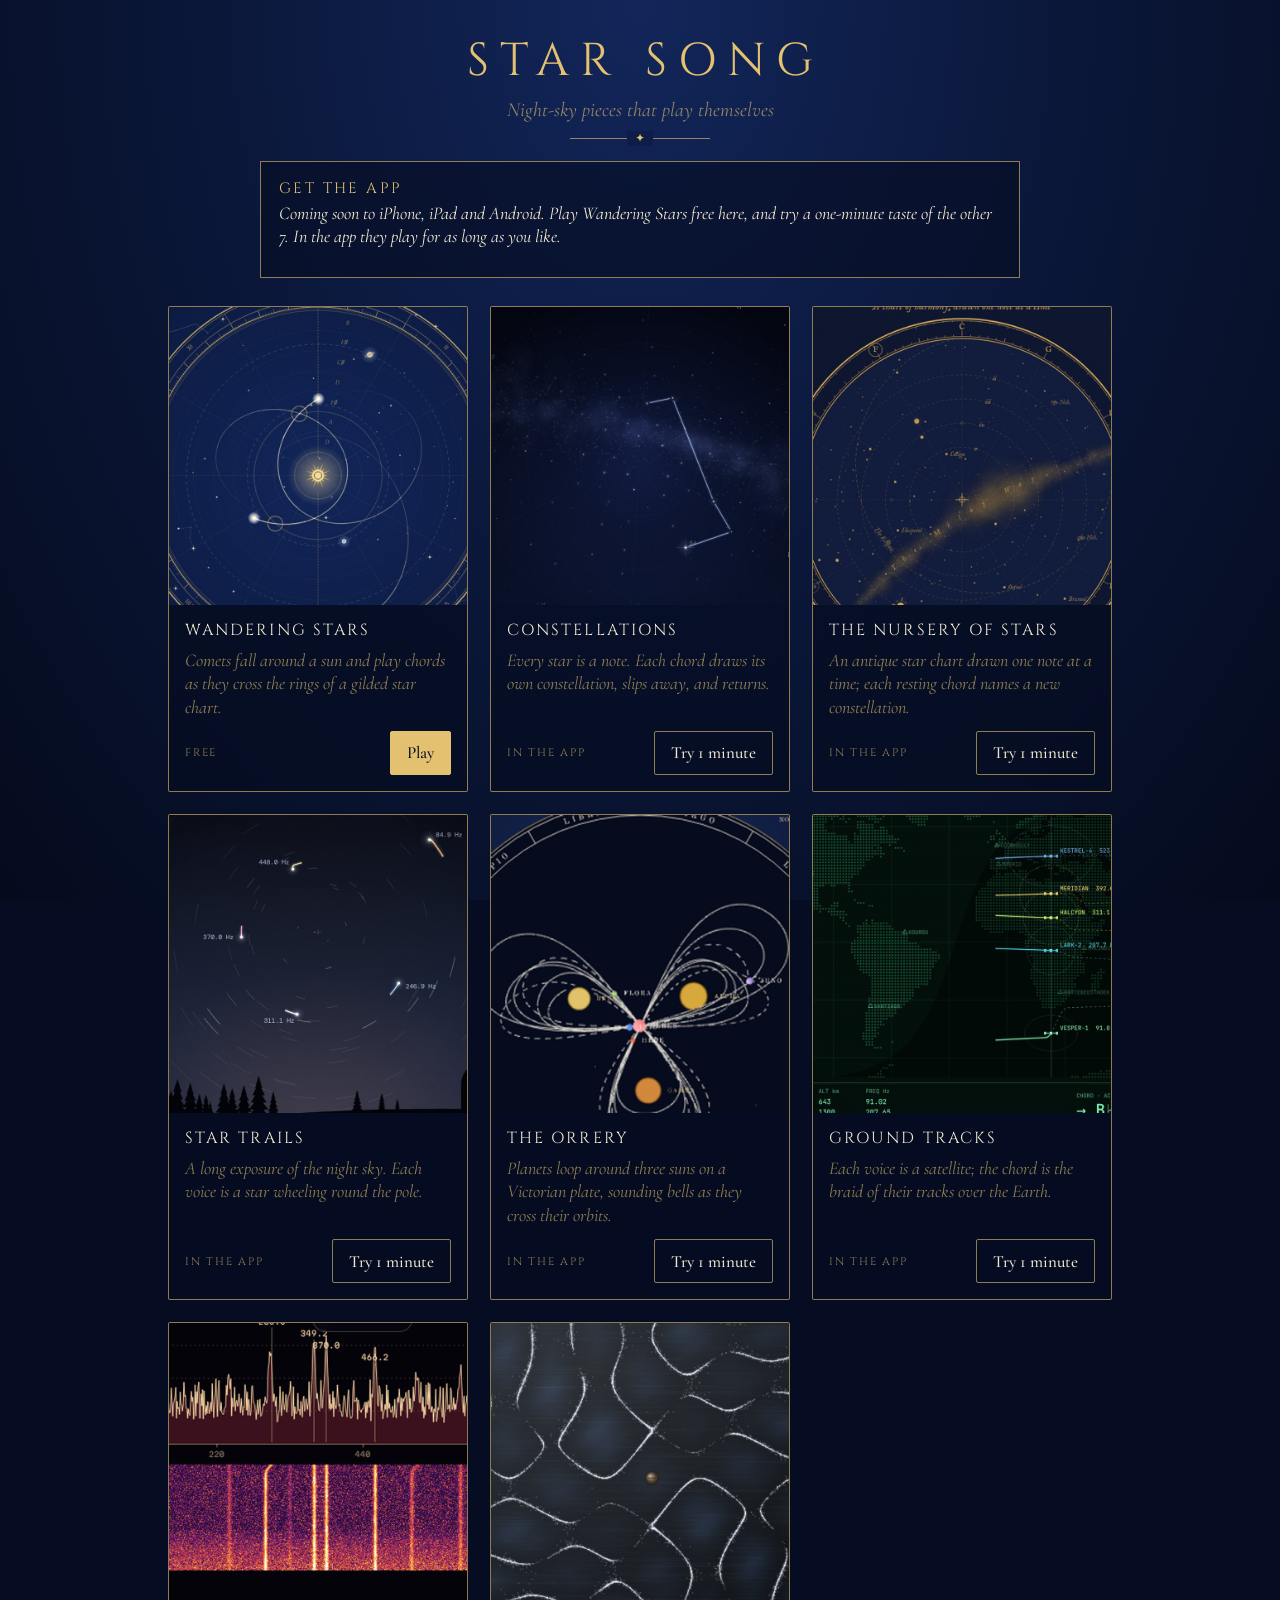
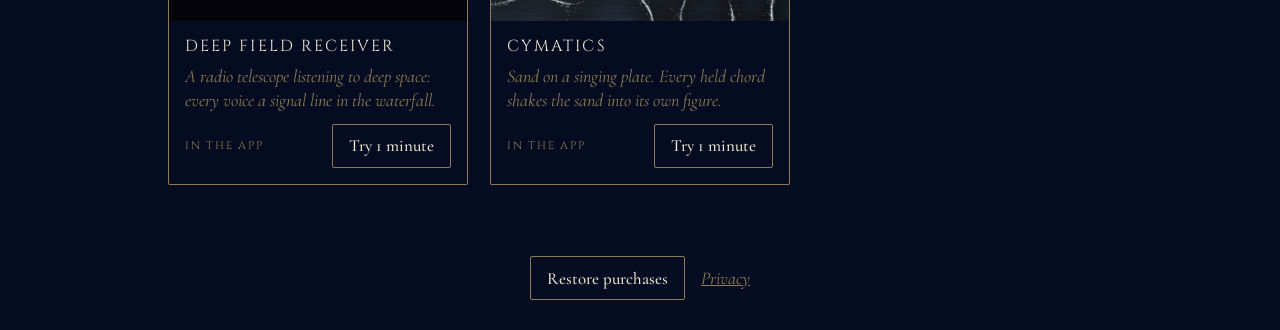
<file: Web/index.html>
<!DOCTYPE html>
<html lang="en">
<head>
<meta charset="utf-8">
<meta name="viewport" content="width=device-width, initial-scale=1, maximum-scale=1, user-scalable=no, viewport-fit=cover">
<title>Star Song: night-sky pieces that play themselves</title>
<meta name="description" content="Star Song is a collection of generative music pieces drawn from the night sky: comets, constellations, star trails and satellites that play chords as they move.">
<meta property="og:title" content="Star Song">
<meta property="og:description" content="Night-sky pieces that play themselves. Try Wandering Stars free.">
<meta property="og:image" content="pieces/wandering-stars/thumb.jpg">
<link rel="icon" href="icon.png">
<link rel="apple-touch-icon" href="icon.png">
<link rel="stylesheet" href="fonts/fonts.css">
<script src="pieces.js"></script>
<style>
/* layout: a title cartouche, the bundle panel, then a grid of square cards (one per piece), privacy and restore at the foot */
:root{--night:#0a1533;--night-2:#060d22;--gold:#e3c170;--gold-dim:rgba(227,193,112,.62);--text:#f3ead2;
  --display:"Cinzel","Times New Roman",serif;--body:"Cormorant Garamond",Georgia,serif;color-scheme:dark}
*{box-sizing:border-box}
html,body{margin:0;min-height:100%}
body{background:radial-gradient(ellipse at 50% 0%,#12265a 0%,#0b183b 45%,#050b1d 100%) fixed var(--night-2);color:var(--text);font-family:var(--body);font-size:18px;
  padding:calc(30px + env(safe-area-inset-top,0px)) calc(20px + env(safe-area-inset-right,0px)) calc(30px + env(safe-area-inset-bottom,0px)) calc(20px + env(safe-area-inset-left,0px));
  -webkit-text-size-adjust:100%;-webkit-tap-highlight-color:transparent}
html.in-app body{-webkit-user-select:none;user-select:none;-webkit-touch-callout:none}
header{text-align:center;margin:0 auto 22px;max-width:640px}
h1{font-family:var(--display);font-weight:400;font-size:clamp(28px,7vw,46px);letter-spacing:.24em;text-transform:uppercase;color:var(--gold);margin:0;padding-left:.24em}
header p{margin:6px 0 0;font-style:italic;color:var(--gold-dim);font-size:20px}
.rule{width:140px;height:1px;background:var(--gold-dim);margin:16px auto 0;position:relative}
.rule::after{content:"\2726";position:absolute;left:50%;top:50%;transform:translate(-50%,-55%);background:#0e1d47;color:var(--gold);padding:0 8px;font-size:12px}
.panel{max-width:760px;margin:0 auto 28px;border:1px solid var(--gold-dim);background:rgba(6,13,34,.6);padding:16px 18px;display:flex;flex-wrap:wrap;gap:12px 18px;align-items:center;justify-content:space-between}
.panel h2{font-family:var(--display);font-weight:400;font-size:15px;letter-spacing:.16em;text-transform:uppercase;margin:0 0 3px;color:var(--gold)}
.panel p{margin:0;font-style:italic;color:var(--text);line-height:1.3}
.panel .acts{display:flex;flex-wrap:wrap;gap:8px}
.panel[hidden]{display:none}
.grid{display:grid;grid-template-columns:repeat(auto-fit,minmax(230px,300px));justify-content:center;gap:22px;max-width:1300px;margin:0 auto}
.card{background:rgba(6,13,34,.72);border:1px solid var(--gold-dim);border-radius:2px;overflow:hidden;display:flex;flex-direction:column}
.thumb{position:relative;display:block;width:100%;aspect-ratio:1;background:#0b183b;border:0;padding:0;cursor:pointer}
.thumb img{width:100%;height:100%;object-fit:cover;display:block}
.thumb .lock{position:absolute;right:10px;top:10px;width:30px;height:30px;border-radius:50%;background:rgba(6,13,34,.8);border:1px solid var(--gold-dim);display:flex;align-items:center;justify-content:center}
.body{padding:14px 16px 16px;display:flex;flex-direction:column;gap:8px;flex:1}
h3{font-family:var(--display);font-weight:400;font-size:16px;letter-spacing:.13em;text-transform:uppercase;margin:0;color:var(--text)}
.blurb{margin:0;font-style:italic;color:var(--gold-dim);line-height:1.3;flex:1}
.row{display:flex;align-items:center;justify-content:space-between;gap:10px;margin-top:4px}
.tag{font-family:var(--display);font-size:11px;letter-spacing:.16em;text-transform:uppercase;color:var(--gold-dim)}
button,a.btn{font:500 17px/1 var(--body);color:var(--text);background:transparent;border:1px solid var(--gold-dim);border-radius:2px;padding:11px 16px;min-height:44px;cursor:pointer;text-decoration:none;display:inline-flex;align-items:center;justify-content:center;-webkit-appearance:none;appearance:none}
button:active,a.btn:active{border-color:var(--gold)}
@media (hover:hover){button:hover,a.btn:hover{border-color:var(--gold);color:var(--gold)}}
button.primary,a.btn.primary{background:var(--gold);color:var(--night-2);border-color:var(--gold)}
@media (hover:hover){button.primary:hover,a.btn.primary:hover{color:var(--night-2);filter:brightness(1.08)}}
button:disabled{opacity:.45;cursor:default}
button:focus-visible,a:focus-visible{outline:2px solid var(--gold);outline-offset:2px}
footer{text-align:center;margin:34px auto 0;color:var(--gold-dim);font-style:italic}
footer a{color:var(--gold-dim)}
.msg{min-height:1.4em;margin:0 0 12px;color:var(--gold)}
.foot-acts{display:flex;gap:16px;justify-content:center;align-items:center;flex-wrap:wrap}
</style>
</head>
<body>
<header><h1 id="title">Star Song</h1><p id="sub"></p><div class="rule"></div></header>

<section class="panel" id="buyPanel" hidden>
  <div><h2 id="buyTitle">The whole collection</h2><p id="buyText"></p></div>
  <div class="acts"><button type="button" class="primary" id="buy">Unlock all</button></div>
</section>

<section class="panel" id="webPanel" hidden>
  <div><h2>Get the app</h2><p id="webText"></p></div>
  <div class="acts" id="webLinks"></div>
</section>

<main class="grid" id="grid"></main>

<footer>
  <p class="msg" id="msg" role="status"></p>
  <div class="foot-acts">
    <button type="button" id="restore" hidden>Restore purchases</button>
    <a href="privacy.html" id="privacy">Privacy</a>
  </div>
</footer>

<script>
(()=>{'use strict';
const P=window.PIECES||[],C=window.COLLECTION||{},$=s=>document.querySelector(s);
const ios=!!(window.webkit&&window.webkit.messageHandlers&&window.webkit.messageHandlers.store);
const android=!!window.StarSongAndroid, app=ios||android;
document.documentElement.classList.add(app?'in-app':'on-web');
const BUNDLE=C.bundleProductId, paidCount=P.filter(p=>!p.free).length;
let price='',owned=new Set(),busy=false;

/* ---- talking to the app's store ---- */
function store(action,arg){
  try{
    if(ios){window.webkit.messageHandlers.store.postMessage(action==='products'?{action,ids:arg}:action==='buy'?{action,id:arg}:{action});return true;}
    if(android){const A=window.StarSongAndroid;if(action==='products')A.products(JSON.stringify(arg));else if(action==='buy')A.buy(arg);else A.restore();return true;}
  }catch(e){}
  return false;
}
/* called by the app whenever prices or purchases change */
window.__storeUpdate=u=>{
  if(u.prices&&u.prices[BUNDLE])price=u.prices[BUNDLE];
  if(u.owned)owned=new Set(u.owned);
  busy=false;if(u.message)say(u.message);render();
};
const hasAll=()=>owned.has(BUNDLE);
const unlocked=p=>p.free||hasAll();
function say(t){$('#msg').textContent=t||'';}
function buy(){if(busy)return;if(!price){say('The collection’s price is still loading. Please check your connection and try again.');store('products',[BUNDLE]);return;}busy=true;say('');render();store('buy',BUNDLE);}
function open(p,taste){location.href='pieces/'+p.id+'/index.html';}

const LOCK='<svg width="14" height="14" viewBox="0 0 16 16" fill="none" stroke="#e3c170" stroke-width="1.5"><rect x="3" y="7" width="10" height="7" rx="1"/><path d="M5.5 7V5a2.5 2.5 0 0 1 5 0v2"/></svg>';

function render(){
  $('#title').textContent=C.title||'';$('#sub').textContent=C.subtitle||'';
  /* the bundle panel (apps) or the get-the-app panel (website) */
  if(app){
    $('#restore').hidden=false;
    const bp=$('#buyPanel');bp.hidden=false;
    if(hasAll()){
      $('#buyTitle').textContent='Thank you';$('#buyText').textContent='The whole collection is yours, on every device signed in with this account.';$('#buy').hidden=true;
    }else{
      $('#buyTitle').textContent=C.bundleName||'The whole collection';
      $('#buyText').textContent='Wandering Stars is free. Unlock the other '+paidCount+' pieces, and any added later, with one purchase.';
      const b=$('#buy');b.hidden=false;b.disabled=busy;b.textContent=busy?'Buying…':price?'Unlock all · '+price:'Unlock all';b.onclick=buy;
    }
  }else{
    $('#webPanel').hidden=false;
    const links=$('#webLinks');links.textContent='';
    const add=(url,label)=>{if(!url)return;const a=document.createElement('a');a.className='btn primary';a.href=url;a.target='_blank';a.rel='noopener';a.textContent=label;links.appendChild(a);};
    add(C.appStoreUrl,'App Store');add(C.playStoreUrl,'Google Play');
    $('#webText').textContent=(links.children.length?'':'Coming soon to iPhone, iPad and Android. ')+
      'Play Wandering Stars free here, and try a one-minute taste of the other '+paidCount+'. In the app they play for as long as you like.';
  }
  /* the cards */
  const g=$('#grid');g.textContent='';
  for(const p of P){
    const card=document.createElement('article');card.className='card';
    const th=document.createElement('button');th.className='thumb';th.type='button';th.setAttribute('aria-label',p.title);
    const img=document.createElement('img');img.src='pieces/'+p.id+'/thumb.jpg';img.alt='';img.loading='lazy';th.appendChild(img);
    const body=document.createElement('div');body.className='body';
    const h=document.createElement('h3');h.textContent=p.title;
    const bl=document.createElement('p');bl.className='blurb';bl.textContent=p.blurb||'';
    const row=document.createElement('div');row.className='row';
    const tag=document.createElement('span');tag.className='tag';
    const btn=document.createElement('button');btn.type='button';
    if(app){
      if(unlocked(p)){tag.textContent=p.free?'Free':'Yours';btn.textContent='Open';btn.className='primary';btn.onclick=th.onclick=()=>open(p);}
      else{
        tag.textContent='In the collection';btn.textContent=price?'Unlock · '+price:'Unlock';btn.disabled=busy;
        const lk=document.createElement('span');lk.className='lock';lk.innerHTML=LOCK;th.appendChild(lk);
        btn.onclick=th.onclick=buy;
      }
    }else{
      if(p.free){tag.textContent='Free';btn.textContent='Play';btn.className='primary';}
      else{tag.textContent='In the app';btn.textContent='Try 1 minute';}
      btn.onclick=th.onclick=()=>open(p);
    }
    row.append(tag,btn);body.append(h,bl,row);card.append(th,body);g.appendChild(card);
  }
}
$('#restore').onclick=()=>{say('Checking your purchases…');store('restore');};
if(app)$('#privacy').hidden=true;
render();
if(app)store('products',[BUNDLE]);
})();
</script>
</body>
</html>
</file>
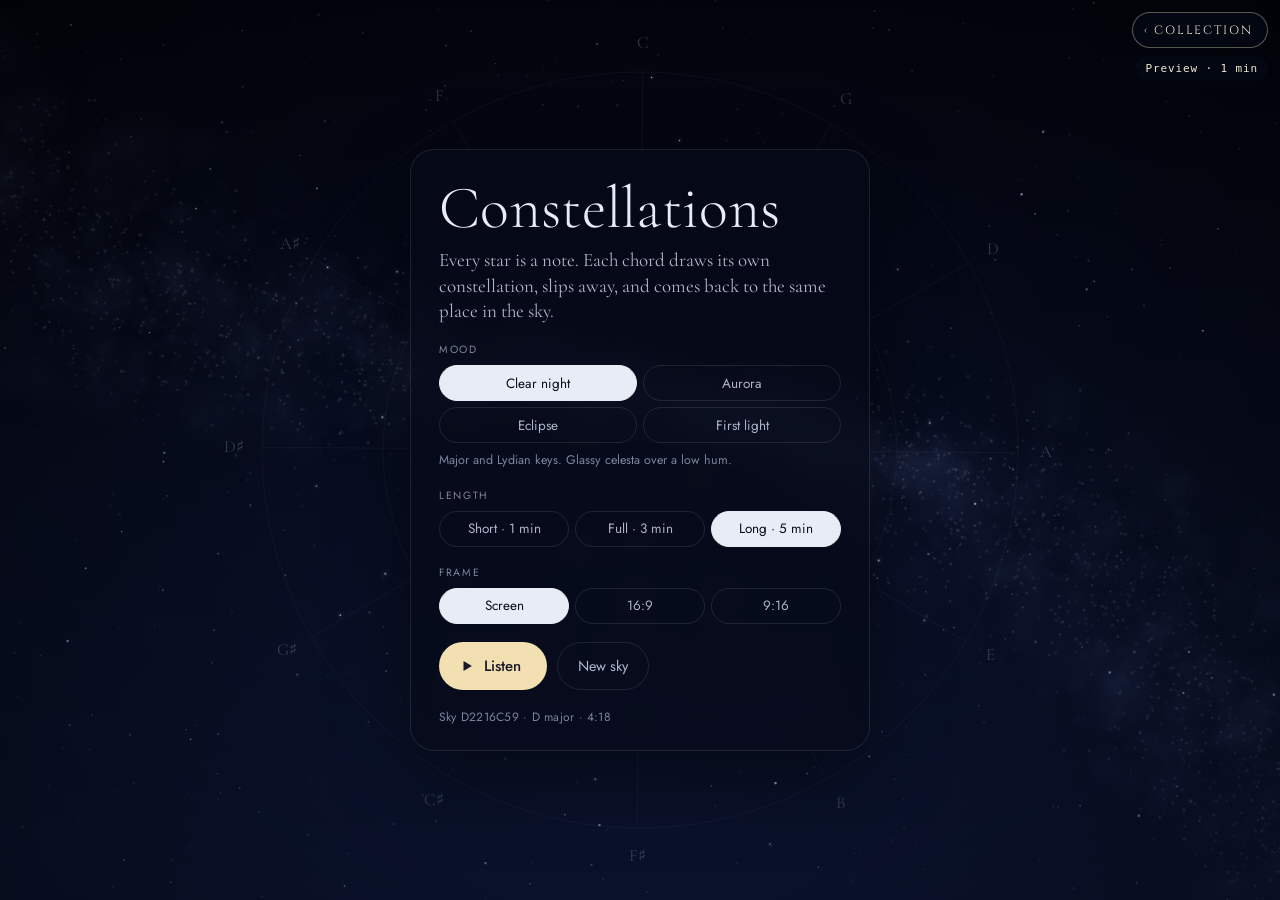
<file: Web/pieces/constellations/index.html>
<!DOCTYPE html>
<html lang="en" data-home="tr">
<head>
<meta charset="utf-8">
<meta name="viewport" content="width=device-width, initial-scale=1, maximum-scale=1, user-scalable=no, viewport-fit=cover">
<title>Constellations</title>
<link rel="stylesheet" href="../../fonts/fonts.css">
<script src="../../pieces.js"></script>
<script src="../../shared/host.js"></script>
<style>
:root{
  --ink:#e8ecf6; --ink-2:#aeb6cc; --ink-3:#7c869f; --line:rgba(255,255,255,.1);
  --card:rgba(7,10,24,.66); --gold:#f2dfb2; --gold-ink:#16182a;
  --serif:"Cormorant Garamond",Georgia,serif; --sans:"Jost",system-ui,-apple-system,sans-serif;
}
*{box-sizing:border-box}
html,body{height:100%;margin:0}
body{background:#000;color:var(--ink);font-family:var(--sans);overflow:hidden;-webkit-font-smoothing:antialiased}
#sky{position:absolute;left:50%;top:50%;transform:translate(-50%,-50%);display:block;touch-action:manipulation}
body.idle{cursor:none}
button{font:inherit;color:inherit;background:none;border:0;padding:0;margin:0;cursor:pointer}
button:focus-visible{outline:2px solid var(--gold);outline-offset:3px}
.hide{opacity:0!important;visibility:hidden!important;pointer-events:none!important}

.overlay{position:fixed;inset:0;display:grid;place-items:center;z-index:5;
  padding:calc(env(safe-area-inset-top,0px) + 16px) 16px calc(env(safe-area-inset-bottom,0px) + 16px);
  transition:opacity .5s ease,visibility 0s linear 0s;overflow-y:auto}
.card{width:min(460px,100%);padding:30px 28px 24px;border-radius:24px;background:var(--card);
  border:1px solid var(--line);backdrop-filter:blur(16px);-webkit-backdrop-filter:blur(16px);
  box-shadow:0 30px 80px rgba(0,0,0,.45);display:flex;flex-direction:column;gap:18px}
h1{margin:0;font-family:var(--serif);font-weight:300;font-size:clamp(44px,8vw,60px);line-height:.95;letter-spacing:.005em}
h2{margin:0;font-family:var(--serif);font-weight:400;font-style:italic;font-size:30px;line-height:1.05}
.lede{margin:0;font-family:var(--serif);font-size:19px;line-height:1.35;color:var(--ink-2)}
.grp{display:flex;flex-direction:column;gap:8px}
.lab{font-size:10.5px;letter-spacing:.16em;text-transform:uppercase;color:var(--ink-3)}
.seg{display:grid;gap:6px}
.seg.c2{grid-template-columns:repeat(2,minmax(0,1fr))}
.seg.c3{grid-template-columns:repeat(3,minmax(0,1fr))}
.seg button{height:36px;border-radius:999px;border:1px solid var(--line);font-size:13.5px;color:var(--ink-2);padding:0 8px;white-space:nowrap}
.seg button:hover{border-color:rgba(255,255,255,.28);color:var(--ink)}
.seg button[aria-pressed="true"]{background:var(--ink);border-color:var(--ink);color:#0a0d1c}
.note{margin:0;font-size:12.5px;line-height:1.5;color:var(--ink-3);min-height:1.5em}
.row{display:flex;gap:10px;flex-wrap:wrap;align-items:center}
.primary{display:inline-flex;align-items:center;gap:10px;height:48px;padding:0 26px 0 21px;border-radius:999px;
  background:var(--gold);color:var(--gold-ink);font-weight:500;font-size:15px}
.primary:hover{filter:brightness(1.06)}
.primary svg{width:14px;height:14px}
.ghost{height:48px;padding:0 20px;border-radius:999px;border:1px solid var(--line);font-size:14.5px;color:var(--ink-2)}
.ghost:hover{border-color:rgba(255,255,255,.3);color:var(--ink)}
.meta{margin:0;font-size:12px;color:var(--ink-3);letter-spacing:.02em}
.small{font-size:12.5px;line-height:1.5;color:var(--ink-3);margin:0}
video{width:100%;max-height:46vh;border-radius:14px;background:#000;display:block}

.bar{position:fixed;left:50%;transform:translateX(-50%);bottom:calc(env(safe-area-inset-bottom,0px) + 18px);z-index:4;
  display:flex;align-items:center;gap:2px;padding:6px;border-radius:999px;background:rgba(7,10,24,.62);
  border:1px solid var(--line);backdrop-filter:blur(14px);-webkit-backdrop-filter:blur(14px);
  transition:opacity .45s ease,transform .45s ease}
.bar.away{opacity:0;transform:translate(-50%,12px)}
.ic{width:42px;height:42px;border-radius:50%;display:grid;place-items:center;color:var(--ink-2)}
.ic:hover{background:rgba(255,255,255,.08);color:var(--ink)}
.ic svg{width:18px;height:18px}
.ic.main{background:var(--gold);color:var(--gold-ink)}
.ic.main:hover{background:var(--gold);filter:brightness(1.06)}
.ic.rec svg{color:#ff6b6b}
.txt{height:42px;padding:0 14px;border-radius:999px;font-size:12.5px;color:var(--ink-2);white-space:nowrap}
.txt:hover{background:rgba(255,255,255,.08);color:var(--ink)}
.sep{width:1px;height:22px;background:var(--line);margin:0 4px}

.pill{position:fixed;top:calc(env(safe-area-inset-top,0px) + 14px);left:50%;transform:translateX(-50%);z-index:6;
  display:flex;align-items:center;gap:12px;padding:8px 8px 8px 16px;border-radius:999px;background:rgba(7,10,24,.72);
  border:1px solid var(--line);font-size:13px;font-variant-numeric:tabular-nums;transition:opacity .3s}
.dot{width:9px;height:9px;border-radius:50%;background:#ff5a5a;animation:pulse 1.4s ease-in-out infinite}
@keyframes pulse{50%{opacity:.35}}
.pill button{height:30px;padding:0 14px;border-radius:999px;border:1px solid var(--line);font-size:12.5px;color:var(--ink-2)}
#toast{position:fixed;left:50%;bottom:calc(env(safe-area-inset-bottom,0px) + 88px);transform:translateX(-50%);z-index:9;
  padding:10px 18px;border-radius:999px;background:rgba(232,236,246,.94);color:#0a0d1c;font-size:13.5px;
  opacity:0;transition:opacity .3s;pointer-events:none;max-width:90vw;text-align:center}
#toast.on{opacity:1}
@media (max-width:520px){.txt{display:none}.card{padding:24px 20px 20px}}
@media (prefers-reduced-motion:reduce){.overlay,.bar{transition:none}}
html,body{-webkit-user-select:none;user-select:none;-webkit-touch-callout:none;-webkit-tap-highlight-color:transparent}
html.in-app #fs{display:none!important}
#frameBtn,#recBar,#recOpen,#recCard,#doneCard{display:none!important}
</style>
</head>
<body>
<canvas id="sky" role="img" aria-label="A night sky where every star is a musical note. Chords draw constellations that fade and return."></canvas>

<div class="overlay" id="menu">
  <div class="card">
    <div style="display:flex;flex-direction:column;gap:10px">
      <h1>Constellations</h1>
      <p class="lede">Every star is a note. Each chord draws its own constellation, slips away, and comes back to the same place in the sky.</p>
    </div>
    <div class="grp" hidden><span class="lab">Mood</span><div class="seg c2" id="moodSeg"></div><p class="note" id="moodNote"></p></div>
    <div class="grp" hidden><span class="lab">Length</span><div class="seg c3" id="lenSeg"></div></div>
    <div class="grp" hidden><span class="lab">Frame</span><div class="seg c3" id="frameSeg"></div></div>
    <div class="row">
      <button class="primary" id="play" type="button"><svg viewBox="0 0 16 16" aria-hidden="true"><path d="M4 2.2v11.6L13.6 8z" fill="currentColor"/></svg><span>Listen</span></button>
      <button class="ghost" id="newSky" type="button">New sky</button>
      <button class="ghost" id="recOpen" type="button">Record</button>
    </div>
    <p class="meta" id="meta"></p>
  </div>
</div>

<div class="bar hide" id="bar">
  <button class="ic main" id="pp" type="button" aria-label="Pause"></button>
  <button class="ic" id="restart" type="button" aria-label="Start again" title="Start again"><svg viewBox="0 0 20 20" fill="none" stroke="currentColor" stroke-width="1.6" stroke-linecap="round" stroke-linejoin="round" aria-hidden="true"><path d="M4 10a6 6 0 1 0 1.8-4.3"/><path d="M3.8 3.2v3.4h3.4"/></svg></button>
  <button class="ic" id="newBar" type="button" aria-label="New sky" title="New sky"><svg viewBox="0 0 20 20" fill="none" stroke="currentColor" stroke-width="1.5" stroke-linejoin="round" aria-hidden="true"><path d="M10 2.5l1.7 4.6 4.8.2-3.8 3 1.3 4.7L10 12.3 6 15l1.3-4.7-3.8-3 4.8-.2z"/></svg></button>
  <span class="sep"></span>
  <button class="txt" id="frameBtn" type="button" title="Frame">Screen</button>
  <button class="txt" id="textBtn" type="button" title="Show or hide the writing">Text on</button>
  <button class="ic rec" id="recBar" type="button" aria-label="Record a video" title="Record a video"><svg viewBox="0 0 20 20" aria-hidden="true"><circle cx="10" cy="10" r="5.5" fill="currentColor"/></svg></button>
  <button class="ic" id="fs" type="button" aria-label="Full screen" title="Full screen"><svg viewBox="0 0 20 20" fill="none" stroke="currentColor" stroke-width="1.6" stroke-linecap="round" stroke-linejoin="round" aria-hidden="true"><path d="M3.5 7.5v-4h4M12.5 3.5h4v4M16.5 12.5v4h-4M7.5 16.5h-4v-4"/></svg></button>
  <button class="ic" id="menuBtn" type="button" aria-label="Back to settings" title="Settings"><svg viewBox="0 0 20 20" fill="none" stroke="currentColor" stroke-width="1.6" stroke-linecap="round" aria-hidden="true"><path d="M4 6h12M4 10h12M4 14h12"/></svg></button>
</div>

<div class="overlay hide" id="recCard">
  <div class="card">
    <h2>Record a video</h2>
    <p class="small">The piece plays from the beginning and is recorded straight from this page, sound included. Keep this tab open and visible until it finishes.</p>
    <div class="grp"><span class="lab">Format</span><div class="seg c2" id="recFrameSeg"></div></div>
    <div class="grp"><span class="lab">Length</span><div class="seg c3" id="recLenSeg"></div><p class="note" id="recNote"></p></div>
    <div class="row">
      <button class="primary" id="recGo" type="button"><svg viewBox="0 0 16 16" aria-hidden="true"><circle cx="8" cy="8" r="5" fill="currentColor"/></svg><span>Start recording</span></button>
      <button class="ghost" id="recCancel" type="button">Cancel</button>
    </div>
  </div>
</div>

<div class="overlay hide" id="doneCard">
  <div class="card">
    <h2>Your video is ready</h2>
    <video id="preview" controls playsinline></video>
    <p class="meta" id="doneMeta"></p>
    <div class="row">
      <button class="primary" id="save" type="button"><svg viewBox="0 0 16 16" aria-hidden="true" fill="none" stroke="currentColor" stroke-width="1.8" stroke-linecap="round" stroke-linejoin="round"><path d="M8 2v8M4.5 6.5 8 10l3.5-3.5M3 13.5h10"/></svg><span>Save video</span></button>
      <button class="ghost" id="discard" type="button">Close</button>
    </div>
  </div>
</div>

<div class="pill hide" id="recPill"><span class="dot"></span><span id="recTime">Recording</span><button id="recStop" type="button">Cancel</button></div>
<div id="toast" role="status" aria-live="polite"></div>

<script>
(() => {
'use strict';
const $ = (s) => document.querySelector(s);
const TAU = Math.PI * 2;
const clamp = (x, a, b) => Math.max(a, Math.min(b, x));
const mtof = (m) => 440 * Math.pow(2, (m - 69) / 12);
const fmt = (s) => { s = Math.max(0, Math.floor(s)); return Math.floor(s / 60) + ':' + String(s % 60).padStart(2, '0'); };
const hex = (s) => (s >>> 0).toString(16).toUpperCase().padStart(8, '0');
const rgba = (c, a) => `rgba(${c[0]},${c[1]},${c[2]},${a})`;

function mulberry32(a) {
  a = a >>> 0;
  return function () {
    a = (a + 0x6D2B79F5) >>> 0;
    let t = a;
    t = Math.imul(t ^ (t >>> 15), t | 1);
    t ^= t + Math.imul(t ^ (t >>> 7), t | 61);
    return ((t ^ (t >>> 14)) >>> 0) / 4294967296;
  };
}
function pickW(R, items) {
  let tot = 0; for (const it of items) tot += it[1];
  let r = R() * tot;
  for (const it of items) { r -= it[1]; if (r <= 0) return it[0]; }
  return items[items.length - 1][0];
}
const gauss = (R) => (R() + R() + R() - 1.5) * 1.15;

// ---------- music theory ----------
const SHARP = ['C', 'C♯', 'D', 'D♯', 'E', 'F', 'F♯', 'G', 'G♯', 'A', 'A♯', 'B'];
const FLAT = ['C', 'D♭', 'D', 'E♭', 'E', 'F', 'G♭', 'G', 'A♭', 'A', 'B♭', 'B'];
const SCALES = {
  ionian: [0, 2, 4, 5, 7, 9, 11], lydian: [0, 2, 4, 6, 7, 9, 11], mixolydian: [0, 2, 4, 5, 7, 9, 10],
  dorian: [0, 2, 3, 5, 7, 9, 10], aeolian: [0, 2, 3, 5, 7, 8, 10], phrygian: [0, 1, 3, 5, 7, 8, 10],
};
const MODE_NAME = { ionian: 'major', lydian: 'Lydian', mixolydian: 'Mixolydian', dorian: 'Dorian', aeolian: 'minor', phrygian: 'Phrygian' };
const REL = { ionian: 0, lydian: 7, mixolydian: 5, dorian: 10, aeolian: 3, phrygian: 8 };
const FLAT_SET = new Set([5, 10, 3, 8, 1]);

// tim: [FM ratio, FM index, decay seconds, gain]
const MOODS = {
  clear: {
    label: 'Clear night', note: 'Major and Lydian keys. Glassy celesta over a low hum.',
    modes: ['ionian', 'lydian'], keys: [0, 2, 4, 7, 9, 5], bpm: 66, ninth: 0.6, wet: 0.4,
    tim: { arp: [3, 1.5, 2.4, 0.9], mel: [2, 1.1, 3.2, 1], bloom: [1, 0.7, 5, 0.8], bass: [1, 1.2, 6, 1.15] },
    pal: { bg: ['#02040d', '#0b1430'], neb: [80, 110, 255], line: [200, 218, 255], trail: [255, 214, 150], band: [150, 170, 255], hz: null },
  },
  aurora: {
    label: 'Aurora', note: 'Dorian and Mixolydian. Soft bells under green light.',
    modes: ['dorian', 'mixolydian'], keys: [2, 9, 4, 7, 11], bpm: 62, ninth: 0.7, wet: 0.46,
    tim: { arp: [2, 1.7, 2.8, 0.85], mel: [2, 1.0, 3.6, 1], bloom: [1, 0.6, 5.5, 0.8], bass: [1, 1.0, 6.5, 1.15] },
    pal: { bg: ['#020a0c', '#071e26'], neb: [40, 220, 160], line: [190, 255, 228], trail: [255, 190, 225], band: [120, 230, 200], hz: [40, 200, 150] },
  },
  eclipse: {
    label: 'Eclipse', note: 'Minor and Phrygian. Gong-like bells in a crimson dark.',
    modes: ['aeolian', 'phrygian'], keys: [9, 4, 2, 11, 0], bpm: 56, ninth: 0.5, wet: 0.5,
    tim: { arp: [1.41, 2.0, 3.0, 0.8], mel: [2, 1.3, 3.6, 0.95], bloom: [1.41, 0.8, 6, 0.75], bass: [1, 1.6, 7, 1.2] },
    pal: { bg: ['#05020a', '#1a0618'], neb: [210, 50, 110], line: [255, 205, 215], trail: [255, 170, 110], band: [220, 120, 170], hz: null },
  },
  dawn: {
    label: 'First light', note: 'A bright Lydian lift. Music-box bells as the sky warms.',
    modes: ['lydian', 'ionian'], keys: [5, 10, 3, 0, 7], bpm: 72, ninth: 0.65, wet: 0.36,
    tim: { arp: [3.5, 1.2, 2.0, 0.9], mel: [3, 0.9, 2.8, 1], bloom: [1, 0.6, 4.5, 0.8], bass: [1, 1.1, 5.5, 1.15] },
    pal: { bg: ['#060920', '#2a1736'], neb: [255, 140, 110], line: [255, 236, 215], trail: [255, 226, 150], band: [255, 190, 200], hz: [255, 150, 100] },
  },
};
const LENGTHS = { short: { label: 'Short · 1 min' }, full: { label: 'Full · 3 min' }, long: { label: 'Long · 5 min' } };
const FRAMES = { fill: 'Screen', landscape: '16:9', portrait: '9:16' };

const A_MAJ = [[0, 5, 3, 4], [0, 3, 5, 4], [0, 2, 5, 3], [0, 5, 1, 4], [0, 4, 5, 3], [0, 1, 3, 4]];
const A_MIN = [[0, 5, 2, 6], [0, 3, 5, 6], [0, 6, 5, 6], [0, 2, 3, 6], [0, 5, 3, 4], [0, 3, 6, 2]];
const B_MAJ = [[3, 2, 5], [5, 2, 3], [1, 5, 3], [2, 5, 3], [3, 5, 1], [5, 3, 1]];
const B_MIN = [[3, 5, 2], [5, 2, 3], [2, 6, 3], [6, 2, 5], [3, 6, 5]];

const SECS = {
  prelude: { label: 'Prelude', drone: true, arp: 0, pat: 'up', oct: 0, mel: 'none' },
  refrain: { label: 'Refrain', drone: true, arp: 0.55, pat: 'up', oct: 0, mel: 'motif' },
  away: { label: 'Away', drone: false, arp: 0.42, pat: 'wave', oct: 12, mel: 'answer' },
  ret: { label: 'Return', drone: true, arp: 0.6, pat: 'up', oct: 0, mel: 'motif' },
  retv: { label: 'Return', drone: true, arp: 0.72, pat: 'wave', oct: 0, mel: 'full' },
  far: { label: 'Far away', drone: false, arp: 0.5, pat: 'down', oct: 0, mel: 'seq' },
  further: { label: 'Further', drone: false, arp: 0.45, pat: 'rand', oct: 12, mel: 'answer' },
  coda: { label: 'Last light', drone: true, arp: 0.35, pat: 'down', oct: 0, mel: 'call' },
};
const NAMES = ['The Lantern', 'The Heron', 'The Ferryman', 'The Open Gate', 'The Harp', 'The Little Boat', 'The Keeper',
  'The Moth', 'The Bell Tower', 'The Sleeper', 'The Fox', 'The Kite', 'The Weaver', 'The Orchard', 'The Lighthouse',
  'The Wanderer', 'The Sparrow', 'The Well', 'The Reed Crown', 'The Ladder', 'The Sea Glass', 'The Hollow Oak',
  'The Lamplighter', 'The Swan', 'The Shepherd', 'The Compass', 'The Willow', 'The Kettle Drum'];

function symFor(root, ivs, flats) {
  const N = (flats ? FLAT : SHARP)[root];
  const has = (x) => ivs.includes(x);
  const sus = !has(3) && !has(4) && has(5);
  const minor = has(3);
  const s7 = has(11) ? 11 : has(10) ? 10 : null;
  const n9 = has(2), b9 = has(1);
  let q;
  if (sus) q = s7 === 10 ? (n9 ? '9sus4' : '7sus4') : 'sus4';
  else if (minor) q = s7 === 10 ? (n9 ? 'm9' : 'm7') : s7 === 11 ? 'm(maj7)' : (n9 ? 'm(add9)' : 'm');
  else q = s7 === 11 ? (n9 ? 'maj9' : 'maj7') : s7 === 10 ? (n9 ? '9' : '7') : (n9 ? 'add9' : '');
  if (b9) q += '(♭9)';
  return N + q;
}

function voice(root, ivs, R) {
  const bass = 38 + (((root - 38) % 12) + 12) % 12;
  const third = ivs.find((x) => x === 3 || x === 4) ?? (ivs.includes(5) ? 5 : null);
  const sev = ivs.find((x) => x === 10 || x === 11);
  const nin = ivs.find((x) => x === 1 || x === 2);
  const order = [7, third];
  if (sev != null) order.push(sev);
  if (nin != null) order.push(nin);
  if (R() < 0.55) order.push(third);
  const out = [bass];
  let cur = bass + 3;
  for (const iv of order) {
    if (iv == null) continue;
    let m = cur + 1 + ((((root + iv) - (cur + 1)) % 12) + 12) % 12;
    if (m - cur < 3) m += 12;
    if (m > 86) break;
    out.push(m); cur = m;
  }
  return out;
}

function compose(seed, moodKey, lenKey) {
  const R = mulberry32((seed ^ 0x9E3779B9) >>> 0);
  const pick = (a) => a[Math.floor(R() * a.length)];
  const M = MOODS[moodKey];
  const modeName = pick(M.modes), sc = SCALES[modeName], minor = sc[2] === 3;
  const key = pick(M.keys);
  const flats = FLAT_SET.has((key + REL[modeName]) % 12);
  let bpm = M.bpm;
  if (lenKey === 'short') bpm = Math.max(bpm, 70);
  if (lenKey === 'long') bpm -= 3;
  const beat = 60 / bpm, bar = beat * 4, e8 = beat / 2;

  const cache = new Map();
  function chordOn(k, deg) {
    const ck = k + ':' + deg;
    if (cache.has(ck)) return cache.get(ck);
    const pcAt = (j) => (k + sc[(deg + 2 * j) % 7]) % 12;
    const root = pcAt(0);
    const iv = (j) => (pcAt(j) - root + 12) % 12;
    let c = null;
    if (iv(2) === 7) {
      const ivs = [0, iv(1), 7];
      if (R() < 0.78) ivs.push(iv(3));
      if (iv(4) === 2 && R() < M.ninth) ivs.push(2);
      c = mkChord(root, ivs, symFor(root, ivs, flats));
    }
    cache.set(ck, c);
    return c;
  }
  function mkChord(root, ivs, sym, pivot) {
    const v = voice(root, ivs, R);
    return { root, ivs, sym, voicing: v, uppers: v.slice(1), pcs: new Set(ivs.map((x) => (root + x) % 12)),
      pivot: !!pivot, id: root + '|' + v.join('.') };
  }
  function getChord(k, deg) {
    for (const d of [deg, (deg + 5) % 7, (deg + 3) % 7, (deg + 1) % 7, (deg + 4) % 7]) {
      const c = chordOn(k, d); if (c) return c;
    }
    return chordOn(k, 0);
  }
  let pivotC = null;
  function pivot() {
    if (pivotC) return pivotC;
    const root = (key + 7) % 12;
    const ivs = minor ? [0, 4, 7, 10, 1] : [0, 5, 7, 10, 2];
    pivotC = mkChord(root, ivs, symFor(root, ivs, flats), true);
    return pivotC;
  }
  const progA = pick(minor ? A_MIN : A_MAJ).map((d) => getChord(key, d));
  const home = progA[0];
  const progB = pick(minor ? B_MIN : B_MAJ).map((d) => getChord(key, d)).concat([pivot()]);
  const kC = (key + pick(minor ? [3, 5, 8] : [5, 7, 9])) % 12;
  const progC = pick(minor ? A_MIN : A_MAJ).slice(0, 3).map((d) => getChord(kC, d)).concat([pivot()]);
  const kD = (key + pick([2, 10, 4])) % 12;
  const progD = pick(minor ? B_MIN : B_MAJ).map((d) => getChord(kD, d)).concat([pivot()]);
  const sub = getChord(key, minor ? 5 : 3);

  let plan;
  if (lenKey === 'short') {
    plan = [
      { s: 'prelude', chords: [home], bars: 2, cb: 2 },
      { s: 'refrain', chords: progA, bars: 4, cb: 1 },
      { s: 'away', chords: progB, bars: 4, cb: 1 },
      { s: 'retv', chords: progA, bars: 4, cb: 1 },
      { s: 'coda', chords: [home], bars: 1, cb: 1 },
    ];
  } else {
    plan = [
      { s: 'prelude', chords: [home], bars: 4, cb: 4 },
      { s: 'refrain', chords: progA, bars: 8, cb: 2 },
      { s: 'away', chords: progB, bars: 8, cb: 2 },
      { s: 'ret', chords: progA, bars: 8, cb: 2 },
      { s: 'far', chords: progC, bars: 8, cb: 2, key: kC },
    ];
    if (lenKey === 'long') plan.push(
      { s: 'ret', chords: progA, bars: 8, cb: 2 },
      { s: 'further', chords: progD, bars: 8, cb: 2, key: kD });
    plan.push(
      { s: 'retv', chords: progA, bars: 8, cb: 2 },
      { s: 'coda', chords: [home, sub, home], bars: 6, cb: 2 });
  }

  // motif: a two-bar call and answer, as scale steps
  const call = [0];
  for (const s of [2, 3, 4, 5, 6]) if (R() < 0.36) call.push(s);
  while (call.length < 3) { const s = pick([2, 3, 4, 6]); if (!call.includes(s)) call.push(s); }
  call.sort((a, b) => a - b);
  const ans = [8];
  for (const s of [10, 11, 12, 13]) if (R() < 0.38) ans.push(s);
  if (ans.length < 2) ans.push(12);
  ans.sort((a, b) => a - b);
  const steps = [[0, 1], [1, 3], [-1, 3], [2, 1.4], [-2, 1.4], [3, 0.5], [-3, 0.6], [4, 0.3]];
  const motif = [];
  let off = 0;
  for (const s of [...call, ...ans]) { motif.push({ slot: s, off }); off = clamp(off + pickW(R, steps), -3, 6); }
  motif[motif.length - 1].off = pick([0, 0, 2]);
  const d0 = pick([0, 2, 4]);

  const melMidi = (k, o) => {
    const i = (k <= 6 ? 35 : 28) + d0 + o;
    let m = 12 + k + 12 * Math.floor(i / 7) + sc[((i % 7) + 7) % 7];
    while (m < 66) m += 12; while (m > 91) m -= 12;
    return m;
  };
  const snap = (m, pcs) => {
    for (const d of [0, -1, 1, -2, 2, -3, 3]) if (pcs.has((((m + d) % 12) + 12) % 12)) return m + d;
    return m;
  };
  const droneRoot = 36 + (((key - 36) % 12) + 12) % 12;

  const ev = [];
  const note = (t, m, v, voiceName, extra) => ev.push(Object.assign({ t: Math.max(0, t), k: 'n', m, v, voice: voiceName }, extra || {}));
  let t = 0.15;
  plan.forEach((P, si) => {
    const S = SECS[P.s];
    const sk = P.key ?? key;
    ev.push({ t, k: 's', label: S.label, s: P.s, i: si });
    if (P.s === 'prelude') ev.push({ t: t + bar * (P.bars >= 4 ? 1 : 0.6), k: 'd', on: true, root: droneRoot });
    else ev.push({ t, k: 'd', on: S.drone, root: droneRoot });
    for (let b = 0; b < P.bars; b++) {
      const tb = t + b * bar;
      const ch = P.chords[Math.floor(b / P.cb) % P.chords.length];
      const chordStart = b % P.cb === 0;
      const lastBar = b === P.bars - 1;
      if (chordStart) {
        ev.push({ t: tb, k: 'c', ch });
        if (P.s === 'prelude') {
          const n = ch.voicing.length, span = P.bars * bar * 0.55;
          ch.voicing.forEach((m, i) => note(tb + 0.1 + i * (span / n), m, i === 0 ? 0.6 : 0.5, i === 0 ? 'bass' : 'bloom'));
        } else {
          note(tb, ch.voicing[0], 0.55, 'bass');
          ch.uppers.forEach((m, i) => note(tb + 0.012 + i * 0.045, m, 0.26 + R() * 0.05, 'bloom'));
        }
      }
      // arpeggio
      let dens = S.arp;
      if (P.s === 'prelude') dens = lastBar && P.bars > 1 ? 0.3 : 0;
      if (P.s === 'coda') dens = S.arp * (1 - b / P.bars);
      if (dens > 0) {
        const pool = ch.uppers.map((m) => m + S.oct).filter((m) => m <= 94);
        const n = pool.length;
        for (let s = 0; s < 8; s++) {
          if (s === 0 && chordStart) continue;
          if (R() > dens * (s % 2 ? 0.8 : 1.15)) continue;
          let idx;
          if (S.pat === 'up') idx = (s + b * 2) % n;
          else if (S.pat === 'down') idx = n - 1 - ((s + b * 2) % n);
          else if (S.pat === 'wave') { const per = Math.max(1, 2 * n - 2); const p = (s + b * 3) % per; idx = p < n ? p : per - p; }
          else idx = Math.floor(R() * n);
          note(tb + s * e8 + (R() - 0.5) * 0.014, pool[clamp(idx, 0, n - 1)], 0.19 + R() * 0.12 + (s === 4 ? 0.05 : 0), 'arp');
        }
      }
      // melody, in two-bar blocks
      if (S.mel !== 'none' && b % 2 === 0) {
        const block = b / 2;
        for (const nt of motif) {
          if (S.mel === 'answer' && (nt.slot < 8 || block % 2 === 1)) continue;
          if (S.mel === 'call' && (nt.slot >= 8 || b > 0)) continue;
          const nb = b + Math.floor(nt.slot / 8);
          if (nb >= P.bars) continue;
          let o = nt.off;
          if (S.mel === 'answer') o = -o + 2;
          if (S.mel === 'seq') o += 2;
          const chAt = P.chords[Math.floor(nb / P.cb) % P.chords.length];
          let m = melMidi(chAt.pivot ? key : sk, o);
          if (nt.slot % 4 === 0 || chAt.pivot) m = snap(m, chAt.pcs);
          const tn = t + nb * bar + (nt.slot % 8) * e8;
          const v = 0.5 + R() * 0.14 + (nt.slot === 0 ? 0.08 : 0);
          note(tn, m, v, 'mel');
          if (S.mel === 'full') note(tn + 3 * e8, m, v * 0.38, 'mel', { echo: true });
        }
      }
      if (P.s === 'coda' && lastBar) {
        home.voicing.forEach((m, i) => note(tb + beat * 1.5 + i * e8 * 0.9, m + (i === 0 ? 12 : 0), 0.34, 'bloom'));
        ev.push({ t: tb + bar * 0.6, k: 'd', on: false, root: droneRoot });
      }
    }
    t += P.bars * bar;
  });
  const end = t + 7;
  ev.push({ t: end, k: 'end' });
  ev.sort((a, b) => a.t - b.t);

  const names = NAMES.slice();
  for (let i = names.length - 1; i > 0; i--) { const j = Math.floor(R() * (i + 1)); [names[i], names[j]] = [names[j], names[i]]; }
  return { seed, moodKey, lenKey, M, key, modeName, flats, bpm, ev, dur: end,
    keyName: (flats ? FLAT : SHARP)[key] + ' ' + MODE_NAME[modeName], names };
}

// ---------- the sky ----------
const LO = 36, HI = 96;
let SKY = null;
function buildSky(seed) {
  const R = mulberry32((seed * 2654435761) >>> 0);
  const stars = [];
  for (let m = LO; m <= HI; m++) {
    const pc = m % 12, fi = (pc * 7) % 12;
    const rn = (m - LO) / (HI - LO);
    stars[m] = {
      a: fi / 12 * TAU - TAU / 4 + (R() - 0.5) * 0.26,
      r: 0.13 + 0.85 * rn + (R() - 0.5) * 0.04,
      size: 1.1 + (1 - rn) * 1.7 + R() * 0.6,
      b: 0.32 + R() * 0.36, sp: 0.6 + R() * 1.8, ph: R() * TAU,
      bk: Math.min(7, Math.floor(rn * 8)),
    };
  }
  const dust = [];
  for (let i = 0; i < 950; i++) {
    const big = R() < 0.07;
    dust.push({ a: R() * TAU, r: Math.sqrt(R()) * 0.5, s: big ? 2.2 : 1 + R() * 0.8, b: big ? 0.35 + R() * 0.4 : 0.1 + R() * R() * 0.55, sp: 0.4 + R() * 2.4, ph: R() * TAU });
  }
  SKY = { stars, dust, seed };
}

function starRGB(t) {
  const lo = [255, 192, 135], mid = [255, 246, 234], hi = [172, 202, 255];
  const L = (a, b, u) => a.map((x, i) => Math.round(x + (b[i] - x) * u));
  return t < 0.5 ? L(lo, mid, t / 0.5) : L(mid, hi, (t - 0.5) / 0.5);
}
function sprite(stops) {
  const c = document.createElement('canvas'); c.width = c.height = 128;
  const g = c.getContext('2d'), gr = g.createRadialGradient(64, 64, 0, 64, 64, 64);
  for (const [o, col] of stops) gr.addColorStop(o, col);
  g.fillStyle = gr; g.fillRect(0, 0, 128, 128);
  return c;
}
const HALO = [];
for (let b = 0; b < 8; b++) {
  const c = starRGB(b / 7);
  HALO.push(sprite([[0, rgba(c, 0.95)], [0.1, rgba(c, 0.5)], [0.35, rgba(c, 0.12)], [1, rgba(c, 0)]]));
}
const CORE = sprite([[0, 'rgba(255,255,255,1)'], [0.22, 'rgba(255,255,255,.9)'], [0.55, 'rgba(255,255,255,.18)'], [1, 'rgba(255,255,255,0)']]);
const SPARK = sprite([[0, 'rgba(255,250,235,1)'], [0.2, 'rgba(255,230,180,.7)'], [1, 'rgba(255,220,160,0)']]);

let bandCv = null;
function buildBand(col, seed) {
  const s = 1024; bandCv = document.createElement('canvas'); bandCv.width = bandCv.height = s;
  const b = bandCv.getContext('2d'), R = mulberry32((seed ^ 0xABCDEF) >>> 0);
  const yc = (u) => s * 0.5 + Math.sin(u * TAU * 0.8 + 1) * s * 0.1;
  b.globalCompositeOperation = 'lighter';
  for (let i = 0; i < 1300; i++) {
    const u = R(), x = u * s, spread = s * 0.075 * (0.6 + 0.4 * Math.sin(u * 9));
    const y = yc(u) + gauss(R) * spread, r = 3 + R() * R() * 30, a = 0.01 + R() * 0.028;
    const gr = b.createRadialGradient(x, y, 0, x, y, r);
    gr.addColorStop(0, rgba(col, a)); gr.addColorStop(1, rgba(col, 0));
    b.fillStyle = gr; b.fillRect(x - r, y - r, 2 * r, 2 * r);
  }
  b.fillStyle = '#e6ecff';
  for (let i = 0; i < 2600; i++) {
    const u = R(), x = u * s, y = yc(u) + gauss(R) * s * 0.06;
    b.globalAlpha = R() * 0.5; b.fillRect(x, y, 1, 1);
  }
  b.globalAlpha = 1;
}

// ---------- state ----------
const cv = $('#sky'), ctx = cv.getContext('2d');
const store = (() => { try { return window.localStorage; } catch (e) { return null; } })();
const load = (k, d) => { try { return (store && store.getItem('cst.' + k)) || d; } catch (e) { return d; } };
const keep = (k, v) => { try { store && store.setItem('cst.' + k, v); } catch (e) {} };

let moodKey = 'clear';
let lenKey = 'long';
let frameKey = 'fill';
let showText = load('text', '1') === '1';
let seed = (Math.random() * 4294967296) >>> 0;
let piece = null, sess = null, state = 'menu', V = null, G = null;
let recording = false, rec = null, recBlob = null, recExt = 'webm', recUrl = null, recInfo = '';

buildSky(seed);
function recompose() { piece = compose(seed, moodKey, lenKey); updateMeta(); }

// ---------- audio ----------
let AC = null, comp = null, outG = null, recDest = null, conv = null, noiseBuf = null;
function ensureAudio() {
  if (AC) return;
  const Ctor = window.AudioContext || window.webkitAudioContext;
  try { AC = new Ctor({ latencyHint: 'playback' }); } catch (e) { AC = new Ctor(); }
  comp = AC.createDynamicsCompressor();
  comp.threshold.value = -16; comp.knee.value = 14; comp.ratio.value = 3; comp.attack.value = 0.01; comp.release.value = 0.3;
  outG = AC.createGain(); outG.gain.value = 0.9;
  comp.connect(outG); outG.connect(AC.destination);
  try { recDest = AC.createMediaStreamDestination(); outG.connect(recDest); } catch (e) { recDest = null; }
  conv = AC.createConvolver();
  const sr = AC.sampleRate, len = Math.floor(sr * 5.5), buf = AC.createBuffer(2, len, sr), R = mulberry32(77);
  for (let ch = 0; ch < 2; ch++) {
    const d = buf.getChannelData(ch);
    for (let i = 0; i < len; i++) { const x = i / len; d[i] = (R() * 2 - 1) * Math.pow(1 - x, 2) * Math.exp(-x * 2.6) * Math.min(1, i / (sr * 0.015)); }
  }
  conv.buffer = buf;
  const wg = AC.createGain(); wg.gain.value = 0.85; conv.connect(wg); wg.connect(comp);
  noiseBuf = AC.createBuffer(1, sr * 2, sr);
  const nd = noiseBuf.getChannelData(0); for (let i = 0; i < nd.length; i++) nd[i] = R() * 2 - 1;
}
const rotAt = (s, t) => s.rot0 + t * TAU / 720;

function makeSession(p, rot0) {
  const s = { p, i: 0, q: [], start: AC.currentTime + 0.4, rot0, nodes: [] };
  s.dry = AC.createGain(); s.dry.connect(comp);
  s.send = AC.createGain(); s.send.gain.value = p.M.wet; s.send.connect(conv);
  const lp = AC.createBiquadFilter(); lp.type = 'lowpass'; lp.frequency.value = 650; lp.Q.value = 0.4;
  const dg = AC.createGain(); dg.gain.value = 0;
  const mk = (type, g) => { const o = AC.createOscillator(); o.type = type; const gg = AC.createGain(); gg.gain.value = g; o.connect(gg); gg.connect(lp); o.start(s.start); return o; };
  const o1 = mk('sine', 1), o2 = mk('triangle', 0.22), o3 = mk('sine', 0.32);
  const lfo = AC.createOscillator(); lfo.frequency.value = 0.06; const lg = AC.createGain(); lg.gain.value = 180; lfo.connect(lg); lg.connect(lp.frequency); lfo.start(s.start);
  lp.connect(dg); dg.connect(s.dry); const ds = AC.createGain(); ds.gain.value = 0.35; dg.connect(ds); ds.connect(s.send);
  s.drone = { dg, o1, o2, o3, lfo };
  setDrone(s, s.start, p.ev.find((e) => e.k === 'd')?.root ?? 40, 0.01);
  return s;
}
function setDrone(s, when, root, glide) {
  const d = s.drone;
  d.o1.frequency.setTargetAtTime(mtof(root), when, glide);
  d.o2.frequency.setTargetAtTime(mtof(root + 19), when, glide);
  d.o3.frequency.setTargetAtTime(mtof(root + 12) * 1.0025, when, glide);
}
function endSession(s) {
  if (!s || s.ended) return;
  s.ended = true;
  const t = AC.currentTime;
  for (const g of [s.dry.gain, s.send.gain]) { g.cancelScheduledValues(t); g.setValueAtTime(g.value, t); g.linearRampToValueAtTime(0, t + 0.25); }
  const d = s.drone;
  for (const o of [d.o1, d.o2, d.o3, d.lfo]) { try { o.stop(t + 0.4); } catch (e) {} }
  setTimeout(() => { try { s.dry.disconnect(); s.send.disconnect(); } catch (e) {} }, 9000);
}
function playNote(s, e) {
  const when = s.start + e.t;
  const [ratio, index, decay, gain] = s.p.M.tim[e.voice];
  const f = mtof(e.m);
  const car = AC.createOscillator(); car.frequency.value = f;
  const mod = AC.createOscillator(); mod.frequency.value = f * ratio;
  const mg = AC.createGain(); const dev = index * f * clamp(700 / f, 0.25, 1.5);
  mg.gain.setValueAtTime(dev, when); mg.gain.setTargetAtTime(dev * 0.06, when + 0.004, decay * 0.11);
  mod.connect(mg); mg.connect(car.frequency);
  const g = AC.createGain();
  const att = e.voice === 'bloom' ? 0.03 : 0.004;
  const amp = e.v * gain * 0.2 * clamp(Math.pow(440 / f, 0.2), 0.7, 1.4);
  g.gain.setValueAtTime(0, when); g.gain.linearRampToValueAtTime(amp, when + att); g.gain.setTargetAtTime(0, when + att, decay / 5);
  car.connect(g);
  let out = g;
  if (AC.createStereoPanner) {
    const st = SKY.stars[e.m];
    const pn = AC.createStereoPanner();
    pn.pan.value = st ? clamp(Math.cos(st.a + rotAt(s, e.t)) * st.r * 0.85, -0.85, 0.85) : 0;
    g.connect(pn); out = pn;
  }
  out.connect(s.dry); out.connect(s.send);
  const stop = when + decay + 0.4;
  car.start(when); mod.start(when); car.stop(stop); mod.stop(stop);
}
function swoosh(s, when) {
  const src = AC.createBufferSource(); src.buffer = noiseBuf;
  const bp = AC.createBiquadFilter(); bp.type = 'bandpass'; bp.Q.value = 1.6;
  bp.frequency.setValueAtTime(700, when); bp.frequency.exponentialRampToValueAtTime(4200, when + 1.3);
  const g = AC.createGain(); g.gain.setValueAtTime(0, when); g.gain.linearRampToValueAtTime(0.035, when + 0.35); g.gain.linearRampToValueAtTime(0, when + 1.5);
  src.connect(bp); bp.connect(g);
  let out = g;
  if (AC.createStereoPanner) { const pn = AC.createStereoPanner(); pn.pan.setValueAtTime(-0.6, when); pn.pan.linearRampToValueAtTime(0.6, when + 1.4); g.connect(pn); out = pn; }
  out.connect(s.dry); out.connect(s.send);
  src.start(when); src.stop(when + 1.6);
}
function schedule(s, e) {
  const when = s.start + e.t;
  if (e.k === 'n') playNote(s, e);
  else if (e.k === 'd') {
    const g = s.drone.dg.gain;
    g.setTargetAtTime(e.on ? 0.075 : 0, when, e.on ? 1.6 : 1.1);
    setDrone(s, when, e.root, 0.5);
  } else if (e.k === 's' && e.i > 0) swoosh(s, when);
  s.q.push(e);
}
function pump() {
  if (!sess || sess.ended || state !== 'playing' || !AC || AC.state !== 'running') return;
  const horizon = AC.currentTime - sess.start + 0.3;
  const ev = sess.p.ev;
  while (sess.i < ev.length && ev[sess.i].t < horizon) { schedule(sess, ev[sess.i]); sess.i++; }
}
setInterval(pump, 25);

// ---------- visual state ----------
function resetVisual() {
  V = { notes: [], cur: null, cs: new Map(), nameI: 0, trail: [], lastMel: null, labels: [], rings: [], meteors: [],
    sec: '', drone: 0, droneT: 0, retT: -99, retName: '' };
}
resetVisual();
const DECAY_V = { arp: 0.85, mel: 1.4, bloom: 2.3, bass: 2.8 };
function consume(now) {
  if (!sess) return;
  const q = sess.q;
  while (q.length && q[0].t <= now) {
    const e = q.shift();
    if (e.k === 'n') {
      V.notes.push(e);
      if (e.voice === 'mel' && !e.echo) { if (V.lastMel != null && V.lastMel !== e.m) V.trail.push({ a: V.lastMel, b: e.m, t: e.t }); V.lastMel = e.m; if (V.trail.length > 40) V.trail.shift(); }
    } else if (e.k === 'c') {
      if (V.cur) { const ps = V.cs.get(V.cur.id); if (ps) ps.off = e.t; }
      const ch = e.ch;
      let st = V.cs.get(ch.id);
      if (!st) { st = { ch, seen: false, on: 0, off: null, prevOff: null, name: '', edges: mst(ch.voicing) }; V.cs.set(ch.id, st); }
      const ret = st.seen && st.off != null && (e.t - st.off) > 5;
      if (!st.seen) { st.seen = true; st.name = piece.names[V.nameI++ % piece.names.length]; }
      st.prevOff = st.off; st.on = e.t; st.off = null;
      V.cur = ch;
      V.labels.push({ st, t: e.t, ret });
      if (ret) { V.rings.push({ st, t: e.t }); V.retT = e.t; V.retName = st.name; }
      if (V.labels.length > 6) V.labels.shift();
    } else if (e.k === 's') {
      V.sec = e.label;
      if (e.i > 0) {
        const R = Math.random, ang = (R() < 0.5 ? -1 : 1) * (0.25 + R() * 0.35);
        V.meteors.push({ t: e.t, x: 0.15 + R() * 0.5, y: 0.08 + R() * 0.25, dx: Math.cos(ang), dy: Math.abs(Math.sin(ang)) + 0.15 });
      }
    } else if (e.k === 'd') V.droneT = e.on ? 1 : 0;
  }
}
function mst(vs) {
  const P = vs.map((m) => { const s = SKY.stars[m]; return [Math.cos(s.a) * s.r, Math.sin(s.a) * s.r]; });
  const n = P.length, inT = [true], edges = [];
  for (let i = 1; i < n; i++) inT[i] = false;
  for (let k = 1; k < n; k++) {
    let best = null, bd = Infinity;
    for (let i = 0; i < n; i++) if (inT[i]) for (let j = 0; j < n; j++) if (!inT[j]) {
      const d = Math.hypot(P[i][0] - P[j][0], P[i][1] - P[j][1]);
      if (d < bd) { bd = d; best = [i, j]; }
    }
    if (!best) break;
    inT[best[1]] = true; edges.push([vs[best[0]], vs[best[1]]]);
  }
  return edges;
}

// ---------- layout ----------
function layout() {
  const vw = window.innerWidth, vh = window.innerHeight;
  let W, H, cw, ch;
  if (frameKey === 'fill') {
    const dpr = Math.min(2, window.devicePixelRatio || 1);
    W = Math.round(vw * dpr); H = Math.round(vh * dpr); cw = vw; ch = vh;
  } else {
    [W, H] = frameKey === 'portrait' ? [1080, 1920] : [1920, 1080];
    const s = Math.min(vw / W, vh / H); cw = W * s; ch = H * s;
  }
  if (cv.width !== W || cv.height !== H || !G) { cv.width = W; cv.height = H; rebuildStatic(); }
  cv.style.width = cw + 'px'; cv.style.height = ch + 'px';
}
function rebuildStatic() {
  const W = cv.width, H = cv.height, portrait = H > W * 1.15;
  const base = Math.min(W, H), k = base / 1080;
  let cx = W / 2, cy, R;
  if (portrait) { R = W * 0.44; cy = H * 0.43; } else { R = H * 0.42; cy = H * 0.5; }
  const P = MOODS[moodKey].pal;
  G = { W, H, portrait, base, k, cx, cy, R, D: Math.hypot(W, H), P };
  G.bg = ctx.createLinearGradient(0, 0, 0, H); G.bg.addColorStop(0, P.bg[0]); G.bg.addColorStop(1, P.bg[1]);
  if (P.hz) { G.hz = ctx.createRadialGradient(W / 2, H * 1.2, 0, W / 2, H * 1.2, Math.max(W, H) * 0.8); G.hz.addColorStop(0, rgba(P.hz, 0.32)); G.hz.addColorStop(1, rgba(P.hz, 0)); } else G.hz = null;
  G.vig = ctx.createRadialGradient(cx, cy, R * 0.8, cx, cy, G.D * 0.62); G.vig.addColorStop(0, 'rgba(0,0,0,0)'); G.vig.addColorStop(1, 'rgba(0,0,0,.55)');
  buildBand(P.band, seed);
}

// ---------- drawing ----------
const SERIF = '"Cormorant Garamond", Georgia, serif', SANS = 'Jost, system-ui, sans-serif';
const sx = new Float32Array(128), sy = new Float32Array(128), E = new Float32Array(128);
let lastPt = performance.now() / 1000, idleRot = 0;
const spaced = (s) => s.split('').join(' ');
function noteName(m) { return ((piece && piece.flats) ? FLAT : SHARP)[m % 12] + (Math.floor(m / 12) - 1); }

function draw(now, pt, dt) {
  const { W, H, k, cx, cy, R, D, P, base } = G;
  const live = !!sess && state !== 'menu';
  const rot = live ? rotAt(sess, now) : idleRot;
  ctx.setTransform(1, 0, 0, 1, 0, 0);
  ctx.globalCompositeOperation = 'source-over'; ctx.globalAlpha = 1;
  ctx.fillStyle = G.bg; ctx.fillRect(0, 0, W, H);
  if (G.hz) { ctx.fillStyle = G.hz; ctx.fillRect(0, 0, W, H); }

  // milky band and dust
  ctx.globalCompositeOperation = 'lighter';
  ctx.save(); ctx.translate(cx, cy); ctx.rotate(rot + 0.6); ctx.globalAlpha = 0.6;
  ctx.drawImage(bandCv, -D / 2, -D / 2, D, D); ctx.restore();
  ctx.fillStyle = '#dfe6ff';
  for (const d of SKY.dust) {
    const a = d.a + rot, x = cx + Math.cos(a) * d.r * D, y = cy + Math.sin(a) * d.r * D;
    if (x < -4 || y < -4 || x > W + 4 || y > H + 4) continue;
    ctx.globalAlpha = d.b * (0.6 + 0.4 * Math.sin(pt * d.sp + d.ph));
    const s = d.s * Math.max(1, k); ctx.fillRect(x, y, s, s);
  }

  // nebula: follows the drone
  V.drone += (V.droneT - V.drone) * Math.min(1, dt * 0.7);
  if (live && V.drone > 0.01) {
    const gr = ctx.createRadialGradient(cx, cy, 0, cx, cy, R * 1.05);
    const a = V.drone * (0.22 + 0.05 * Math.sin(pt * 0.5));
    gr.addColorStop(0, rgba(P.neb, a)); gr.addColorStop(0.45, rgba(P.neb, a * 0.35)); gr.addColorStop(1, rgba(P.neb, 0));
    ctx.globalAlpha = 1; ctx.fillStyle = gr; ctx.fillRect(cx - R * 1.1, cy - R * 1.1, R * 2.2, R * 2.2);
  }

  // chart grid
  ctx.globalCompositeOperation = 'source-over';
  ctx.strokeStyle = 'rgba(220,228,255,1)'; ctx.lineWidth = Math.max(1, k);
  ctx.globalAlpha = 0.045;
  for (const f of [0.36, 0.68, 1]) { ctx.beginPath(); ctx.arc(cx, cy, R * f, 0, TAU); ctx.stroke(); }
  ctx.beginPath();
  for (let i = 0; i < 12; i++) { const a = i / 12 * TAU - TAU / 4 + rot; ctx.moveTo(cx + Math.cos(a) * R * 0.1, cy + Math.sin(a) * R * 0.1); ctx.lineTo(cx + Math.cos(a) * R, cy + Math.sin(a) * R); }
  ctx.stroke();
  if (showText) {
    const curPcs = live && V.cur ? V.cur.pcs : null;
    ctx.font = `400 ${Math.round(base * 0.019)}px ${SERIF}`; ctx.textAlign = 'center'; ctx.textBaseline = 'middle';
    const NM = (piece && piece.flats) ? FLAT : SHARP;
    for (let pc = 0; pc < 12; pc++) {
      const a = ((pc * 7) % 12) / 12 * TAU - TAU / 4 + rot;
      ctx.globalAlpha = curPcs && curPcs.has(pc) ? 0.75 : 0.26;
      ctx.fillStyle = curPcs && curPcs.has(pc) ? rgba(P.line, 1) : '#c9d2ea';
      ctx.fillText(NM[pc], cx + Math.cos(a) * R * 1.075, cy + Math.sin(a) * R * 1.075);
    }
  }

  // star positions and energies
  for (let m = LO; m <= HI; m++) { const s = SKY.stars[m], a = s.a + rot; sx[m] = cx + Math.cos(a) * s.r * R; sy[m] = cy + Math.sin(a) * s.r * R; }
  E.fill(0);
  if (live) {
    V.notes = V.notes.filter((n) => now - n.t < 10);
    for (const n of V.notes) {
      const age = now - n.t; if (age < 0) continue;
      const e = n.v * 1.6 * (age < 0.02 ? age / 0.02 : Math.exp(-(age - 0.02) / DECAY_V[n.voice]));
      if (e > E[n.m]) E[n.m] = e;
    }
  }

  // constellations
  if (live) {
    ctx.globalCompositeOperation = 'lighter'; ctx.lineCap = 'round';
    const lw = Math.max(1, 1.5 * k), gap = 9 * k;
    const ghostOf = (off) => off == null ? 0 : 0.05 + 0.08 * Math.exp(-(now - off) / 30);
    for (const st of V.cs.values()) {
      if (!st.seen) continue;
      const isCur = V.cur && V.cur.id === st.ch.id;
      if (isCur) {
        const g0 = ghostOf(st.prevOff);
        if (g0 > 0) for (const e of st.edges) edge(e, 1, g0, lw, gap, P.line, false);
        st.edges.forEach((e, i) => { const p = clamp((now - st.on - i * 0.2) / 0.55, 0, 1); if (p > 0) edge(e, p, 0.72, lw, gap, P.line, true); });
      } else if (st.off != null) {
        const since = now - st.off, g = ghostOf(st.off);
        const a = g + (0.72 - g) * Math.exp(-since / 1.3);
        for (const e of st.edges) edge(e, 1, a, lw, gap, P.line, since < 1.5);
      }
    }
    // melody trail
    V.trail = V.trail.filter((s) => now - s.t < 6);
    ctx.strokeStyle = rgba(P.trail, 1); ctx.lineWidth = Math.max(1, 1.3 * k);
    for (const s of V.trail) {
      const age = now - s.t; if (age < 0) continue;
      const p = clamp(age / 0.35, 0, 1), a = 0.6 * Math.exp(-age / 3.2);
      const x0 = sx[s.a], y0 = sy[s.a], x1 = sx[s.b], y1 = sy[s.b];
      const mx = (x0 + x1) / 2, my = (y0 + y1) / 2, dx = x1 - x0, dy = y1 - y0;
      const qx = mx - dy * 0.18, qy = my + dx * 0.18;
      ctx.globalAlpha = a; ctx.beginPath(); ctx.moveTo(x0, y0);
      const N = 14; let hx = x0, hy = y0;
      for (let i = 1; i <= N; i++) { const u = (i / N) * p, v = 1 - u; hx = v * v * x0 + 2 * v * u * qx + u * u * x1; hy = v * v * y0 + 2 * v * u * qy + u * u * y1; ctx.lineTo(hx, hy); }
      ctx.stroke();
      if (p < 1 || age < 0.6) { const ss = 26 * k * (1 - age / 0.9 * 0.6); ctx.globalAlpha = clamp(1 - age / 0.9, 0, 1); ctx.drawImage(SPARK, hx - ss / 2, hy - ss / 2, ss, ss); }
    }
  }

  // stars
  ctx.globalCompositeOperation = 'lighter';
  for (let m = LO; m <= HI; m++) {
    const s = SKY.stars[m], x = sx[m], y = sy[m], e = Math.min(E[m], 1.2);
    const tw = 0.78 + 0.22 * Math.sin(pt * s.sp + s.ph);
    const hs = (s.size * 7 + e * 62) * k;
    ctx.globalAlpha = Math.min(1, s.b * tw * 0.5 + e * 0.85);
    ctx.drawImage(HALO[s.bk], x - hs / 2, y - hs / 2, hs, hs);
    const cs = (s.size * 2.6 + e * 9) * k;
    ctx.globalAlpha = Math.min(1, s.b * tw + e);
    ctx.drawImage(CORE, x - cs / 2, y - cs / 2, cs, cs);
    if (e > 0.3) {
      const L = e * 46 * k; ctx.globalAlpha = (e - 0.3) * 0.5; ctx.strokeStyle = '#fff6e8'; ctx.lineWidth = Math.max(1, k);
      ctx.beginPath(); ctx.moveTo(x - L, y); ctx.lineTo(x + L, y); ctx.moveTo(x, y - L); ctx.lineTo(x, y + L); ctx.stroke();
    }
  }
  if (live && showText) {
    ctx.globalCompositeOperation = 'source-over';
    ctx.font = `400 ${Math.round(base * 0.0145)}px ${SANS}`; ctx.textAlign = 'left'; ctx.textBaseline = 'middle'; ctx.fillStyle = '#e9eefc';
    for (let m = LO; m <= HI; m++) {
      const e = E[m]; if (e < 0.32) continue;
      ctx.globalAlpha = Math.min(0.8, (e - 0.32) * 1.6);
      ctx.fillText(noteName(m), sx[m] + 11 * k, sy[m] - 11 * k);
    }
  }

  // meteors
  ctx.globalCompositeOperation = 'lighter';
  V.meteors = V.meteors.filter((mt) => now - mt.t < 1.5);
  for (const mt of V.meteors) {
    const age = now - mt.t; if (age < 0) continue;
    const p = age / 1.4, speed = base * 0.75;
    const hx = mt.x * W + mt.dx * speed * age, hy = mt.y * H + mt.dy * speed * age;
    const tx = hx - mt.dx * base * 0.16, ty = hy - mt.dy * base * 0.16;
    const gr = ctx.createLinearGradient(tx, ty, hx, hy); gr.addColorStop(0, 'rgba(255,255,255,0)'); gr.addColorStop(1, 'rgba(255,250,235,1)');
    ctx.globalAlpha = Math.sin(Math.PI * clamp(p, 0, 1)) * 0.8; ctx.strokeStyle = gr; ctx.lineWidth = Math.max(1, 2 * k);
    ctx.beginPath(); ctx.moveTo(tx, ty); ctx.lineTo(hx, hy); ctx.stroke();
  }

  // return rings and constellation names
  if (live) {
    V.rings = V.rings.filter((r) => now - r.t < 2.4);
    for (const r of V.rings) {
      const age = now - r.t; if (age < 0) continue;
      const [x, y] = centroid(r.st.ch.voicing);
      ctx.globalAlpha = 0.45 * (1 - age / 2.4); ctx.strokeStyle = rgba(P.line, 1); ctx.lineWidth = Math.max(1, 1.4 * k);
      ctx.beginPath(); ctx.arc(x, y, R * (0.06 + age * 0.12), 0, TAU); ctx.stroke();
    }
    if (showText) {
      ctx.globalCompositeOperation = 'source-over'; ctx.textAlign = 'center'; ctx.textBaseline = 'middle';
      V.labels = V.labels.filter((l) => now - l.t < 4.6);
      for (const l of V.labels) {
        const age = now - l.t; if (age < 0) continue;
        const env = age < 0.7 ? age / 0.7 : age > 3.4 ? Math.max(0, 1 - (age - 3.4) / 1.2) : 1;
        let [x, y] = centroid(l.st.ch.voicing);
        let dx = x - cx, dy = y - cy; const dl = Math.hypot(dx, dy) || 1; dx /= dl; dy /= dl;
        x = clamp(x + dx * R * 0.2, base * 0.12, W - base * 0.12); y = clamp(y + dy * R * 0.2, base * 0.1, H - base * 0.1);
        ctx.globalAlpha = env * 0.92; ctx.fillStyle = rgba(P.line, 1);
        ctx.font = `italic 400 ${Math.round(base * (l.ret ? 0.036 : 0.03))}px ${SERIF}`;
        ctx.fillText(l.st.name, x, y);
        if (l.ret) { ctx.globalAlpha = env * 0.55; ctx.font = `500 ${Math.round(base * 0.013)}px ${SANS}`; ctx.fillText(spaced('RETURNS'), x, y + base * 0.032); }
      }
    }
  }

  // vignette
  ctx.globalCompositeOperation = 'source-over'; ctx.globalAlpha = 1; ctx.fillStyle = G.vig; ctx.fillRect(0, 0, W, H);

  if (live && showText) hud(now);
}
function edge(e, p, alpha, lw, gap, col, glow) {
  let x0 = sx[e[0]], y0 = sy[e[0]], x1 = sx[e[1]], y1 = sy[e[1]];
  const dx = x1 - x0, dy = y1 - y0, L = Math.hypot(dx, dy);
  if (L < gap * 2.5) return;
  const ux = dx / L, uy = dy / L;
  x0 += ux * gap; y0 += uy * gap;
  const len = (L - 2 * gap) * p, xe = x0 + ux * len, ye = y0 + uy * len;
  ctx.strokeStyle = rgba(col, 1);
  if (glow) { ctx.globalAlpha = alpha * 0.14; ctx.lineWidth = lw * 5; ctx.beginPath(); ctx.moveTo(x0, y0); ctx.lineTo(xe, ye); ctx.stroke(); }
  ctx.globalAlpha = alpha; ctx.lineWidth = lw; ctx.beginPath(); ctx.moveTo(x0, y0); ctx.lineTo(xe, ye); ctx.stroke();
}
function centroid(vs) { let x = 0, y = 0; for (const m of vs) { x += sx[m]; y += sy[m]; } return [x / vs.length, y / vs.length]; }

function hud(now) {
  const { W, H, base, portrait, P } = G;
  const m = base * 0.055;
  const st = V.cur ? V.cs.get(V.cur.id) : null;
  const retA = clamp(1 - (now - V.retT - 3) / 1.5, 0, 1) * clamp((now - V.retT) / 0.6, 0, 1);
  const titleF = `500 ${Math.round(base * 0.018)}px ${SANS}`;
  const moodF = `italic 400 ${Math.round(base * 0.027)}px ${SERIF}`;
  const nameF = `italic 400 ${Math.round(base * 0.042)}px ${SERIF}`;
  const smallF = `400 ${Math.round(base * 0.017)}px ${SANS}`;
  ctx.textBaseline = 'alphabetic'; ctx.fillStyle = '#eef1fa';
  const timeTxt = fmt(now) + ' / ' + fmt(piece.dur);
  const chordTxt = st ? st.ch.sym + '   ·   ' + [...new Set(st.ch.voicing.map((x) => ((piece.flats ? FLAT : SHARP)[x % 12])))].join(' ') : '';
  if (portrait) {
    ctx.textAlign = 'center';
    ctx.font = titleF; ctx.globalAlpha = 0.78; ctx.fillText(spaced('CONSTELLATIONS'), W / 2, H * 0.062);
    ctx.font = moodF; ctx.globalAlpha = 0.6; ctx.fillText(piece.M.label + '  ·  ' + piece.keyName, W / 2, H * 0.088);
    ctx.font = smallF; ctx.globalAlpha = 0.5; ctx.fillText(V.sec + '   ' + timeTxt, W / 2, H * 0.111);
    if (st) {
      ctx.font = nameF; ctx.globalAlpha = 0.9; ctx.fillStyle = rgba(P.line, 1); ctx.fillText(st.name, W / 2, H * 0.755);
      ctx.font = smallF; ctx.globalAlpha = 0.6; ctx.fillStyle = '#eef1fa'; ctx.fillText(chordTxt, W / 2, H * 0.785);
      if (retA > 0) { ctx.globalAlpha = retA * 0.6; ctx.fillText(spaced('RETURNS'), W / 2, H * 0.727); }
    }
  } else {
    ctx.textAlign = 'left';
    ctx.font = titleF; ctx.globalAlpha = 0.78; ctx.fillText(spaced('CONSTELLATIONS'), m, m + base * 0.012);
    ctx.font = moodF; ctx.globalAlpha = 0.6; ctx.fillText(piece.M.label + '  ·  ' + piece.keyName, m, m + base * 0.05);
    if (st) {
      ctx.font = nameF; ctx.globalAlpha = 0.9; ctx.fillStyle = rgba(P.line, 1); ctx.fillText(st.name, m, H - m - base * 0.034);
      ctx.font = smallF; ctx.globalAlpha = 0.6; ctx.fillStyle = '#eef1fa'; ctx.fillText(chordTxt, m, H - m);
      if (retA > 0) { ctx.globalAlpha = retA * 0.6; ctx.fillText(spaced('RETURNS'), m, H - m - base * 0.088); }
    }
    ctx.textAlign = 'right';
    ctx.font = moodF; ctx.globalAlpha = 0.7; ctx.fillStyle = '#eef1fa'; ctx.fillText(V.sec, W - m, H - m - base * 0.034);
    ctx.font = smallF; ctx.globalAlpha = 0.5; ctx.fillText(timeTxt, W - m, H - m);
  }
  ctx.globalAlpha = 1;
}

// ---------- main loop ----------
function loop() {
  requestAnimationFrame(loop);
  const pt = performance.now() / 1000, dt = Math.min(0.1, pt - lastPt); lastPt = pt;
  if (!sess || state === 'menu') idleRot += dt * TAU / 1400;
  let now = 0;
  if (sess && AC) { now = Math.max(0, AC.currentTime - sess.start); consume(now); }
  draw(now, pt, dt);
  if (sess && state === 'playing' && now >= piece.dur) {
    if (recording) finishRecording();
    else { autoNext(); }
  }
  if (recording) $('#recTime').textContent = 'Recording  ' + fmt(now) + ' / ' + fmt(piece.dur);
}

// ---------- controls ----------
function autoNext() { seed = (Math.random() * 4294967296) >>> 0; if (typeof buildSky === "function") { buildSky(seed); rebuildStatic(); } recompose(); startPiece(); }
function startPiece() {
  ensureAudio();
  if (AC.state !== 'running') AC.resume().catch(() => {});
  if (sess) endSession(sess);
  recompose();
  resetVisual();
  sess = makeSession(piece, idleRot);
  state = 'playing';
  ui();
}
function togglePause() {
  if (!sess || recording) return;
  if (state === 'ended') { startPiece(); return; }
  if (state === 'playing') { state = 'paused'; AC.suspend().catch(() => {}); }
  else if (state === 'paused') { state = 'playing'; AC.resume().catch(() => {}); }
  ui();
}
function toMenu() {
  if (recording) return;
  if (sess) endSession(sess);
  sess = null; state = 'menu'; resetVisual();
  if (AC && AC.state === 'suspended') AC.resume().catch(() => {});
  ui();
}
const PLAY_SVG = '<svg viewBox="0 0 16 16" aria-hidden="true"><path d="M4 2.2v11.6L13.6 8z" fill="currentColor"/></svg>';
const PAUSE_SVG = '<svg viewBox="0 0 16 16" aria-hidden="true"><path d="M4 2.5h2.8v11H4zM9.2 2.5H12v11H9.2z" fill="currentColor"/></svg>';
function ui() {
  $('#menu').classList.toggle('hide', state !== 'menu');
  $('#bar').classList.toggle('hide', state === 'menu' || recording);
  $('#recPill').classList.toggle('hide', !recording);
  const pp = $('#pp');
  pp.innerHTML = state === 'playing' ? PAUSE_SVG : PLAY_SVG;
  pp.setAttribute('aria-label', state === 'playing' ? 'Pause' : 'Play');
  $('#frameBtn').textContent = FRAMES[frameKey];
  $('#textBtn').textContent = showText ? 'Text on' : 'Text off';
  wake();
}
let idleTimer = 0;
function wake() {
  $('#bar').classList.remove('away'); document.body.classList.remove('idle');
  clearTimeout(idleTimer);
  if (state === 'playing') idleTimer = setTimeout(() => { if (state === 'playing') { $('#bar').classList.add('away'); document.body.classList.add('idle'); } }, 2600);
}
['pointermove', 'pointerdown', 'keydown'].forEach((ev) => window.addEventListener(ev, wake, { passive: true }));

function seg(el, items, get, set) {
  el.innerHTML = '';
  for (const [k, label] of items) {
    const b = document.createElement('button'); b.type = 'button'; b.textContent = label; b.dataset.k = k;
    b.addEventListener('click', () => { set(k); paint(); });
    el.appendChild(b);
  }
  const paint = () => el.querySelectorAll('button').forEach((b) => b.setAttribute('aria-pressed', String(b.dataset.k === get())));
  paint();
  return paint;
}
function setMood(k) { moodKey = k; keep('mood', k); $('#moodNote').textContent = MOODS[k].note; rebuildStatic(); recompose(); }
function setLen(k) { lenKey = k; keep('len', k); recompose(); }
function setFrame(k) { frameKey = k; keep('frame', k); layout(); ui(); }
const paintFrameMenu = seg($('#frameSeg'), Object.entries(FRAMES), () => frameKey, setFrame);
seg($('#moodSeg'), Object.entries(MOODS).map(([k, m]) => [k, m.label]), () => moodKey, setMood);
const paintLenMenu = seg($('#lenSeg'), Object.entries(LENGTHS).map(([k, l]) => [k, l.label]), () => lenKey, setLen);
$('#moodNote').textContent = MOODS[moodKey].note;

function updateMeta() {
  if (!piece) return;
  $('#meta').textContent = 'Sky ' + hex(seed) + '  ·  ' + piece.keyName + '  ·  ' + fmt(piece.dur);
}
function newSky() {
  seed = (Math.random() * 4294967296) >>> 0;
  buildSky(seed); rebuildStatic(); recompose();
  if (state !== 'menu') startPiece();
}

$('#play').addEventListener('click', startPiece);
$('#newSky').addEventListener('click', newSky);
$('#newBar').addEventListener('click', newSky);
$('#pp').addEventListener('click', togglePause);
$('#restart').addEventListener('click', startPiece);
$('#menuBtn').addEventListener('click', toMenu);
$('#frameBtn').addEventListener('click', () => { const ks = Object.keys(FRAMES); setFrame(ks[(ks.indexOf(frameKey) + 1) % ks.length]); paintFrameMenu(); });
$('#textBtn').addEventListener('click', () => { showText = !showText; keep('text', showText ? '1' : '0'); ui(); });
$('#fs').addEventListener('click', () => {
  try { if (document.fullscreenElement) document.exitFullscreen(); else document.documentElement.requestFullscreen().catch(() => toast('Full screen isn’t available here')); }
  catch (e) { toast('Full screen isn’t available here'); }
});
window.addEventListener('keydown', (e) => {
  if (e.code === 'Space' && state !== 'menu' && !/INPUT|TEXTAREA|BUTTON/.test(document.activeElement.tagName)) { e.preventDefault(); togglePause(); }
});
window.addEventListener('resize', layout);

let toastT = 0;
function toast(msg) { const t = $('#toast'); t.textContent = msg; t.classList.add('on'); clearTimeout(toastT); toastT = setTimeout(() => t.classList.remove('on'), 3200); }

// ---------- recording ----------
let recFrame = 'landscape', recLen = 'full';
function recNote() { $('#recNote').textContent = (recFrame === 'portrait' ? '1080 × 1920, for Shorts' : '1920 × 1080, for full videos') + '  ·  ' + LENGTHS[recLen].label.split('·')[1].trim(); }
const paintRecFrame = seg($('#recFrameSeg'), [['landscape', 'Full video · 16:9'], ['portrait', 'Short · 9:16']], () => recFrame, (k) => { recFrame = k; if (k === 'portrait' && recLen !== 'short') { recLen = 'short'; paintRecLen(); } recNote(); });
const paintRecLen = seg($('#recLenSeg'), Object.entries(LENGTHS).map(([k, l]) => [k, l.label.split(' · ')[0]]), () => recLen, (k) => { recLen = k; recNote(); });
function openRec() {
  if (recording) return;
  if (!window.MediaRecorder || !cv.captureStream) { toast('This browser can’t record video. Try Chrome, Edge or Safari on a computer.'); return; }
  recFrame = frameKey === 'portrait' || lenKey === 'short' ? 'portrait' : 'landscape';
  recLen = lenKey;
  paintRecFrame(); paintRecLen(); recNote();
  if (state === 'playing') togglePause();
  $('#recCard').classList.remove('hide');
}
$('#recOpen').addEventListener('click', openRec);
$('#recBar').addEventListener('click', openRec);
$('#recCancel').addEventListener('click', () => $('#recCard').classList.add('hide'));
function pickMime() {
  const c = ['video/mp4;codecs=avc1.640028,mp4a.40.2', 'video/mp4;codecs=avc1,mp4a', 'video/mp4', 'video/webm;codecs=vp9,opus', 'video/webm;codecs=vp8,opus', 'video/webm'];
  for (const m of c) { try { if (MediaRecorder.isTypeSupported(m)) return m; } catch (e) {} }
  return '';
}
$('#recGo').addEventListener('click', () => {
  $('#recCard').classList.add('hide');
  ensureAudio();
  if (AC.state !== 'running') AC.resume().catch(() => {});
  if (!recDest) { toast('Recording isn’t available in this browser.'); return; }
  frameKey = recFrame; paintFrameMenu(); layout();
  lenKey = recLen; paintLenMenu(); keep('len', lenKey);
  startPiece();
  const mime = pickMime();
  recExt = mime.includes('mp4') ? 'mp4' : 'webm';
  const stream = new MediaStream([...cv.captureStream(30).getVideoTracks(), ...recDest.stream.getAudioTracks()]);
  const chunks = [];
  try { rec = new MediaRecorder(stream, Object.assign({ videoBitsPerSecond: 12000000, audioBitsPerSecond: 192000 }, mime ? { mimeType: mime } : {})); }
  catch (e) { toast('Recording couldn’t start in this browser.'); return; }
  rec.ondataavailable = (e) => { if (e.data && e.data.size) chunks.push(e.data); };
  rec.onstop = () => {
    const tracks = stream.getTracks(); tracks.forEach((t) => { if (t.kind === 'video') t.stop(); });
    if (rec && rec._cancelled) return;
    recBlob = new Blob(chunks, { type: mime || 'video/webm' });
    if (recUrl) URL.revokeObjectURL(recUrl);
    recUrl = URL.createObjectURL(recBlob);
    $('#preview').src = recUrl;
    recInfo = `${cv.width} × ${cv.height}  ·  ${fmt(piece.dur)}  ·  ${recExt.toUpperCase()}  ·  ${(recBlob.size / 1048576).toFixed(1)} MB`;
    $('#doneMeta').textContent = recInfo;
    $('#doneCard').classList.remove('hide');
  };
  rec.start(1000);
  recording = true; ui();
});
function finishRecording() {
  recording = false; state = 'ended';
  try { rec.stop(); } catch (e) {}
  ui();
}
$('#recStop').addEventListener('click', () => {
  if (!recording) return;
  recording = false; rec._cancelled = true;
  try { rec.stop(); } catch (e) {}
  endSession(sess); state = 'ended'; ui(); toast('Recording cancelled');
});
let dlNs;
async function getDL() {
  if (dlNs !== undefined) return dlNs;
  try { dlNs = (window.claude && typeof window.claude.use === 'function') ? await window.claude.use('downloads') : null; } catch (e) { dlNs = null; }
  return dlNs;
}
getDL();
$('#save').addEventListener('click', async () => {
  if (!recBlob) return;
  const dl = await getDL();
  if (!dl) { toast('Saving isn’t available in this view. Open this page on claude.ai to save it.'); return; }
  const name = `constellations-${piece.moodKey}-${recFrame === 'portrait' ? 'short' : 'video'}-${hex(seed)}.${recExt}`;
  try { await dl.save({ filename: name, data: recBlob }); toast('Saved'); }
  catch (err) {
    const c = err && err.code;
    if (c === 'declined') toast('Not saved');
    else if (c === 'rate_limited') toast('A save is already waiting. Try again in a moment.');
    else if (c === 'too_large') toast('That file is too large to save here.');
    else toast('Saving isn’t available here.');
  }
});
$('#discard').addEventListener('click', () => { $('#doneCard').classList.add('hide'); try { $('#preview').pause(); } catch (e) {} });

// ---------- start ----------
layout(); recompose(); ui();
const go = () => requestAnimationFrame(loop);
if (document.fonts && document.fonts.load) {
  Promise.race([Promise.all([document.fonts.load(`italic 40px "Cormorant Garamond"`), document.fonts.load(`500 20px Jost`)]), new Promise((r) => setTimeout(r, 1500))]).then(go, go);
} else go();
})();
</script>
</body>
</html>
</file>
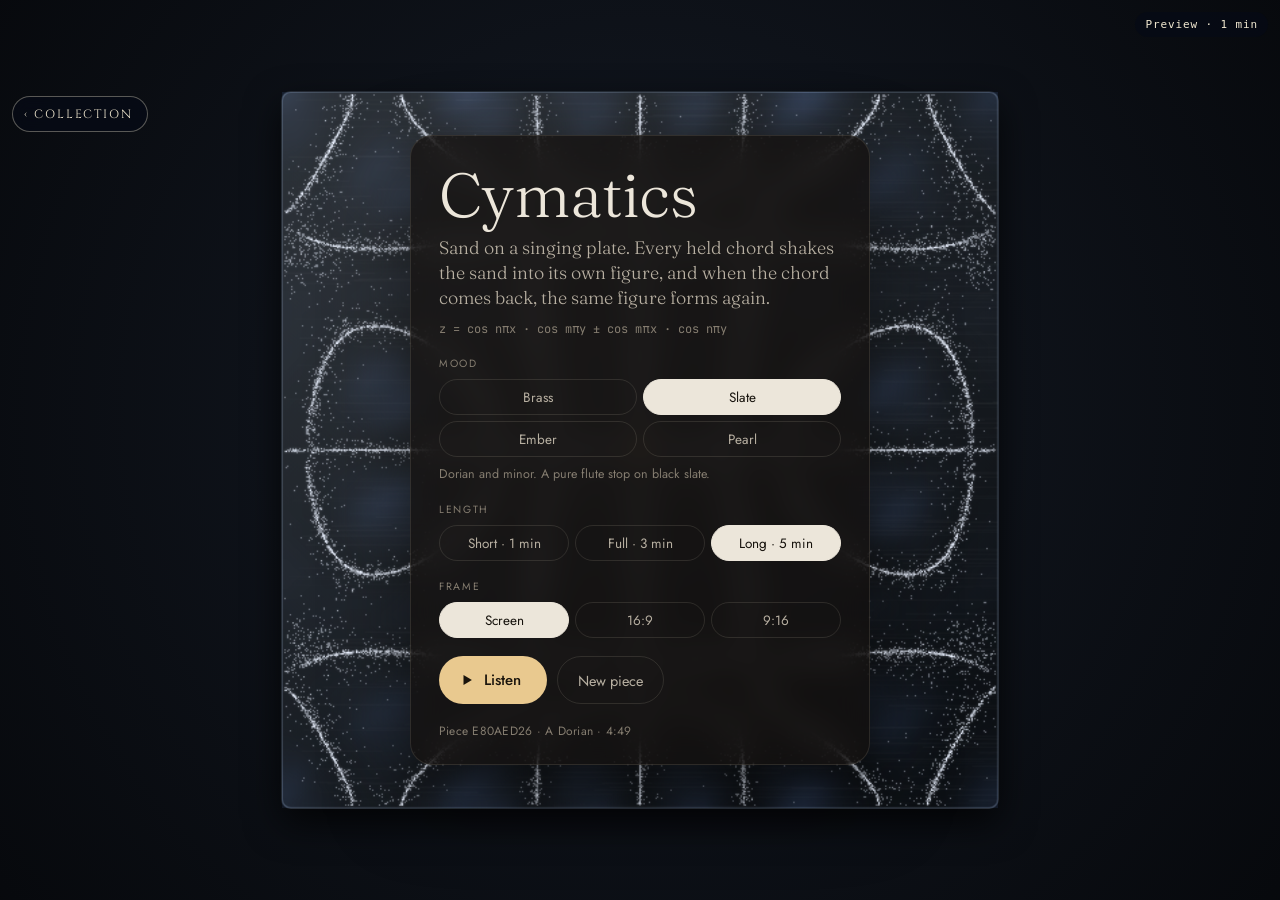
<file: Web/pieces/cymatics/index.html>
<!DOCTYPE html>
<html lang="en" data-home="tl">
<head>
<meta charset="utf-8">
<meta name="viewport" content="width=device-width, initial-scale=1, maximum-scale=1, user-scalable=no, viewport-fit=cover">
<title>Cymatics</title>
<link rel="stylesheet" href="../../fonts/fonts.css">
<script src="../../pieces.js"></script>
<script src="../../shared/host.js"></script>
<style>
:root{
  --ink:#ece6da; --ink-2:#b8b0a2; --ink-3:#857d70; --line:rgba(255,240,215,.11);
  --card:rgba(18,14,10,.7); --accent:#e9c98f; --accent-ink:#1a140c;
  --serif:"Fraunces",Georgia,serif; --sans:"Jost",system-ui,-apple-system,sans-serif; --mono:"JetBrains Mono",ui-monospace,Menlo,monospace;
}
*{box-sizing:border-box}
html,body{height:100%;margin:0}
body{background:#000;color:var(--ink);font-family:var(--sans);overflow:hidden;-webkit-font-smoothing:antialiased}
#stage{position:absolute;left:50%;top:50%;transform:translate(-50%,-50%);display:block;touch-action:manipulation}
body.idle{cursor:none}
button{font:inherit;color:inherit;background:none;border:0;padding:0;margin:0;cursor:pointer}
button:focus-visible{outline:2px solid var(--accent);outline-offset:3px}
.hide{opacity:0!important;visibility:hidden!important;pointer-events:none!important}
.overlay{position:fixed;inset:0;display:grid;place-items:center;z-index:5;overflow-y:auto;
  padding:calc(env(safe-area-inset-top,0px) + 16px) 16px calc(env(safe-area-inset-bottom,0px) + 16px);transition:opacity .5s ease}
.card{width:min(460px,100%);padding:30px 28px 24px;border-radius:22px;background:var(--card);border:1px solid var(--line);
  backdrop-filter:blur(16px);-webkit-backdrop-filter:blur(16px);box-shadow:0 30px 80px rgba(0,0,0,.5);display:flex;flex-direction:column;gap:18px}
h1{margin:0;font-family:var(--serif);font-weight:300;font-size:clamp(46px,8vw,62px);line-height:.95;letter-spacing:-.01em}
h2{margin:0;font-family:var(--serif);font-weight:300;font-style:italic;font-size:30px;line-height:1.05}
.lede{margin:0;font-family:var(--serif);font-weight:300;font-size:18px;line-height:1.4;color:var(--ink-2)}
.formula{margin:0;font-family:var(--mono);font-size:12px;color:var(--ink-3);line-height:1.5}
.grp{display:flex;flex-direction:column;gap:8px}
.lab{font-size:10.5px;letter-spacing:.16em;text-transform:uppercase;color:var(--ink-3)}
.seg{display:grid;gap:6px}
.seg.c2{grid-template-columns:repeat(2,minmax(0,1fr))}
.seg.c3{grid-template-columns:repeat(3,minmax(0,1fr))}
.seg button{height:36px;border-radius:999px;border:1px solid var(--line);font-size:13.5px;color:var(--ink-2);padding:0 8px;white-space:nowrap}
.seg button:hover{border-color:rgba(255,240,215,.3);color:var(--ink)}
.seg button[aria-pressed="true"]{background:var(--ink);border-color:var(--ink);color:#16120c}
.note{margin:0;font-size:12.5px;line-height:1.5;color:var(--ink-3);min-height:1.5em}
.row{display:flex;gap:10px;flex-wrap:wrap;align-items:center}
.primary{display:inline-flex;align-items:center;gap:10px;height:48px;padding:0 26px 0 21px;border-radius:999px;background:var(--accent);color:var(--accent-ink);font-weight:500;font-size:15px}
.primary:hover{filter:brightness(1.06)}
.primary svg{width:14px;height:14px}
.ghost{height:48px;padding:0 20px;border-radius:999px;border:1px solid var(--line);font-size:14.5px;color:var(--ink-2)}
.ghost:hover{border-color:rgba(255,240,215,.3);color:var(--ink)}
.meta{margin:0;font-size:12px;color:var(--ink-3);letter-spacing:.02em}
.small{font-size:12.5px;line-height:1.5;color:var(--ink-3);margin:0}
video{width:100%;max-height:46vh;border-radius:14px;background:#000;display:block}
.bar{position:fixed;left:50%;transform:translateX(-50%);bottom:calc(env(safe-area-inset-bottom,0px) + 18px);z-index:4;display:flex;align-items:center;gap:2px;
  padding:6px;border-radius:999px;background:rgba(18,14,10,.66);border:1px solid var(--line);backdrop-filter:blur(14px);-webkit-backdrop-filter:blur(14px);transition:opacity .45s ease,transform .45s ease}
.bar.away{opacity:0;transform:translate(-50%,12px)}
.ic{width:42px;height:42px;border-radius:50%;display:grid;place-items:center;color:var(--ink-2)}
.ic:hover{background:rgba(255,240,215,.08);color:var(--ink)}
.ic svg{width:18px;height:18px}
.ic.main{background:var(--accent);color:var(--accent-ink)}
.ic.rec svg{color:#ff6b5b}
.txt{height:42px;padding:0 14px;border-radius:999px;font-size:12.5px;color:var(--ink-2);white-space:nowrap}
.txt:hover{background:rgba(255,240,215,.08);color:var(--ink)}
.sep{width:1px;height:22px;background:var(--line);margin:0 4px}
.pill{position:fixed;top:calc(env(safe-area-inset-top,0px) + 14px);left:50%;transform:translateX(-50%);z-index:6;display:flex;align-items:center;gap:12px;
  padding:8px 8px 8px 16px;border-radius:999px;background:rgba(18,14,10,.78);border:1px solid var(--line);font-size:13px;font-variant-numeric:tabular-nums}
.dot{width:9px;height:9px;border-radius:50%;background:#ff5a4a;animation:pulse 1.4s ease-in-out infinite}
@keyframes pulse{50%{opacity:.35}}
.pill button{height:30px;padding:0 14px;border-radius:999px;border:1px solid var(--line);font-size:12.5px;color:var(--ink-2)}
#toast{position:fixed;left:50%;bottom:calc(env(safe-area-inset-bottom,0px) + 88px);transform:translateX(-50%);z-index:9;padding:10px 18px;border-radius:999px;
  background:rgba(240,233,220,.95);color:#16120c;font-size:13.5px;opacity:0;transition:opacity .3s;pointer-events:none;max-width:90vw;text-align:center}
#toast.on{opacity:1}
@media (max-width:520px){.txt{display:none}.card{padding:24px 20px 20px}}
@media (prefers-reduced-motion:reduce){.overlay,.bar{transition:none}}
html,body{-webkit-user-select:none;user-select:none;-webkit-touch-callout:none;-webkit-tap-highlight-color:transparent}
html.in-app #fs{display:none!important}
#frameBtn,#recBar,#recOpen,#recCard,#doneCard{display:none!important}
@media (min-width:700px){html{--ss-top:96px}}
</style>
</head>
<body>
<canvas id="stage" role="img" aria-label="Sand on a vibrating metal plate. Each held organ chord shakes the sand into its own figure."></canvas>

<div class="overlay" id="menu">
  <div class="card">
    <div style="display:flex;flex-direction:column;gap:10px">
      <h1>Cymatics</h1>
      <p class="lede">Sand on a singing plate. Every held chord shakes the sand into its own figure, and when the chord comes back, the same figure forms again.</p>
      <p class="formula">z = cos nπx · cos mπy ± cos mπx · cos nπy</p>
    </div>
    <div class="grp" hidden><span class="lab">Mood</span><div class="seg c2" id="moodSeg"></div><p class="note" id="moodNote"></p></div>
    <div class="grp" hidden><span class="lab">Length</span><div class="seg c3" id="lenSeg"></div></div>
    <div class="grp" hidden><span class="lab">Frame</span><div class="seg c3" id="frameSeg"></div></div>
    <div class="row">
      <button class="primary" id="play" type="button"><svg viewBox="0 0 16 16" aria-hidden="true"><path d="M4 2.2v11.6L13.6 8z" fill="currentColor"/></svg><span>Listen</span></button>
      <button class="ghost" id="newPiece" type="button">New piece</button>
      <button class="ghost" id="recOpen" type="button">Record</button>
    </div>
    <p class="meta" id="meta"></p>
  </div>
</div>

<div class="bar hide" id="bar">
  <button class="ic main" id="pp" type="button" aria-label="Pause"></button>
  <button class="ic" id="restart" type="button" aria-label="Start again" title="Start again"><svg viewBox="0 0 20 20" fill="none" stroke="currentColor" stroke-width="1.6" stroke-linecap="round" stroke-linejoin="round" aria-hidden="true"><path d="M4 10a6 6 0 1 0 1.8-4.3"/><path d="M3.8 3.2v3.4h3.4"/></svg></button>
  <button class="ic" id="newBar" type="button" aria-label="New piece" title="New piece"><svg viewBox="0 0 20 20" fill="none" stroke="currentColor" stroke-width="1.5" stroke-linecap="round" aria-hidden="true"><rect x="3.5" y="3.5" width="13" height="13" rx="1.5"/><path d="M3.5 10c3-4 10-4 13 0M10 3.5c-4 3-4 10 0 13"/></svg></button>
  <span class="sep"></span>
  <button class="txt" id="frameBtn" type="button" title="Frame">Screen</button>
  <button class="txt" id="textBtn" type="button" title="Show or hide the writing">Text on</button>
  <button class="ic rec" id="recBar" type="button" aria-label="Record a video" title="Record a video"><svg viewBox="0 0 20 20" aria-hidden="true"><circle cx="10" cy="10" r="5.5" fill="currentColor"/></svg></button>
  <button class="ic" id="fs" type="button" aria-label="Full screen" title="Full screen"><svg viewBox="0 0 20 20" fill="none" stroke="currentColor" stroke-width="1.6" stroke-linecap="round" stroke-linejoin="round" aria-hidden="true"><path d="M3.5 7.5v-4h4M12.5 3.5h4v4M16.5 12.5v4h-4M7.5 16.5h-4v-4"/></svg></button>
  <button class="ic" id="menuBtn" type="button" aria-label="Back to settings" title="Settings"><svg viewBox="0 0 20 20" fill="none" stroke="currentColor" stroke-width="1.6" stroke-linecap="round" aria-hidden="true"><path d="M4 6h12M4 10h12M4 14h12"/></svg></button>
</div>

<div class="overlay hide" id="recCard">
  <div class="card">
    <h2>Record a video</h2>
    <p class="small">The piece plays from the beginning and is recorded straight from this page, sound included. Keep this tab open and visible until it finishes.</p>
    <div class="grp"><span class="lab">Format</span><div class="seg c2" id="recFrameSeg"></div></div>
    <div class="grp"><span class="lab">Length</span><div class="seg c3" id="recLenSeg"></div><p class="note" id="recNote"></p></div>
    <div class="row">
      <button class="primary" id="recGo" type="button"><svg viewBox="0 0 16 16" aria-hidden="true"><circle cx="8" cy="8" r="5" fill="currentColor"/></svg><span>Start recording</span></button>
      <button class="ghost" id="recCancel" type="button">Cancel</button>
    </div>
  </div>
</div>

<div class="overlay hide" id="doneCard">
  <div class="card">
    <h2>Your video is ready</h2>
    <video id="preview" controls playsinline></video>
    <p class="meta" id="doneMeta"></p>
    <div class="row">
      <button class="primary" id="save" type="button"><svg viewBox="0 0 16 16" aria-hidden="true" fill="none" stroke="currentColor" stroke-width="1.8" stroke-linecap="round" stroke-linejoin="round"><path d="M8 2v8M4.5 6.5 8 10l3.5-3.5M3 13.5h10"/></svg><span>Save video</span></button>
      <button class="ghost" id="discard" type="button">Close</button>
    </div>
  </div>
</div>

<div class="pill hide" id="recPill"><span class="dot"></span><span id="recTime">Recording</span><button id="recStop" type="button">Cancel</button></div>
<div id="toast" role="status" aria-live="polite"></div>

<script>
(() => {
'use strict';
const $ = (s) => document.querySelector(s);
const TAU = Math.PI * 2;
const clamp = (x, a, b) => Math.max(a, Math.min(b, x));
const mtof = (m) => 440 * Math.pow(2, (m - 69) / 12);
const fmt = (s) => { s = Math.max(0, Math.floor(s)); return Math.floor(s / 60) + ':' + String(s % 60).padStart(2, '0'); };
const hex = (s) => (s >>> 0).toString(16).toUpperCase().padStart(8, '0');
const rgba = (c, a) => `rgba(${c[0]},${c[1]},${c[2]},${a})`;
function mulberry32(a) {
  a = a >>> 0;
  return function () {
    a = (a + 0x6D2B79F5) >>> 0;
    let t = a;
    t = Math.imul(t ^ (t >>> 15), t | 1);
    t ^= t + Math.imul(t ^ (t >>> 7), t | 61);
    return ((t ^ (t >>> 14)) >>> 0) / 4294967296;
  };
}
function roman(n) {
  const T = [[10, 'X'], [9, 'IX'], [5, 'V'], [4, 'IV'], [1, 'I']]; let s = '';
  if (n >= 40) return String(n);
  for (const [v, r] of T) while (n >= v) { s += r; n -= v; }
  return s;
}

// ---------- theory ----------
const SHARP = ['C', 'C♯', 'D', 'D♯', 'E', 'F', 'F♯', 'G', 'G♯', 'A', 'A♯', 'B'];
const FLAT = ['C', 'D♭', 'D', 'E♭', 'E', 'F', 'G♭', 'G', 'A♭', 'A', 'B♭', 'B'];
const SCALES = {
  ionian: [0, 2, 4, 5, 7, 9, 11], lydian: [0, 2, 4, 6, 7, 9, 11], mixolydian: [0, 2, 4, 5, 7, 9, 10],
  dorian: [0, 2, 3, 5, 7, 9, 10], aeolian: [0, 2, 3, 5, 7, 8, 10], phrygian: [0, 1, 3, 5, 7, 8, 10],
};
const MODE_NAME = { ionian: 'major', lydian: 'Lydian', mixolydian: 'Mixolydian', dorian: 'Dorian', aeolian: 'minor', phrygian: 'Phrygian' };
const REL = { ionian: 0, lydian: 7, mixolydian: 5, dorian: 10, aeolian: 3, phrygian: 8 };
const FLAT_SET = new Set([5, 10, 3, 8, 1]);

const MOODS = {
  brass: {
    label: 'Brass', note: 'Major and Lydian keys. A warm organ over a bronze plate.',
    modes: ['ionian', 'lydian'], keys: [0, 2, 5, 7, 9, 10], bpm: 62, ninth: 0.55, susp: 0.7, melP: 0.6, glide: 0.34, wet: 0.34,
    harm: [1, 0.42, 0.2, 0.1, 0.04, 0.03], trem: 0.05,
    pal: { bg: ['#1c150d', '#040302'], plate: ['#3d2f1f', '#1a130b'], rim: [150, 115, 70], sand: [246, 230, 196], glow: [255, 180, 100], text: [244, 228, 198], light: false },
  },
  slate: {
    label: 'Slate', note: 'Dorian and minor. A pure flute stop on black slate.',
    modes: ['dorian', 'aeolian'], keys: [2, 9, 4, 7, 11], bpm: 58, ninth: 0.65, susp: 0.8, melP: 0.55, glide: 0.4, wet: 0.38,
    harm: [1, 0.28, 0.1, 0.05, 0.02, 0], trem: 0.06,
    pal: { bg: ['#121720', '#030406'], plate: ['#222830', '#0b0e12'], rim: [110, 125, 145], sand: [234, 241, 255], glow: [110, 160, 255], text: [226, 234, 248], light: false },
  },
  ember: {
    label: 'Ember', note: 'Minor and Phrygian. A darker, reedier organ and amber sand.',
    modes: ['aeolian', 'phrygian'], keys: [9, 4, 2, 0, 11], bpm: 54, ninth: 0.45, susp: 0.9, melP: 0.5, glide: 0.44, wet: 0.42,
    harm: [1, 0.5, 0.3, 0.16, 0.09, 0.05], trem: 0.05,
    pal: { bg: ['#1a0906', '#030101'], plate: ['#1f1411', '#090504'], rim: [130, 70, 45], sand: [255, 180, 100], glow: [255, 80, 30], text: [250, 212, 182], light: false },
  },
  pearl: {
    label: 'Pearl', note: 'A bright Lydian lift. Dark sand on a pale plate.',
    modes: ['lydian', 'mixolydian'], keys: [5, 0, 7, 10, 3], bpm: 64, ninth: 0.6, susp: 0.6, melP: 0.65, glide: 0.3, wet: 0.32,
    harm: [1, 0.36, 0.08, 0.14, 0.02, 0.02], trem: 0.05,
    pal: { bg: ['#ddd8ce', '#8f8a81'], plate: ['#f3efe6', '#d6d0c3'], rim: [160, 150, 135], sand: [44, 40, 48], glow: [90, 120, 210], text: [38, 36, 44], light: true },
  },
};
const LENGTHS = { short: 'Short · 1 min', full: 'Full · 3 min', long: 'Long · 5 min' };
const FRAMES = { fill: 'Screen', landscape: '16:9', portrait: '9:16' };
const A_MAJ = [[0, 5, 3, 4], [0, 3, 5, 4], [0, 2, 5, 3], [0, 5, 1, 4], [0, 4, 5, 3], [0, 1, 3, 4]];
const A_MIN = [[0, 5, 2, 6], [0, 3, 5, 6], [0, 6, 5, 6], [0, 2, 3, 6], [0, 5, 3, 4], [0, 3, 6, 2]];
const B_MAJ = [[3, 2, 5], [5, 2, 3], [1, 5, 3], [2, 5, 3], [3, 5, 1], [5, 3, 1]];
const B_MIN = [[3, 5, 2], [5, 2, 3], [2, 6, 3], [6, 2, 5], [3, 6, 5]];
// which voices sound in each section: 0 = bass, 1..4 = upper voices, low to high
const SECS = {
  prelude: { label: 'Prelude', voices: [0, 1, 2, 3, 4], motion: 0 },
  refrain: { label: 'Refrain', voices: [0, 1, 2, 3, 4], motion: 1 },
  away: { label: 'Away', voices: [2, 3, 4], motion: 0 },
  ret: { label: 'Return', voices: [0, 1, 2, 3, 4], motion: 1 },
  retv: { label: 'Return', voices: [0, 1, 2, 3, 4], motion: 2 },
  far: { label: 'Far away', voices: [0, 1, 2, 3], motion: 1 },
  further: { label: 'Further', voices: [2, 3, 4], motion: 0 },
  coda: { label: 'Last light', voices: [0, 1, 2, 3, 4], motion: 0 },
};

function symFor(root, ivs, flats) {
  const N = (flats ? FLAT : SHARP)[root];
  const has = (x) => ivs.includes(x);
  const sus = !has(3) && !has(4) && has(5);
  const minor = has(3);
  const s7 = has(11) ? 11 : has(10) ? 10 : null;
  const n9 = has(2), b9 = has(1);
  let q;
  if (sus) q = s7 === 10 ? (n9 ? '9sus4' : '7sus4') : 'sus4';
  else if (minor) q = s7 === 10 ? (n9 ? 'm9' : 'm7') : s7 === 11 ? 'm(maj7)' : (n9 ? 'm(add9)' : 'm');
  else q = s7 === 11 ? (n9 ? 'maj9' : 'maj7') : s7 === 10 ? (n9 ? '9' : '7') : (n9 ? 'add9' : '');
  if (b9) q += '(♭9)';
  return N + q;
}

const RANGES = [null, [50, 64], [55, 69], [60, 74], [64, 81]];
function voiceLead(ch, prev) {
  const cands = [];
  for (let v = 1; v <= 4; v++) {
    const [lo, hi] = RANGES[v], c = [];
    for (let m = lo; m <= hi; m++) if (ch.pcs.has(m % 12)) c.push(m);
    cands.push(c);
  }
  let best = null, bc = Infinity;
  for (const a of cands[0]) for (const b of cands[1]) { if (b <= a) continue;
    for (const c of cands[2]) { if (c <= b) continue;
      for (const d of cands[3]) { if (d <= c) continue;
        const vs = [a, b, c, d];
        let cost = 0;
        for (let i = 0; i < 4; i++) cost += Math.abs(vs[i] - prev[i]);
        const pcs = vs.map((x) => x % 12);
        for (const e of ch.ess) if (!pcs.includes(e)) cost += 7;
        const uniq = new Set(pcs).size; cost += (4 - uniq) * 1.6;
        if (b - a < 3) cost += 2; if (d - c > 9) cost += 2;
        if (cost < bc) { bc = cost; best = vs; }
      } } }
  return best || prev.slice();
}

function compose(seed, moodKey, lenKey) {
  const R = mulberry32((seed ^ 0x5bd1e995) >>> 0);
  const pick = (a) => a[Math.floor(R() * a.length)];
  const M = MOODS[moodKey];
  const modeName = pick(M.modes), sc = SCALES[modeName], minor = sc[2] === 3;
  const key = pick(M.keys);
  const flats = FLAT_SET.has((key + REL[modeName]) % 12);
  let bpm = M.bpm;
  if (lenKey === 'short') bpm = Math.max(bpm, 68);
  if (lenKey === 'long') bpm -= 3;
  const beat = 60 / bpm, bar = beat * 4;

  function mkChord(root, ivs, pivot) {
    const pcs = new Set(ivs.map((x) => (root + x) % 12));
    const third = ivs.find((x) => x === 3 || x === 4) ?? (ivs.includes(5) ? 5 : null);
    const sev = ivs.find((x) => x === 10 || x === 11);
    const ess = [];
    if (third != null) ess.push((root + third) % 12);
    if (sev != null) ess.push((root + sev) % 12);
    return { root, ivs, pcs, ess, pivot: !!pivot, sym: symFor(root, ivs, flats), id: root + '|' + ivs.slice().sort((a, b) => a - b).join(',') };
  }
  const cache = new Map();
  function chordOn(k, deg) {
    const ck = k + ':' + deg;
    if (cache.has(ck)) return cache.get(ck);
    const pcAt = (j) => (k + sc[(deg + 2 * j) % 7]) % 12;
    const root = pcAt(0), iv = (j) => (pcAt(j) - root + 12) % 12;
    let c = null;
    if (iv(2) === 7) {
      const ivs = [0, iv(1), 7];
      if (R() < 0.8) ivs.push(iv(3));
      if (iv(4) === 2 && R() < M.ninth) ivs.push(2);
      c = mkChord(root, ivs); c.key = k;
    }
    cache.set(ck, c); return c;
  }
  function getChord(k, deg) {
    for (const d of [deg, (deg + 5) % 7, (deg + 3) % 7, (deg + 1) % 7, (deg + 4) % 7]) { const c = chordOn(k, d); if (c) return c; }
    return chordOn(k, 0);
  }
  const pivotC = (() => { const root = (key + 7) % 12; const c = mkChord(root, minor ? [0, 4, 7, 10] : [0, 5, 7, 10, 2], true); c.key = key; return c; })();

  const progA = pick(minor ? A_MIN : A_MAJ).map((d) => getChord(key, d));
  const home = progA[0];
  const progB = pick(minor ? B_MIN : B_MAJ).map((d) => getChord(key, d)).concat([pivotC]);
  const kC = (key + pick(minor ? [3, 5, 8] : [5, 7, 9])) % 12;
  const progC = pick(minor ? A_MIN : A_MAJ).slice(0, 3).map((d) => getChord(kC, d)).concat([pivotC]);
  const kD = (key + pick([2, 10, 4])) % 12;
  const progD = pick(minor ? B_MIN : B_MAJ).map((d) => getChord(kD, d)).concat([pivotC]);
  const sub = getChord(key, minor ? 5 : 3);

  let plan;
  if (lenKey === 'short') {
    plan = [
      { s: 'prelude', chords: [home], bars: 2, cb: 2 },
      { s: 'refrain', chords: progA, bars: 4, cb: 1 },
      { s: 'away', chords: progB, bars: 4, cb: 1 },
      { s: 'retv', chords: progA, bars: 4, cb: 1 },
      { s: 'coda', chords: [home], bars: 1, cb: 1 },
    ];
  } else {
    plan = [
      { s: 'prelude', chords: [home], bars: 3, cb: 3 },
      { s: 'refrain', chords: progA, bars: 8, cb: 2 },
      { s: 'away', chords: progB, bars: 8, cb: 2 },
      { s: 'ret', chords: progA, bars: 8, cb: 2 },
      { s: 'far', chords: progC, bars: 8, cb: 2 },
    ];
    if (lenKey === 'long') plan.push({ s: 'ret', chords: progA, bars: 8, cb: 2 }, { s: 'further', chords: progD, bars: 8, cb: 2 });
    plan.push({ s: 'retv', chords: progA, bars: 8, cb: 2 }, { s: 'coda', chords: [home, sub, home], bars: 6, cb: 2 });
  }

  // each chord gets one fixed voicing, so the same chord always makes the same figure
  const voicings = new Map();
  let lastUp = [55, 60, 64, 69], lastBass = 43;
  function voicingFor(ch) {
    if (voicings.has(ch.id)) return voicings.get(ch.id);
    const up = voiceLead(ch, lastUp);
    let bass = 36 + (((ch.root - 36) % 12) + 12) % 12;
    if (Math.abs(bass + 12 - lastBass) < Math.abs(bass - lastBass) && bass + 12 <= 50) bass += 12;
    const vo = [bass, ...up];
    // a neighbour note the top voice can lean on halfway through the chord
    let move = null;
    if (R() < M.melP) {
      const ksc = SCALES[modeName].map((x) => (x + (ch.key ?? key)) % 12);
      const top = up[3], dir = R() < 0.5 ? 1 : -1;
      for (let d = 1; d <= 3; d++) { const m = top + d * dir; if (ksc.includes(((m % 12) + 12) % 12) && m <= 83 && m > up[2] + 2) { move = m; break; } }
    }
    const rec = { vo, move };
    voicings.set(ch.id, rec);
    lastUp = up; lastBass = bass;
    return rec;
  }

  const ev = [];
  const cur = [null, null, null, null, null];
  const setV = (t, v, m, g) => { if (cur[v] === m) return; ev.push({ t, k: 'v', v, m, g: g || 0, on: cur[v] == null && m != null }); cur[v] = m; };
  let t = 0.2, figN = 0;
  const figs = new Map();
  plan.forEach((P, si) => {
    const S = SECS[P.s];
    ev.push({ t, k: 's', label: S.label, s: P.s, i: si });
    for (let b = 0; b < P.bars; b++) {
      const tb = t + b * bar;
      if (b % P.cb !== 0) continue;
      const ch = P.chords[Math.floor(b / P.cb) % P.chords.length];
      const { vo, move } = voicingFor(ch);
      if (!figs.has(ch.id)) figs.set(ch.id, ++figN);
      ev.push({ t: tb, k: 'c', ch, vo, fig: figs.get(ch.id) });
      const span = P.cb * bar;
      if (P.s === 'prelude') {
        [0, 1, 2, 3, 4].forEach((v, i) => setV(tb + i * span * 0.16, v, vo[v], 0));
      } else {
        for (let v = 0; v <= 4; v++) {
          const target = S.voices.includes(v) ? vo[v] : null;
          if (target == null) { setV(tb, v, null); continue; }
          if (cur[v] == null) { setV(tb + v * 0.06, v, target, 0); continue; }
          const d = cur[v] - target;
          if (v > 0 && (d === 1 || d === 2) && R() < M.susp) setV(tb + beat, v, target, M.glide * 1.3);
          else setV(tb, v, target, M.glide);
        }
        if (S.motion > 0 && move != null && S.voices.includes(4)) {
          setV(tb + span * 0.5, 4, move, M.glide * 1.5);
          if (S.motion > 1) setV(tb + span * 0.78, 4, vo[4], M.glide * 1.5);
        }
      }
      if (P.s === 'coda' && b + P.cb >= P.bars) {
        const tl = t + (P.bars - 1) * bar;
        [4, 3, 2, 1].forEach((v, i) => setV(tl + beat * (0.5 + i * 0.85), v, null));
        setV(tl + bar * 1.15, 0, null);
      }
    }
    t += P.bars * bar;
  });
  const end = t + 5.5;
  ev.push({ t: end, k: 'end' });
  ev.sort((a, b) => a.t - b.t);
  return { seed, moodKey, lenKey, M, key, modeName, flats, bpm, ev, dur: end, keyName: (flats ? FLAT : SHARP)[key] + ' ' + MODE_NAME[modeName] };
}

// ---------- plate modes ----------
// z = cos(nπx)cos(mπy) + s·cos(mπx)cos(nπy) on a square plate with x,y in [0,1]
const MODES = [];
for (let n = 1; n <= 14; n++) for (let m = 0; m < n; m++) if ((n + m) % 2 === 0) for (const s of [-1, 1]) MODES.push({ n, m, s, k: n * n + m * m + (s > 0 ? 0.3 : 0) });
MODES.sort((a, b) => a.k - b.k);
const modeFor = (midi) => MODES[clamp(Math.round((midi - 33) * 1.05), 0, MODES.length - 1)];
const TN = 1024;
const COS = [];
for (let n = 0; n <= 14; n++) { const a = new Float32Array(TN + 1); for (let i = 0; i <= TN; i++) a[i] = Math.cos(n * Math.PI * i / TN); COS.push(a); }

// ---------- state ----------
const cv = $('#stage'), ctx = cv.getContext('2d');
const store = (() => { try { return window.localStorage; } catch (e) { return null; } })();
const load = (k, d) => { try { return (store && store.getItem('cym.' + k)) || d; } catch (e) { return d; } };
const keep = (k, v) => { try { store && store.setItem('cym.' + k, v); } catch (e) {} };
let moodKey = 'slate';
let lenKey = 'long';
let frameKey = 'fill';
let showText = load('text', '1') === '1';
let seed = (Math.random() * 4294967296) >>> 0;
let piece = null, sess = null, state = 'menu', V = null, G = null;
let recording = false, rec = null, recBlob = null, recExt = 'webm', recUrl = null;

// ---------- sand ----------
const NP = 30000;
const px = new Float32Array(NP), py = new Float32Array(NP);
let rs = 2463534242;
const rnd = () => { rs ^= rs << 13; rs >>>= 0; rs ^= rs >>> 17; rs ^= rs << 5; rs >>>= 0; return rs / 4294967296; };
function pourSand() { for (let i = 0; i < NP; i++) { px[i] = 0.01 + rnd() * 0.98; py[i] = 0.01 + rnd() * 0.98; } }
pourSand();

function comps(list) {
  // list of {mode, w}
  return list.filter((c) => c.w > 0.004);
}
function field(cs, iu, iv) {
  let F = 0;
  for (let j = 0; j < cs.length; j++) { const c = cs[j], M = c.mode; F += c.w * (COS[M.n][iu] * COS[M.m][iv] + M.s * COS[M.m][iu] * COS[M.n][iv]); }
  return F;
}
function stepSand(cs, dt) {
  let W = 0; for (const c of cs) W += c.w;
  if (W < 0.01) return;
  const norm = 0.5 / W, energy = Math.min(1, W / 1.1);
  const K = 0.0095 * Math.min(3, dt * 60);
  for (let i = 0; i < NP; i++) {
    const x = px[i], y = py[i];
    const vib = Math.abs(field(cs, (x * TN) | 0, (y * TN) | 0)) * norm * energy;
    if (vib < 0.004) continue;
    const st = K * (0.25 + vib);
    let nx = x + (rnd() - 0.5) * st * 2, ny = y + (rnd() - 0.5) * st * 2;
    if (nx < 0.004) nx = 0.004 + (0.004 - nx); if (nx > 0.996) nx = 0.996 - (nx - 0.996);
    if (ny < 0.004) ny = 0.004 + (0.004 - ny); if (ny > 0.996) ny = 0.996 - (ny - 0.996);
    const vn = Math.abs(field(cs, (nx * TN) | 0, (ny * TN) | 0)) * norm * energy;
    if (vn <= vib || rnd() < 0.3) { px[i] = nx; py[i] = ny; }
  }
}

// ---------- audio ----------
let AC = null, comp = null, outG = null, recDest = null, conv = null, noiseBuf = null;
function ensureAudio() {
  if (AC) return;
  const Ctor = window.AudioContext || window.webkitAudioContext;
  try { AC = new Ctor({ latencyHint: 'playback' }); } catch (e) { AC = new Ctor(); }
  comp = AC.createDynamicsCompressor();
  comp.threshold.value = -18; comp.knee.value = 14; comp.ratio.value = 3; comp.attack.value = 0.02; comp.release.value = 0.4;
  outG = AC.createGain(); outG.gain.value = 0.9; comp.connect(outG); outG.connect(AC.destination);
  try { recDest = AC.createMediaStreamDestination(); outG.connect(recDest); } catch (e) { recDest = null; }
  conv = AC.createConvolver();
  const sr = AC.sampleRate, len = Math.floor(sr * 4.5), buf = AC.createBuffer(2, len, sr), R = mulberry32(91);
  for (let ch = 0; ch < 2; ch++) { const d = buf.getChannelData(ch); for (let i = 0; i < len; i++) { const x = i / len; d[i] = (R() * 2 - 1) * Math.pow(1 - x, 2) * Math.exp(-x * 2.4) * Math.min(1, i / (sr * 0.02)); } }
  conv.buffer = buf;
  const wg = AC.createGain(); wg.gain.value = 0.8; conv.connect(wg); wg.connect(comp);
  noiseBuf = AC.createBuffer(1, sr, sr); const nd = noiseBuf.getChannelData(0); for (let i = 0; i < nd.length; i++) nd[i] = R() * 2 - 1;
}
const PANS = [0, -0.45, 0.35, -0.2, 0.45];
const vAmp = (v, m) => (v === 0 ? 0.12 : 0.072) * clamp(Math.pow(220 / mtof(m), 0.22), 0.7, 1.3);
function makeSession(p) {
  const s = { p, i: 0, q: [], start: AC.currentTime + 0.4 };
  s.dry = AC.createGain(); s.dry.connect(comp);
  s.send = AC.createGain(); s.send.gain.value = p.M.wet; s.send.connect(conv);
  const lp = AC.createBiquadFilter(); lp.type = 'lowpass'; lp.frequency.value = 2600; lp.Q.value = 0.3;
  const trem = AC.createGain(); trem.gain.value = 1;
  lp.connect(trem); trem.connect(s.dry); trem.connect(s.send);
  const h = p.M.harm, real = new Float32Array(h.length + 1), imag = new Float32Array(h.length + 1);
  h.forEach((x, i) => { imag[i + 1] = x; });
  const wave = AC.createPeriodicWave(real, imag);
  const lfo = AC.createOscillator(); lfo.frequency.value = 0.75;
  const lfoD = AC.createGain(); lfoD.gain.value = 4; lfo.connect(lfoD);
  const lfoT = AC.createGain(); lfoT.gain.value = p.M.trem; lfo.connect(lfoT); lfoT.connect(trem.gain);
  lfo.start(s.start);
  s.voices = [0, 1, 2, 3, 4].map((v) => {
    const vg = AC.createGain(); vg.gain.value = 0;
    const o1 = AC.createOscillator(); o1.setPeriodicWave(wave);
    const o2 = AC.createOscillator(); o2.setPeriodicWave(wave); o2.detune.value = 5 + v;
    const g2 = AC.createGain(); g2.gain.value = 0.55;
    o1.connect(vg); o2.connect(g2); g2.connect(vg);
    lfoD.connect(o1.detune); lfoD.connect(o2.detune);
    let out = vg;
    if (AC.createStereoPanner) { const pn = AC.createStereoPanner(); pn.pan.value = PANS[v]; vg.connect(pn); out = pn; }
    out.connect(lp);
    o1.start(s.start); o2.start(s.start);
    return { vg, o1, o2 };
  });
  s.lfo = lfo;
  return s;
}
function endSession(s) {
  if (!s || s.ended) return;
  s.ended = true;
  const t = AC.currentTime;
  for (const g of [s.dry.gain, s.send.gain]) { g.cancelScheduledValues(t); g.setValueAtTime(g.value, t); g.linearRampToValueAtTime(0, t + 0.3); }
  for (const v of s.voices) { try { v.o1.stop(t + 0.5); v.o2.stop(t + 0.5); } catch (e) {} }
  try { s.lfo.stop(t + 0.5); } catch (e) {}
  setTimeout(() => { try { s.dry.disconnect(); s.send.disconnect(); } catch (e) {} }, 6000);
}
function chiff(s, when, f, v) {
  const src = AC.createBufferSource(); src.buffer = noiseBuf;
  const bp = AC.createBiquadFilter(); bp.type = 'bandpass'; bp.frequency.value = Math.min(7000, f * 3); bp.Q.value = 3;
  const g = AC.createGain(); g.gain.setValueAtTime(0, when); g.gain.linearRampToValueAtTime(0.03, when + 0.012); g.gain.exponentialRampToValueAtTime(0.0005, when + 0.12);
  src.connect(bp); bp.connect(g);
  let out = g;
  if (AC.createStereoPanner) { const pn = AC.createStereoPanner(); pn.pan.value = PANS[v]; g.connect(pn); out = pn; }
  out.connect(s.dry); out.connect(s.send);
  src.start(when, Math.random() * 0.5); src.stop(when + 0.15);
}
function schedule(s, e) {
  const when = s.start + e.t;
  if (e.k === 'v') {
    const vc = s.voices[e.v];
    if (e.m == null) vc.vg.gain.setTargetAtTime(0, when, 0.5);
    else {
      const f = mtof(e.m);
      if (e.on) {
        vc.o1.frequency.setValueAtTime(f, when); vc.o2.frequency.setValueAtTime(f, when);
        vc.vg.gain.setTargetAtTime(vAmp(e.v, e.m), when, 0.16);
        chiff(s, when, f, e.v);
      } else {
        const tc = Math.max(0.02, e.g / 3);
        vc.o1.frequency.setTargetAtTime(f, when, tc); vc.o2.frequency.setTargetAtTime(f, when, tc);
        vc.vg.gain.setTargetAtTime(vAmp(e.v, e.m), when, 0.3);
      }
    }
  }
  s.q.push(e);
}
function pump() {
  if (!sess || sess.ended || state !== 'playing' || !AC || AC.state !== 'running') return;
  const horizon = AC.currentTime - sess.start + 0.3, ev = sess.p.ev;
  while (sess.i < ev.length && ev[sess.i].t < horizon) { schedule(sess, ev[sess.i]); sess.i++; }
}
setInterval(pump, 25);

// ---------- visual state ----------
function resetVisual() {
  V = { vs: [0, 1, 2, 3, 4].map(() => ({ m: null, from: null, to: null, mix: 1, rate: 1, amp: 0, ampT: 0 })),
    cur: null, fig: 0, sec: '', seen: new Map(), retT: -99, figT: -99 };
}
resetVisual();
function consume(now) {
  if (!sess) return;
  const q = sess.q;
  while (q.length && q[0].t <= now) {
    const e = q.shift();
    if (e.k === 'v') {
      const s = V.vs[e.v];
      if (e.m == null) { s.ampT = 0; s.m = null; }
      else {
        const md = modeFor(e.m);
        if (e.on || s.to == null) { s.from = md; s.to = md; s.mix = 1; }
        else { s.from = s.mix >= 0.5 ? s.to : s.from; s.to = md; s.mix = 0; s.rate = 1 / (e.g * 1.6 + 0.35); }
        s.ampT = 1; s.m = e.m;
      }
    } else if (e.k === 'c') {
      const last = V.cur ? V.seen.get(V.cur.id) : null;
      if (V.cur && last) last.off = e.t;
      const st = V.seen.get(e.ch.id);
      const ret = st && st.off != null && e.t - st.off > 5;
      V.seen.set(e.ch.id, { off: null });
      V.cur = e.ch; V.fig = e.fig; V.figT = e.t;
      if (ret) V.retT = e.t;
    } else if (e.k === 's') V.sec = e.label;
  }
}
function voiceComps(dt, advance) {
  const out = [];
  V.vs.forEach((s, v) => {
    if (advance) {
      s.amp += (s.ampT - s.amp) * Math.min(1, dt * (s.ampT > s.amp ? 2.2 : 1.4));
      if (s.mix < 1) s.mix = Math.min(1, s.mix + dt * s.rate);
    }
    if (s.amp < 0.004 || !s.to) return;
    const w = s.amp * (v === 0 ? 0.55 : 1);
    if (s.mix < 1 && s.from) out.push({ mode: s.from, w: w * (1 - s.mix) });
    out.push({ mode: s.to, w: w * (s.mix < 1 && s.from ? s.mix : 1) });
  });
  return comps(out);
}

// ---------- layout ----------
let sandCv = document.createElement('canvas'), sctx = sandCv.getContext('2d'), sandImg = null, sand32 = null, cnt = null;
let glowCv = document.createElement('canvas'); glowCv.width = glowCv.height = 72;
const gctx = glowCv.getContext('2d'), glowImg = gctx.createImageData(72, 72);
let plateCv = null;
function layout() {
  const vw = window.innerWidth, vh = window.innerHeight;
  let W, H, cw, ch;
  if (frameKey === 'fill') { const dpr = Math.min(2, window.devicePixelRatio || 1); W = Math.round(vw * dpr); H = Math.round(vh * dpr); cw = vw; ch = vh; }
  else { [W, H] = frameKey === 'portrait' ? [1080, 1920] : [1920, 1080]; const s = Math.min(vw / W, vh / H); cw = W * s; ch = H * s; }
  if (cv.width !== W || cv.height !== H || !G) { cv.width = W; cv.height = H; rebuildStatic(); }
  cv.style.width = cw + 'px'; cv.style.height = ch + 'px';
}
function rebuildStatic() {
  const W = cv.width, H = cv.height, portrait = H > W * 1.15, base = Math.min(W, H), k = base / 1080;
  let S, cx, cy;
  if (portrait) { S = W * 0.86; cx = W / 2; cy = H * 0.45; }
  else { S = Math.min(H * 0.8, W * 0.56); cx = W / 2; cy = H / 2; }
  const P = MOODS[moodKey].pal;
  G = { W, H, portrait, base, k, S, cx, cy, x0: cx - S / 2, y0: cy - S / 2, P };
  G.bg = ctx.createRadialGradient(cx, cy - S * 0.1, S * 0.2, cx, cy, Math.hypot(W, H) * 0.65);
  G.bg.addColorStop(0, P.bg[0]); G.bg.addColorStop(1, P.bg[1]);
  // sand buffer
  const SR = Math.max(300, Math.min(1000, Math.round(S / 1.35)));
  sandCv.width = sandCv.height = SR; sandImg = sctx.createImageData(SR, SR); sand32 = new Uint32Array(sandImg.data.buffer); cnt = new Uint8Array(SR * SR);
  G.SR = SR;
  const c = P.sand;
  G.lut = [0, 0.42, 0.68, 0.86, 1].map((a) => ((Math.round(a * 255) << 24) | (c[2] << 16) | (c[1] << 8) | c[0]) >>> 0);
  // plate
  plateCv = document.createElement('canvas'); const pad = Math.round(S * 0.08);
  plateCv.width = plateCv.height = Math.round(S + pad * 2);
  const p = plateCv.getContext('2d'), o = pad;
  p.shadowColor = P.light ? 'rgba(60,50,40,.35)' : 'rgba(0,0,0,.75)'; p.shadowBlur = S * 0.05; p.shadowOffsetY = S * 0.02;
  const gr = p.createLinearGradient(o, o, o + S, o + S); gr.addColorStop(0, P.plate[0]); gr.addColorStop(1, P.plate[1]);
  p.fillStyle = gr; rr(p, o, o, S, S, S * 0.012); p.fill();
  p.shadowColor = 'transparent';
  p.save(); rr(p, o, o, S, S, S * 0.012); p.clip();
  const R = mulberry32(5);
  p.globalAlpha = P.light ? 0.05 : 0.07; p.strokeStyle = P.light ? '#ffffff' : '#ffffff'; p.lineWidth = 1;
  for (let i = 0; i < 900; i++) { const y = o + R() * S, x = o + R() * S, L = S * (0.05 + R() * 0.3); p.globalAlpha = (P.light ? 0.04 : 0.035) * R(); p.beginPath(); p.moveTo(x, y); p.lineTo(x + L, y + (R() - 0.5) * 1.5); p.stroke(); }
  const sh = p.createRadialGradient(o + S * 0.3, o + S * 0.2, 0, o + S * 0.3, o + S * 0.2, S * 0.9);
  sh.addColorStop(0, P.light ? 'rgba(255,255,255,.35)' : 'rgba(255,240,220,.07)'); sh.addColorStop(1, 'rgba(255,255,255,0)');
  p.globalAlpha = 1; p.fillStyle = sh; p.fillRect(o, o, S, S);
  p.restore();
  p.strokeStyle = rgba(P.rim, P.light ? 0.6 : 0.55); p.lineWidth = Math.max(1, 1.4 * k); rr(p, o + 0.5, o + 0.5, S - 1, S - 1, S * 0.012); p.stroke();
  G.pad = pad;
}
function rr(p, x, y, w, h, r) { p.beginPath(); p.moveTo(x + r, y); p.arcTo(x + w, y, x + w, y + h, r); p.arcTo(x + w, y + h, x, y + h, r); p.arcTo(x, y + h, x, y, r); p.arcTo(x, y, x + w, y, r); p.closePath(); }

// ---------- drawing ----------
const SERIF = 'Fraunces, Georgia, serif', SANS = 'Jost, system-ui, sans-serif', MONO = '"JetBrains Mono", ui-monospace, Menlo, monospace';
const spaced = (s) => s.split('').join(' ');
function noteName(m) { return ((piece && piece.flats) ? FLAT : SHARP)[m % 12] + (Math.floor(m / 12) - 1); }
let lastPt = performance.now() / 1000;
const idleModes = [MODES[17], MODES[26]];

function draw(now, pt, dt, cs) {
  const { W, H, k, S, cx, cy, x0, y0, P, base, SR } = G;
  ctx.setTransform(1, 0, 0, 1, 0, 0); ctx.globalCompositeOperation = 'source-over'; ctx.globalAlpha = 1;
  ctx.fillStyle = G.bg; ctx.fillRect(0, 0, W, H);
  ctx.drawImage(plateCv, x0 - G.pad, y0 - G.pad);

  // vibration glow over the antinodes
  let Wt = 0; for (const c of cs) Wt += c.w;
  if (Wt > 0.02) {
    const d = glowImg.data, norm = 0.5 / Wt, en = Math.min(1, Wt / 1.1), g = P.glow;
    for (let j = 0; j < 72; j++) for (let i = 0; i < 72; i++) {
      const vib = Math.abs(field(cs, Math.round((i + 0.5) / 72 * TN), Math.round((j + 0.5) / 72 * TN))) * norm * en;
      const o = (j * 72 + i) * 4;
      d[o] = g[0]; d[o + 1] = g[1]; d[o + 2] = g[2];
      d[o + 3] = Math.round(clamp(vib * vib * (0.85 + 0.15 * Math.sin(pt * 31 + i * 0.7 + j * 0.9)), 0, 1) * (P.light ? 70 : 95));
    }
    gctx.putImageData(glowImg, 0, 0);
    ctx.save(); ctx.globalCompositeOperation = P.light ? 'multiply' : 'lighter'; ctx.imageSmoothingEnabled = true;
    ctx.drawImage(glowCv, x0, y0, S, S); ctx.restore();
  }

  // sand
  sand32.fill(0); cnt.fill(0);
  for (let i = 0; i < NP; i++) { const idx = ((py[i] * SR) | 0) * SR + ((px[i] * SR) | 0); if (cnt[idx] < 4) cnt[idx]++; }
  for (let i = 0; i < NP; i++) { const idx = ((py[i] * SR) | 0) * SR + ((px[i] * SR) | 0); sand32[idx] = G.lut[cnt[idx]]; }
  sctx.putImageData(sandImg, 0, 0);
  ctx.imageSmoothingEnabled = true;
  if (!P.light) { ctx.save(); ctx.globalAlpha = 0.35; ctx.filter = `blur(${Math.max(1, 2.2 * k)}px)`; ctx.drawImage(sandCv, x0, y0, S, S); ctx.restore(); }
  ctx.drawImage(sandCv, x0, y0, S, S);

  // centre bolt
  const br = S * 0.018;
  const bg = ctx.createRadialGradient(cx - br * 0.3, cy - br * 0.3, 0, cx, cy, br);
  bg.addColorStop(0, P.light ? '#ffffff' : '#c8b8a0'); bg.addColorStop(0.6, P.light ? '#b9b2a5' : '#5a4c3c'); bg.addColorStop(1, P.light ? '#8e8678' : '#211a12');
  ctx.fillStyle = bg; ctx.beginPath(); ctx.arc(cx, cy, br, 0, TAU); ctx.fill();
  ctx.strokeStyle = P.light ? 'rgba(0,0,0,.25)' : 'rgba(0,0,0,.6)'; ctx.lineWidth = Math.max(1, k * 1.5);
  ctx.beginPath(); ctx.moveTo(cx - br * 0.55, cy); ctx.lineTo(cx + br * 0.55, cy); ctx.stroke();

  if (sess && state !== 'menu' && showText) hud(now);
}

function hud(now) {
  const { W, H, base, portrait, P, x0, y0, S } = G;
  const tc = P.text, m = base * 0.055;
  const fig = V.cur ? 'Figure ' + roman(V.fig) : '';
  const figA = clamp((now - V.figT) / 0.8, 0, 1);
  const retA = clamp(1 - (now - V.retT - 3.2) / 1.5, 0, 1) * clamp((now - V.retT) / 0.6, 0, 1);
  const active = V.vs.map((s, v) => ({ v, m: s.m, md: s.m != null ? modeFor(s.m) : null })).filter((x) => x.m != null);
  const titleF = `500 ${Math.round(base * 0.018)}px ${SANS}`;
  const moodF = `italic 300 ${Math.round(base * 0.026)}px ${SERIF}`;
  const figF = `italic 300 ${Math.round(base * 0.045)}px ${SERIF}`;
  const smallF = `400 ${Math.round(base * 0.017)}px ${SANS}`;
  const monoF = `400 ${Math.round(base * 0.0155)}px ${MONO}`;
  const timeTxt = fmt(now) + ' / ' + fmt(piece.dur);
  ctx.textBaseline = 'alphabetic'; ctx.fillStyle = rgba(tc, 1);
  const set = (f, a) => { ctx.font = f; ctx.globalAlpha = a; };
  if (portrait) {
    ctx.textAlign = 'center';
    set(titleF, 0.8); ctx.fillText(spaced('CYMATICS'), W / 2, H * 0.06);
    set(moodF, 0.62); ctx.fillText(piece.M.label + '  ·  ' + piece.keyName, W / 2, H * 0.087);
    set(smallF, 0.5); ctx.fillText(V.sec + '   ' + timeTxt, W / 2, H * 0.11);
    const yb = y0 + S + H * 0.06;
    if (V.cur) {
      if (retA > 0) { set(`500 ${Math.round(base * 0.016)}px ${SANS}`, retA * 0.65); ctx.fillText(spaced('RETURNS'), W / 2, yb - base * 0.055); }
      set(figF, 0.92 * figA); ctx.fillText(fig, W / 2, yb);
      set(smallF, 0.62); ctx.fillText(V.cur.sym, W / 2, yb + base * 0.042);
      set(monoF, 0.5); ctx.fillText(active.map((a) => noteName(a.m)).join('  '), W / 2, yb + base * 0.078);
      set(monoF, 0.36); ctx.fillText(active.map((a) => `${a.md.n},${a.md.m}`).join('  '), W / 2, yb + base * 0.106);
    }
  } else {
    ctx.textAlign = 'left';
    set(titleF, 0.8); ctx.fillText(spaced('CYMATICS'), m, m + base * 0.012);
    set(moodF, 0.62); ctx.fillText(piece.M.label + '  ·  ' + piece.keyName, m, m + base * 0.05);
    if (V.cur) {
      if (retA > 0) { set(`500 ${Math.round(base * 0.016)}px ${SANS}`, retA * 0.65); ctx.fillText(spaced('RETURNS'), m, H - m - base * 0.1); }
      set(figF, 0.92 * figA); ctx.fillText(fig, m, H - m - base * 0.038);
      set(smallF, 0.62); ctx.fillText(V.cur.sym, m, H - m);
    }
    ctx.textAlign = 'right';
    set(monoF, 0.42); ctx.fillText('z = cos nπx·cos mπy ± cos mπx·cos nπy', W - m, m + base * 0.012);
    const lh = base * 0.03;
    active.slice().reverse().forEach((a, i) => {
      set(monoF, 0.62); ctx.fillText(`${noteName(a.m).padEnd(4, ' ')}   n=${String(a.md.n).padStart(2, ' ')}  m=${String(a.md.m).padStart(2, ' ')}  ${a.md.s > 0 ? '+' : '−'}`, W - m, m + base * 0.06 + i * lh);
    });
    set(moodF, 0.72); ctx.fillText(V.sec, W - m, H - m - base * 0.034);
    set(smallF, 0.5); ctx.fillText(timeTxt, W - m, H - m);
  }
  ctx.globalAlpha = 1;
}

// ---------- loop ----------
function loop() {
  requestAnimationFrame(loop);
  const pt = performance.now() / 1000, dt = Math.min(0.1, pt - lastPt); lastPt = pt;
  let now = 0, cs;
  if (sess && AC && state !== 'menu') {
    now = Math.max(0, AC.currentTime - sess.start);
    consume(now);
    const adv = state !== 'paused';
    cs = voiceComps(dt, adv);
    if (adv) stepSand(cs, dt);
  } else {
    const a = 0.5 + 0.5 * Math.sin(pt * 0.12);
    cs = [{ mode: idleModes[0], w: 0.75 * a + 0.1 }, { mode: idleModes[1], w: 0.75 * (1 - a) + 0.1 }];
    stepSand(cs, dt * 0.6);
  }
  draw(now, pt, dt, cs);
  if (sess && state === 'playing' && now >= piece.dur) {
    if (recording) finishRecording(); else { autoNext(); }
  }
  if (recording) $('#recTime').textContent = 'Recording  ' + fmt(now) + ' / ' + fmt(piece.dur);
}

// ---------- controls ----------
function recompose() { piece = compose(seed, moodKey, lenKey); $('#meta').textContent = 'Piece ' + hex(seed) + '  ·  ' + piece.keyName + '  ·  ' + fmt(piece.dur); }
function autoNext() { seed = (Math.random() * 4294967296) >>> 0; if (typeof buildSky === "function") { buildSky(seed); rebuildStatic(); } recompose(); startPiece(); }
function startPiece() {
  ensureAudio();
  if (AC.state !== 'running') AC.resume().catch(() => {});
  if (sess) endSession(sess);
  recompose(); resetVisual(); pourSand();
  sess = makeSession(piece); state = 'playing'; ui();
}
function togglePause() {
  if (!sess || recording) return;
  if (state === 'ended') { startPiece(); return; }
  if (state === 'playing') { state = 'paused'; AC.suspend().catch(() => {}); }
  else if (state === 'paused') { state = 'playing'; AC.resume().catch(() => {}); }
  ui();
}
function toMenu() {
  if (recording) return;
  if (sess) endSession(sess);
  sess = null; state = 'menu'; resetVisual();
  if (AC && AC.state === 'suspended') AC.resume().catch(() => {});
  ui();
}
const PLAY_SVG = '<svg viewBox="0 0 16 16" aria-hidden="true"><path d="M4 2.2v11.6L13.6 8z" fill="currentColor"/></svg>';
const PAUSE_SVG = '<svg viewBox="0 0 16 16" aria-hidden="true"><path d="M4 2.5h2.8v11H4zM9.2 2.5H12v11H9.2z" fill="currentColor"/></svg>';
function ui() {
  $('#menu').classList.toggle('hide', state !== 'menu');
  $('#bar').classList.toggle('hide', state === 'menu' || recording);
  $('#recPill').classList.toggle('hide', !recording);
  $('#pp').innerHTML = state === 'playing' ? PAUSE_SVG : PLAY_SVG;
  $('#pp').setAttribute('aria-label', state === 'playing' ? 'Pause' : 'Play');
  $('#frameBtn').textContent = FRAMES[frameKey];
  $('#textBtn').textContent = showText ? 'Text on' : 'Text off';
  wake();
}
let idleTimer = 0;
function wake() {
  $('#bar').classList.remove('away'); document.body.classList.remove('idle'); clearTimeout(idleTimer);
  if (state === 'playing') idleTimer = setTimeout(() => { if (state === 'playing') { $('#bar').classList.add('away'); document.body.classList.add('idle'); } }, 2600);
}
['pointermove', 'pointerdown', 'keydown'].forEach((ev) => window.addEventListener(ev, wake, { passive: true }));
function seg(el, items, get, set) {
  el.innerHTML = '';
  for (const [k, label] of items) { const b = document.createElement('button'); b.type = 'button'; b.textContent = label; b.dataset.k = k; b.addEventListener('click', () => { set(k); paint(); }); el.appendChild(b); }
  const paint = () => el.querySelectorAll('button').forEach((b) => b.setAttribute('aria-pressed', String(b.dataset.k === get())));
  paint(); return paint;
}
function setMood(k) { moodKey = k; keep('mood', k); $('#moodNote').textContent = MOODS[k].note; rebuildStatic(); recompose(); }
function setLen(k) { lenKey = k; keep('len', k); recompose(); }
function setFrame(k) { frameKey = k; keep('frame', k); layout(); ui(); }
const paintFrameMenu = seg($('#frameSeg'), Object.entries(FRAMES), () => frameKey, setFrame);
seg($('#moodSeg'), Object.entries(MOODS).map(([k, m]) => [k, m.label]), () => moodKey, setMood);
const paintLenMenu = seg($('#lenSeg'), Object.entries(LENGTHS), () => lenKey, setLen);
$('#moodNote').textContent = MOODS[moodKey].note;
function newPiece() { seed = (Math.random() * 4294967296) >>> 0; recompose(); if (state !== 'menu') startPiece(); }
$('#play').addEventListener('click', startPiece);
$('#newPiece').addEventListener('click', newPiece);
$('#newBar').addEventListener('click', newPiece);
$('#pp').addEventListener('click', togglePause);
$('#restart').addEventListener('click', startPiece);
$('#menuBtn').addEventListener('click', toMenu);
$('#frameBtn').addEventListener('click', () => { const ks = Object.keys(FRAMES); setFrame(ks[(ks.indexOf(frameKey) + 1) % ks.length]); paintFrameMenu(); });
$('#textBtn').addEventListener('click', () => { showText = !showText; keep('text', showText ? '1' : '0'); ui(); });
$('#fs').addEventListener('click', () => {
  try { if (document.fullscreenElement) document.exitFullscreen(); else document.documentElement.requestFullscreen().catch(() => toast('Full screen isn’t available here')); }
  catch (e) { toast('Full screen isn’t available here'); }
});
window.addEventListener('keydown', (e) => { if (e.code === 'Space' && state !== 'menu' && !/INPUT|TEXTAREA|BUTTON/.test(document.activeElement.tagName)) { e.preventDefault(); togglePause(); } });
window.addEventListener('resize', layout);
let toastT = 0;
function toast(msg) { const t = $('#toast'); t.textContent = msg; t.classList.add('on'); clearTimeout(toastT); toastT = setTimeout(() => t.classList.remove('on'), 3200); }

// ---------- recording ----------
let recFrame = 'landscape', recLen = 'full';
function recNote() { $('#recNote').textContent = (recFrame === 'portrait' ? '1080 × 1920, for Shorts' : '1920 × 1080, for full videos') + '  ·  ' + LENGTHS[recLen].split('·')[1].trim(); }
const paintRecFrame = seg($('#recFrameSeg'), [['landscape', 'Full video · 16:9'], ['portrait', 'Short · 9:16']], () => recFrame, (k) => { recFrame = k; if (k === 'portrait' && recLen !== 'short') { recLen = 'short'; paintRecLen(); } recNote(); });
const paintRecLen = seg($('#recLenSeg'), Object.entries(LENGTHS).map(([k, l]) => [k, l.split(' · ')[0]]), () => recLen, (k) => { recLen = k; recNote(); });
function openRec() {
  if (recording) return;
  if (!window.MediaRecorder || !cv.captureStream) { toast('This browser can’t record video. Try Chrome, Edge or Safari on a computer.'); return; }
  recFrame = frameKey === 'portrait' || lenKey === 'short' ? 'portrait' : 'landscape'; recLen = lenKey;
  paintRecFrame(); paintRecLen(); recNote();
  if (state === 'playing') togglePause();
  $('#recCard').classList.remove('hide');
}
$('#recOpen').addEventListener('click', openRec);
$('#recBar').addEventListener('click', openRec);
$('#recCancel').addEventListener('click', () => $('#recCard').classList.add('hide'));
function pickMime() {
  for (const m of ['video/mp4;codecs=avc1.640028,mp4a.40.2', 'video/mp4;codecs=avc1,mp4a', 'video/mp4', 'video/webm;codecs=vp9,opus', 'video/webm;codecs=vp8,opus', 'video/webm']) { try { if (MediaRecorder.isTypeSupported(m)) return m; } catch (e) {} }
  return '';
}
$('#recGo').addEventListener('click', () => {
  $('#recCard').classList.add('hide');
  ensureAudio(); if (AC.state !== 'running') AC.resume().catch(() => {});
  if (!recDest) { toast('Recording isn’t available in this browser.'); return; }
  frameKey = recFrame; paintFrameMenu(); layout();
  lenKey = recLen; paintLenMenu(); keep('len', lenKey);
  startPiece();
  const mime = pickMime(); recExt = mime.includes('mp4') ? 'mp4' : 'webm';
  const stream = new MediaStream([...cv.captureStream(30).getVideoTracks(), ...recDest.stream.getAudioTracks()]);
  const chunks = [];
  try { rec = new MediaRecorder(stream, Object.assign({ videoBitsPerSecond: 14000000, audioBitsPerSecond: 192000 }, mime ? { mimeType: mime } : {})); }
  catch (e) { toast('Recording couldn’t start in this browser.'); return; }
  rec.ondataavailable = (e) => { if (e.data && e.data.size) chunks.push(e.data); };
  rec.onstop = () => {
    stream.getVideoTracks().forEach((t) => t.stop());
    if (rec && rec._cancelled) return;
    recBlob = new Blob(chunks, { type: mime || 'video/webm' });
    if (recUrl) URL.revokeObjectURL(recUrl);
    recUrl = URL.createObjectURL(recBlob); $('#preview').src = recUrl;
    $('#doneMeta').textContent = `${cv.width} × ${cv.height}  ·  ${fmt(piece.dur)}  ·  ${recExt.toUpperCase()}  ·  ${(recBlob.size / 1048576).toFixed(1)} MB`;
    $('#doneCard').classList.remove('hide');
  };
  rec.start(1000); recording = true; ui();
});
function finishRecording() { recording = false; state = 'ended'; try { rec.stop(); } catch (e) {} ui(); }
$('#recStop').addEventListener('click', () => {
  if (!recording) return;
  recording = false; rec._cancelled = true; try { rec.stop(); } catch (e) {}
  endSession(sess); state = 'ended'; ui(); toast('Recording cancelled');
});
let dlNs;
async function getDL() {
  if (dlNs !== undefined) return dlNs;
  try { dlNs = (window.claude && typeof window.claude.use === 'function') ? await window.claude.use('downloads') : null; } catch (e) { dlNs = null; }
  return dlNs;
}
getDL();
$('#save').addEventListener('click', async () => {
  if (!recBlob) return;
  const dl = await getDL();
  if (!dl) { toast('Saving isn’t available in this view. Open this page on claude.ai to save it.'); return; }
  const name = `cymatics-${piece.moodKey}-${recFrame === 'portrait' ? 'short' : 'video'}-${hex(seed)}.${recExt}`;
  try { await dl.save({ filename: name, data: recBlob }); toast('Saved'); }
  catch (err) {
    const c = err && err.code;
    if (c === 'declined') toast('Not saved');
    else if (c === 'rate_limited') toast('A save is already waiting. Try again in a moment.');
    else if (c === 'too_large') toast('That file is too large to save here.');
    else toast('Saving isn’t available here.');
  }
});
$('#discard').addEventListener('click', () => { $('#doneCard').classList.add('hide'); try { $('#preview').pause(); } catch (e) {} });

// ---------- start ----------
layout(); recompose(); ui();
const go = () => requestAnimationFrame(loop);
if (document.fonts && document.fonts.load) Promise.race([Promise.all([document.fonts.load('italic 300 40px Fraunces'), document.fonts.load('500 20px Jost'), document.fonts.load('400 20px "JetBrains Mono"')]), new Promise((r) => setTimeout(r, 1500))]).then(go, go);
else go();
})();
</script>
</body>
</html>
</file>
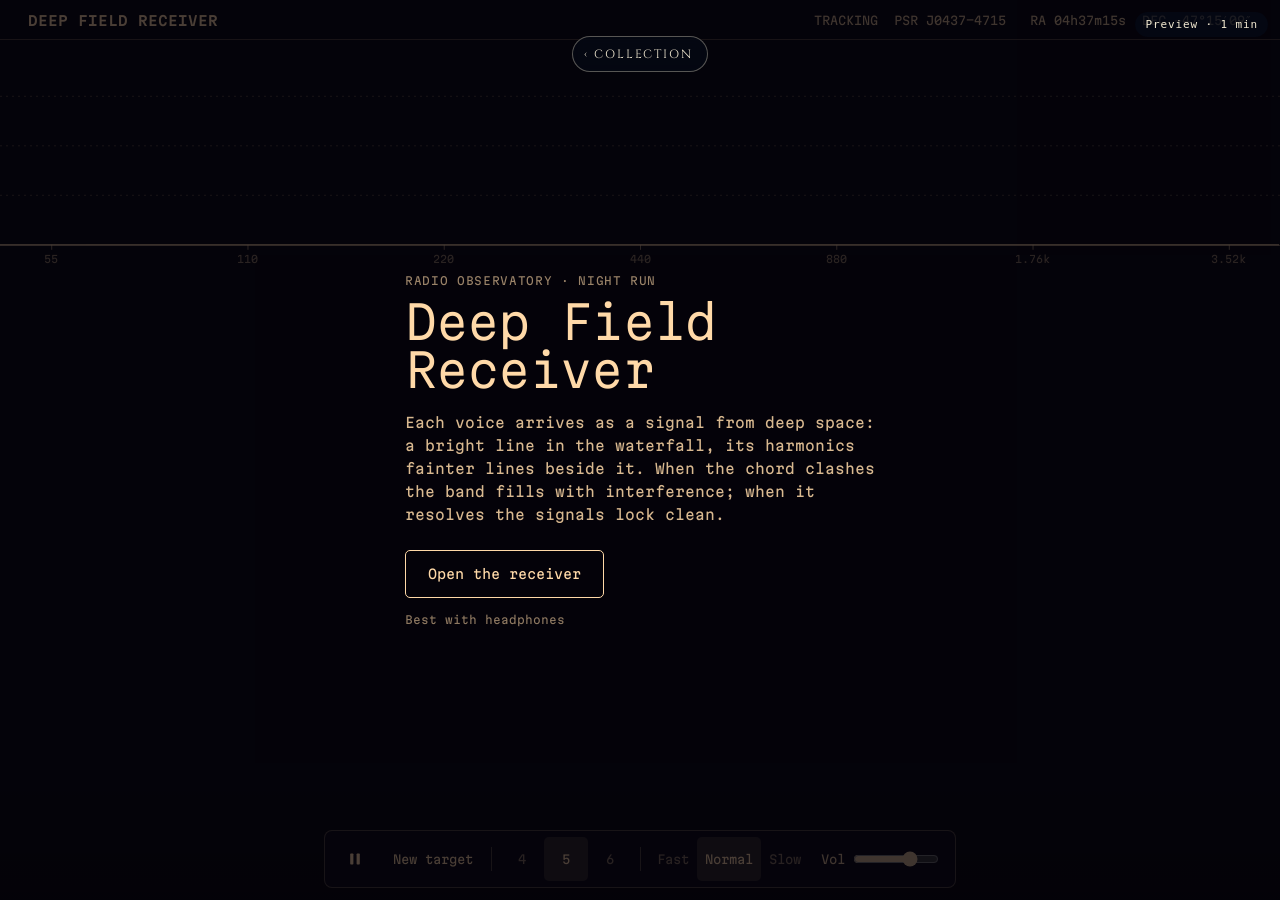
<file: Web/pieces/deep-field-receiver/index.html>
<!DOCTYPE html>
<html lang="en" data-home="tc">
<head>
<meta charset="utf-8">
<meta name="viewport" content="width=device-width, initial-scale=1, maximum-scale=1, user-scalable=no, viewport-fit=cover">
<title>Deep Field Receiver</title>
<link rel="stylesheet" href="../../fonts/fonts.css">
<script src="../../pieces.js"></script>
<script src="../../shared/host.js"></script>
<style>
/* VOICE: patient, scientific, listening to the far dark
   IDEA: a radio telescope's spectrogram — each voice is a signal line in the waterfall, its harmonics fainter lines beside it
   PICTURE: live spectrum trace on top, heat-coloured waterfall scrolling down beneath, chord arrivals annotated in the margin
   COLOUR and TYPE: three colour maps (inferno, ice, chart paper); Martian Mono for every readout
   LAYOUT: header strip, spectrum, frequency axis, waterfall to the bottom with readouts over its lower corners */
:root{--ink:#ffd9a8;--bg:#05030a;--bar:rgba(10,6,18,.88);--line:rgba(255,217,168,.28)}
*{box-sizing:border-box;min-width:0}
html,body{margin:0;height:100%;background:var(--bg);color:var(--ink);overflow:hidden;font:13px/1.4 "Martian Mono",ui-monospace,monospace;-webkit-tap-highlight-color:transparent}
canvas{position:fixed;inset:0;width:100%;height:100%;display:block}
#ui{position:fixed;left:0;right:0;bottom:max(12px,env(safe-area-inset-bottom));display:flex;justify-content:center;padding:0 10px;transition:opacity 1.4s ease;pointer-events:none}
body.idle #ui{opacity:0}body.idle{cursor:none}
#bar{pointer-events:auto;display:flex;align-items:center;flex-wrap:wrap;justify-content:center;gap:2px 6px;background:var(--bar);border:1px solid var(--line);border-radius:8px;padding:4px 8px;max-width:100%;backdrop-filter:blur(8px);-webkit-backdrop-filter:blur(8px)}
button{font:inherit;color:inherit;background:none;border:0;min-height:44px;min-width:44px;padding:0 10px;border-radius:5px;cursor:pointer;font-size:12px}
button:hover{background:color-mix(in srgb,var(--ink) 10%,transparent)}
button:focus-visible,input:focus-visible{outline:2px solid var(--ink);outline-offset:2px}
#play{display:grid;place-items:center;padding:0}#play svg{width:16px;height:16px;fill:currentColor}
.seg{display:flex;align-items:center}.seg button{opacity:.5;padding:0 8px}.seg button[aria-pressed=true]{opacity:1;background:color-mix(in srgb,var(--ink) 14%,transparent)}
.sep{width:1px;height:24px;background:var(--line);margin:0 2px}
label.vol{display:flex;align-items:center;gap:6px;font-size:12px;opacity:.85;padding:0 6px}
input[type=range]{width:86px;height:44px;accent-color:var(--ink)}
#start{position:fixed;inset:0;display:grid;place-items:center;padding:24px;background:color-mix(in srgb,var(--bg) 72%,transparent);transition:opacity 1.4s ease}
#start.gone{opacity:0;pointer-events:none}
#card{max-width:470px}
#card .k{font-size:11px;opacity:.6;letter-spacing:.06em;margin:0 0 10px}
#card h1{font:300 clamp(30px,7.2vw,46px)/1.05 "Martian Mono",monospace;margin:0 0 16px;letter-spacing:-.02em}
#card p{margin:0 0 24px;font-size:14px;opacity:.85;line-height:1.65}
#go{border:1px solid var(--ink);padding:0 22px;min-height:48px;font-size:13px}
#card .meta{font-size:11px;opacity:.55;margin-top:14px}
#msg{position:fixed;left:12px;right:12px;top:12px;background:#5a1d14;color:#fff;font:14px system-ui,sans-serif;padding:8px 12px;border-radius:6px;z-index:6}
#msg[hidden]{display:none}
@media(max-width:620px){input[type=range]{width:60px}.seg button{padding:0 6px;font-size:11px}.sep{display:none}}
@media(prefers-reduced-motion:reduce){#ui,#start{transition:none}}
html,body{-webkit-user-select:none;user-select:none;-webkit-touch-callout:none;-webkit-tap-highlight-color:transparent}
html.in-app #fs{display:none!important}
html{--ss-top:36px}
</style>
</head>
<body>
<canvas id="cv"></canvas>
<div id="ui"><div id="bar">
  <button id="play" aria-label="Pause"><svg viewBox="0 0 20 20" id="ico"><rect x="4" y="3" width="4" height="14" rx="1"/><rect x="12" y="3" width="4" height="14" rx="1"/></svg></button>
  <button id="fresh">New target</button>
  <span class="sep"></span>
  <div class="seg" role="group" aria-label="Signals" id="count"><button data-n="4" aria-pressed="false">4</button><button data-n="5" aria-pressed="true">5</button><button data-n="6" aria-pressed="false">6</button></div>
  <span class="sep"></span>
  <div class="seg" role="group" aria-label="Pace" id="pace"><button data-p="0.65" aria-pressed="false">Fast</button><button data-p="1" aria-pressed="true">Normal</button><button data-p="1.5" aria-pressed="false">Slow</button></div>
  <label class="vol">Vol <input id="vol" type="range" min="0" max="1" step="0.01" value="0.7"></label>
</div></div>
<div id="msg" hidden></div>
<div id="start"><div id="card">
  <div class="k">RADIO OBSERVATORY · NIGHT RUN</div>
  <h1>Deep Field Receiver</h1>
  <p>Each voice arrives as a signal from deep space: a bright line in the waterfall, its harmonics fainter lines beside it. When the chord clashes the band fills with interference; when it resolves the signals lock clean.</p>
  <button id="go">Open the receiver</button>
  <div class="meta">Best with headphones</div>
</div></div>
<script>
{
/* ===== gliding-voice engine: shared by Star Trails and Ground Tracks ===== */
const NOTE=['C','D♭','D','E♭','E','F','G♭','G','A♭','A','B♭','B'];
const HARM={
  serene:{q:[['maj9',[4,7,11,14],3],['6/9',[4,9,14,7],2],['maj7♯11',[4,11,14,18],1.4],['9sus4',[5,7,10,14],1.4],['m9',[3,7,10,14],1]],
    mv:[[5,3],[-5,2.4],[-4,2],[2,1.5],[-2,1.5],[4,1],[3,.8]],hold:[7,11],glide:[1.6,3.2],stag:[.5,1.3],sus:.45},
  dream:{q:[['maj7♯11',[4,11,14,18],3],['maj9',[4,7,11,14],2],['9sus4',[5,7,10,14],2],['6/9',[4,9,14,7],1.5],['m9',[3,7,10,14],1]],
    mv:[[-4,3],[4,3],[8,2],[3,1.5],[-3,1.5],[1,.6],[5,1]],hold:[8,13],glide:[2.2,4],stag:[.7,1.6],sus:.55},
  melancholy:{q:[['m9',[3,7,10,14],3],['m11',[3,10,14,17],2.5],['maj9',[4,7,11,14],1.5],['9sus4',[5,7,10,14],1.5],['m6/9',[3,9,14,7],1]],
    mv:[[-2,2],[5,2],[-5,2],[3,2],[-4,1.5],[1,.5],[-3,1]],hold:[7,12],glide:[1.8,3.6],stag:[.6,1.5],sus:.6}};
function mulberry(a){return function(){a|=0;a=a+0x6D2B79F5|0;let t=Math.imul(a^a>>>15,1|a);t=t+Math.imul(t^t>>>7,61|t)^t;return((t^t>>>14)>>>0)/4294967296;};}
function makeEngine(o){
  const rnd=mulberry(parseInt(o.seed,16)||1),rr=(a,b)=>a+rnd()*(b-a),N=o.voices;let H=HARM[o.mood]||HARM.serene,pace=o.pace||1;
  const pickW=a=>{let t=a.reduce((s,x)=>s+x[x.length-1],0),r=rnd()*t;for(const x of a){r-=x[x.length-1];if(r<=0)return x;}return a[0];};
  const near=(m,pc)=>{const d=((pc-m)%12+12)%12;return d<=6?m+d:m+d-12;};
  const perms=n=>{const out=[];(function p(a,u){if(a.length===n){out.push(a.slice());return;}for(let i=0;i<n;i++)if(!u[i]){u[i]=1;a.push(i);p(a,u);a.pop();u[i]=0;}})([],[]);return out;};
  const PM={};const getP=n=>PM[n]||(PM[n]=perms(n));
  const subsets=(arr,k)=>{const out=[];(function s(i,a){if(a.length===k){out.push(a.slice());return;}for(let j=i;j<arr.length;j++){a.push(arr[j]);s(j+1,a);a.pop();}})(0,[]);return out;};
  let root=Math.floor(rnd()*12),qual=pickW(H.q);
  function voicing(rt,q,cur){let b=near(cur[0],rt);while(b<36)b+=12;while(b>50)b-=12;
    const tones=q[1].map(i=>(rt+i)%12),n=N-1;let pool=n>4?[...new Set([...tones,(rt+7)%12,rt,(rt+2)%12])].slice(0,n):tones;
    const cands=n<4?subsets(pool,n):[pool.slice(0,n)];let best=null,bc=1e9;
    for(const pcs of cands)for(const pm of getP(n)){const arr=[];let cost=0;
      for(let k=0;k<n;k++){let m=near(cur[k+1],pcs[pm[k]]);while(m<53)m+=12;while(m>84)m-=12;arr.push(m);}
      arr.sort((a,b)=>a-b);for(let k=0;k<n;k++)cost+=Math.abs(arr[k]-cur[k+1]);
      if(new Set(arr).size<n)cost+=60;for(let x=0;x<n;x++)for(let y=x+1;y<n;y++){const d=arr[y]-arr[x];if(d===1)cost+=9;else if(d===2)cost+=1.5;else if(d===11||d===13)cost+=3;}
      if(arr[0]-b<5)cost+=20;const span=arr[n-1]-arr[0];if(span>24)cost+=(span-24)*1.5;if(span<7)cost+=8;
      if(cost<bc){bc=cost;best=arr;}}
    return [b,...best];}
  /* opening chord */
  const seedCur=[43];for(let k=1;k<N;k++)seedCur.push(57+Math.round(k*16/N));
  let cur=voicing(root,qual,seedCur);const base=cur.slice();
  const segs=Array.from({length:N},()=>[]),chords=[{t:0,name:NOTE[root]+qual[0],arrive:0}];let T=rr(H.hold[0],H.hold[1])*.6;
  function plan(){let rt,q;do{rt=(root+pickW(H.mv)[0]+12)%12;q=pickW(H.q);}while(rt===root&&q===qual);root=rt;qual=q;
    const tgt=voicing(rt,q,cur),order=[...Array(N).keys()].sort(()=>rnd()-.5);
    const sus=new Set();if(rnd()<H.sus){const k=1+Math.floor(rnd()*(N-1));sus.add(k);if(rnd()<.3){const k2=1+Math.floor(rnd()*(N-1));sus.add(k2);}}
    let arrive=T;const susN={};const sg=[];
    order.forEach((v,k)=>{const st=T+k*rr(H.stag[0],H.stag[1])*pace,gd=rr(H.glide[0],H.glide[1])*pace,from=cur[v];let to=tgt[v];
      if(sus.has(v)){const lo=v>0?tgt[v-1]:-99,hi=v<N-1?tgt[v+1]:999;const opts=[1,2,-1,1,-2].map(d=>tgt[v]+d).filter(m=>m>lo&&m<hi&&m!==from);
        if(opts.length){to=opts[Math.floor(rnd()*opts.length)];susN[v]=to;}}
      if(to!==from)sg.push([v,{t0:st,t1:st+gd,m0:from,m1:to}]);arrive=Math.max(arrive,st+gd);});
    let fin=arrive;
    for(const v in susN){const rt0=arrive+rr(1.6,3.4)*pace,d=rr(1.2,2.2)*pace;sg.push([+v,{t0:rt0,t1:rt0+d,m0:susN[v],m1:tgt[v]}]);fin=Math.max(fin,rt0+d);}
    sg.sort((a,b)=>a[1].t0-b[1].t0).forEach(([v,s])=>{segs[v].push(s);o.onSeg&&o.onSeg(v,s);});
    chords.push({t:T,name:NOTE[rt]+q[0],arrive:fin,susp:Object.keys(susN).length>0});
    cur=tgt;T=fin+rr(H.hold[0],H.hold[1])*pace;}
  const ease=x=>.5-.5*Math.cos(Math.PI*x);
  function pitchAt(v,t){const S=segs[v];let lo=0,hi=S.length-1,i=-1;while(lo<=hi){const m=(lo+hi)>>1;if(S[m].t0<=t){i=m;lo=m+1;}else hi=m-1;}
    if(i<0)return base[v];const s=S[i];if(t>=s.t1)return s.m1;return s.m0+(s.m1-s.m0)*ease((t-s.t0)/(s.t1-s.t0));}
  function chordAt(t){let c=chords[0];for(let i=chords.length-1;i>=0;i--)if(chords[i].arrive<=t){c=chords[i];break;}const nx=chords.find(x=>x.t<=t&&x.arrive>t);return {name:c.name,moving:!!nx,next:nx&&nx.name};}
  function tensionAt(t){const ms=[];for(let v=0;v<N;v++)ms.push(pitchAt(v,t));let s=0;
    for(let a=0;a<N;a++)for(let b=a+1;b<N;b++){const d=Math.abs(ms[a]-ms[b]),ic=d%12,dd=Math.min(ic,12-ic);
      const semi=Math.exp(-((ic-1)**2)/.18)+Math.exp(-((ic-11)**2)/.18)*(d>12?.45:.8),tri=Math.exp(-((ic-6)**2)/.18)*.3;s+=semi*(d<12?1:.4)+tri+(dd<.5&&d>0.3?.6:0);}
    return Math.min(1,s/1.2);}
  return {N,base,segs,chords,pitchAt,chordAt,tensionAt,ensure(t){while(T<t)plan();},setPace(p){pace=p;},setMood(m){H=HARM[m]||H;}};}
const mtof=m=>440*2**((m-69)/12);
/* schedule one glide on an oscillator's frequency param */
function glideParam(param,s,t0){const n=48,c=new Float32Array(n);for(let i=0;i<n;i++){const x=i/(n-1),e=.5-.5*Math.cos(Math.PI*x);c[i]=mtof(s.m0+(s.m1-s.m0)*e);}
  try{param.setValueCurveAtTime(c,t0+s.t0,s.t1-s.t0);}catch(e){try{param.setValueAtTime(mtof(s.m1),t0+s.t1);}catch(_){}}}
function newSeed(){return Math.floor(Math.random()*0xffffffff).toString(16).toUpperCase().padStart(8,'0');}
/* ===== end engine ===== */

const $=id=>document.getElementById(id),cv=$('cv'),ctx=cv.getContext('2d');
const R=Math.random,clamp=(x,a,b)=>Math.max(a,Math.min(b,x)),TAU=Math.PI*2;
const MAPS={
  inferno:{harm:'serene',bg:'#05030a',ink:'#ffd9a8',dim:'rgba(255,217,168,.55)',bar:'rgba(10,6,18,.88)',line:'rgba(255,217,168,.28)',
    stops:[[0,'#05030a'],[.18,'#1d0b3f'],[.38,'#6a1b6b'],[.58,'#c7354f'],[.76,'#f6812b'],[.9,'#fbd35a'],[1,'#fffbe8']],fill:'rgba(199,53,79,.28)'},
  ice:{harm:'dream',bg:'#02060d',ink:'#cfeaff',dim:'rgba(207,234,255,.55)',bar:'rgba(3,10,20,.88)',line:'rgba(207,234,255,.28)',
    stops:[[0,'#02060d'],[.2,'#071d3d'],[.42,'#16508f'],[.62,'#2f9bd6'],[.8,'#8fdcff'],[1,'#ffffff']],fill:'rgba(47,155,214,.25)'},
  paper:{gam:1.05,harm:'melancholy',bg:'#f1ede3',ink:'#22201c',dim:'rgba(34,32,28,.6)',bar:'rgba(241,237,227,.93)',line:'rgba(34,32,28,.25)',
    stops:[[0,'#f1ede3'],[.25,'#d9d3c5'],[.5,'#958e80'],[.75,'#45403a'],[1,'#0d0c0b']],fill:'rgba(34,32,28,.12)'}};
const TARGETS=[['PSR J0437−4715','04h37m15s','−47°15′09″'],['M31 · HI HALO','00h42m44s','+41°16′09″'],['SGR A*','17h45m40s','−29°00′28″'],['3C 273','12h29m06s','+02°03′09″'],
  ['CAS A','23h23m24s','+58°48′54″'],['CRAB PULSAR','05h34m31s','+22°00′52″'],['VELA PULSAR','08h35m20s','−45°10′35″'],['CYGNUS A','19h59m28s','+40°44′02″'],['W3(OH)','02h27m04s','+61°52′25″']];
let map='inferno',N=5,pace=1,seed=newSeed();
try{const s=JSON.parse(localStorage.getItem('dfr-prefs')||'{}');if([4,5,6].includes(s.N))N=s.N;if([.65,1,1.5].includes(s.pace))pace=s.pace;}catch(e){}
const save=()=>{try{localStorage.setItem('dfr-prefs',JSON.stringify({map,N,pace}));}catch(e){}};
let LUT=null;
function buildLUT(){const st=MAPS[map].stops.map(([p,h])=>[p,parseInt(h.slice(1,3),16),parseInt(h.slice(3,5),16),parseInt(h.slice(5,7),16)]);LUT=new Uint8ClampedArray(256*3);
  for(let i=0;i<256;i++){const v=i/255;let k=0;while(k<st.length-2&&v>st[k+1][0])k++;const a=st[k],b=st[k+1],u=clamp((v-a[0])/(b[0]-a[0]),0,1);for(let c=0;c<3;c++)LUT[i*3+c]=a[c+1]+(b[c+1]-a[c+1])*u;}}

/* ---------- layout ---------- */
let W=0,H=0,DPR=1,f=12,hdr=0,specTop=0,specH=0,axisH=0,wfTop=0,wfH=0,wf=null,wk=null,rowImg=null,spec=null;
const FLO=55,FHI=3520,xOf=hz=>W*(.04+.92*clamp(Math.log2(hz/FLO)/Math.log2(FHI/FLO),0,1));
function layout(){DPR=Math.min(devicePixelRatio||1,2);W=innerWidth;H=innerHeight;cv.width=Math.round(W*DPR);cv.height=Math.round(H*DPR);ctx.setTransform(DPR,0,0,DPR,0,0);
  f=clamp(Math.min(W,H)*.016,10,13);hdr=f*3;specTop=hdr+f*.6;specH=Math.round(H*(H>W?.17:.22));axisH=f*2.2;wfTop=Math.round(specTop+specH+axisH);wfH=H-wfTop;
  const old=wf;wf=document.createElement('canvas');wf.width=Math.max(1,Math.round(W));wf.height=Math.max(1,Math.round(wfH));wk=wf.getContext('2d');wk.fillStyle=MAPS[map].bg;wk.fillRect(0,0,wf.width,wf.height);
  if(old)wk.drawImage(old,0,0,wf.width,wf.height);rowImg=wk.createImageData(wf.width,1);spec=new Float32Array(wf.width);events.forEach(e=>e.y=Math.min(e.y,wfH));}

/* ---------- sound ---------- */
let A=null,master,bus,eng=null,synth=[],startAt=0,noiseG=null,pulse=null;
function initAudio(){A=new (window.AudioContext||window.webkitAudioContext)();master=A.createGain();master.gain.value=+$('vol').value*.85;
  const comp=A.createDynamicsCompressor();comp.threshold.value=-18;comp.ratio.value=3;master.connect(comp).connect(A.destination);
  const rev=A.createConvolver(),len=A.sampleRate*5,b=A.createBuffer(2,len,A.sampleRate);for(let c=0;c<2;c++){const d=b.getChannelData(c);for(let i=0;i<len;i++)d[i]=(R()*2-1)*(1-i/len)**2.8;}
  rev.buffer=b;const wet=A.createGain();wet.gain.value=.7;rev.connect(wet).connect(master);const dry=A.createGain();dry.gain.value=.6;dry.connect(master);bus=A.createGain();bus.connect(dry);bus.connect(rev);
  const nb=A.createBuffer(1,A.sampleRate*3,A.sampleRate),nd=nb.getChannelData(0);for(let i=0;i<nd.length;i++)nd[i]=R()*2-1;const ns=A.createBufferSource();ns.buffer=nb;ns.loop=true;
  const hp=A.createBiquadFilter();hp.type='highpass';hp.frequency.value=900;const lp=A.createBiquadFilter();lp.type='lowpass';lp.frequency.value=5200;noiseG=A.createGain();noiseG.gain.value=.003;ns.connect(hp).connect(lp).connect(noiseG).connect(bus);ns.start();}
function makeSynth(){synth.forEach(s=>s.kill());synth=[];const P=.714;
  for(let v=0;v<N;v++){const fr=mtof(eng.base[v]),bass=v===0,t=A.currentTime,g=A.createGain(),pan=A.createStereoPanner(),amp=A.createGain();
    pan.pan.value=N>1?-.5+v/(N-1):0;g.gain.setValueAtTime(0,t);g.gain.linearRampToValueAtTime(bass?.1:.06,t+3);
    const car=A.createOscillator();car.type='sine';car.frequency.value=fr;
    const mod=A.createOscillator(),mi=A.createGain();mod.type='sine';mod.frequency.value=fr*2;mi.gain.value=fr*.35;mod.connect(mi).connect(car.frequency);
    const h3=A.createOscillator(),h3g=A.createGain();h3.frequency.value=fr*3;h3g.gain.value=bass?.04:.07;h3.connect(h3g).connect(amp);
    car.connect(amp);
    /* each signal pulses gently, like a pulsar, at its own fraction of the base period */
    const lfo=A.createOscillator(),lg=A.createGain();lfo.frequency.value=1/(P*(1+v*.5));lg.gain.value=bass?.06:.16;lfo.connect(lg).connect(amp.gain);amp.gain.value=1-lg.gain.value;
    amp.connect(g).connect(pan).connect(bus);[car,mod,h3,lfo].forEach(o=>o.start(t));
    synth.push({os:[{o:car,mul:1},{o:mod,mul:2},{o:h3,mul:3}],mi,kill(){const t=A.currentTime;g.gain.cancelScheduledValues(t);g.gain.setValueAtTime(g.gain.value,t);g.gain.setTargetAtTime(0,t,.5);[car,mod,h3,lfo].forEach(o=>o.stop(t+4));}});}}
function onSeg(v,s){const sy=synth[v];if(!sy)return;sy.os.forEach(x=>glideParam(x.o.frequency,{t0:s.t0,t1:s.t1,m0:s.m0+12*Math.log2(x.mul),m1:s.m1+12*Math.log2(x.mul)},startAt));}

/* ---------- reception ---------- */
let lastT=0,acc=0,events=[],lastTick=-1,lastChord=0,target=0,slewT=-99,playing=false,started=false,peaks=[];
function begin(){eng=makeEngine({seed,voices:N,mood:MAPS[map].harm,pace,onSeg});makeSynth();startAt=A.currentTime+.25;eng.ensure(16);lastT=0;acc=0;events=[];lastTick=-1;lastChord=0;
  target=parseInt(seed.slice(0,2),16)%TARGETS.length;slewT=0;if(wk){wk.fillStyle=MAPS[map].bg;wk.fillRect(0,0,wf.width,wf.height);}}
const speed=()=>wfH/24/pace;
function rowAt(t){const w=wf.width,ten=eng.tensionAt(t),slew=clamp(1-(t-slewT)/2.5,0,1),row=new Float32Array(w);
  for(let x=0;x<w;x++){const r=R();row[x]=.012+r*r*r*r*r*(.24+ten*.32)+(ten>.4?R()*R()*ten*.16:0)+slew*R()*.5;}
  const ps=[];for(let v=0;v<N;v++){const m=eng.pitchAt(v,t),hz=mtof(m),a=(v===0?1:.86)*(.9+.1*Math.sin(t*(3+v)));ps.push(m);
    [[1,1],[2,.42],[3,.24],[4,.12]].forEach(([h,ha])=>{const x=xOf(hz*h);if(x>=w)return;const sg=h===1?1.5:1.8,amp=a*ha;for(let d=-6;d<=6;d++){const xi=Math.round(x)+d;if(xi<0||xi>=w)continue;row[xi]+=amp*Math.exp(-((xi-x)**2)/(2*sg*sg));}});}
  /* interference smear between signals that clash */
  for(let a=0;a<N;a++)for(let b=a+1;b<N;b++){const d=Math.abs(ps[a]-ps[b]);if(d<1.4&&d>.05){const x1=xOf(mtof(Math.min(ps[a],ps[b]))),x2=xOf(mtof(Math.max(ps[a],ps[b])));const k=(1.4-d)*.45*(.5+.5*Math.sin(t*TAU*(d*3+.5)));
    for(let x=Math.floor(x1)-3;x<=x2+3;x++)if(x>=0&&x<w)row[x]+=k*R();}}
  return row;}
function scroll(t){const dt=t-lastT;lastT=t;acc+=dt*speed();const rows=Math.floor(acc);if(rows<1)return;acc-=rows;const w=wf.width;
  wk.globalCompositeOperation='copy';wk.drawImage(wf,0,rows);wk.globalCompositeOperation='source-over';
  for(let r=0;r<rows;r++){const row=rowAt(t-r/speed()),d=rowImg.data,gam=MAPS[map].gam||.5;for(let x=0;x<w;x++){const i=clamp(Math.round(clamp(row[x],0,1)**gam*255),0,255)*3,j=x*4;d[j]=LUT[i];d[j+1]=LUT[i+1];d[j+2]=LUT[i+2];d[j+3]=255;}
    wk.putImageData(rowImg,0,r);if(r===0)for(let x=0;x<w;x++)spec[x]=spec[x]*.6+row[x]*.4;}
  events.forEach(e=>e.y+=rows);events=events.filter(e=>e.y<wfH+20);
  const tk=Math.floor(t/5);if(tk!==lastTick){lastTick=tk;events.push({k:'tick',y:0,s:tk*5});}
  const ch=eng.chords;while(lastChord<ch.length&&ch[lastChord].arrive<=t){const c=ch[lastChord];if(lastChord>0){events.push({k:'chord',y:0,name:c.name,susp:c.susp});if(lastChord%4===0){target=(target+1)%TARGETS.length;slewT=t;}}lastChord++;}}

/* ---------- drawing ---------- */
const fmtT=s=>{s=Math.floor(s);return [s/3600|0,(s/60|0)%60,s%60].map(x=>String(x).padStart(2,'0')).join(':');};
const msg=$('msg');let errs=0;function report(e){errs++;console.error(e);if(errs<4){msg.textContent='Something went wrong: '+(e&&e.message||e);msg.hidden=false;}}
function loop(){requestAnimationFrame(loop);try{draw();}catch(e){report(e);}}
function draw(){const c=MAPS[map],t=A&&eng?Math.max(0,A.currentTime-startAt):0,m=Math.max(12,W*.022);
  if(eng&&t>lastT){eng.ensure(t+16);if(noiseG)noiseG.gain.setTargetAtTime(.002+eng.tensionAt(t)*.02,A.currentTime,.3);scroll(t);}
  ctx.fillStyle=c.bg;ctx.fillRect(0,0,W,H);
  if(wf){ctx.imageSmoothingEnabled=false;ctx.drawImage(wf,0,wfTop,W,wfH);ctx.imageSmoothingEnabled=true;}
  /* header */
  ctx.fillStyle=c.ink;ctx.textBaseline='middle';const hy=hdr/2+2,tg=TARGETS[target];
  ctx.font=`600 ${f*1.05}px "Martian Mono", monospace`;ctx.textAlign='left';ctx.fillText('DEEP FIELD RECEIVER',m,hy);
  ctx.font=`400 ${f*.9}px "Martian Mono", monospace`;ctx.textAlign='right';ctx.globalAlpha=.85;
  const slewing=eng&&t-slewT<2.5;ctx.fillText(W>700?`${slewing?'SLEWING → ':'TRACKING  '}${tg[0]}   RA ${tg[1]}  DEC ${tg[2]}`:`${slewing?'SLEW → ':''}${tg[0]}`,W-m,hy);ctx.globalAlpha=1;
  ctx.strokeStyle=c.line;ctx.lineWidth=1;ctx.beginPath();ctx.moveTo(0,hdr+.5);ctx.lineTo(W,hdr+.5);ctx.stroke();
  /* spectrum */
  const sb=specTop+specH;ctx.strokeStyle=c.line;ctx.setLineDash([2,4]);for(let k=1;k<4;k++){const y=specTop+specH*k/4;ctx.beginPath();ctx.moveTo(0,y);ctx.lineTo(W,y);ctx.stroke();}ctx.setLineDash([]);
  if(spec){const w=spec.length,yv=v=>sb-clamp(Math.sqrt(Math.max(0,v)),0,1.15)*specH*.85;ctx.beginPath();ctx.moveTo(0,sb);for(let x=0;x<w;x+=1)ctx.lineTo(x*W/w,yv(spec[x]));ctx.lineTo(W,sb);ctx.closePath();
    ctx.fillStyle=c.fill;ctx.fill();ctx.beginPath();for(let x=0;x<w;x++){const y=yv(spec[x]);x?ctx.lineTo(x*W/w,y):ctx.moveTo(0,y);}ctx.strokeStyle=c.ink;ctx.lineWidth=1;ctx.stroke();}
  /* axis */
  ctx.strokeStyle=c.ink;ctx.globalAlpha=.6;ctx.beginPath();ctx.moveTo(0,sb+.5);ctx.lineTo(W,sb+.5);ctx.stroke();ctx.globalAlpha=1;
  ctx.font=`400 ${f*.78}px "Martian Mono", monospace`;ctx.textAlign='center';ctx.fillStyle=c.dim;
  for(let hz=FLO;hz<=FHI;hz*=2){const x=xOf(hz);ctx.fillRect(x,sb,1,5);ctx.fillText(hz>=1000?(hz/1000).toFixed(hz%1000?2:0)+'k':String(hz),x,sb+f*1.15);}
  /* signal markers on the spectrum */
  if(eng){ctx.font=`400 ${f*.82}px "Martian Mono", monospace`;const lab=[];for(let v=0;v<N;v++){const hz=mtof(eng.pitchAt(v,t)),x=xOf(hz);lab.push([x,hz,v]);}lab.sort((a,b)=>a[0]-b[0]);
    let lastX=-1e9,row=0;lab.forEach(([x,hz,v])=>{row=x-lastX<f*6.5?row+1:0;lastX=x;const y=specTop+f*(1+row*1.25);ctx.fillStyle=c.ink;ctx.textAlign='center';ctx.fillText(`${hz.toFixed(1)}`,x,y);
      ctx.globalAlpha=.5;ctx.fillRect(x-.5,y+f*.55,1,Math.max(0,sb-y-f*.55-2));ctx.globalAlpha=1;});}
  /* waterfall annotations: time ticks on the left, chord arrivals on the right */
  ctx.font=`400 ${f*.78}px "Martian Mono", monospace`;ctx.textBaseline='middle';
  for(const e of events){const y=wfTop+e.y;if(e.k==='tick'){ctx.fillStyle=c.ink;ctx.globalAlpha=.55;ctx.fillRect(0,y,8,1);ctx.textAlign='left';const lb=`−${String(Math.round(t-e.s)).padStart(2,'0')}s`;ctx.globalAlpha=.7;ctx.fillStyle=c.bg;ctx.fillRect(9,y-f*.6,ctx.measureText(lb).width+6,f*1.2);ctx.globalAlpha=.85;ctx.fillStyle=c.ink;ctx.fillText(lb,12,y);}
    else{ctx.globalAlpha=.6;ctx.strokeStyle=c.ink;ctx.setLineDash([3,5]);ctx.beginPath();ctx.moveTo(W*.55,y+.5);ctx.lineTo(W-m*.5,y+.5);ctx.stroke();ctx.setLineDash([]);const lb=(e.susp?'RESOLVED · ':'LOCK · ')+e.name,lw=ctx.measureText(lb).width;ctx.globalAlpha=.72;ctx.fillStyle=c.bg;ctx.fillRect(W-m*.5-lw-5,y-f*1.4,lw+10,f*1.3);ctx.globalAlpha=1;ctx.fillStyle=c.ink;ctx.textAlign='right';ctx.fillText(lb,W-m*.5,y-f*.75);}}
  ctx.globalAlpha=1;
  /* readouts over the lower waterfall */
  const g=ctx.createLinearGradient(0,H-f*9,0,H);g.addColorStop(0,'rgba(0,0,0,0)');g.addColorStop(1,map==='paper'?'rgba(241,237,227,.92)':'rgba(0,0,0,.75)');ctx.fillStyle=g;ctx.fillRect(0,H-f*9,W,f*9);
  if(eng){const ch=eng.chordAt(t),ten=eng.tensionAt(t);let sum=0;for(let v=0;v<N;v++)sum+=mtof(eng.pitchAt(v,t));const snr=(8+(1-ten)*26+Math.sin(t*.7)*.8).toFixed(1),by=H-m-(H>W?f*6.5:f*4.2);
    ctx.fillStyle=c.ink;ctx.textAlign='left';ctx.textBaseline='alphabetic';ctx.font=`400 ${f*.92}px "Martian Mono", monospace`;
    ctx.fillText(`INTEGRATION ${fmtT(t)}`,m,by);ctx.fillText(`SNR ${snr} dB   ${N} SIGNALS`,m,by+f*1.6);ctx.globalAlpha=.7;ctx.fillText(`Σf ${sum.toFixed(1)} Hz`,m,by+f*3.2);ctx.globalAlpha=1;
    ctx.textAlign='right';ctx.font=`300 ${f*2.2}px "Martian Mono", monospace`;ctx.fillText(ch.moving?'→ '+ch.next:ch.name,W-m,by+f*.4);
    ctx.font=`400 ${f*.92}px "Martian Mono", monospace`;ctx.globalAlpha=.7;ctx.fillText(`SEED ${seed}`,W-m,by+f*2.2);ctx.globalAlpha=1;}}

/* ---------- controls ---------- */
const ico=$('ico'),PAUSE='<rect x="4" y="3" width="4" height="14" rx="1"/><rect x="12" y="3" width="4" height="14" rx="1"/>',PLAY='<path d="M5 3l12 7-12 7z"/>';
function setPlaying(on){playing=on;ico.innerHTML=on?PAUSE:PLAY;$('play').setAttribute('aria-label',on?'Pause':'Play');if(A){on?A.resume().catch(()=>{}):A.suspend().catch(()=>{});}poke();}
const press=(sel,el)=>document.querySelectorAll(sel+' button').forEach(b=>b.setAttribute('aria-pressed',b===el));
const mkSeed=newSeed;function restart(fresh){if(fresh)seed=mkSeed();if(A&&started){begin();if(!playing)setPlaying(true);}}
function applyMap(){const c=MAPS[map],r=document.documentElement.style;r.setProperty('--ink',c.ink);r.setProperty('--bg',c.bg);r.setProperty('--bar',c.bar);r.setProperty('--line',c.line);buildLUT();}
$('play').addEventListener('click',()=>{if(started)setPlaying(!playing);});
$('fresh').addEventListener('click',()=>restart(true));
document.querySelectorAll('#moods button').forEach(b=>{b.setAttribute('aria-pressed',b.dataset.m===map);b.addEventListener('click',()=>{map=b.dataset.m;press('#moods',b);save();applyMap();if(eng)eng.setMood(MAPS[map].harm);});});
document.querySelectorAll('#count button').forEach(b=>{b.setAttribute('aria-pressed',+b.dataset.n===N);b.addEventListener('click',()=>{N=+b.dataset.n;press('#count',b);save();restart(false);});});
document.querySelectorAll('#pace button').forEach(b=>{b.setAttribute('aria-pressed',+b.dataset.p===pace);b.addEventListener('click',()=>{pace=+b.dataset.p;press('#pace',b);save();if(eng)eng.setPace(pace);});});
$('vol').addEventListener('input',()=>{if(A)master.gain.setTargetAtTime(+$('vol').value*.85,A.currentTime,.1);});
$('go').addEventListener('click',()=>{try{initAudio();A.resume();begin();}catch(e){report(e);}$('start').classList.add('gone');started=true;setPlaying(true);});
addEventListener('keydown',e=>{if(e.code==='Space'&&started&&e.target.tagName!=='BUTTON'){e.preventDefault();setPlaying(!playing);}});
let idleT=0;function poke(){document.body.classList.remove('idle');clearTimeout(idleT);if(playing)idleT=setTimeout(()=>document.body.classList.add('idle'),3500);}
['pointermove','pointerdown','keydown'].forEach(ev=>addEventListener(ev,poke));
addEventListener('error',e=>report(e.error||e.message));
applyMap();let rz=0;const ro=new ResizeObserver(()=>{clearTimeout(rz);rz=setTimeout(layout,100);});ro.observe(document.body);layout();
requestAnimationFrame(loop);
}
</script>
</body>
</html>
</file>
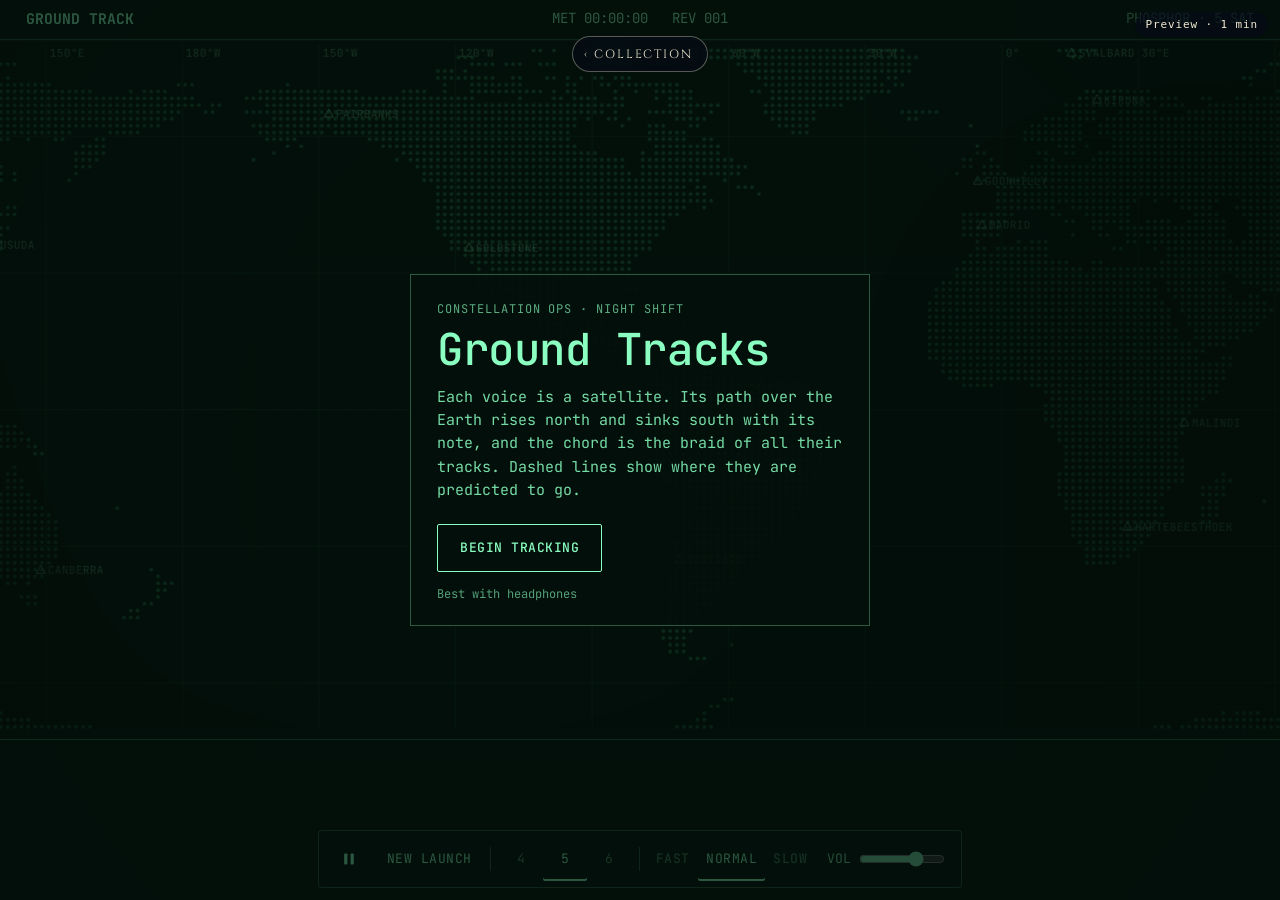
<file: Web/pieces/ground-tracks/index.html>
<!DOCTYPE html>
<html lang="en" data-home="tc">
<head>
<meta charset="utf-8">
<meta name="viewport" content="width=device-width, initial-scale=1, maximum-scale=1, user-scalable=no, viewport-fit=cover">
<title>Ground Tracks</title>
<link rel="stylesheet" href="../../fonts/fonts.css">
<script src="../../pieces.js"></script>
<script src="../../shared/host.js"></script>
<style>
/* VOICE: calm, technical, a night shift in mission control
   IDEA: a ground-track display — every voice is a satellite whose path over the dotted world map rises and falls with its note
   PICTURE: full-width scrolling world map; past tracks solid behind the playhead, predicted tracks dashed ahead, footprints and ground stations
   COLOUR and TYPE: three screens (green phosphor, amber CRT, paper blueprint); JetBrains Mono throughout
   LAYOUT: status strip on top, map in the middle, telemetry table and chord readout along the bottom; controls float and fade */
:root{--ink:#8affc1;--bg:#04100b;--bar:rgba(4,16,11,.9);--line:rgba(138,255,193,.3)}
*{box-sizing:border-box;min-width:0}
html,body{margin:0;height:100%;background:var(--bg);color:var(--ink);overflow:hidden;font:14px/1.4 "JetBrains Mono",ui-monospace,monospace;-webkit-tap-highlight-color:transparent}
canvas{position:fixed;inset:0;width:100%;height:100%;display:block}
#ui{position:fixed;left:0;right:0;bottom:max(12px,env(safe-area-inset-bottom));display:flex;justify-content:center;padding:0 10px;transition:opacity 1.4s ease;pointer-events:none}
body.idle #ui{opacity:0}body.idle{cursor:none}
#bar{pointer-events:auto;display:flex;align-items:center;flex-wrap:wrap;justify-content:center;gap:2px 6px;background:var(--bar);border:1px solid var(--line);border-radius:4px;padding:4px 8px;max-width:100%}
button{font:inherit;color:inherit;background:none;border:0;min-height:44px;min-width:44px;padding:0 10px;border-radius:2px;cursor:pointer;text-transform:uppercase;letter-spacing:.04em;font-size:13px}
button:hover{background:color-mix(in srgb,var(--ink) 10%,transparent)}
button:focus-visible,input:focus-visible{outline:2px solid var(--ink);outline-offset:2px}
#play{display:grid;place-items:center;padding:0}#play svg{width:16px;height:16px;fill:currentColor}
.seg{display:flex;align-items:center}.seg button{opacity:.5;padding:0 8px}.seg button[aria-pressed=true]{opacity:1;box-shadow:inset 0 -2px 0 var(--ink)}
.sep{width:1px;height:24px;background:var(--line);margin:0 2px}
label.vol{display:flex;align-items:center;gap:6px;font-size:13px;opacity:.85;padding:0 6px;text-transform:uppercase}
input[type=range]{width:86px;height:44px;accent-color:var(--ink)}
#start{position:fixed;inset:0;display:grid;place-items:center;padding:24px;background:color-mix(in srgb,var(--bg) 70%,transparent);transition:opacity 1.4s ease}
#start.gone{opacity:0;pointer-events:none}
#card{max-width:460px;border:1px solid var(--line);background:var(--bar);padding:26px 26px 22px}
#card .k{font-size:12px;opacity:.65;letter-spacing:.08em;margin:0 0 8px}
#card h1{font:500 clamp(30px,7vw,44px)/1.05 "JetBrains Mono",monospace;margin:0 0 14px;letter-spacing:-.01em}
#card p{margin:0 0 22px;font-size:15px;opacity:.85;line-height:1.55}
#go{border:1px solid var(--ink);padding:0 22px;min-height:48px;font-weight:500}
#card .meta{font-size:12px;opacity:.6;margin-top:14px}
#msg{position:fixed;left:12px;right:12px;top:12px;background:#5a1d14;color:#fff;font:14px system-ui,sans-serif;padding:8px 12px;border-radius:6px;z-index:6}
#msg[hidden]{display:none}
@media(max-width:620px){input[type=range]{width:60px}.seg button{padding:0 6px;font-size:12px}.sep{display:none}}
@media(prefers-reduced-motion:reduce){#ui,#start{transition:none}}
html,body{-webkit-user-select:none;user-select:none;-webkit-touch-callout:none;-webkit-tap-highlight-color:transparent}
html.in-app #fs{display:none!important}
html{--ss-top:36px}
</style>
</head>
<body>
<canvas id="cv"></canvas>
<div id="ui"><div id="bar">
  <button id="play" aria-label="Pause"><svg viewBox="0 0 20 20" id="ico"><rect x="4" y="3" width="4" height="14" rx="1"/><rect x="12" y="3" width="4" height="14" rx="1"/></svg></button>
  <button id="fresh">New launch</button>
  <span class="sep"></span>
  <div class="seg" role="group" aria-label="Satellites" id="count"><button data-n="4" aria-pressed="false">4</button><button data-n="5" aria-pressed="true">5</button><button data-n="6" aria-pressed="false">6</button></div>
  <span class="sep"></span>
  <div class="seg" role="group" aria-label="Pace" id="pace"><button data-p="0.65" aria-pressed="false">Fast</button><button data-p="1" aria-pressed="true">Normal</button><button data-p="1.5" aria-pressed="false">Slow</button></div>
  <label class="vol">Vol <input id="vol" type="range" min="0" max="1" step="0.01" value="0.7"></label>
</div></div>
<div id="msg" hidden></div>
<div id="start"><div id="card">
  <div class="k">CONSTELLATION OPS · NIGHT SHIFT</div>
  <h1>Ground Tracks</h1>
  <p>Each voice is a satellite. Its path over the Earth rises north and sinks south with its note, and the chord is the braid of all their tracks. Dashed lines show where they are predicted to go.</p>
  <button id="go">Begin tracking</button>
  <div class="meta">Best with headphones</div>
</div></div>
<script>
{
/* ===== gliding-voice engine: shared by Star Trails and Ground Tracks ===== */
const NOTE=['C','D♭','D','E♭','E','F','G♭','G','A♭','A','B♭','B'];
const HARM={
  serene:{q:[['maj9',[4,7,11,14],3],['6/9',[4,9,14,7],2],['maj7♯11',[4,11,14,18],1.4],['9sus4',[5,7,10,14],1.4],['m9',[3,7,10,14],1]],
    mv:[[5,3],[-5,2.4],[-4,2],[2,1.5],[-2,1.5],[4,1],[3,.8]],hold:[7,11],glide:[1.6,3.2],stag:[.5,1.3],sus:.45},
  dream:{q:[['maj7♯11',[4,11,14,18],3],['maj9',[4,7,11,14],2],['9sus4',[5,7,10,14],2],['6/9',[4,9,14,7],1.5],['m9',[3,7,10,14],1]],
    mv:[[-4,3],[4,3],[8,2],[3,1.5],[-3,1.5],[1,.6],[5,1]],hold:[8,13],glide:[2.2,4],stag:[.7,1.6],sus:.55},
  melancholy:{q:[['m9',[3,7,10,14],3],['m11',[3,10,14,17],2.5],['maj9',[4,7,11,14],1.5],['9sus4',[5,7,10,14],1.5],['m6/9',[3,9,14,7],1]],
    mv:[[-2,2],[5,2],[-5,2],[3,2],[-4,1.5],[1,.5],[-3,1]],hold:[7,12],glide:[1.8,3.6],stag:[.6,1.5],sus:.6}};
function mulberry(a){return function(){a|=0;a=a+0x6D2B79F5|0;let t=Math.imul(a^a>>>15,1|a);t=t+Math.imul(t^t>>>7,61|t)^t;return((t^t>>>14)>>>0)/4294967296;};}
function makeEngine(o){
  const rnd=mulberry(parseInt(o.seed,16)||1),rr=(a,b)=>a+rnd()*(b-a),N=o.voices;let H=HARM[o.mood]||HARM.serene,pace=o.pace||1;
  const pickW=a=>{let t=a.reduce((s,x)=>s+x[x.length-1],0),r=rnd()*t;for(const x of a){r-=x[x.length-1];if(r<=0)return x;}return a[0];};
  const near=(m,pc)=>{const d=((pc-m)%12+12)%12;return d<=6?m+d:m+d-12;};
  const perms=n=>{const out=[];(function p(a,u){if(a.length===n){out.push(a.slice());return;}for(let i=0;i<n;i++)if(!u[i]){u[i]=1;a.push(i);p(a,u);a.pop();u[i]=0;}})([],[]);return out;};
  const PM={};const getP=n=>PM[n]||(PM[n]=perms(n));
  const subsets=(arr,k)=>{const out=[];(function s(i,a){if(a.length===k){out.push(a.slice());return;}for(let j=i;j<arr.length;j++){a.push(arr[j]);s(j+1,a);a.pop();}})(0,[]);return out;};
  let root=Math.floor(rnd()*12),qual=pickW(H.q);
  function voicing(rt,q,cur){let b=near(cur[0],rt);while(b<36)b+=12;while(b>50)b-=12;
    const tones=q[1].map(i=>(rt+i)%12),n=N-1;let pool=n>4?[...new Set([...tones,(rt+7)%12,rt,(rt+2)%12])].slice(0,n):tones;
    const cands=n<4?subsets(pool,n):[pool.slice(0,n)];let best=null,bc=1e9;
    for(const pcs of cands)for(const pm of getP(n)){const arr=[];let cost=0;
      for(let k=0;k<n;k++){let m=near(cur[k+1],pcs[pm[k]]);while(m<53)m+=12;while(m>84)m-=12;arr.push(m);}
      arr.sort((a,b)=>a-b);for(let k=0;k<n;k++)cost+=Math.abs(arr[k]-cur[k+1]);
      if(new Set(arr).size<n)cost+=60;for(let x=0;x<n;x++)for(let y=x+1;y<n;y++){const d=arr[y]-arr[x];if(d===1)cost+=9;else if(d===2)cost+=1.5;else if(d===11||d===13)cost+=3;}
      if(arr[0]-b<5)cost+=20;const span=arr[n-1]-arr[0];if(span>24)cost+=(span-24)*1.5;if(span<7)cost+=8;
      if(cost<bc){bc=cost;best=arr;}}
    return [b,...best];}
  /* opening chord */
  const seedCur=[43];for(let k=1;k<N;k++)seedCur.push(57+Math.round(k*16/N));
  let cur=voicing(root,qual,seedCur);const base=cur.slice();
  const segs=Array.from({length:N},()=>[]),chords=[{t:0,name:NOTE[root]+qual[0],arrive:0}];let T=rr(H.hold[0],H.hold[1])*.6;
  function plan(){let rt,q;do{rt=(root+pickW(H.mv)[0]+12)%12;q=pickW(H.q);}while(rt===root&&q===qual);root=rt;qual=q;
    const tgt=voicing(rt,q,cur),order=[...Array(N).keys()].sort(()=>rnd()-.5);
    const sus=new Set();if(rnd()<H.sus){const k=1+Math.floor(rnd()*(N-1));sus.add(k);if(rnd()<.3){const k2=1+Math.floor(rnd()*(N-1));sus.add(k2);}}
    let arrive=T;const susN={};const sg=[];
    order.forEach((v,k)=>{const st=T+k*rr(H.stag[0],H.stag[1])*pace,gd=rr(H.glide[0],H.glide[1])*pace,from=cur[v];let to=tgt[v];
      if(sus.has(v)){const lo=v>0?tgt[v-1]:-99,hi=v<N-1?tgt[v+1]:999;const opts=[1,2,-1,1,-2].map(d=>tgt[v]+d).filter(m=>m>lo&&m<hi&&m!==from);
        if(opts.length){to=opts[Math.floor(rnd()*opts.length)];susN[v]=to;}}
      if(to!==from)sg.push([v,{t0:st,t1:st+gd,m0:from,m1:to}]);arrive=Math.max(arrive,st+gd);});
    let fin=arrive;
    for(const v in susN){const rt0=arrive+rr(1.6,3.4)*pace,d=rr(1.2,2.2)*pace;sg.push([+v,{t0:rt0,t1:rt0+d,m0:susN[v],m1:tgt[v]}]);fin=Math.max(fin,rt0+d);}
    sg.sort((a,b)=>a[1].t0-b[1].t0).forEach(([v,s])=>{segs[v].push(s);o.onSeg&&o.onSeg(v,s);});
    chords.push({t:T,name:NOTE[rt]+q[0],arrive:fin,susp:Object.keys(susN).length>0});
    cur=tgt;T=fin+rr(H.hold[0],H.hold[1])*pace;}
  const ease=x=>.5-.5*Math.cos(Math.PI*x);
  function pitchAt(v,t){const S=segs[v];let lo=0,hi=S.length-1,i=-1;while(lo<=hi){const m=(lo+hi)>>1;if(S[m].t0<=t){i=m;lo=m+1;}else hi=m-1;}
    if(i<0)return base[v];const s=S[i];if(t>=s.t1)return s.m1;return s.m0+(s.m1-s.m0)*ease((t-s.t0)/(s.t1-s.t0));}
  function chordAt(t){let c=chords[0];for(let i=chords.length-1;i>=0;i--)if(chords[i].arrive<=t){c=chords[i];break;}const nx=chords.find(x=>x.t<=t&&x.arrive>t);return {name:c.name,moving:!!nx,next:nx&&nx.name};}
  function tensionAt(t){const ms=[];for(let v=0;v<N;v++)ms.push(pitchAt(v,t));let s=0;
    for(let a=0;a<N;a++)for(let b=a+1;b<N;b++){const d=Math.abs(ms[a]-ms[b]),ic=d%12,dd=Math.min(ic,12-ic);
      const semi=Math.exp(-((ic-1)**2)/.18)+Math.exp(-((ic-11)**2)/.18)*(d>12?.45:.8),tri=Math.exp(-((ic-6)**2)/.18)*.3;s+=semi*(d<12?1:.4)+tri+(dd<.5&&d>0.3?.6:0);}
    return Math.min(1,s/1.2);}
  return {N,base,segs,chords,pitchAt,chordAt,tensionAt,ensure(t){while(T<t)plan();},setPace(p){pace=p;},setMood(m){H=HARM[m]||H;}};}
const mtof=m=>440*2**((m-69)/12);
/* schedule one glide on an oscillator's frequency param */
function glideParam(param,s,t0){const n=48,c=new Float32Array(n);for(let i=0;i<n;i++){const x=i/(n-1),e=.5-.5*Math.cos(Math.PI*x);c[i]=mtof(s.m0+(s.m1-s.m0)*e);}
  try{param.setValueCurveAtTime(c,t0+s.t0,s.t1-s.t0);}catch(e){try{param.setValueAtTime(mtof(s.m1),t0+s.t1);}catch(_){}}}
function newSeed(){return Math.floor(Math.random()*0xffffffff).toString(16).toUpperCase().padStart(8,'0');}
/* ===== end engine ===== */

const MASK='AAAAAAAAAP/++f///x8AACABgGkAAOABAAAAAAAAAAAAAAAAWPw//v///wMAAD8AAAAAAAA4AAAAAAAAAAAAAAAHAMAB/P///w8AAAwAAAAAAAgwAAAAAAAAAAAAAAC8cxgDAP7//wcAAAAAAIAHAMD/DwD0AAAAAAAAAOACAAAAAPz//wcAAAAAAGAAAPz/AQAAAAAAAAAAAOA/Y7UDAPD/vwEAAAAAABjAwP//9z9AAAAAA4AAAED8A2P/AeD/fwMAAAAAABDg9v///z//HwCAAPj/A0/8X4PkB9j//wAAAPA/AADj/v///////wc9A/7///8Hwp6hB8D/DwAAAPj/Y+z//f//////////N/D///////+Bf+D/AQAAAP6/x/+//v//////////GP7//////7/wJ+AfAH4AAD5++P//////////////AOD//////8sCH8AfAAwAwL////////////////9/APz//////wNxDIAPAAAI8M////////////////8fAPjf/////wHwAwAOAAAA+M///////////////+ADAPAB+P///wHwMwAAAAAA+A////////////9/YhgAAIAC4P///wPgfwAAAAAQABf///////////8fAB4AACAAAP///x/ofwAAAAAwYMb///////////8PAB8AAAQAgP7////5/wEAAABMwOD///////////8DAA8AAAAAAPz////5/wcAAADs8P////////////8/AAcAAAAAAPj////7/wMAAADi+f////////////+/AAEAAAAAAPj/////jwAAAAAw/v////////////+/gAAAAAAAAOD/////Gw4AAACA//////////////8fAAAAAAAAAOD/////HxAAAACA//////////////8fAAAAAAAAAOD/////PwAAAACA//9P/vj///////8PAAAAAAAAAOD/////EwAAAACA//wHfPz////////HAAAAAAAAAOD/////AQAAAAD8g/EH8Pj////////gAAAAAAAAAOD///9/AAAAAAD8Aebn+fH//////z8AAAAAAAAAAOD///9/AAAAAAD8AGD+//H//////xpgAAAAAAAAAMD///8/AAAAAAD8AMT8//H/////fzggAAAAAAAAAID///8fAAAAAAAQdADs//v//////zE4AAAAAAAAAID///8fAAAAAACwfwBD/////////zA/AAAAAAAAAAD+//8HAAAAAAD4fwAA/////////0AHAAAAAAAAAAD8//8DAAAAAAD8/2OA/////////4EAAAAAAAAAAADo//8DAAAAAAD+/+///////////wEAAAAAAAAAAAD4/xkCAAAAAAD+//////z//////wEAAAAAAAAAAADYfwACAAAAAID///8///n//////wAAAAAAAAAAAACgfwAGAAAAAMD///9//8H//////wAAAAAAAAAAAAAgfwAAAAAAAMD///9//jPg////fwAAAAAAAAAAAAAAfgAAAAAAAOD//////H/A////PwEAAAAAAAAAAAAAfAAIAAAAAOD//////f/A/+//BwAAAAAAAAAAAAAAfDBwAAAAAOD/////+X8A/sN/AAAAAAAAAAAAAAAA+DgAAwAAAOD/////+T8A/oA/AwAAAAAAAAAAAAAA4B8AAAAAAOD/////8x8AfoB/AAMAAAAAAAAAAAAAgPwAAAAAAOD/////8wcAPgD+AAEAAAAAAAAAAAAAAPgBAAAAAOD/////7wEAHAD+AQEAAAAAAAAAAAAAAMAAAAAAAOD/////PwAAHAD8AQAAAAAAAAAAAAAAAICAAgAAAOD/////HwMAGADgAQ4AAAAAAAAAAAAAAADBfgAAAID//////wMAOABAAAAAAAAAAAAAAAAAAADy/wAAAID//////wEAKAAEAAwAAAAAAAAAAAAAAADw/wEAAAD//////wEAYAAIAAgAAAAAAAAAAAAAAADw/x8AAAB88P///wAAAIAZ4AAAAAAAAAAAAAAAAADg/z8AAAAAwP///wAAAAAbMAAAAAAAAAAAAAAAAADw/z8AAAAAgP//PwAAAAAWfCAAAAAAAAAAAAAAAAD4/z8AAAAAwP//HwAAAAAMficAAAAAAAAAAAAAAAD8//8BAAAAwP//DwAAAAAYPiAFAAAAAAAAAAAAAAD8//8DAAAAwP//BwAAAAA8vgEZAAAAAAAAAAAAAAD8//8/AAAAgP//BwAAAABwMBL+AAAAAAAAAAAAAAD8////AAAAAP//BwAAAABgAADwAQAAAAAAAAAAAAD4////AQAAAP//AwAAAADAAADiAwAAAAAAAAAAAAD4////AQAAAP7/AwAAAAAAHATwBgAAAAAAAAAAAADw////AAAAAP7/AwAAAAAAAAQADAAAAAAAAAAAAADw//9/AAAAAP7/BwAAAAAAAIAAAAAAAAAAAAAAAADg//9/AAAAAP7/BwAAAAAAAICHAAAAAAAAAAAAAADg//8/AAAAAP//BwEAAAAAANDHAAAAAAAAAAAAAADA//8/AAAAAP//hwMAAAAAAPjHAQAAAAAAAAAAAAAA//8/AAAAAP//4QEAAAAAAP7fAQAAAAAAAAAAAAAA/v8/AAAAAP//4AEAAAAAAP7/AwAAAAAAAAAAAAAA/v8fAAAAAP5/wEAAAAAAgP//BwAAAAAAAAAAAAAA/v8fAAAAAP7/4AAAAAAA4P//D0AAAAAAAAAAAAAA/v8DAAAAAPz/4AAAAAAA8P//HwAAAAAAAAAAAAAA/v8AAAAAAPx/YAAAAAAA8P//PwAAAAAAAAAAAAAA/v8AAAAAAPw/AAAAAAAA+P//PwAAAAAAAAAAAAAA/v8AAAAAAPw/AAAAAAAA8P//PwAAAAAAAAAAAAAA/38AAAAAAPgfAAAAAAAA4P//PwAAAAAAAAAAAAAA/z8AAAAAAPAPAAAAAAAA4P//PwAAAAAAAAAAAAAA/x8AAAAAAPAHAAAAAAAA4B/+PwAAAAAAAAAAAAAA/w8AAAAAAPABAAAAAAAA4AP0HwAAAAAAAAAAAAAA/wMAAAAAAAAAAAAAAAAAAADwDwAIAAAAAAAAAACA/wMAAAAAAAAAAAAAAAAAAADgDwAQAAAAAAAAAACA/[base64]/Htw/AAAAAAAAAAAAAAAAGAAAAAAAAAAA8P9/4P//////AwAAAAAAAAAAAAAAPwAAAAAAAADA/f8/+P///////wcAAAAAAAAAAAAAewAAAAAK//////8///////////8AAAAAAAAACAAA+AAAAMD///////////////////8BAAAAAEAo8P//fwAAAMD//////////////////z8A';
const $=id=>document.getElementById(id),cv=$('cv'),ctx=cv.getContext('2d');
const R=Math.random,clamp=(x,a,b)=>Math.max(a,Math.min(b,x)),TAU=Math.PI*2,D2R=Math.PI/180;
const SCREENS={
  phosphor:{harm:'serene',bg:'#04100b',land:'#1f6a45',grid:'#0f3324',ink:'#8affc1',dim:'rgba(138,255,193,.55)',night:'rgba(0,0,0,.32)',crt:1,
    sat:['#8affc1','#5fe6ff','#d8ff7a','#ffe27a','#7ab8ff','#ff9ad5'],bar:'rgba(4,16,11,.9)',line:'rgba(138,255,193,.3)'},
  amber:{harm:'melancholy',bg:'#110a03',land:'#6a4512',grid:'#2e1d08',ink:'#ffb54d',dim:'rgba(255,181,77,.55)',night:'rgba(0,0,0,.35)',crt:1,
    sat:['#ffb54d','#ffd98a','#ff7d3b','#fff1c2','#ff9f6b','#ffcf5c'],bar:'rgba(17,10,3,.9)',line:'rgba(255,181,77,.3)'},
  blueprint:{harm:'dream',bg:'#eef0ea',land:'#9eaabd',grid:'#d3d8df',ink:'#1b2a4a',dim:'rgba(27,42,74,.6)',night:'rgba(27,42,74,.07)',crt:0,
    sat:['#1b2a4a','#c2412d','#16807a','#7b3fa0','#b07d12','#2f6bd1'],bar:'rgba(238,240,234,.93)',line:'rgba(27,42,74,.3)'}};
const NAMES=['VESPER-1','LARK-2','HALCYON','MERIDIAN','KESTREL-4','SOLACE'];
const STATIONS=[['GOONHILLY',50.05,-5.18],['SVALBARD',78.2,15.4],['CANBERRA',-35.4,149],['MADRID',40.4,-4.25],['GOLDSTONE',35.4,-116.9],['HARTEBEESTHOEK',-25.9,27.7],
  ['KOUROU',5.2,-52.8],['MALINDI',-3,40.2],['USUDA',36.1,138.4],['FAIRBANKS',64.8,-147.7],['SANTIAGO',-33.1,-70.7],['KIRUNA',67.9,21]];
let scr='phosphor',N=5,pace=1,seed=newSeed();
try{const s=JSON.parse(localStorage.getItem('gt-prefs')||'{}');if([4,5,6].includes(s.N))N=s.N;if([.65,1,1.5].includes(s.pace))pace=s.pace;}catch(e){}
const save=()=>{try{localStorage.setItem('gt-prefs',JSON.stringify({scr,N,pace}));}catch(e){}};
const bits=Uint8Array.from(atob(MASK),c=>c.charCodeAt(0)),isLand=(r,c)=>{const i=r*240+c;return (bits[i>>3]>>(i&7))&1;};
const LATN=80,LATS=-70;
let W=0,H=0,DPR=1,S=1,top=0,mapH=0,ppd=1,PH=0,panelY=0,portrait=false,tile=null,TW=0,scan=null;
function layout(){DPR=Math.min(devicePixelRatio||1,2);W=innerWidth;H=innerHeight;cv.width=Math.round(W*DPR);cv.height=Math.round(H*DPR);ctx.setTransform(DPR,0,0,DPR,0,0);
  portrait=H>W*1.1;S=clamp(Math.min(W,H)/700,.7,1.5);const f=fs();top=f*3.2;const panelH=portrait?f*1.5*(N+2)+f*6:f*1.5*(N+1.6)+f*1.6;panelY=H-panelH;
  mapH=panelY-top-f*.8;ppd=mapH/(LATN-LATS);PH=W*(portrait?.58:.64);buildTile();
  scan=document.createElement('canvas');scan.width=4;scan.height=4;const sg=scan.getContext('2d');sg.fillStyle='rgba(0,0,0,.22)';sg.fillRect(0,0,4,1);}
const fs=()=>clamp(Math.min(W,H)*.0175,10.5,14);
const yOf=lat=>top+(LATN-lat)*ppd;
function buildTile(){const c=SCREENS[scr];TW=Math.round(360*ppd);tile=document.createElement('canvas');tile.width=Math.round(TW*DPR);tile.height=Math.round((mapH+2)*DPR);
  const k=tile.getContext('2d');k.setTransform(DPR,0,0,DPR,0,0);
  k.strokeStyle=c.grid;k.lineWidth=1;for(let lon=-180;lon<180;lon+=30){const x=(lon+180)*ppd+.5;k.beginPath();k.moveTo(x,0);k.lineTo(x,mapH);k.stroke();}
  for(let lat=-60;lat<=75;lat+=30){const y=(LATN-lat)*ppd+.5;k.beginPath();k.moveTo(0,y);k.lineTo(TW,y);k.stroke();}
  k.setLineDash([2,4]);const eq=(LATN)*ppd+.5;k.beginPath();k.moveTo(0,eq);k.lineTo(TW,eq);k.stroke();k.setLineDash([]);
  k.fillStyle=c.land;const dr=Math.max(.8,ppd*.42);
  for(let r=0;r<104;r++){const lat=81-1.5*(r+.5);if(lat>LATN||lat<LATS)continue;const y=(LATN-lat)*ppd;for(let col=0;col<240;col++)if(isLand(r,col)){const x=(col+.5)*1.5*ppd;k.beginPath();k.arc(x,y,dr,0,TAU);k.fill();}}
  k.fillStyle=c.dim;k.font=`400 ${Math.round(fs()*.78)}px "JetBrains Mono", monospace`;k.textBaseline='top';
  for(let lon=-180;lon<180;lon+=30){k.fillText(lon===0?'0°':Math.abs(lon)+'°'+(lon<0?'W':'E'),(lon+180)*ppd+4,3);}
  for(const [nm,la,lo] of STATIONS){if(la>LATN||la<LATS)continue;const x=(lo+180)*ppd,y=(LATN-la)*ppd;k.strokeStyle=c.ink;k.globalAlpha=.7;k.lineWidth=1;
    k.beginPath();k.moveTo(x,y-5);k.lineTo(x+4.5,y+3);k.lineTo(x-4.5,y+3);k.closePath();k.stroke();k.globalAlpha=.55;k.fillStyle=c.ink;k.textBaseline='middle';k.fillText(nm,x+7,y+1);k.globalAlpha=1;}}

/* ---------- sound ---------- */
let A=null,master,bus,eng=null,synth=[],startAt=0,noiseG=null;
function initAudio(){A=new (window.AudioContext||window.webkitAudioContext)();master=A.createGain();master.gain.value=+$('vol').value*.85;
  const comp=A.createDynamicsCompressor();comp.threshold.value=-18;comp.ratio.value=3;master.connect(comp).connect(A.destination);
  const rev=A.createConvolver(),len=A.sampleRate*4,b=A.createBuffer(2,len,A.sampleRate);for(let c=0;c<2;c++){const d=b.getChannelData(c);for(let i=0;i<len;i++)d[i]=(R()*2-1)*(1-i/len)**2.6;}
  rev.buffer=b;const wet=A.createGain();wet.gain.value=.55;rev.connect(wet).connect(master);const dry=A.createGain();dry.gain.value=.7;dry.connect(master);bus=A.createGain();bus.connect(dry);bus.connect(rev);
  const nb=A.createBuffer(1,A.sampleRate*3,A.sampleRate),nd=nb.getChannelData(0);for(let i=0;i<nd.length;i++)nd[i]=R()*2-1;const ns=A.createBufferSource();ns.buffer=nb;ns.loop=true;
  const bp=A.createBiquadFilter();bp.type='bandpass';bp.frequency.value=1700;bp.Q.value=.7;noiseG=A.createGain();noiseG.gain.value=.004;ns.connect(bp).connect(noiseG).connect(bus);ns.start();}
function makeSynth(){synth.forEach(s=>s.kill());synth=[];
  for(let v=0;v<N;v++){const f=mtof(eng.base[v]),bass=v===0,t=A.currentTime,g=A.createGain(),lp=A.createBiquadFilter(),pan=A.createStereoPanner();
    lp.type='lowpass';lp.frequency.value=bass?520:950;lp.Q.value=1.6;pan.pan.value=N>1?-.6+1.2*v/(N-1):0;g.gain.setValueAtTime(0,t);g.gain.linearRampToValueAtTime(bass?.07:.04,t+2.5);
    const flfo=A.createOscillator(),fg=A.createGain();flfo.frequency.value=.05+R()*.08;fg.gain.value=bass?120:320;flfo.connect(fg).connect(lp.frequency);flfo.start(t);
    const mk=(type,mul,det,amt)=>{const o=A.createOscillator(),og=A.createGain();o.type=type;o.frequency.value=f*mul;o.detune.value=det;og.gain.value=amt;o.connect(og).connect(lp);o.start(t);return {o,mul};};
    const os=[mk('sawtooth',1,-6,.5),mk('square',1,7,.28),mk('sine',bass?.5:1,0,bass?.6:.5)];
    lp.connect(g).connect(pan).connect(bus);
    synth.push({os,kill(){const t=A.currentTime;g.gain.cancelScheduledValues(t);g.gain.setValueAtTime(g.gain.value,t);g.gain.setTargetAtTime(0,t,.4);os.forEach(x=>x.o.stop(t+3));flfo.stop(t+3);}});}}
function onSeg(v,s){const sy=synth[v];if(!sy)return;sy.os.forEach(x=>glideParam(x.o.frequency,{t0:s.t0,t1:s.t1,m0:s.m0+12*Math.log2(x.mul),m1:s.m1+12*Math.log2(x.mul)},startAt));}
function ping(m,pan){if(!A)return;const t=A.currentTime,p=A.createStereoPanner();p.pan.value=pan;p.connect(bus);
  [0,.18].forEach((d,i)=>{const o=A.createOscillator(),g=A.createGain();o.frequency.value=mtof(m);g.gain.setValueAtTime(0,t+d);g.gain.linearRampToValueAtTime(i?.008:.02,t+d+.01);g.gain.exponentialRampToValueAtTime(.0001,t+d+.7);o.connect(g).connect(p);o.start(t+d);o.stop(t+d+.8);});}

/* ---------- tracking ---------- */
let lon=-40,lastT=0,hist=[],lastSample=-1,playing=false,started=false,aos={},flashes={},phase=[];
const speed=()=>4.6/pace;
const latOf=(v,m,L)=>-60+clamp((m-38)/44,0,1)*132+3*Math.sin(L*D2R+phase[v]);
const altOf=m=>Math.round(380+(m-36)*46);
const footOf=m=>8+(m-36)*.22;
function begin(){eng=makeEngine({seed,voices:N,mood:SCREENS[scr].harm,pace,onSeg});phase=[];for(let v=0;v<N;v++)phase.push(v*1.7+R());
  makeSynth();startAt=A.currentTime+.25;eng.ensure(18);lon=-40+R()*80;lastT=0;lastSample=-1;hist=Array.from({length:N},()=>[]);aos={};flashes={};}
function step(t){const dt=t-lastT;lon+=speed()*dt;lastT=t;
  if(t-lastSample>=.08){lastSample=t;for(let v=0;v<N;v++){hist[v].push([lon,latOf(v,eng.pitchAt(v,t),lon)]);if(hist[v].length>1400)hist[v].shift();}}
  const L=((lon+180)%360+360)%360-180;
  for(let v=0;v<N;v++){const m=eng.pitchAt(v,t),la=latOf(v,m,lon),fr=footOf(m);
    STATIONS.forEach(([nm,sla,slo],si)=>{let dl=slo-L;dl=((dl+180)%360+360)%360-180;const d=Math.hypot(dl*Math.cos(sla*D2R),sla-la),key=v+':'+si,inside=d<fr;
      if(inside&&!aos[key]){aos[key]=t;flashes[si]=performance.now();ping(Math.round(m)+24,clamp(dl/40,-1,1));}else if(!inside&&aos[key]&&t-aos[key]>4)delete aos[key];});}
  if(noiseG)noiseG.gain.setTargetAtTime(.003+eng.tensionAt(t)*.022,A.currentTime,.4);}

/* ---------- drawing ---------- */
const fmtT=s=>{s=Math.floor(s);return [s/3600|0,(s/60|0)%60,s%60].map(x=>String(x).padStart(2,'0')).join(':');};
const msg=$('msg');let errs=0;function report(e){errs++;console.error(e);if(errs<4){msg.textContent='Something went wrong: '+(e&&e.message||e);msg.hidden=false;}}
function loop(){requestAnimationFrame(loop);try{draw();}catch(e){report(e);}}
function draw(){const c=SCREENS[scr],t=A&&eng?Math.max(0,A.currentTime-startAt):0,f=fs();
  if(eng&&t>lastT){eng.ensure(t+18);step(t);}
  ctx.fillStyle=c.bg;ctx.fillRect(0,0,W,H);
  /* map tile, scrolled so the sub-satellite longitude sits under the playhead */
  const Lw=((lon+180)%360+360)%360,x0=PH-Lw*ppd;for(let k=-1;k<=2;k++){const x=x0+k*TW;if(x>W||x+TW<0)continue;ctx.drawImage(tile,x,top,TW,mapH+2);}
  /* night side */
  const sunLon=lon*.15+60,decl=-18*D2R;ctx.fillStyle=c.night;ctx.beginPath();ctx.moveTo(0,yOf(LATS));
  for(let x=0;x<=W;x+=8){const L=lon+(x-PH)/ppd,h=(L-sunLon)*D2R,lt=Math.atan(-Math.cos(h)/Math.tan(decl))/D2R;ctx.lineTo(x,yOf(clamp(lt,LATS,LATN)));}
  ctx.lineTo(W,yOf(LATS));ctx.closePath();ctx.fill();
  /* station flashes */
  const Ln=((lon+180)%360+360)%360-180;
  for(const si in flashes){const age=(performance.now()-flashes[si])/1000;if(age>2.5)continue;const [nm,la,lo]=STATIONS[si];let dl=lo-Ln;dl=((dl+180)%360+360)%360-180;const x=PH+dl*ppd,y=yOf(la);
    ctx.strokeStyle=c.ink;ctx.globalAlpha=(1-age/2.5)*.9;ctx.lineWidth=1.2;ctx.beginPath();ctx.arc(x,y,6+age*14,0,TAU);ctx.stroke();ctx.globalAlpha=1;}
  if(eng){
    /* past tracks */
    ctx.lineJoin='round';
    for(let v=0;v<N;v++){const col=c.sat[v%c.sat.length],Hh=hist[v];if(Hh.length<2)continue;
      for(const [w,al] of c.crt?[[5,.12],[1.6,.95]]:[[1.6,.95]]){ctx.strokeStyle=col;ctx.lineWidth=w*(v===0?1.15:1);ctx.globalAlpha=al;ctx.beginPath();let started2=false;
        for(const [L,la] of Hh){const x=PH+(L-lon)*ppd;if(x<-20){started2=false;continue;}const y=yOf(la);if(!started2){ctx.moveTo(x,y);started2=true;}else ctx.lineTo(x,y);}
        const la=latOf(v,eng.pitchAt(v,t),lon);ctx.lineTo(PH,yOf(la));ctx.stroke();}}
    /* predicted tracks */
    ctx.setLineDash([4,5]);ctx.lineWidth=1.1;
    for(let v=0;v<N;v++){ctx.strokeStyle=c.sat[v%c.sat.length];ctx.globalAlpha=.5;ctx.beginPath();for(let k=0;k<=110;k++){const tf=t+k*.14,L=lon+(tf-t)*speed(),x=PH+(L-lon)*ppd;if(x>W+20)break;const y=yOf(latOf(v,eng.pitchAt(v,tf),L));k?ctx.lineTo(x,y):ctx.moveTo(x,y);}ctx.stroke();}
    ctx.setLineDash([]);ctx.globalAlpha=1;
    /* playhead */
    ctx.strokeStyle=c.ink;ctx.globalAlpha=.35;ctx.lineWidth=1;ctx.beginPath();ctx.moveTo(PH+.5,top);ctx.lineTo(PH+.5,top+mapH);ctx.stroke();ctx.globalAlpha=1;
    /* satellites, footprints, labels */
    ctx.font=`400 ${Math.round(f*.85)}px "JetBrains Mono", monospace`;ctx.textBaseline='middle';
    const LY=[...Array(N).keys()].map(v=>[v,yOf(latOf(v,eng.pitchAt(v,t),lon))-f*.7]).sort((a,b)=>a[1]-b[1]);for(let k=1;k<LY.length;k++)LY[k][1]=Math.max(LY[k][1],LY[k-1][1]+f*1.15);const labY={};LY.forEach(([v,y])=>labY[v]=y);
    for(let v=0;v<N;v++){const col=c.sat[v%c.sat.length],m=eng.pitchAt(v,t),la=latOf(v,m,lon),y=yOf(la),fr=footOf(m),rx=fr*ppd/Math.max(.25,Math.cos(la*D2R)),ry=fr*ppd;
      ctx.strokeStyle=col;ctx.globalAlpha=.35;ctx.setLineDash([2,3]);ctx.beginPath();ctx.ellipse(PH,y,rx,ry,0,0,TAU);ctx.stroke();ctx.setLineDash([]);ctx.globalAlpha=1;
      ctx.fillStyle=col;ctx.fillRect(PH-3,y-3,6,6);ctx.lineWidth=1.4;ctx.beginPath();ctx.moveTo(PH-11,y);ctx.lineTo(PH-4,y);ctx.moveTo(PH+4,y);ctx.lineTo(PH+11,y);ctx.stroke();
      ctx.fillRect(PH-14,y-3,4,6);ctx.fillRect(PH+10,y-3,4,6);
      ctx.fillStyle=col;ctx.textAlign='left';ctx.fillText(`${NAMES[v]}  ${mtof(m).toFixed(1)} Hz`,PH+18,labY[v]);}}
  if(c.crt&&scan){ctx.globalAlpha=.5;ctx.fillStyle=ctx.createPattern(scan,'repeat');ctx.fillRect(0,0,W,H);ctx.globalAlpha=1;
    const vg=ctx.createRadialGradient(W/2,H/2,Math.min(W,H)*.4,W/2,H/2,Math.hypot(W,H)*.62);vg.addColorStop(0,'rgba(0,0,0,0)');vg.addColorStop(1,'rgba(0,0,0,.45)');ctx.fillStyle=vg;ctx.fillRect(0,0,W,H);}
  panels(t,c,f);}
function panels(t,c,f){const m=Math.max(12,W*.02);ctx.fillStyle=c.bg;ctx.globalAlpha=.88;ctx.fillRect(0,0,W,top-f*.4);ctx.fillRect(0,panelY,W,H-panelY);ctx.globalAlpha=1;
  ctx.strokeStyle=c.ink;ctx.globalAlpha=.35;ctx.lineWidth=1;ctx.beginPath();ctx.moveTo(0,top-f*.4+.5);ctx.lineTo(W,top-f*.4+.5);ctx.moveTo(0,panelY+.5);ctx.lineTo(W,panelY+.5);ctx.stroke();ctx.globalAlpha=1;
  ctx.fillStyle=c.ink;ctx.textBaseline='middle';const hy=(top-f*.4)/2;
  ctx.font=`700 ${f*1.05}px "JetBrains Mono", monospace`;ctx.textAlign='left';ctx.fillText('GROUND TRACK',m,hy);
  ctx.font=`400 ${f}px "JetBrains Mono", monospace`;const rev=Math.floor(Math.max(0,lastT*speed())/360)+1;
  ctx.textAlign=portrait?'right':'center';ctx.fillText(`MET ${fmtT(t)}   REV ${String(rev).padStart(3,'0')}`,portrait?W-m:W/2,hy);
  if(!portrait){ctx.textAlign='right';ctx.globalAlpha=.7;ctx.fillText(`${scr.toUpperCase()} · ${N} SAT`,W-m,hy);ctx.globalAlpha=1;}
  if(!eng)return;
  /* telemetry table */
  const cols=portrait?[['SAT',0],['LAT',.3],['ALT km',.52],['FREQ Hz',.78]]:[['SAT',0],['LAT',.17],['LON',.29],['ALT km',.41],['FREQ Hz',.53]];
  const tw=portrait?W-2*m:W*.62,lh=f*1.5,y0=panelY+f*1.3;ctx.textAlign='left';ctx.font=`400 ${f*.82}px "JetBrains Mono", monospace`;ctx.globalAlpha=.6;
  cols.forEach(([h,x])=>ctx.fillText(h,m+x*tw,y0));ctx.globalAlpha=1;ctx.font=`400 ${f}px "JetBrains Mono", monospace`;
  const Ln=((lon+180)%360+360)%360-180,lonS=`${Math.abs(Ln).toFixed(1).padStart(5,'0')}°${Ln<0?'W':'E'}`;
  for(let v=0;v<N;v++){const p=eng.pitchAt(v,t),la=latOf(v,p,lon),y=y0+lh*(v+1),vals=portrait?[NAMES[v],`${la>=0?'+':'−'}${Math.abs(la).toFixed(1)}°`,String(altOf(p)),mtof(p).toFixed(2)]:
      [NAMES[v],`${la>=0?'+':'−'}${Math.abs(la).toFixed(1)}°`,lonS,String(altOf(p)),mtof(p).toFixed(2)];
    ctx.fillStyle=c.sat[v%c.sat.length];ctx.fillRect(m-9,y-3,5,6);ctx.fillStyle=c.ink;vals.forEach((s2,k)=>ctx.fillText(s2,m+cols[k][1]*tw,y));}
  /* chord, sum and lock */
  const ch=eng.chordAt(t);let sum=0;for(let v=0;v<N;v++)sum+=mtof(eng.pitchAt(v,t));const lock=1-eng.tensionAt(t);
  const bx=portrait?m:W*.68,by=portrait?y0+lh*(N+1.4):y0+f*.6,bw=portrait?W-2*m:W-bx-m;
  ctx.textAlign='left';ctx.globalAlpha=.6;ctx.font=`400 ${f*.82}px "JetBrains Mono", monospace`;ctx.fillText(ch.moving?'CHORD · ACQUIRING':'CHORD · LOCKED',bx,by);ctx.globalAlpha=1;
  ctx.font=`500 ${f*(portrait?1.9:2.3)}px "JetBrains Mono", monospace`;ctx.fillText(ch.moving?'→ '+ch.next:ch.name,bx,by+f*(portrait?1.9:2.2));
  ctx.font=`400 ${f}px "JetBrains Mono", monospace`;const ry=by+f*(portrait?3.7:4.3);ctx.fillText(`Σf ${sum.toFixed(1)} Hz`,bx,ry);
  ctx.textAlign='right';ctx.globalAlpha=.7;ctx.fillText(`SEED ${seed}`,bx+bw,ry);ctx.globalAlpha=1;
  const ly=ry+f*1.5,segs=20;ctx.textAlign='left';ctx.globalAlpha=.6;ctx.font=`400 ${f*.82}px "JetBrains Mono", monospace`;ctx.fillText('LOCK',bx,ly);ctx.globalAlpha=1;
  const lx=bx+f*3.6,lw=Math.min(bw-f*3.6,f*18),sw=lw/segs;for(let k=0;k<segs;k++){ctx.globalAlpha=k/segs<lock?.95:.18;ctx.fillRect(lx+k*sw,ly-f*.35,sw-2,f*.7);}ctx.globalAlpha=1;}

/* ---------- controls ---------- */
const ico=$('ico'),PAUSE='<rect x="4" y="3" width="4" height="14" rx="1"/><rect x="12" y="3" width="4" height="14" rx="1"/>',PLAY='<path d="M5 3l12 7-12 7z"/>';
function setPlaying(on){playing=on;ico.innerHTML=on?PAUSE:PLAY;$('play').setAttribute('aria-label',on?'Pause':'Play');if(A){on?A.resume().catch(()=>{}):A.suspend().catch(()=>{});}poke();}
const press=(sel,el)=>document.querySelectorAll(sel+' button').forEach(b=>b.setAttribute('aria-pressed',b===el));
const mkSeed=newSeed;function restart(fresh){if(fresh)seed=mkSeed();if(A&&started){begin();if(!playing)setPlaying(true);}}
function applyScreen(){const c=SCREENS[scr],r=document.documentElement.style;r.setProperty('--ink',c.ink);r.setProperty('--bg',c.bg);r.setProperty('--bar',c.bar);r.setProperty('--line',c.line);if(W)buildTile();}
$('play').addEventListener('click',()=>{if(started)setPlaying(!playing);});
$('fresh').addEventListener('click',()=>restart(true));
document.querySelectorAll('#moods button').forEach(b=>{b.setAttribute('aria-pressed',b.dataset.m===scr);b.addEventListener('click',()=>{scr=b.dataset.m;press('#moods',b);save();applyScreen();if(eng)eng.setMood(SCREENS[scr].harm);});});
document.querySelectorAll('#count button').forEach(b=>{b.setAttribute('aria-pressed',+b.dataset.n===N);b.addEventListener('click',()=>{N=+b.dataset.n;press('#count',b);save();layout();restart(false);});});
document.querySelectorAll('#pace button').forEach(b=>{b.setAttribute('aria-pressed',+b.dataset.p===pace);b.addEventListener('click',()=>{pace=+b.dataset.p;press('#pace',b);save();if(eng)eng.setPace(pace);});});
$('vol').addEventListener('input',()=>{if(A)master.gain.setTargetAtTime(+$('vol').value*.85,A.currentTime,.1);});
$('go').addEventListener('click',()=>{try{initAudio();A.resume();begin();}catch(e){report(e);}$('start').classList.add('gone');started=true;setPlaying(true);});
addEventListener('keydown',e=>{if(e.code==='Space'&&started&&e.target.tagName!=='BUTTON'){e.preventDefault();setPlaying(!playing);}});
let idleT=0;function poke(){document.body.classList.remove('idle');clearTimeout(idleT);if(playing)idleT=setTimeout(()=>document.body.classList.add('idle'),3500);}
['pointermove','pointerdown','keydown'].forEach(ev=>addEventListener(ev,poke));
addEventListener('error',e=>report(e.error||e.message));
applyScreen();let rz=0;const ro=new ResizeObserver(()=>{clearTimeout(rz);rz=setTimeout(layout,100);});ro.observe(document.body);layout();
if(document.fonts)document.fonts.ready.then(()=>{if(W)buildTile();});
requestAnimationFrame(loop);
}
</script>
</body>
</html>
</file>
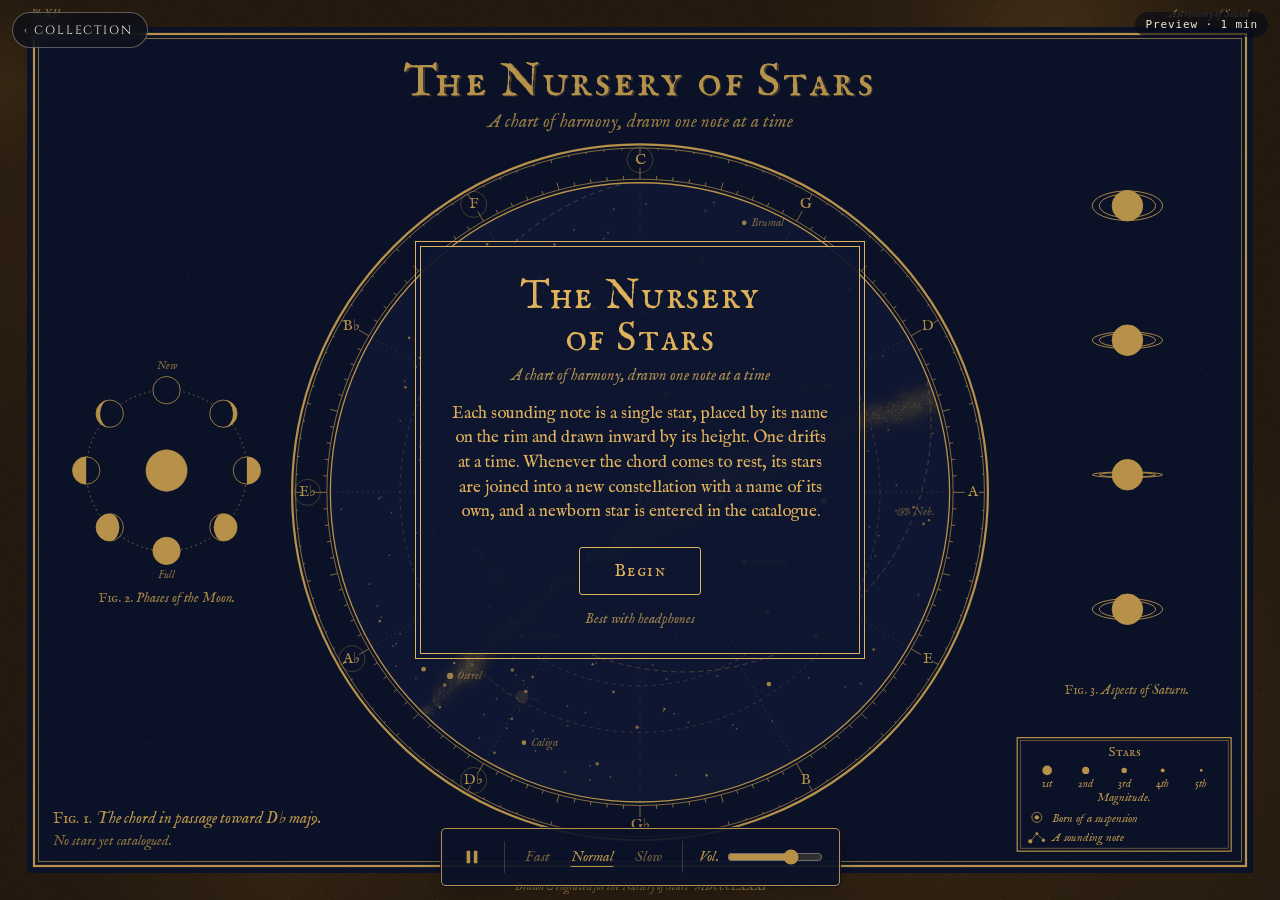
<file: Web/pieces/nursery-of-stars/index.html>
<!DOCTYPE html>
<html lang="en" data-home="tl">
<head>
<meta charset="utf-8">
<meta name="viewport" content="width=device-width, initial-scale=1, maximum-scale=1, user-scalable=no, viewport-fit=cover">
<title>The Nursery of Stars</title>
<link rel="stylesheet" href="../../fonts/fonts.css">
<script src="../../pieces.js"></script>
<script src="../../shared/host.js"></script>
<style>
/* VOICE: hushed, scholarly, a Victorian astronomy plate come to life
   IDEA: an engraved planisphere where the twelve notes sit around the rim like hour marks; each sounding note is a stippled nebula, each resolution a newly catalogued star
   PICTURE: the whole screen is the plate — aged paper margin, ruled border, chart circle, legend box, figure caption
   COLOUR and TYPE: three plates from the references (celadon chart, black moon plate, navy and gilt); IM Fell English for the engraved lettering
   LAYOUT: chart centred under the title; caption and legend bottom corners, stacked beneath on a phone; controls float at the bottom and fade */
:root{--paper:#e7d8b6;--bar:rgba(20,19,17,.88);--barInk:#efe4c9}
*{box-sizing:border-box;min-width:0}
html,body{margin:0;height:100%;background:var(--paper);overflow:hidden;font:16px/1.45 "IM Fell English",Georgia,serif;-webkit-tap-highlight-color:transparent}
canvas{position:fixed;inset:0;width:100%;height:100%;display:block}
#ui{position:fixed;left:0;right:0;bottom:max(14px,env(safe-area-inset-bottom));display:flex;justify-content:center;padding:0 12px;transition:opacity 1.6s ease;pointer-events:none}
body.idle #ui{opacity:0}body.idle{cursor:none}
#bar{pointer-events:auto;display:flex;align-items:center;flex-wrap:wrap;justify-content:center;gap:4px 8px;background:var(--bar);color:var(--barInk);border:1px solid var(--barInk);outline:1px solid var(--bar);border-radius:4px;padding:4px 8px;box-shadow:0 6px 24px rgba(0,0,0,.25)}
button{font:inherit;color:inherit;background:none;border:0;min-height:44px;min-width:44px;padding:0 10px;border-radius:3px;cursor:pointer}
button:focus-visible,input:focus-visible{outline:2px solid currentColor;outline-offset:2px}
#play{display:grid;place-items:center;padding:0}#play svg{width:18px;height:18px;fill:currentColor}
.seg{display:flex;gap:1px;align-items:center}.seg button{font-size:15px;font-style:italic;opacity:.6}.seg button[aria-pressed=true]{opacity:1;text-decoration:underline;text-underline-offset:5px;text-decoration-thickness:1px}
.sep{width:1px;align-self:stretch;margin:8px 2px;background:currentColor;opacity:.3}
label.vol{display:flex;align-items:center;gap:6px;font-style:italic;font-size:15px;padding:0 6px}
input[type=range]{width:96px;height:44px;accent-color:var(--barInk)}
#start{position:fixed;inset:0;display:grid;place-items:center;padding:24px;transition:opacity 2s ease;background:rgba(0,0,0,.18)}
#start.gone{opacity:0;pointer-events:none}
#card{max-width:440px;text-align:center;background:var(--bar);color:var(--barInk);border:1px solid var(--barInk);outline:1px solid var(--barInk);outline-offset:4px;padding:30px 28px 24px}
#card h2{font:400 clamp(28px,7vw,40px)/1.05 "IM Fell English SC",Georgia,serif;margin:0 0 4px;letter-spacing:.04em;text-wrap:balance}
#card .fig{font-style:italic;opacity:.75;margin:0 0 14px}
#card p{font-size:17px;margin:0 auto 22px;text-wrap:balance}
#begin{border:1px solid currentColor;padding:0 34px;font:400 18px "IM Fell English SC",Georgia,serif;letter-spacing:.08em;min-height:48px}
#card small{display:block;margin-top:14px;font-style:italic;opacity:.7;font-size:14px}
#sound{position:fixed;left:50%;top:42%;transform:translate(-50%,-50%);background:var(--bar);color:var(--barInk);border:1px solid var(--barInk);padding:0 26px;font:400 18px "IM Fell English SC",Georgia,serif;letter-spacing:.06em;min-height:50px;z-index:5}
#sound[hidden],#msg[hidden]{display:none}
#msg{position:fixed;left:12px;right:12px;top:12px;background:#5a1d14;color:#fff;font:14px system-ui,sans-serif;padding:8px 12px;border-radius:4px;z-index:6}
@media(max-width:600px){input[type=range]{width:70px}.seg button{padding:0 7px;font-size:14px}}
@media(prefers-reduced-motion:reduce){#ui,#start{transition:none}}
html,body{-webkit-user-select:none;user-select:none;-webkit-touch-callout:none;-webkit-tap-highlight-color:transparent}
html.in-app #fs{display:none!important}
</style>
</head>
<body>
<canvas id="bg"></canvas>
<canvas id="fx"></canvas>
<div id="ui"><div id="bar">
  <button id="play" aria-label="Pause"><svg viewBox="0 0 20 20" id="ico"><rect x="4" y="3" width="4" height="14" rx="1"/><rect x="12" y="3" width="4" height="14" rx="1"/></svg></button>
  <span class="sep"></span>
  <div class="seg" role="group" aria-label="Pace" id="pace">
    <button data-p="0.6" aria-pressed="false">Fast</button><button data-p="1" aria-pressed="true">Normal</button><button data-p="1.6" aria-pressed="false">Slow</button>
  </div>
  <span class="sep"></span>
  <label class="vol">Vol. <input id="vol" type="range" min="0" max="1" step="0.01" value="0.7"></label>
</div></div>
<button id="sound" hidden>Tap to turn the sound on</button>
<div id="msg" hidden></div>
<div id="start"><div id="card">
  <h2>The Nursery of Stars</h2>
  <div class="fig">A chart of harmony, drawn one note at a time</div>
  <p>Each sounding note is a single star, placed by its name on the rim and drawn inward by its height. One drifts at a time. Whenever the chord comes to rest, its stars are joined into a new constellation with a name of its own, and a newborn star is entered in the catalogue.</p>
  <button id="begin">Begin</button>
  <small>Best with headphones</small>
</div></div>
<script>
{
const $=id=>document.getElementById(id);
const bg=$('bg'),fx=$('fx'),bctx=bg.getContext('2d'),ctx=fx.getContext('2d');
const NAMES=['C','D♭','D','E♭','E','F','G♭','G','A♭','A','B♭','B'];
const R=Math.random,clamp=(x,a,b)=>Math.max(a,Math.min(b,x)),rr=(a,b)=>a+R()*(b-a),TAU=Math.PI*2;
const gauss=()=>(R()+R()+R()-1.5)*1.15;
const shortest=d=>((d+Math.PI)%TAU+TAU)%TAU-Math.PI;
const reduce=matchMedia('(prefers-reduced-motion: reduce)').matches;

const THEMES={
  celadon:{mw:.2,lit:'#f2df9a',dark:'#93aaa3',marg:'#5b4a33',paper:'#efe4c8',stain:'125,88,36',plate:'#d2e5db',sky:'#b3d6cb',band:'#f4ebd4',ink:'#1e2729',wash:'252,249,238',washA:.6,dotA:[.8,.5,.28],accent:'205,150,45',grain:'95,72,40',pgrain:'40,70,60',bar:'rgba(244,235,212,.92)',barInk:'#1e2729'},
  night:{mw:.09,lit:'#efe4c9',dark:'#141311',marg:'#5b4a33',paper:'#e7d8b6',stain:'125,88,36',plate:'#141311',sky:'#181715',band:'#141311',ink:'#efe4c9',wash:'239,228,201',washA:.14,dotA:[.9,.58,.32],accent:'236,200,120',grain:'95,72,40',pgrain:'239,228,201',bar:'rgba(20,19,17,.9)',barInk:'#efe4c9'},
  gilt:{mw:.08,lit:'#dfb15a',dark:'#0e1630',marg:'#c9a46a',paper:'#2b1f12',stain:'205,140,60',plate:'#0e1630',sky:'#121c3c',band:'#0e1630',ink:'#dfb15a',wash:'223,177,90',washA:.13,dotA:[.92,.6,.32],accent:'248,218,150',grain:'205,150,80',pgrain:'223,177,90',bar:'rgba(14,22,48,.92)',barInk:'#dfb15a'}};
let themeName='gilt';
let T=THEMES[themeName],WASH,WASHA;
function washSprite(rgb){const c=document.createElement('canvas');c.width=c.height=128;const g=c.getContext('2d'),gr=g.createRadialGradient(64,64,0,64,64,64);
  gr.addColorStop(0,`rgba(${rgb},1)`);gr.addColorStop(.45,`rgba(${rgb},.45)`);gr.addColorStop(1,`rgba(${rgb},0)`);g.fillStyle=gr;g.fillRect(0,0,128,128);return c;}

/* ---------- layout ---------- */
let W=0,H=0,DPR=1,CX=0,CY=0,RR=1,RB=1,ss=1;const L={};const PL={};
const polar=(a,r)=>[CX+r*Math.sin(a),CY-r*Math.cos(a)];
const angOf=pc=>((pc*7)%12)/12*TAU;
const radOf=m=>.8-clamp((m-34)/48,0,1)*.6;
function layout(){const m=Math.max(10,Math.min(W,H)*.03);Object.assign(PL,{x:m,y:m,w:W-2*m,h:H-2*m});
  const portrait=H>W*1.15,s=clamp(Math.min(PL.w,PL.h*.8)/620,.62,1.5);L.s=s;L.portrait=portrait;
  L.ts=clamp(PL.w*.058,21,46);L.titleY=PL.y+L.ts*1.3+8;L.subY=L.titleY+L.ts*.7;
  const top=L.subY+16*s,ls=clamp(s,.85,1.5);L.ls=ls;L.legW=196*ls;L.legH=104*ls;
  if(portrait){const capH=62,gap=22,bottom=PL.y+PL.h-24,avail=bottom-top-capH-L.legH-gap*2,D=Math.min(PL.w*.92,avail);RB=D/2;
    const block=D+gap+capH+L.legH,y0=top+Math.max(0,(bottom-top-block)*.42);
    CX=PL.x+PL.w/2;CY=y0+RB;L.capX=CX;L.capY=CY+RB+gap+16;L.capAlign='center';L.legX=CX-L.legW/2;L.legY=L.capY+capH-16;}
  else{const av=PL.y+PL.h-top-30*s,D=Math.min(PL.w*.9,av);RB=D/2;CX=PL.x+PL.w/2;CY=top+av/2;
    L.capX=PL.x+24*s;L.capY=PL.y+PL.h-46*s;L.capAlign='left';L.legX=PL.x+PL.w-L.legW-20*s;L.legY=PL.y+PL.h-L.legH-20*s;}
  RR=RB*.89;ss=clamp(RR/270,.75,1.6);}

/* ---------- the static engraving ---------- */
function grain(c,x,y,w,h,rgb,n,sr,a){c.fillStyle=`rgba(${rgb},${a})`;c.beginPath();for(let i=0;i<n;i++){const d=sr()*1.3+.3;c.rect(x+sr()*w,y+sr()*h,d,d);}c.fill();}
function circ(c,r,dash){c.setLineDash(dash||[]);c.beginPath();c.arc(CX,CY,r,0,TAU);c.stroke();c.setLineDash([]);}
const MAG=[0,4.4,3.3,2.5,1.8,1.25];

function gaussS(sr){return (sr()+sr()+sr()-1.5)*1.15;}
function moon(c,t,x,y,r,p){c.fillStyle=t.dark;c.beginPath();c.arc(x,y,r,0,TAU);c.fill();
  c.save();c.translate(x,y);if(p>.5){c.scale(-1,1);p=1-p;}const k=Math.cos(p*TAU);c.fillStyle=t.lit;c.beginPath();c.arc(0,0,r,-Math.PI/2,Math.PI/2,false);
  c.ellipse(0,0,Math.max(.01,r*Math.abs(k)),r,0,Math.PI/2,-Math.PI/2,k>0);c.fill();c.restore();
  c.strokeStyle=t.ink;c.lineWidth=.8;c.beginPath();c.arc(x,y,r,0,TAU);c.stroke();}
function saturn(c,t,x,y,r,tilt){const rx=r*2.3,ry=rx*tilt;c.strokeStyle=t.ink;c.lineWidth=.9;
  c.beginPath();c.ellipse(x,y,rx,Math.max(.5,ry),0,Math.PI,TAU);c.stroke();c.beginPath();c.ellipse(x,y,rx*.8,Math.max(.4,ry*.8),0,Math.PI,TAU);c.stroke();
  c.fillStyle=t.lit;c.beginPath();c.arc(x,y,r,0,TAU);c.fill();c.stroke();
  c.beginPath();c.ellipse(x,y,rx,Math.max(.5,ry),0,0,Math.PI);c.stroke();c.beginPath();c.ellipse(x,y,rx*.8,Math.max(.4,ry*.8),0,0,Math.PI);c.stroke();}
function figCap(c,t,x,y,n,txt,f){c.fillStyle=t.ink;c.globalAlpha=.9;c.textBaseline='alphabetic';c.textAlign='center';c.font=`${f}px "IM Fell English SC", Georgia, serif`;
  const a=`Fig. ${n}. `;const aw=c.measureText(a).width;c.font=`italic ${f}px "IM Fell English", Georgia, serif`;const bw=c.measureText(txt).width;
  c.textAlign='left';c.font=`${f}px "IM Fell English SC", Georgia, serif`;c.fillText(a,x-(aw+bw)/2,y);c.font=`italic ${f}px "IM Fell English", Georgia, serif`;c.fillText(txt,x-(aw+bw)/2+aw,y);c.globalAlpha=1;}
function sideFigures(c,t){const s=L.ls,f=Math.max(11,12.5*s);
  if(!L.portrait){const side=CX-RB-PL.x-14;if(side<150)return;
    /* left: phases of the moon about the earth */
    const lx=PL.x+14+side/2,ly=CY-20*s,R0=Math.min(side*.32,78*s),mr=Math.max(5,R0*.17);
    c.strokeStyle=t.ink;c.lineWidth=.7;c.setLineDash([1.5,3.5]);c.beginPath();c.arc(lx,ly,R0,0,TAU);c.stroke();c.setLineDash([]);
    for(let k=0;k<8;k++){const a=-Math.PI/2+k/8*TAU;moon(c,t,lx+Math.cos(a)*R0,ly+Math.sin(a)*R0,mr,k/8);}
    c.fillStyle=t.lit;c.beginPath();c.arc(lx,ly,mr*1.5,0,TAU);c.fill();c.strokeStyle=t.ink;c.stroke();
    c.lineWidth=.5;for(let k=-1;k<=1;k++){c.beginPath();c.ellipse(lx,ly,mr*1.5*Math.abs(k*.55),mr*1.5,0,0,TAU);c.stroke();}c.beginPath();c.moveTo(lx-mr*1.5,ly);c.lineTo(lx+mr*1.5,ly);c.stroke();
    c.font=`italic ${Math.round(f*.8)}px "IM Fell English", Georgia, serif`;c.fillStyle=t.ink;c.textAlign='center';c.textBaseline='middle';c.globalAlpha=.75;
    c.fillText('New',lx,ly-R0-mr-9*s);c.fillText('Full',lx,ly+R0+mr+10*s);c.globalAlpha=1;
    figCap(c,t,lx,ly+R0+mr+34*s,2,'Phases of the Moon.',f);
    /* right: the aspects of Saturn's ring */
    const rx=CX+RB+14+side/2,top=L.titleY+40*s,bottom=L.legY-26*s,n=4,step=(bottom-top-30*s)/n;if(step<34*s)return;
    const sr0=Math.min(step*.22,side*.1,14*s);
    for(let k=0;k<n;k++)saturn(c,t,rx,top+step*(k+.5),sr0,[.42,.24,.08,.3][k]);
    figCap(c,t,rx,top+step*n+16*s,3,'Aspects of Saturn.',f);}
  else{const y0=L.legY+L.legH+26*s,avail=PL.y+PL.h-24-y0;if(avail<60)return;const n=8,gap=Math.min((PL.w-60)/n,44),mr=Math.min(gap*.32,13),x0=CX-gap*(n-1)/2,y=y0+mr+4;
    for(let k=0;k<n;k++)moon(c,t,x0+k*gap,y,mr,k/8);figCap(c,t,CX,y+mr+22,2,'Phases of the Moon.',Math.max(12,13*s));}}
function paintStatic(){const c=bctx,t=T;let seed=11;const sr=()=>(seed=(seed*16807)%2147483647)/2147483647;
  c.fillStyle=t.paper;c.fillRect(0,0,W,H);
  for(let i=0;i<10;i++){const x=sr()*W,y=sr()<.5?sr()*H*.3:H-sr()*H*.3,r=(50+sr()*170)*(Math.min(W,H)/700+.4),g=c.createRadialGradient(x,y,0,x,y,r);
    g.addColorStop(0,`rgba(${t.stain},${.05+sr()*.09})`);g.addColorStop(1,`rgba(${t.stain},0)`);c.fillStyle=g;c.fillRect(x-r,y-r,2*r,2*r);}
  grain(c,0,0,W,H,t.grain,W*H/70,sr,.1);
  c.fillStyle=t.plate;c.fillRect(PL.x,PL.y,PL.w,PL.h);grain(c,PL.x,PL.y,PL.w,PL.h,t.pgrain,PL.w*PL.h/110,sr,.05);
  c.strokeStyle=t.ink;c.fillStyle=t.ink;c.lineWidth=2.2;c.strokeRect(PL.x+7,PL.y+7,PL.w-14,PL.h-14);c.lineWidth=.7;c.strokeRect(PL.x+11.5,PL.y+11.5,PL.w-23,PL.h-23);
  /* title */
  c.textAlign='center';c.textBaseline='alphabetic';if('letterSpacing' in c)c.letterSpacing='0.05em';
  c.font=`${L.ts}px "IM Fell English SC", Georgia, serif`;c.globalAlpha=.3;c.fillText('The Nursery of Stars',PL.x+PL.w/2+1.6,L.titleY+1.6);c.globalAlpha=1;c.fillText('The Nursery of Stars',PL.x+PL.w/2,L.titleY);
  if('letterSpacing' in c)c.letterSpacing='0px';
  c.font=`italic ${Math.max(13,L.ts*.4)}px "IM Fell English", Georgia, serif`;c.globalAlpha=.8;c.fillText('A chart of harmony, drawn one note at a time',PL.x+PL.w/2,L.subY);c.globalAlpha=1;
  /* chart */
  c.fillStyle=t.band;c.beginPath();c.arc(CX,CY,RB,0,TAU);c.fill();c.fillStyle=t.sky;c.beginPath();c.arc(CX,CY,RR,0,TAU);c.fill();
  c.lineWidth=2.2;circ(c,RB);c.lineWidth=.7;circ(c,RB-3.5);circ(c,RR+3.5);c.lineWidth=1.3;circ(c,RR);
  const bw=RB-RR;c.lineWidth=.7;
  for(let i=0;i<120;i++){const a=i/120*TAU,len=i%10===0?bw*.3:i%5===0?bw*.2:bw*.1,[x1,y1]=polar(a,RR+3.5),[x2,y2]=polar(a,RR+3.5+len),[x3,y3]=polar(a,RB-3.5),[x4,y4]=polar(a,RB-3.5-len*.5);
    c.beginPath();c.moveTo(x1,y1);c.lineTo(x2,y2);c.moveTo(x3,y3);c.lineTo(x4,y4);c.stroke();}
  c.fillStyle=t.ink;c.font=`${Math.round(bw*.4)}px "IM Fell English", Georgia, serif`;c.textAlign='center';c.textBaseline='middle';
  for(let pc=0;pc<12;pc++){const [x,y]=polar(angOf(pc),RR+bw*.6);c.fillText(NAMES[pc],x,y+1);}
  /* graticule: twelve meridians and the octave circles */
  c.globalAlpha=.4;c.lineWidth=.7;
  for(let pc=0;pc<12;pc++){const a=angOf(pc),[x1,y1]=polar(a,RR*.07),[x2,y2]=polar(a,RR);c.setLineDash([1.2,4]);c.beginPath();c.moveTo(x1,y1);c.lineTo(x2,y2);c.stroke();}
  c.setLineDash([]);c.font=`italic ${Math.round(11*ss)}px "IM Fell English", Georgia, serif`;c.textBaseline='middle';
  [[36,'ii'],[48,'iii'],[60,'iv'],[72,'v']].forEach(([m,lab])=>{const r=radOf(m)*RR;c.lineWidth=.6;circ(c,r,[4,4]);const [x,y]=polar(TAU/24,r);c.globalAlpha=.75;c.fillText(lab,x,y);c.globalAlpha=.4;});
  c.globalAlpha=1;c.lineWidth=.9;circ(c,4.5*ss);c.beginPath();c.moveTo(CX-11*ss,CY);c.lineTo(CX+11*ss,CY);c.moveTo(CX,CY-11*ss);c.lineTo(CX,CY+11*ss);c.stroke();
  /* the fixed heavens: Milky Way, ecliptic, background stars */
  c.save();c.beginPath();c.arc(CX,CY,RR,0,TAU);c.clip();
  const th=-.55,mwp=u=>[CX+u*RR*Math.cos(th)-RR*.16*u*u*Math.sin(th)+RR*.05,CY+RR*.08+u*RR*Math.sin(th)+RR*.16*u*u*Math.cos(th)];
  for(let k=0;k<170;k++){const u=-1.25+k/170*2.5,[x,y]=mwp(u),w=RR*(.09+.045*Math.sin(u*3.1+1)+.03*Math.sin(u*7.3))*(.7+sr()*.6),ox=(sr()-.5)*w*.8,oy=(sr()-.5)*w*.8;
    c.globalAlpha=t.mw*(.5+sr()*.6);c.drawImage(WASH,x+ox-w,y+oy-w,w*2,w*2);}
  c.globalAlpha=.28;c.fillStyle=t.ink;c.beginPath();for(let k=0;k<1400;k++){const u=-1.25+sr()*2.5,[x,y]=mwp(u),w=RR*(.08+.04*Math.sin(u*3.1+1));c.rect(x+gaussS(sr)*w*.55,y+gaussS(sr)*w*.55,.9,.9);}c.fill();
  c.globalAlpha=.42;c.strokeStyle=t.ink;c.lineWidth=.8;c.setLineDash([5,4]);const ecx=CX+RR*.14,ecy=CY-RR*.22,ecr=RR*.8;c.beginPath();c.arc(ecx,ecy,ecr,0,TAU);c.stroke();c.setLineDash([]);
  c.restore();
  c.fillStyle=t.ink;
  const BG=[];for(let k=0;k<240;k++){const a=sr()*TAU,r=Math.sqrt(sr())*RR*.97,q=sr(),mag=q<.012?1:q<.05?2:q<.15?3:q<.4?4:5;const [x,y]=polar(a,r);if(r<18)continue;BG.push([x,y,mag]);
    c.globalAlpha=mag<3?.85:mag<5?.65:.45;c.beginPath();c.arc(x,y,MAG[mag]*.62*ss,0,TAU);c.fill();}
  /* a few fixed stars with their old names, and two nebulae */
  const FIX=['Aldhera','Somnia','Hesperel','Caliga','Ostrel','Brumal','Antemna','Morrowmere'];
  c.font=`italic ${Math.round(9.5*ss+1)}px "IM Fell English", Georgia, serif`;c.textAlign='left';c.textBaseline='middle';c.globalAlpha=.62;
  BG.filter(b=>b[2]<=2).slice(0,6).forEach((b,k)=>{c.fillText(FIX[k],b[0]+6*ss,b[1]+1);});
  for(let k=0;k<2;k++){const [x,y]=polar(sr()*TAU,RR*(.35+sr()*.5));c.globalAlpha=.5;c.beginPath();for(let d=0;d<70;d++){const a=sr()*TAU,r=Math.sqrt(sr());c.rect(x+Math.cos(a)*r*7*ss,y+Math.sin(a)*r*3.5*ss,.9,.9);}c.fill();
    c.globalAlpha=.55;c.fillText('Neb.',x+9*ss,y+1);}
  /* lettering along the Milky Way and the ecliptic */
  c.globalAlpha=.62;c.textAlign='center';c.font=`italic ${Math.round(11*ss+1)}px "IM Fell English", Georgia, serif`;
  const word='T h e   M i l k y   W a y';const stp=(9.5*ss+2)/RR;for(let k=0;k<word.length;k++){const u=-.05-stp*word.length/2+k*stp,[x,y]=mwp(u),[x2,y2]=mwp(u+.01),ang=Math.atan2(y2-y,x2-x);if(Math.hypot(x-CX,y-CY)>RR*.9)continue;
    c.save();c.translate(x,y);c.rotate(ang);c.fillText(word[k],0,-RR*.005);c.restore();}
  {const ph=2.5,[x,y]=[ecx+Math.cos(ph)*ecr,ecy+Math.sin(ph)*ecr];if(Math.hypot(x-CX,y-CY)<RR*.95){c.save();c.translate(x,y);c.rotate(ph+Math.PI/2+Math.PI);c.font=`italic ${Math.round(10*ss+1)}px "IM Fell English", Georgia, serif`;c.globalAlpha=.6;c.fillText('The Ecliptic',0,-5*ss);c.restore();}}
  c.globalAlpha=1;
  /* legend */
  const s=L.ls,x0=L.legX,y0=L.legY,lw=L.legW,lh=L.legH;c.fillStyle=t.band;c.fillRect(x0,y0,lw,lh);c.lineWidth=1.2;c.strokeRect(x0,y0,lw,lh);c.lineWidth=.5;c.strokeRect(x0+3,y0+3,lw-6,lh-6);
  c.fillStyle=t.ink;c.textAlign='center';c.textBaseline='alphabetic';const f=Math.max(10,11*s);
  c.font=`${f*1.15}px "IM Fell English SC", Georgia, serif`;c.fillText('Stars',x0+lw/2,y0+17*s);
  const ord=['1st','2nd','3rd','4th','5th'];for(let k=1;k<=5;k++){const x=x0+lw*(.14+.18*(k-1)),y=y0+30*s;c.beginPath();c.arc(x,y,MAG[k]*s,0,TAU);c.fill();
    c.font=`italic ${f*.9}px "IM Fell English", Georgia, serif`;c.fillText(ord[k-1],x,y+15*s);}
  c.font=`italic ${f}px "IM Fell English", Georgia, serif`;c.fillText('Magnitude.',x0+lw/2,y0+58*s);
  c.textAlign='left';const rx=x0+18*s;
  c.beginPath();c.arc(rx,y0+73*s,2*s,0,TAU);c.fill();c.lineWidth=.8;c.beginPath();c.arc(rx,y0+73*s,4.6*s,0,TAU);c.stroke();c.fillText('Born of a suspension',rx+14*s,y0+77*s);
  {const P=[[rx-6*s,y0+95*s,1.9],[rx,y0+88*s,1.3],[rx+6*s,y0+94*s,1.5]];c.lineWidth=.7;c.beginPath();c.moveTo(P[0][0],P[0][1]);c.lineTo(P[1][0],P[1][1]);c.lineTo(P[2][0],P[2][1]);c.stroke();
   P.forEach(([x,y,r])=>{c.beginPath();c.arc(x,y,r*s,0,TAU);c.fill();});}c.fillText('A sounding note',rx+14*s,y0+95*s);
  sideFigures(c,t);
  if(PL.y>=13){c.globalAlpha=.8;c.fillStyle=t.marg;const mf=Math.min(11,PL.y*.55);c.font=`italic ${mf}px "IM Fell English", Georgia, serif`;c.textBaseline='middle';
    c.textAlign='left';c.fillText('Pl. XII.',PL.x+4,PL.y/2+1);c.textAlign='right';c.fillText('Astronomy of Sound',PL.x+PL.w-4,PL.y/2+1);
    c.textAlign='center';c.fillText('Drawn & engraved for the Nursery of Stars · MDCCCLXXXI',W/2,H-PL.y/2+1);c.globalAlpha=1;}}

/* ---------- voices: each sounding note is one star ---------- */
const V=[];for(let i=0;i<5;i++)V.push({i,bass:i===0,midi:0,a:0,r:.5,lit:0,litT:.3,note:null,fa:0,da:0,fr:.5,tr:.5,fm:3,tm:3,t0:-1,dur:1,arc:0,w:rr(.1,.3),ph:R()*6.3});
const magOf=m=>clamp(1+(m-40)/9,1,5);
const srad=q=>(1.4+(5-q)*1.1)*ss;
function placeVoice(v,m,snap){v.a=angOf(m%12);v.r=radOf(m);if(snap){v.fa=v.a;v.da=0;v.fr=v.tr=v.r;v.fm=v.tm=magOf(m);v.t0=-1;}}
function starPos(v){const u=clamp((mclock-v.t0)/v.dur,0,1),e=u*u*(3-2*u),a=v.fa+v.da*e,r=(v.fr+(v.tr-v.fr)*e)*RR+Math.sin(Math.PI*e)*v.arc*RR*.06;return [CX+r*Math.sin(a),CY-r*Math.cos(a),v.fm+(v.tm-v.fm)*e];}

/* ---------- constellation figures and their invented names ---------- */
const NOUN=[['Lucerna','Lantern'],['Cochlea','Snail'],['Cithara','Harp'],['Nassa','Fish-Trap'],['Urnula','Little Urn'],['Clavis','Key'],['Fusus','Spindle'],['Velum','Sail'],
  ['Speculum','Mirror'],['Vigilia','Night Watch'],['Columbella','Little Dove'],['Anserella','Gosling'],['Falcula','Sickle'],['Ancora','Anchor'],['Lucanus','Stag Beetle'],['Fistula','Shepherd’s Pipe'],
  ['Cicada','Cicada'],['Scutella','Little Dish'],['Hamus','Fish-Hook'],['Lanterna Muta','Unlit Lamp'],['Sirena','Siren'],['Sarcina','Bundle'],['Rota','Wheel'],['Turricula','Little Tower'],
  ['Pluvialis','Plover'],['Tessera','Dice'],['Vespertilio','Bat'],['Cerva','Hind'],['Lagena','Flask'],['Ericius','Hedgehog'],['Nautilus','Paper Sailor'],['Corolla','Garland']];
const ADJ=[['Minor','Lesser'],['Major','Greater'],['Borealis','Northern'],['Australis','Southern'],['Dormiens','Sleeping'],['Errans','Wandering'],['Vetus','Old'],['Silens','Silent'],['Nova','New'],['Obliqua','Leaning']];
let usedNames=new Set();
function newName(){let n,a,key,tries=0;do{n=NOUN[Math.floor(R()*NOUN.length)];a=R()<.55?ADJ[Math.floor(R()*ADJ.length)]:null;key=n[0]+(a?a[0]:'');}while(usedNames.has(key)&&++tries<40);
  usedNames.add(key);if(usedNames.size>60)usedNames=new Set([key]);return [a?n[0]+' '+a[0]:n[0],'The '+(a?a[1]+' ':'')+n[1]];}
function segX(p1,p2,p3,p4){const d=(a,b,c)=>(c[0]-a[0])*(b[1]-a[1])-(c[1]-a[1])*(b[0]-a[0]);return d(p1,p2,p3)*d(p1,p2,p4)<0&&d(p3,p4,p1)*d(p3,p4,p2)<0;}
function makeFigure(){const P=V.map(v=>polar(v.a,v.r*RR)),D=(a,b)=>Math.hypot(P[a][0]-P[b][0],P[a][1]-P[b][1]),all=[0,1,2,3,4];
  const near=(t,pool)=>pool.slice().sort((x,y)=>D(t,x)-D(t,y))[0];
  const gen=kind=>{const E=[],o=all.slice().sort(()=>R()-.5);
    if(kind===0){/* a wandering line that visits the stars in a free order, doubling back across itself */for(let k=0;k<4;k++)E.push([o[k],o[k+1]]);}
    else if(kind===1){/* a hub with three arms, one arm carrying a further star */const h=o[0],q=o.slice(1);E.push([h,q[0]],[h,q[1]],[h,q[2]],[q[R()<.5?0:1],q[3]]);}
    else if(kind===2){/* two long strokes that cross like a saltire, with a fifth star hanging off one end */E.push([o[0],o[1]],[o[2],o[3]],[o[R()<.5?1:3],o[4]]);if(R()<.6)E.push([o[1],o[2]]);}
    else if(kind===3){/* a fork: a stem that splits in two */E.push([o[0],o[1]],[o[1],o[2]],[o[2],o[3]],[o[2],o[4]]);}
    else{/* a zigzag that runs to the far star and back */const far=all.slice().sort((x,y)=>D(o[0],y)-D(o[0],x))[0],rest=all.filter(i=>i!==o[0]&&i!==far);E.push([o[0],far],[far,rest[0]],[rest[0],rest[1]],[rest[1],rest[2]]);}
    return E;};
  const ncross=E=>{let n=0;for(let x=0;x<E.length;x++)for(let y=x+1;y<E.length;y++){const [p,q]=E[x],[r2,s2]=E[y];if(p===r2||p===s2||q===r2||q===s2)continue;if(segX(P[p],P[q],P[r2],P[s2]))n++;}return n;};
  const tri=E=>{for(const [a,b] of E)for(const [c2,d2] of E){const sh=a===c2?[b,d2]:a===d2?[b,c2]:b===c2?[a,d2]:b===d2?[a,c2]:null;if(sh&&sh[0]!==sh[1]&&E.some(([x,y])=>(x===sh[0]&&y===sh[1])||(x===sh[1]&&y===sh[0])))return true;}return false;};
  const want=R()<.8?1+Math.floor(R()*2):0;let best=null,bs=1e9;
  for(let n=0;n<60;n++){const E=gen(Math.floor(R()*5));if(new Set(E.map(e=>e.slice().sort().join())).size<E.length)continue;
    const len=E.reduce((s2,[a,b])=>s2+D(a,b),0),score=Math.abs(ncross(E)-want)*10+(tri(E)?25:0)+(len>RR*4.2?40:0)+R()*3;if(score<bs){bs=score;best=E;}}
  return best||gen(3);}
let nameA=0,figEdges=[],oldEdges=[],figName=null,oldName=null,figT=-1e9,link=null,oldLink=null;
function newFigure(){oldEdges=figEdges;oldName=figName;oldLink=link;figT=mclock;
  figEdges=makeFigure().sort(()=>R()-.5).map((e,k)=>({a:e[0],b:e[1],t:mclock+500+k*700}));figName=newName();
  let best=null,bd=RR*.32;for(const st of stars.slice(0,-1))for(let i=0;i<5;i++){const [x,y]=polar(V[i].a,V[i].r*RR),[sx,sy]=polar(st.a,st.rf*RR),d=Math.hypot(x-sx,y-sy);if(d<bd&&d>RR*.05){bd=d;best={v:i,st};}}
  link=best&&R()<.7?{...best,t:mclock+500+figEdges.length*700}:null;}
/* ---------- harmony ---------- */
const QUAL=[{n:'maj9',iv:[4,7,11,14],w:3},{n:'maj7♯11',iv:[4,11,14,18],w:2},{n:'6/9',iv:[4,9,14,19],w:2},{n:'m9',iv:[3,7,10,14],w:2.2},{n:'m11',iv:[3,10,14,17],w:1.5},{n:'9sus4',iv:[5,7,10,14],w:1.5}];
const MOTION=[[-4,3],[4,2.2],[5,2.6],[-5,2],[-2,2],[2,1.4],[3,1.4],[-3,1.6],[8,1],[1,.4]];
const pickW=a=>{let t=a.reduce((s,x)=>s+(x.w??x[1]),0),r=R()*t;for(const x of a){r-=(x.w??x[1]);if(r<=0)return x;}return a[0];};
const PERMS=[];(function p(a,u){if(a.length===4){PERMS.push(a.slice());return;}for(let i=0;i<4;i++)if(!u[i]){u[i]=1;a.push(i);p(a,u);a.pop();u[i]=0;}})([],[]);
const nearest=(m,pc)=>{const d=((pc-m)%12+12)%12;return d<=6?m+d:m+d-12;};
let root=1,qual=QUAL[0];
function chooseChord(){let r,q;do{r=(root+pickW(MOTION)[0]+12)%12;q=pickW(QUAL);}while(r===root&&q===qual);root=r;qual=q;return {root:r,q};}
function voicing(ch,cur){const pcs=ch.q.iv.map(i=>(ch.root+i)%12);let b=nearest(cur[0],ch.root);while(b<34)b+=12;while(b>50)b-=12;let best=null,bc=1e9;
  for(const pm of PERMS){let cost=0;const arr=[];for(let k=0;k<4;k++){let m=nearest(cur[k+1],pcs[pm[k]]);while(m<52)m+=12;while(m>79)m-=12;arr.push(m);cost+=Math.abs(m-cur[k+1]);}
    if(new Set(arr).size<4)cost+=60;for(let x=0;x<4;x++)for(let y=x+1;y<4;y++){const d=Math.abs(arr[x]-arr[y]);if(d===1)cost+=9;else if(d===2)cost+=1.5;else if(d===11||d===13)cost+=3;}
    if(Math.min(...arr)-b<5)cost+=20;if(cost<bc){bc=cost;best=arr;}}
  return [b,...best];}
function tensionOf(ms){let t=0;for(let a=0;a<ms.length;a++)for(let b=a+1;b<ms.length;b++){const d=Math.abs(ms[a]-ms[b]),ic=d%12;
  if(d===1)t+=1;else if(d===2)t+=.12;else if(ic===1)t+=.35;else if(d===11)t+=.45;else if(ic===11)t+=.2;else if(ic===6)t+=.3;}return clamp(t/1.2,0,1);}

/* ---------- sound ---------- */
let A=null,master,lp,bus,bellBus;const mtof=m=>440*2**((m-69)/12);
function initAudio(){A=new (window.AudioContext||window.webkitAudioContext)();master=A.createGain();master.gain.value=+vol.value*.9;
  const comp=A.createDynamicsCompressor();comp.threshold.value=-20;comp.ratio.value=3;comp.attack.value=.05;comp.release.value=.6;master.connect(comp).connect(A.destination);
  const rev=A.createConvolver(),len=A.sampleRate*7,buf=A.createBuffer(2,len,A.sampleRate);
  for(let c=0;c<2;c++){const d=buf.getChannelData(c);for(let i=0;i<len;i++)d[i]=(R()*2-1)*(1-i/len)**3.4*(i<A.sampleRate*.03?i/(A.sampleRate*.03):1);}
  rev.buffer=buf;const wet=A.createGain();wet.gain.value=.85;rev.connect(wet).connect(master);const dry=A.createGain();dry.gain.value=.5;dry.connect(master);
  bus=A.createGain();bus.connect(dry);bus.connect(rev);bellBus=A.createGain();bellBus.connect(dry);bellBus.connect(rev);
  lp=A.createBiquadFilter();lp.type='lowpass';lp.frequency.value=2000;lp.Q.value=.4;lp.connect(bus);
  const lfo=A.createOscillator(),lg=A.createGain();lfo.frequency.value=.045;lg.gain.value=800;lfo.connect(lg).connect(lp.frequency);lfo.start();
  const nb=A.createBuffer(1,A.sampleRate*4,A.sampleRate),nd=nb.getChannelData(0);for(let i=0;i<nd.length;i++)nd[i]=R()*2-1;
  const ns=A.createBufferSource();ns.buffer=nb;ns.loop=true;const bp=A.createBiquadFilter();bp.type='bandpass';bp.frequency.value=520;bp.Q.value=.8;
  const ng=A.createGain();ng.gain.value=.012;const nl=A.createOscillator(),nlg=A.createGain();nl.frequency.value=.07;nlg.gain.value=.007;nl.connect(nlg).connect(ng.gain);nl.start();ns.connect(bp).connect(ng).connect(bus);ns.start();}
function playNote(m,bass,pan){const f=mtof(m),t=A.currentTime,g=A.createGain(),lvl=bass?.12:.058;g.gain.setValueAtTime(0,t);g.gain.linearRampToValueAtTime(lvl,t+(bass?3.8:2.8));
  const os=[],mk=(type,mul,det,amt)=>{const o=A.createOscillator(),og=A.createGain();o.type=type;o.frequency.value=f*mul;o.detune.value=det;og.gain.value=amt;o.connect(og).connect(g);os.push(o);};
  mk('sine',1,0,1);mk('triangle',1,6,.32);mk('sine',2,-5,bass?.05:.11);if(bass)mk('sine',.5,0,.35);
  const vib=A.createOscillator(),vg=A.createGain();vib.frequency.value=rr(.12,.3);vg.gain.value=3.5;vib.connect(vg);os.forEach(o=>vg.connect(o.detune));os.push(vib);
  const p=A.createStereoPanner();p.pan.value=pan;g.connect(p).connect(lp);os.forEach(o=>o.start(t));
  return {stop(){const t=A.currentTime;g.gain.cancelScheduledValues(t);g.gain.setValueAtTime(g.gain.value,t);g.gain.setTargetAtTime(0,t,1.4);os.forEach(o=>o.stop(t+10));}};}
function bell(m,lvl,pan=0,delay=0){const f=mtof(m),t=A.currentTime+delay,p=A.createStereoPanner();p.pan.value=pan;p.connect(bellBus);
  [[1,1],[2.76,.22],[5.4,.07]].forEach(([r,a])=>{const o=A.createOscillator(),g=A.createGain();o.frequency.value=f*r;g.gain.setValueAtTime(0,t);g.gain.linearRampToValueAtTime(lvl*a,t+.02);
    g.gain.exponentialRampToValueAtTime(.0001,t+5.5/Math.sqrt(r));o.connect(g).connect(p);o.start(t);o.stop(t+6);});}

/* ---------- engine: one note at a time, long rests ---------- */
let mclock=0,nextAt=0,queue=[],pace=1,playing=false,started=false,tension=0,tS=0,maxT=0,born=0;
let phase='passage',pendingName='D♭ maj9',curName='D♭ maj9';
const stars=[],paths=[],PAN=[0,-.45,-.15,.15,.45];
function moveVoice(i,m){const v=V[i];
  if(A){try{if(v.note)v.note.stop();v.note=playNote(m,v.bass,PAN[i]);bell(v.bass?m+24:m+12,v.bass?.018:.03,PAN[i]);}catch(e){report(e);}}
  const first=!v.midi,oa=v.a,or=v.r;v.midi=m;v.litT=1;
  if(first)placeVoice(v,m,true);else{const u=clamp((mclock-v.t0)/v.dur,0,1),e=u*u*(3-2*u);v.fa+=v.da*e;v.fr+=(v.tr-v.fr)*e;v.fm+=(v.tm-v.fm)*e;
    placeVoice(v,m,false);v.da=shortest(v.a-v.fa);v.tr=v.r;v.tm=magOf(m);v.t0=mclock+150;v.dur=rr(3400,4400);v.arc=gauss();}
  if(!first){paths.push({fa:oa,da:shortest(v.a-oa),fr:or,tr:v.r,t:mclock});if(paths.length>12)paths.shift();}
  tension=tensionOf(V.filter(x=>x.midi).map(x=>x.midi));maxT=Math.max(maxT,tension);}
function labelBox(s){const [x,y]=polar(s.a,s.rf*RR),rad=MAG[s.mag]*ss;ctx.font=labelFont();const w=ctx.measureText(s.name).width;return [x-rad-2,y-8*ss,x+rad+6*ss+w,y+8*ss];}
const labelFont=()=>`italic ${Math.round(10.5*ss+1)}px "IM Fell English", Georgia, serif`;
function arrive(susp){phase='rest';curName=pendingName;
  const mag=maxT>.85?1:maxT>.72?2:maxT>.6?3:maxT>.48?4:5;let a,rf,ok=false;
  for(let n=0;n<12&&!ok;n++){const v=V[1+Math.floor(R()*4)];a=v.a+gauss()*.3;rf=clamp(v.r+gauss()*.1,.1,.95);const [x,y]=polar(a,rf*RR);
    ok=stars.every(s=>{const [sx,sy]=polar(s.a,s.rf*RR);return Math.hypot(sx-x,sy-y)>14*ss;});}
  const st={a,rf,mag,varb:susp,name:curName,t:performance.now(),label:false};const bx=labelBox(st);
  st.label=stars.filter(s=>s.label).every(s=>{const o=labelBox(s);return bx[2]<o[0]||bx[0]>o[2]||bx[3]<o[1]||bx[1]>o[3];});
  stars.push(st);if(stars.length>130)stars.shift();born++;newFigure();
  if(A){try{const up=V.slice(1).map(v=>v.midi).sort((a,b)=>b-a);bell(up[0]+12,.022,rr(-.6,.6),.3);bell(up[1]+12,.016,rr(-.6,.6),1.1);}catch(e){report(e);}}
  maxT=tension;}
function planNext(){const ch=chooseChord();pendingName=NAMES[ch.root]+' '+ch.q.n;const base=V.map(v=>v.midi),target=voicing(ch,base);
  if(R()<.42){const k=1+Math.floor(R()*4),clus=target.slice(),d=[1,1,2,-1,-2][Math.floor(R()*5)];clus[k]+=d;if(clus.some((m,j)=>j!==k&&m===clus[k]))clus[k]-=2*d;
    const order=[0,1,2,3,4].filter(i=>clus[i]!==base[i]).sort(()=>R()-.5);
    order.forEach((i,j)=>{const last=j===order.length-1;queue.push({act:()=>{phase=last?'suspension':'passage';moveVoice(i,clus[i]);},wait:last?rr(6,9):rr(2.4,4.6)});});
    queue.push({act:()=>{moveVoice(k,target[k]);arrive(true);},wait:rr(15,23)});}
  else{let order=[0,1,2,3,4].filter(i=>target[i]!==base[i]).sort(()=>R()-.5);
    if(order.includes(0)&&R()<.55){order=order.filter(i=>i);order[R()<.5?'unshift':'push'](0);}
    order.forEach((i,j)=>{const last=j===order.length-1;queue.push({act:()=>{phase='passage';moveVoice(i,target[i]);if(last)arrive(false);},wait:last?rr(15,23):rr(2.4,4.6)});});
    if(!order.length)queue.push({act:()=>arrive(false),wait:15});}}
function step(){if(!queue.length)planNext();const it=queue.shift();nextAt=mclock+it.wait*1000*pace;try{if(it.act)it.act();}catch(e){report(e);}}
const OPEN=[37,53,56,60,63];V.forEach((v,i)=>{v.midi=OPEN[i];});

/* ---------- drawing the living chart ---------- */
function caption(){if(phase==='rest')return [`The present chord, ${curName}, at rest.`];
  if(phase==='suspension')return [`Held in suspension before ${pendingName}.`];return [`The chord in passage toward ${pendingName}.`];}
let last=performance.now();
function frame(now){requestAnimationFrame(frame);try{draw(now);}catch(e){report(e);}}
function draw(now){const dt=Math.min(100,now-last);last=now;
  if(playing){mclock+=dt;while(mclock>=nextAt)step();}
  tS+=(tension-tS)*Math.min(1,dt/2600);const turb=clamp((tS-.55)/.4,0,1),tt=reduce?0:now*.001,t=T,c=ctx;
  c.clearRect(0,0,W,H);
  const shim=turb>.04;
  for(const v of V)v.lit+=(v.litT-v.lit)*Math.min(1,dt/1800);
  const SP=V.map(v=>{const [x,y,mg]=starPos(v);return [x+Math.sin(tt*v.w*9+v.ph)*turb*3*ss,y+Math.cos(tt*v.w*8+v.ph)*turb*3*ss,mg];});
  const seg=(A1,B1,ra,rb,pr)=>{const dx=B1[0]-A1[0],dy=B1[1]-A1[1],d=Math.hypot(dx,dy);if(d<2)return;const g1=(ra+4*ss)/d,g2=(rb+4*ss)/d;if(g1+g2>=1)return;
    const f=g1+(1-g1-g2)*pr;c.moveTo(A1[0]+dx*g1,A1[1]+dy*g1);c.lineTo(A1[0]+dx*f,A1[1]+dy*f);};
  c.strokeStyle=t.ink;c.lineWidth=1.05;if(shim){c.setLineDash([3,3]);c.lineDashOffset=-tt*12;}
  const fo=1-clamp((mclock-figT)/2600,0,1);
  if(fo>0&&oldEdges.length){c.globalAlpha=.75*fo;c.beginPath();for(const e of oldEdges)seg(SP[e.a],SP[e.b],srad(SP[e.a][2]),srad(SP[e.b][2]),1);c.stroke();}
  for(const e of figEdges){const pr=clamp((mclock-e.t)/1500,0,1);if(pr<=0)continue;c.globalAlpha=.78*Math.min(V[e.a].lit,V[e.b].lit);c.beginPath();seg(SP[e.a],SP[e.b],srad(SP[e.a][2]),srad(SP[e.b][2]),pr*pr*(3-2*pr));c.stroke();}
  c.setLineDash([1.5,4]);c.lineDashOffset=0;
  for(const [L2,al] of [[oldLink,fo],[link,1]]){if(!L2||!stars.includes(L2.st)||al<=0)continue;const pr=clamp((mclock-L2.t)/1800,0,1);if(pr<=0)continue;
    c.globalAlpha=.55*al;c.beginPath();seg(SP[L2.v],[...polar(L2.st.a,L2.st.rf*RR)],srad(SP[L2.v][2]),MAG[L2.st.mag]*ss,pr);c.stroke();}
  c.setLineDash([]);
  /* one star for each sounding note */
  c.fillStyle=t.ink;c.strokeStyle=t.ink;
  SP.forEach(([x,y,mg],i)=>{const v=V[i],r0=srad(mg),tw=.88+.12*Math.sin(tt*v.w*3+v.ph),h=r0*5.5;
    c.globalAlpha=t.washA*v.lit*1.1;c.drawImage(WASH,x-h/2,y-h/2,h,h);if(shim){c.globalAlpha=turb*.45*v.lit;c.drawImage(WASHA,x-h/2,y-h/2,h,h);}
    c.globalAlpha=v.lit*tw;c.beginPath();c.arc(x,y,Math.max(.1,r0),0,TAU);c.fill();
    if(mg<2.2){c.lineWidth=.9;c.beginPath();for(let q=0;q<8;q++){const an=q/8*TAU+.2,l=q%2?1.9:2.6;c.moveTo(x+Math.cos(an)*r0*1.45,y+Math.sin(an)*r0*1.45);c.lineTo(x+Math.cos(an)*r0*l,y+Math.sin(an)*r0*l);}c.stroke();}});
  /* the figure's name, set along its longest line, on the side facing the pole */
  c.textAlign='center';c.fillStyle=t.ink;const fs=Math.round(12.5*ss+1);
  const nameAt=(E,nm,al)=>{if(!nm||!E.length||al<.02)return;let best=E[0],bl=0;for(const e of E){const d=Math.hypot(SP[e.a][0]-SP[e.b][0],SP[e.a][1]-SP[e.b][1]);if(d>bl){bl=d;best=e;}}
    const A1=SP[best.a],B1=SP[best.b],mx=(A1[0]+B1[0])/2,my=(A1[1]+B1[1])/2;let nx=-(B1[1]-A1[1]),ny=B1[0]-A1[0];const nl=Math.hypot(nx,ny)||1;nx/=nl;ny/=nl;
    if(nx*(CX-mx)+ny*(CY-my)<0){nx=-nx;ny=-ny;}const lx=mx+nx*16*ss,ly=my+ny*16*ss+(ny>0?fs*.6:-fs*.2);
    c.globalAlpha=al;c.textBaseline='alphabetic';c.font=`${fs}px "IM Fell English SC", Georgia, serif`;c.fillText(nm[0],lx,ly);
    c.globalAlpha=al*.75;c.font=`italic ${Math.round(fs*.82)}px "IM Fell English", Georgia, serif`;c.fillText('('+nm[1]+')',lx,ly+fs*1.05);};
  nameA+=((phase==='rest'&&mclock-figT>1800?1:0)-nameA)*Math.min(1,dt/(phase==='rest'?1600:500));nameAt(figEdges,figName,nameA*.92);
  /* drift tracks, drawn like the dotted orbits of an old plate */
  c.fillStyle=t.ink;c.strokeStyle=t.ink;c.lineWidth=.9;
  for(const P of paths){const age=(mclock-P.t)/1000,al=clamp(1-(age-6)/12,0,1)*.38,pr=clamp(age/4.4,0,1);if(al<=0||pr<=0)continue;c.globalAlpha=al;
    const pt=s=>polar(P.fa+P.da*s,(P.fr+(P.tr-P.fr)*s)*RR);let [lx,ly]=pt(0),acc=99;c.beginPath();
    for(let j=0;j<=90;j++){const [x,y]=pt(pr*j/90);acc+=Math.hypot(x-lx,y-ly);lx=x;ly=y;if(acc>=5*ss){c.rect(x-.6,y-.6,1.3,1.3);acc=0;}}c.fill();
    const [ex,ey]=pt(pr),[bx,by]=pt(Math.max(0,pr-.04));if(Math.hypot(ex-bx,ey-by)>.5){const ang=Math.atan2(ey-by,ex-bx),h=7*ss;c.beginPath();
      c.moveTo(ex-h*Math.cos(ang-.4),ey-h*Math.sin(ang-.4));c.lineTo(ex,ey);c.lineTo(ex-h*Math.cos(ang+.4),ey-h*Math.sin(ang+.4));c.stroke();
      const [fx0,fy0]=pt(Math.min(pr,.04)),[fx1,fy1]=pt(0),fa2=Math.atan2(fy0-fy1,fx0-fx1);
      for(let q=0;q<2;q++){const ox=fx1+Math.cos(fa2)*q*3.5*ss,oy=fy1+Math.sin(fa2)*q*3.5*ss,f=5*ss;c.beginPath();c.moveTo(ox,oy);c.lineTo(ox-f*Math.cos(fa2-.7),oy-f*Math.sin(fa2-.7));c.moveTo(ox,oy);c.lineTo(ox-f*Math.cos(fa2+.7),oy-f*Math.sin(fa2+.7));c.stroke();}}}
  /* catalogued stars */
  c.textAlign='left';c.textBaseline='middle';c.font=labelFont();
  for(const s of stars){const [x,y]=polar(s.a,s.rf*RR),age=Math.max(0,(now-s.t)/1000),fin=clamp(age/1.2,0,1),rad=MAG[s.mag]*ss;
    c.globalAlpha=fin;c.fillStyle=t.ink;c.strokeStyle=t.ink;c.beginPath();c.arc(x,y,rad,0,TAU);c.fill();
    if(s.mag===1){c.lineWidth=.8;c.beginPath();for(let j=0;j<8;j++){const a=j/8*TAU;c.moveTo(x+Math.cos(a)*rad*1.5,y+Math.sin(a)*rad*1.5);c.lineTo(x+Math.cos(a)*rad*2.5,y+Math.sin(a)*rad*2.5);}c.stroke();}
    if(s.varb){c.lineWidth=.8;c.beginPath();c.arc(x,y,rad+2.8*ss,0,TAU);c.stroke();}
    if(s===stars[stars.length-1]&&age<25){c.globalAlpha=fin*.85*clamp((25-age)/5,0,1);c.fillText(s.name,x+rad+(s.varb?6:4)*ss,y+1);}
    if(age<5){const k=age/5;c.globalAlpha=(1-k)*.9;c.strokeStyle=`rgb(${t.accent})`;c.lineWidth=1.1;c.setLineDash([1.6,3.4]);c.beginPath();c.arc(x,y,Math.max(.1,rad+k*70*ss),0,TAU);c.stroke();
      c.globalAlpha=(1-k)*.5;c.beginPath();c.arc(x,y,Math.max(.1,rad+k*38*ss),0,TAU);c.stroke();c.setLineDash([]);}}
  /* the sounding notes, ringed on the rim */
  c.strokeStyle=t.ink;c.lineWidth=.9;const bw=RB-RR;
  for(const v of V){if(!v.midi)continue;const [x,y]=polar(v.a,RR+bw*.6);c.globalAlpha=.25+.75*v.lit;c.beginPath();c.arc(x,y,bw*.34,0,TAU);c.stroke();}
  /* figure caption */
  c.globalAlpha=1;c.fillStyle=t.ink;c.textBaseline='alphabetic';const f=Math.max(13,15*L.s),lead='Fig. 1. ',txt=caption()[0];
  c.font=`${f}px "IM Fell English SC", Georgia, serif`;const lw=c.measureText(lead).width;c.font=`italic ${f}px "IM Fell English", Georgia, serif`;const tw=c.measureText(txt).width;
  let x0=L.capAlign==='center'?L.capX-(lw+tw)/2:L.capX;c.textAlign='left';c.font=`${f}px "IM Fell English SC", Georgia, serif`;c.fillText(lead,x0,L.capY);
  c.font=`italic ${f}px "IM Fell English", Georgia, serif`;c.fillText(txt,x0+lw,L.capY);
  const cat=born?`Stars catalogued, ${born}.`:'No stars yet catalogued.';c.globalAlpha=.75;c.font=`italic ${f*.85}px "IM Fell English", Georgia, serif`;
  c.textAlign=L.capAlign==='center'?'center':'left';c.fillText(cat,L.capAlign==='center'?L.capX:x0,L.capY+f*1.35);c.globalAlpha=1;}

/* ---------- safety: never let an error freeze the chart, and make sure sound is on ---------- */
const msg=$('msg');let errs=0;
function report(e){errs++;console.error(e);if(errs<4){msg.textContent='Something went wrong: '+(e&&e.message||e);msg.hidden=false;}}
addEventListener('error',e=>report(e.error||e.message));
function checkSound(){if(!A){$('sound').hidden=false;return;}if(A.state!=='running'){$('sound').hidden=false;}}
$('sound').addEventListener('click',()=>{try{if(!A)initAudio();A.resume().then(()=>{$('sound').hidden=true;bell(76,.04);}).catch(report);}catch(e){report(e);}});

/* ---------- controls ---------- */
const playBtn=$('play'),ico=$('ico'),vol=$('vol');
const PAUSE='<rect x="4" y="3" width="4" height="14" rx="1"/><rect x="12" y="3" width="4" height="14" rx="1"/>',PLAY='<path d="M5 3l12 7-12 7z"/>';
function setPlaying(on){playing=on;ico.innerHTML=on?PAUSE:PLAY;playBtn.setAttribute('aria-label',on?'Pause':'Play');if(A){on?A.resume().catch(()=>{}):A.suspend().catch(()=>{});}poke();}
playBtn.addEventListener('click',()=>{if(started)setPlaying(!playing);});
document.querySelectorAll('#pace button').forEach(b=>b.addEventListener('click',()=>{const old=pace;pace=+b.dataset.p;nextAt=mclock+(nextAt-mclock)*pace/old;
  document.querySelectorAll('#pace button').forEach(x=>x.setAttribute('aria-pressed',x===b));}));
function setPlate(name){themeName=name;T=THEMES[name];WASH=washSprite(T.wash);WASHA=washSprite(T.accent);
  const r=document.documentElement.style;r.setProperty('--paper',T.paper);r.setProperty('--bar',T.bar);r.setProperty('--barInk',T.barInk);
  document.querySelectorAll('#plates button').forEach(x=>x.setAttribute('aria-pressed',x.dataset.t===name));if(W)paintStatic();}
document.querySelectorAll('#plates button').forEach(b=>b.addEventListener('click',()=>setPlate(b.dataset.t)));
vol.addEventListener('input',()=>{if(A)master.gain.setTargetAtTime(+vol.value*.9,A.currentTime,.1);});
$('begin').addEventListener('click',()=>{try{initAudio();A.resume();const o=A.createOscillator(),g=A.createGain();g.gain.value=0.0001;o.connect(g).connect(A.destination);o.start();o.stop(A.currentTime+.05);}catch(e){report(e);}
  $('start').classList.add('gone');started=true;
  V.forEach(v=>{v.midi=0;v.litT=.12;});setTimeout(checkSound,1200);phase='passage';
  OPEN.forEach((m,i)=>queue.push({act:()=>{moveVoice(i,m);if(i===4)arrive(false);},wait:i<4?2.8:rr(16,20)}));nextAt=mclock+600;setPlaying(true);});
addEventListener('keydown',e=>{if(e.code==='Space'&&started&&e.target.tagName!=='BUTTON'){e.preventDefault();setPlaying(!playing);}});
let idleT=0;function poke(){document.body.classList.remove('idle');clearTimeout(idleT);if(playing)idleT=setTimeout(()=>document.body.classList.add('idle'),4000);}
['pointermove','pointerdown','keydown'].forEach(ev=>addEventListener(ev,poke));
function resize(){DPR=Math.min(devicePixelRatio||1,2);W=innerWidth;H=innerHeight;for(const cv of [bg,fx]){cv.width=Math.round(W*DPR);cv.height=Math.round(H*DPR);}
  bctx.setTransform(DPR,0,0,DPR,0,0);ctx.setTransform(DPR,0,0,DPR,0,0);layout();V.forEach(v=>placeVoice(v,v.midi||OPEN[v.i],true));paintStatic();}
setPlate(themeName);
const ro=new ResizeObserver(resize);ro.observe(document.body);resize();
if(document.fonts){Promise.all(['20px "IM Fell English SC"','20px "IM Fell English"','italic 20px "IM Fell English"'].map(f=>document.fonts.load(f))).then(()=>paintStatic()).catch(()=>{});}
requestAnimationFrame(frame);
}
</script>
</body>
</html>
</file>
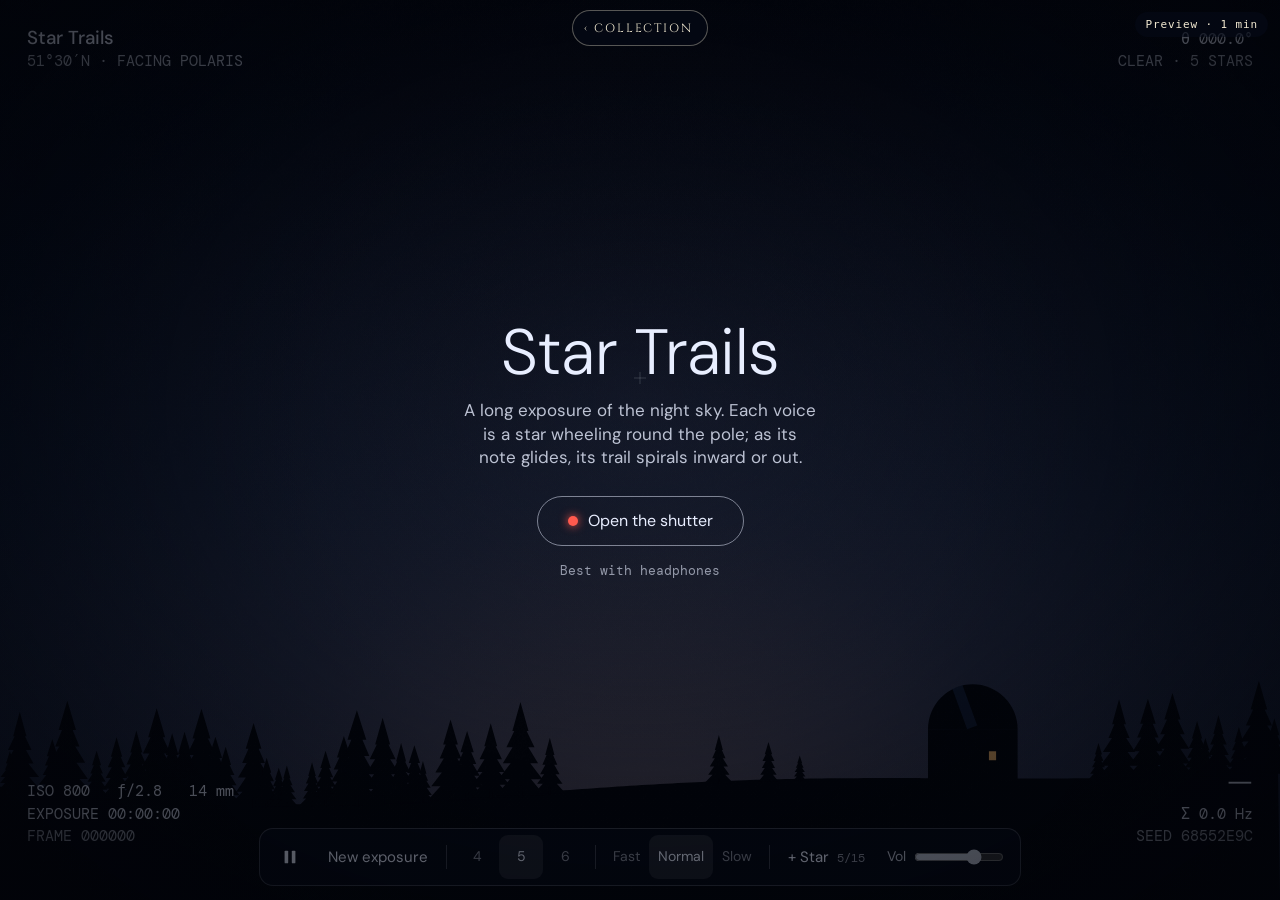
<file: Web/pieces/star-trails/index.html>
<!DOCTYPE html>
<html lang="en" data-home="tc">
<head>
<meta charset="utf-8">
<meta name="viewport" content="width=device-width, initial-scale=1, maximum-scale=1, user-scalable=no, viewport-fit=cover">
<title>Star Trails</title>
<link rel="stylesheet" href="../../fonts/fonts.css">
<script src="../../pieces.js"></script>
<script src="../../shared/host.js"></script>
<style>
/* VOICE: still, nocturnal, photographic
   IDEA: a long-exposure photograph pointed at the pole star; every voice is a star whose trail spirals in or out as its note glides
   PICTURE: the whole screen is the photograph — concentric arcs of background stars, five bright spiralling trails, a treeline and observatory dome
   COLOUR and TYPE: three nights (clear sodium-lit, moonlit, frost airglow); DM Mono camera readouts, DM Sans for the chord
   LAYOUT: photo full-bleed, readouts in the four corners like a camera's info overlay, a floating control bar that fades */
:root{--ink:#e8eeff;--bar:rgba(6,10,22,.82);--line:rgba(232,238,255,.22)}
*{box-sizing:border-box;min-width:0}
html,body{margin:0;height:100%;background:#02040a;color:var(--ink);overflow:hidden;font:15px/1.4 "DM Sans",system-ui,sans-serif;-webkit-tap-highlight-color:transparent}
canvas{position:fixed;inset:0;width:100%;height:100%;display:block}
#ui{position:fixed;left:0;right:0;bottom:max(14px,env(safe-area-inset-bottom));display:flex;justify-content:center;padding:0 10px;transition:opacity 1.4s ease;pointer-events:none}
body.idle #ui{opacity:0}body.idle{cursor:none}
#bar{pointer-events:auto;display:flex;align-items:center;flex-wrap:wrap;justify-content:center;gap:2px 6px;background:var(--bar);border:1px solid var(--line);border-radius:14px;padding:4px 8px;backdrop-filter:blur(10px);-webkit-backdrop-filter:blur(10px);max-width:100%}
button{font:inherit;color:inherit;background:none;border:0;min-height:44px;min-width:44px;padding:0 10px;border-radius:9px;cursor:pointer}
button:hover{background:rgba(232,238,255,.07)}
button:focus-visible,input:focus-visible{outline:2px solid var(--ink);outline-offset:2px}
#play{display:grid;place-items:center;padding:0}#play svg{width:18px;height:18px;fill:currentColor}
.seg{display:flex;align-items:center}.seg button{font-size:14px;opacity:.55;padding:0 9px}.seg button[aria-pressed=true]{opacity:1;background:rgba(232,238,255,.1)}
.sep{width:1px;height:24px;background:var(--line);margin:0 2px}
label.vol{display:flex;align-items:center;gap:6px;font-size:14px;opacity:.8;padding:0 6px}
input[type=range]{width:90px;height:44px;accent-color:var(--ink)}
#start{position:fixed;inset:0;display:grid;place-items:center;padding:24px;background:radial-gradient(ellipse at 50% 45%,rgba(2,4,10,.2),rgba(2,4,10,.78));transition:opacity 1.8s ease}
#start.gone{opacity:0;pointer-events:none}
#card{max-width:440px;text-align:center}
#card h1{font:300 clamp(40px,9vw,64px)/1 "DM Sans",system-ui,sans-serif;margin:0 0 14px;letter-spacing:-.01em}
#card p{margin:0 auto 26px;font-size:17px;opacity:.8;text-wrap:balance}
#card .meta{font:400 13px "DM Mono",ui-monospace,monospace;opacity:.6;margin:16px 0 0}
#go{border:1px solid rgba(232,238,255,.5);padding:0 30px;min-height:50px;font-size:16px;border-radius:999px;display:inline-flex;align-items:center;gap:10px}
#go::before{content:"";width:10px;height:10px;border-radius:50%;background:#ff5a4e;box-shadow:0 0 10px #ff5a4e}
#addPop{position:fixed;left:50%;transform:translateX(-50%);bottom:calc(max(14px,env(safe-area-inset-bottom)) + 70px);width:min(360px,calc(100% - 24px));background:var(--bar);border:1px solid var(--line);border-radius:14px;padding:14px 16px 12px;backdrop-filter:blur(10px);-webkit-backdrop-filter:blur(10px);z-index:4}
#addPop[hidden]{display:none}#addPop label{font-size:13px;opacity:.7}
#addPop .row{display:flex;align-items:center;gap:8px;margin:6px 0 8px}#addPop input{flex:1;min-width:0;height:44px;font:400 16px "DM Mono",ui-monospace,monospace;color:var(--ink);background:rgba(232,238,255,.07);border:1px solid var(--line);border-radius:9px;padding:0 10px}
#addPop .row span{font:400 14px "DM Mono",monospace;opacity:.7}#addGo{border:1px solid rgba(232,238,255,.45);border-radius:999px;padding:0 16px}
#addPop p{margin:0;font-size:13px;opacity:.65;line-height:1.45}
.cnt{font:400 12px "DM Mono",monospace;opacity:.6;margin-left:4px}
body.adding #cv{cursor:crosshair}
#toast{position:fixed;left:50%;top:18px;transform:translateX(-50%);background:var(--bar);border:1px solid var(--line);border-radius:999px;padding:8px 16px;font-size:14px;z-index:5}
#toast[hidden]{display:none}
#msg{position:fixed;left:12px;right:12px;top:12px;background:#5a1d14;color:#fff;font:14px system-ui,sans-serif;padding:8px 12px;border-radius:6px;z-index:6}
#msg[hidden]{display:none}
@media(max-width:620px){input[type=range]{width:64px}.seg button{padding:0 7px;font-size:13px}.sep{display:none}}
@media(prefers-reduced-motion:reduce){#ui,#start{transition:none}}
html,body{-webkit-user-select:none;user-select:none;-webkit-touch-callout:none;-webkit-tap-highlight-color:transparent}
html.in-app #fs{display:none!important}
</style>
</head>
<body>
<canvas id="cv"></canvas>
<div id="ui"><div id="bar">
  <button id="play" aria-label="Pause"><svg viewBox="0 0 20 20" id="ico"><rect x="4" y="3" width="4" height="14" rx="1"/><rect x="12" y="3" width="4" height="14" rx="1"/></svg></button>
  <button id="fresh" title="Start a new exposure with a new seed">New exposure</button>
  <span class="sep"></span>
  <div class="seg" role="group" aria-label="Stars" id="count"><button data-n="4" aria-pressed="false">4</button><button data-n="5" aria-pressed="true">5</button><button data-n="6" aria-pressed="false">6</button></div>
  <span class="sep"></span>
  <div class="seg" role="group" aria-label="Pace" id="pace"><button data-p="0.65" aria-pressed="false">Fast</button><button data-p="1" aria-pressed="true">Normal</button><button data-p="1.5" aria-pressed="false">Slow</button></div>
  <span class="sep"></span>
  <button id="addBtn" aria-expanded="false" aria-controls="addPop">+ Star <span id="cnt" class="cnt">5/15</span></button>
  <label class="vol">Vol <input id="vol" type="range" min="0" max="1" step="0.01" value="0.7"></label>
</div></div>
<div id="addPop" hidden>
  <form id="addForm"><label for="hz">Frequency</label><div class="row"><input id="hz" type="number" inputmode="decimal" min="40" max="2000" step="0.1" value="440"><span>Hz</span><button type="submit" id="addGo">Add star</button></div>
  <p>Or tap the sky: nearer the pole is higher. It holds this pitch until the next chord change, then joins the harmony.</p></form>
</div>
<div id="toast" hidden></div>
<div id="msg" hidden></div>
<div id="start"><div id="card">
  <h1>Star Trails</h1>
  <p>A long exposure of the night sky. Each voice is a star wheeling round the pole; as its note glides, its trail spirals inward or out.</p>
  <button id="go">Open the shutter</button>
  <div class="meta">Best with headphones</div>
</div></div>
<script>
{
/* ===== gliding-voice engine: shared by Star Trails and Ground Tracks ===== */
const NOTE=['C','D♭','D','E♭','E','F','G♭','G','A♭','A','B♭','B'];
const HARM={
  serene:{q:[['maj9',[4,7,11,14],3],['6/9',[4,9,14,7],2],['maj7♯11',[4,11,14,18],1.4],['9sus4',[5,7,10,14],1.4],['m9',[3,7,10,14],1]],
    mv:[[5,3],[-5,2.4],[-4,2],[2,1.5],[-2,1.5],[4,1],[3,.8]],hold:[7,11],glide:[1.6,3.2],stag:[.5,1.3],sus:.45},
  dream:{q:[['maj7♯11',[4,11,14,18],3],['maj9',[4,7,11,14],2],['9sus4',[5,7,10,14],2],['6/9',[4,9,14,7],1.5],['m9',[3,7,10,14],1]],
    mv:[[-4,3],[4,3],[8,2],[3,1.5],[-3,1.5],[1,.6],[5,1]],hold:[8,13],glide:[2.2,4],stag:[.7,1.6],sus:.55},
  melancholy:{q:[['m9',[3,7,10,14],3],['m11',[3,10,14,17],2.5],['maj9',[4,7,11,14],1.5],['9sus4',[5,7,10,14],1.5],['m6/9',[3,9,14,7],1]],
    mv:[[-2,2],[5,2],[-5,2],[3,2],[-4,1.5],[1,.5],[-3,1]],hold:[7,12],glide:[1.8,3.6],stag:[.6,1.5],sus:.6}};
function mulberry(a){return function(){a|=0;a=a+0x6D2B79F5|0;let t=Math.imul(a^a>>>15,1|a);t=t+Math.imul(t^t>>>7,61|t)^t;return((t^t>>>14)>>>0)/4294967296;};}
function makeEngine(o){
  const rnd=mulberry(parseInt(o.seed,16)||1),rr=(a,b)=>a+rnd()*(b-a),N=o.voices;let H=HARM[o.mood]||HARM.serene,pace=o.pace||1;
  const pickW=a=>{let t=a.reduce((s,x)=>s+x[x.length-1],0),r=rnd()*t;for(const x of a){r-=x[x.length-1];if(r<=0)return x;}return a[0];};
  const near=(m,pc)=>{const d=((pc-m)%12+12)%12;return d<=6?m+d:m+d-12;};
  const perms=n=>{const out=[];(function p(a,u){if(a.length===n){out.push(a.slice());return;}for(let i=0;i<n;i++)if(!u[i]){u[i]=1;a.push(i);p(a,u);a.pop();u[i]=0;}})([],[]);return out;};
  const PM={};const getP=n=>PM[n]||(PM[n]=perms(n));
  const subsets=(arr,k)=>{const out=[];(function s(i,a){if(a.length===k){out.push(a.slice());return;}for(let j=i;j<arr.length;j++){a.push(arr[j]);s(j+1,a);a.pop();}})(0,[]);return out;};
  let root=Math.floor(rnd()*12),qual=pickW(H.q);
  function voicing(rt,q,cur){let b=near(cur[0],rt);while(b<36)b+=12;while(b>50)b-=12;
    const tones=q[1].map(i=>(rt+i)%12),n=N-1;let pool=n>4?[...new Set([...tones,(rt+7)%12,rt,(rt+2)%12])].slice(0,n):tones;
    const cands=n<4?subsets(pool,n):[pool.slice(0,n)];let best=null,bc=1e9;
    for(const pcs of cands)for(const pm of getP(n)){const arr=[];let cost=0;
      for(let k=0;k<n;k++){let m=near(cur[k+1],pcs[pm[k]]);while(m<53)m+=12;while(m>84)m-=12;arr.push(m);}
      arr.sort((a,b)=>a-b);for(let k=0;k<n;k++)cost+=Math.abs(arr[k]-cur[k+1]);
      if(new Set(arr).size<n)cost+=60;for(let x=0;x<n;x++)for(let y=x+1;y<n;y++){const d=arr[y]-arr[x];if(d===1)cost+=9;else if(d===2)cost+=1.5;else if(d===11||d===13)cost+=3;}
      if(arr[0]-b<5)cost+=20;const span=arr[n-1]-arr[0];if(span>24)cost+=(span-24)*1.5;if(span<7)cost+=8;
      if(cost<bc){bc=cost;best=arr;}}
    return [b,...best];}
  /* opening chord */
  const seedCur=[43];for(let k=1;k<N;k++)seedCur.push(57+Math.round(k*16/N));
  let cur=voicing(root,qual,seedCur);const base=cur.slice();
  const segs=Array.from({length:N},()=>[]),guests=[],chords=[{t:0,name:NOTE[root]+qual[0],arrive:0,pcs:[root,...qual[1].map(i=>(root+i)%12)],tgt:cur.slice(),gt:[]}];let T=rr(H.hold[0],H.hold[1])*.6;
  function plan(){let rt,q;do{rt=(root+pickW(H.mv)[0]+12)%12;q=pickW(H.q);}while(rt===root&&q===qual);root=rt;qual=q;
    const tgt=voicing(rt,q,cur),order=[...Array(N).keys()].sort(()=>rnd()-.5);
    const sus=new Set();if(rnd()<H.sus){const k=1+Math.floor(rnd()*(N-1));sus.add(k);if(rnd()<.3){const k2=1+Math.floor(rnd()*(N-1));sus.add(k2);}}
    let arrive=T;const susN={};const sg=[];
    order.forEach((v,k)=>{const st=T+k*rr(H.stag[0],H.stag[1])*pace,gd=rr(H.glide[0],H.glide[1])*pace,from=cur[v];let to=tgt[v];
      if(sus.has(v)){const lo=v>0?tgt[v-1]:-99,hi=v<N-1?tgt[v+1]:999;const opts=[1,2,-1,1,-2].map(d=>tgt[v]+d).filter(m=>m>lo&&m<hi&&m!==from);
        if(opts.length){to=opts[Math.floor(rnd()*opts.length)];susN[v]=to;}}
      if(to!==from)sg.push([v,{t0:st,t1:st+gd,m0:from,m1:to}]);arrive=Math.max(arrive,st+gd);});
    let fin=arrive;
    for(const v in susN){const rt0=arrive+rr(1.6,3.4)*pace,d=rr(1.2,2.2)*pace;sg.push([+v,{t0:rt0,t1:rt0+d,m0:susN[v],m1:tgt[v]}]);fin=Math.max(fin,rt0+d);}
    sg.sort((a,b)=>a[1].t0-b[1].t0).forEach(([v,s])=>{segs[v].push(s);o.onSeg&&o.onSeg(v,s);});
    const rec={t:T,name:NOTE[rt]+q[0],arrive:fin,susp:Object.keys(susN).length>0,pcs:[rt,...q[1].map(i=>(rt+i)%12)],tgt:tgt.slice(),gt:[]};chords.push(rec);guests.forEach((g,gi)=>guestMove(g,gi,rec));
    cur=tgt;T=fin+rr(H.hold[0],H.hold[1])*pace;}
  /* added stars: each keeps its own pitch until the next chord change, then glides to the nearest free chord tone */
  function guestMove(g,gi,c){const cand=[];for(const pc of new Set(c.pcs)){const m=near(Math.round(g.cur),pc);cand.push(m,m+12,m-12);}
    const ok=cand.filter(m=>m>=28&&m<=100).sort((a,b)=>Math.abs(a-g.cur)-Math.abs(b-g.cur));const taken=new Set([...c.tgt,...c.gt]);
    const m=ok.find(x=>!taken.has(x))??ok[0];c.gt.push(m);if(Math.abs(m-g.cur)<.001){g.cur=m;return;}
    const last=g.segs.length?g.segs[g.segs.length-1].t1:g.born;const st=Math.max(last+.1,c.t+rnd()*Math.max(.5,(c.arrive-c.t)*.7)),gd=rr(H.glide[0],H.glide[1])*pace;
    const s={t0:st,t1:st+gd,m0:g.cur,m1:m};g.segs.push(s);g.cur=m;o.onSeg&&o.onSeg(N+gi,s);}
  function addGuest(m,t){const g={segs:[],base:m,cur:m,born:t};const gi=guests.length;guests.push(g);for(const c of chords)if(c.t>t)guestMove(g,gi,c);return N+gi;}
  const ease=x=>.5-.5*Math.cos(Math.PI*x);
  function pitchAt(v,t){const G=v>=N?guests[v-N]:null,S=G?G.segs:segs[v];let lo=0,hi=S.length-1,i=-1;while(lo<=hi){const m=(lo+hi)>>1;if(S[m].t0<=t){i=m;lo=m+1;}else hi=m-1;}
    if(i<0)return G?G.base:base[v];const s=S[i];if(t>=s.t1)return s.m1;return s.m0+(s.m1-s.m0)*ease((t-s.t0)/(s.t1-s.t0));}
  function chordAt(t){let c=chords[0];for(let i=chords.length-1;i>=0;i--)if(chords[i].arrive<=t){c=chords[i];break;}const nx=chords.find(x=>x.t<=t&&x.arrive>t);return {name:c.name,moving:!!nx,next:nx&&nx.name};}
  function tensionAt(t){const ms=[];for(let v=0;v<N;v++)ms.push(pitchAt(v,t));let s=0;
    for(let a=0;a<N;a++)for(let b=a+1;b<N;b++){const d=Math.abs(ms[a]-ms[b]),ic=d%12,dd=Math.min(ic,12-ic);
      const semi=Math.exp(-((ic-1)**2)/.18)+Math.exp(-((ic-11)**2)/.18)*(d>12?.45:.8),tri=Math.exp(-((ic-6)**2)/.18)*.3;s+=semi*(d<12?1:.4)+tri+(dd<.5&&d>0.3?.6:0);}
    return Math.min(1,s/1.2);}
  return {N,base,segs,chords,guests,addGuest,total:()=>N+guests.length,pitchAt,chordAt,tensionAt,ensure(t){while(T<t)plan();},setPace(p){pace=p;},setMood(m){H=HARM[m]||H;}};}
const mtof=m=>440*2**((m-69)/12);
/* schedule one glide on an oscillator's frequency param */
function glideParam(param,s,t0){const n=48,c=new Float32Array(n);for(let i=0;i<n;i++){const x=i/(n-1),e=.5-.5*Math.cos(Math.PI*x);c[i]=mtof(s.m0+(s.m1-s.m0)*e);}
  try{param.setValueCurveAtTime(c,t0+s.t0,s.t1-s.t0);}catch(e){try{param.setValueAtTime(mtof(s.m1),t0+s.t1);}catch(_){}}}
function newSeed(){return Math.floor(Math.random()*0xffffffff).toString(16).toUpperCase().padStart(8,'0');}
/* ===== end engine ===== */

const $=id=>document.getElementById(id),cv=$('cv'),ctx=cv.getContext('2d');
const R=Math.random,clamp=(x,a,b)=>Math.max(a,Math.min(b,x)),TAU=Math.PI*2;
const reduce=matchMedia('(prefers-reduced-motion: reduce)').matches;
const NIGHTS={
  clear:{harm:'serene',top:'#02050f',mid:'#081631',hor:'#1b2a4e',glow:[255,165,90,.22],fg:'#010309',
    voice:['#ffb45e','#8fbaff','#fff4e0','#ff9cae','#ffd76a','#a6f0ff'],bg:[[255,255,255],[190,210,255],[255,214,170]],text:'rgba(232,238,255,.86)'},
  moonlit:{harm:'dream',top:'#0a1530',mid:'#16284c',hor:'#3d5a80',glow:[200,220,255,.24],fg:'#03060d',
    voice:['#c8b6ff','#9fd0ff','#fff1cf','#ffc7e0','#e8f2ff','#b8f2e6'],bg:[[235,240,255],[210,222,255],[255,240,210]],text:'rgba(240,244,255,.9)'},
  frost:{harm:'melancholy',top:'#01080b',mid:'#04191d',hor:'#0b3a3a',glow:[90,255,180,.16],fg:'#000405',
    voice:['#6fffd2','#9fdcff','#fff0c4','#c3ff8f','#ff9fc0','#e2fff8'],bg:[[230,255,250],[180,235,255],[200,255,225]],text:'rgba(225,255,246,.86)'}};
let night='clear',N=5,pace=1,seed=newSeed();
try{const s=JSON.parse(localStorage.getItem('st-prefs')||'{}');if([4,5,6].includes(s.N))N=s.N;if([.65,1,1.5].includes(s.pace))pace=s.pace;}catch(e){}
const save=()=>{try{localStorage.setItem('st-prefs',JSON.stringify({night,N,pace}));}catch(e){}};

/* ---------- layers ---------- */
let W=0,H=0,DPR=1,PX=0,PY=0,minR=0,maxR=0,S=1;
const sky=document.createElement('canvas'),fg=document.createElement('canvas'),ex=document.createElement('canvas'),grain=document.createElement('canvas');
const sk=sky.getContext('2d'),fk=fg.getContext('2d'),xk=ex.getContext('2d');
grain.width=grain.height=192;{const g=grain.getContext('2d'),d=g.createImageData(192,192);for(let i=0;i<d.data.length;i+=4){const v=R()*255;d.data[i]=d.data[i+1]=d.data[i+2]=v;d.data[i+3]=R()<.5?28:0;}g.putImageData(d,0,0);}
let grainPat=null;
const glowSpr=document.createElement('canvas');glowSpr.width=glowSpr.height=128;{const g=glowSpr.getContext('2d'),gr=g.createRadialGradient(64,64,0,64,64,64);gr.addColorStop(0,'rgba(255,255,255,1)');gr.addColorStop(.18,'rgba(255,255,255,.35)');gr.addColorStop(.5,'rgba(255,255,255,.07)');gr.addColorStop(1,'rgba(255,255,255,0)');g.fillStyle=gr;g.fillRect(0,0,128,128);}
const radOf=m=>minR+(maxR-minR)*(1-clamp((m-36)/(88-36),0,1));
let BG=[];
function layout(){DPR=Math.min(devicePixelRatio||1,2);W=innerWidth;H=innerHeight;
  for(const c of [cv,sky,fg,ex]){c.width=Math.round(W*DPR);c.height=Math.round(H*DPR);}
  [ctx,sk,fk,xk].forEach(k=>k.setTransform(DPR,0,0,DPR,0,0));
  S=clamp(Math.min(W,H)/700,.6,1.6);PX=W/2;PY=H*(H>W?.4:.42);minR=Math.min(W,H)*.045;maxR=Math.min(PY,W/2)*.94;
  let sd=7;const sr=()=>(sd=(sd*16807)%2147483647)/2147483647;
  BG=[];const far=Math.hypot(Math.max(PX,W-PX),Math.max(PY,H-PY));for(let i=0;i<Math.round(380*clamp(W*H/(1280*760),.5,1.6));i++){
    const r=Math.sqrt(sr())*far,a=sr()*TAU,q=sr();if(r<4)continue;BG.push({r,a,w:q<.05?1.5:q<.25?1.05:.7,al:q<.05?.85:q<.25?.5:.22+sr()*.18,c:Math.floor(sr()*3)});}
  paintSky();paintFg();grainPat=ctx.createPattern(grain,'repeat');clearExposure();}
function paintSky(){const n=NIGHTS[night],g=sk.createLinearGradient(0,0,0,H);g.addColorStop(0,n.top);g.addColorStop(.55,n.mid);g.addColorStop(1,n.hor);sk.fillStyle=g;sk.fillRect(0,0,W,H);
  const [r,gg,b,a]=n.glow,hg=sk.createRadialGradient(W*.5,H*1.05,0,W*.5,H*1.05,Math.max(W,H)*.75);hg.addColorStop(0,`rgba(${r},${gg},${b},${a})`);hg.addColorStop(.45,`rgba(${r},${gg},${b},${a*.35})`);hg.addColorStop(1,`rgba(${r},${gg},${b},0)`);
  sk.fillStyle=hg;sk.fillRect(0,0,W,H);}
function paintFg(){const n=NIGHTS[night];fk.clearRect(0,0,W,H);let sd=31;const sr=()=>(sd=(sd*16807)%2147483647)/2147483647;
  const base=H*(H>W?.88:.86),hill=x=>base+Math.sin(x/W*3.1+.6)*H*.025+Math.sin(x/W*8.3)*H*.01;
  fk.fillStyle=n.fg;fk.beginPath();fk.moveTo(0,H);for(let x=0;x<=W;x+=6)fk.lineTo(x,hill(x));fk.lineTo(W,H);fk.fill();
  /* observatory on the right shoulder */
  const ox=W*(H>W?.72:.76),oy=hill(ox),dw=clamp(W*.07,46,110),bh=dw*.55;
  fk.fillRect(ox-dw/2,oy-bh,dw,bh+2);fk.beginPath();fk.arc(ox,oy-bh,dw/2,Math.PI,TAU);fk.fill();
  fk.save();fk.translate(ox,oy-bh);fk.rotate(-.35);fk.fillStyle=n.hor;fk.globalAlpha=.55;fk.fillRect(-dw*.06,-dw*.5,dw*.12,dw*.48);fk.restore();
  fk.fillStyle='rgba(255,190,110,.85)';fk.fillRect(ox+dw*.18,oy-bh*.55,dw*.08,dw*.1);fk.fillStyle=n.fg;
  /* pines */
  const pine=(x,h)=>{const y=hill(x)+2,w=h*.32;fk.beginPath();for(let k=0;k<5;k++){const yy=y-h*(k/5),ww=w*(1-k/6)*(.9+sr()*.2);fk.moveTo(x-ww,yy);fk.lineTo(x,yy-h*.36);fk.lineTo(x+ww,yy);}fk.fill();fk.fillRect(x-h*.02,y-h*.12,h*.04,h*.14);};
  for(let x=-10;x<W+10;x+=8+sr()*26){if(Math.abs(x-ox)<dw*.9)continue;const cl=x<W*.42||x>W*.86;if(!cl&&sr()<.75)continue;pine(x,(cl?40:22)*S*(0.6+sr()*1.1));}}
function clearExposure(){xk.clearRect(0,0,W,H);}

/* ---------- sound ---------- */
let A=null,master,bus,eng=null,synth=[],startAt=0;
function initAudio(){A=new (window.AudioContext||window.webkitAudioContext)();master=A.createGain();master.gain.value=+$('vol').value*.85;
  const comp=A.createDynamicsCompressor();comp.threshold.value=-18;comp.ratio.value=3;master.connect(comp).connect(A.destination);
  const rev=A.createConvolver(),len=A.sampleRate*6,b=A.createBuffer(2,len,A.sampleRate);for(let c=0;c<2;c++){const d=b.getChannelData(c);for(let i=0;i<len;i++)d[i]=(R()*2-1)*(1-i/len)**3;}
  rev.buffer=b;const wet=A.createGain();wet.gain.value=.75;rev.connect(wet).connect(master);const dry=A.createGain();dry.gain.value=.55;dry.connect(master);bus=A.createGain();bus.connect(dry);bus.connect(rev);}
let vbus=null;const MAXSTARS=15;
function voiceSynth(v,m,bass){const f=mtof(m),t=A.currentTime,g=A.createGain(),lp=A.createBiquadFilter(),pan=A.createStereoPanner();
  lp.type='lowpass';lp.frequency.value=bass?900:2400;pan.pan.value=v<N?(N>1?-.55+1.1*v/(N-1):0):(R()*1.4-.7);g.gain.setValueAtTime(0,t);g.gain.linearRampToValueAtTime(bass?.095:.062,t+(v<N?3:1.6));
  const mk=(type,mul,det,amt)=>{const o=A.createOscillator(),og=A.createGain();o.type=type;o.frequency.value=f*mul;o.detune.value=det;og.gain.value=amt;o.connect(og).connect(lp);o.start(t);return {o,mul};};
  const os=[mk('sine',1,0,1),mk('triangle',1,-7,.22),mk('sine',2,3,bass?.06:.16)];
  const trem=A.createOscillator(),tg=A.createGain(),amp=A.createGain();trem.frequency.value=.08+R()*.14;tg.gain.value=.13;trem.connect(tg).connect(amp.gain);amp.gain.value=.87;trem.start(t);
  lp.connect(amp).connect(g).connect(pan).connect(vbus);
  return {os,kill(){const t=A.currentTime;g.gain.cancelScheduledValues(t);g.gain.setValueAtTime(g.gain.value,t);g.gain.setTargetAtTime(0,t,.5);os.forEach(x=>x.o.stop(t+4));trem.stop(t+4);}};}
function makeSynth(){synth.forEach(s=>s.kill());synth=[];if(!vbus){vbus=A.createGain();vbus.connect(bus);}vbus.gain.setTargetAtTime(1,A.currentTime,.3);
  for(let v=0;v<N;v++)synth.push(voiceSynth(v,eng.base[v],v===0));}
/* keep the overall level steady as stars are added */
function rebalance(){if(vbus)vbus.gain.setTargetAtTime(Math.min(1,Math.sqrt(5/eng.total())),A.currentTime,.8);}
function onSeg(v,s){const sy=synth[v];if(!sy)return;sy.os.forEach(x=>glideParam(x.o.frequency,{t0:s.t0,t1:s.t1,m0:s.m0+12*Math.log2(x.mul),m1:s.m1+12*Math.log2(x.mul)},startAt));}
function meteorSound(){if(!A)return;const t=A.currentTime,o=A.createOscillator(),g=A.createGain();o.frequency.setValueAtTime(2600,t);o.frequency.exponentialRampToValueAtTime(1100,t+1.4);
  g.gain.setValueAtTime(0,t);g.gain.linearRampToValueAtTime(.012,t+.05);g.gain.exponentialRampToValueAtTime(.0001,t+1.8);o.connect(g).connect(bus);o.start(t);o.stop(t+2);}

/* ---------- the exposure ---------- */
let rot=0,lastT=0,frame=0,phi=[],fadeAcc=0,meteorAt=25,plane=null,planeAt=90,flashes=[],playing=false,started=false,expo=0;
function begin(){eng=makeEngine({seed,voices:N,mood:NIGHTS[night].harm,pace,onSeg});phi=[];for(let v=0;v<N;v++)phi.push(-Math.PI*.5+(v+.5)*TAU/N+.4);
  makeSynth();startAt=A.currentTime+.25;eng.ensure(14);rot=0;lastT=0;frame=0;expo=0;meteorAt=20+R()*30;planeAt=80+R()*80;plane=null;clearExposure();}
/* add a star of your own: it holds its frequency until the next chord change, then joins the harmony */
let addNote=null;
function addStar(hz,ang){if(!eng||!A)return false;if(eng.total()>=MAXSTARS){toast(`The sky is full — ${MAXSTARS} stars at most`);return false;}
  hz=clamp(hz,40,2000);const m=69+12*Math.log2(hz/440),t=Math.max(0,A.currentTime-startAt),idx=eng.total();
  synth[idx]=voiceSynth(idx,m,false);eng.addGuest(m,t);phi[idx]=ang!=null?ang+rot:R()*TAU;rebalance();
  const [x,y]=pos(idx,t,rot);flashes.push({x,y,t:performance.now()});addNote={t:performance.now(),text:`+ STAR ${idx+1} · ${hz.toFixed(1)} Hz`};updateCount();return true;}
const pos=(v,t,rt)=>{const r=radOf(eng.pitchAt(v,t)),a=phi[v]-rt;return [PX+Math.cos(a)*r,PY+Math.sin(a)*r];};
function expose(t0,t1){const n=NIGHTS[night],om=TAU/(260*pace),r0=rot,r1=rot+om*(t1-t0);
  xk.globalCompositeOperation='lighter';xk.lineCap='butt';
  for(const b of BG){const c=n.bg[b.c];xk.strokeStyle=`rgba(${c[0]},${c[1]},${c[2]},${b.al*.38})`;xk.lineWidth=b.w;xk.beginPath();xk.arc(PX,PY,b.r,b.a-r0,b.a-r1,true);xk.stroke();}
  const steps=Math.max(1,Math.ceil((t1-t0)/.03));
  for(let v=0;v<eng.total();v++){const pts=[pos(v,t0,r0)];for(let k=1;k<=steps;k++){const tt=t0+(t1-t0)*k/steps;pts.push(pos(v,tt,r0+(r1-r0)*k/steps));}
    const lw=(v===0?2.4:1.9)*clamp(S,.8,1.4);xk.strokeStyle=n.voice[v%n.voice.length];if(v>=N)xk.strokeStyle=n.voice[(v*7)%n.voice.length];
    for(const [w,al] of [[lw*3.2,.09],[lw,.8]]){xk.globalAlpha=al;xk.lineWidth=w;xk.lineCap='butt';xk.beginPath();xk.moveTo(pts[0][0],pts[0][1]);for(let k=1;k<pts.length;k++)xk.lineTo(pts[k][0],pts[k][1]);xk.stroke();}}
  xk.globalAlpha=1;
  if(plane){const p=plane;p.x+=p.vx*(t1-t0);p.y+=p.vy*(t1-t0);p.blink-=(t1-t0);if(p.blink<=0){p.blink=.7;p.on=!p.on;xk.fillStyle=p.on?'rgba(255,90,80,.9)':'rgba(255,255,255,.75)';xk.beginPath();xk.arc(p.x,p.y,1.5,0,TAU);xk.fill();}
    if(p.x<-40||p.x>W+40)plane=null;}
  xk.globalCompositeOperation='source-over';rot=r1;}
function meteor(){const a=R()*TAU,r=Math.min(W,H)*(.2+R()*.35),x=PX+Math.cos(a)*r,y=Math.min(PY+Math.sin(a)*r,H*.7),dir=R()*TAU,L=Math.min(W,H)*(.12+R()*.16),x2=x+Math.cos(dir)*L,y2=y+Math.sin(dir)*L;
  const g=xk.createLinearGradient(x,y,x2,y2);g.addColorStop(0,'rgba(255,255,255,0)');g.addColorStop(.85,'rgba(255,255,255,.85)');g.addColorStop(1,'rgba(220,255,240,.0)');
  xk.globalCompositeOperation='lighter';xk.strokeStyle=g;xk.lineWidth=1.6;xk.beginPath();xk.moveTo(x,y);xk.lineTo(x2,y2);xk.stroke();xk.globalCompositeOperation='source-over';
  flashes.push({x:x2,y:y2,t:performance.now()});meteorSound();}

/* ---------- readouts ---------- */
const fmtT=s=>{s=Math.floor(s);return [s/3600|0,(s/60|0)%60,s%60].map(x=>String(x).padStart(2,'0')).join(':');};
function readouts(t){const n=NIGHTS[night],m=Math.max(16,Math.min(W,H)*.03),f=clamp(Math.min(W,H)*.019,11,15),mono=`400 ${f}px "DM Mono", ui-monospace, monospace`;
  ctx.fillStyle=n.text;ctx.textBaseline='alphabetic';
  ctx.textAlign='left';ctx.font=`500 ${f*1.25}px "DM Sans", system-ui, sans-serif`;ctx.fillText('Star Trails',m,m+f*1.1);ctx.font=mono;ctx.globalAlpha=.7;ctx.fillText('51°30′N · FACING POLARIS',m,m+f*2.6);ctx.globalAlpha=1;
  ctx.textAlign='right';ctx.fillText(`θ ${((rot*180/Math.PI)%360).toFixed(1).padStart(5,'0')}°`,W-m,m+f*1.1);ctx.globalAlpha=.7;ctx.fillText(`${night.toUpperCase()} · ${eng?eng.total():N} STARS`,W-m,m+f*2.6);if(addNote){const age=(performance.now()-addNote.t)/1000;if(age<4){ctx.globalAlpha=.9*Math.min(1,4-age);ctx.fillText(addNote.text,W-m,m+f*4.1);}}ctx.globalAlpha=1;
  const by=H-m-(H>W?110:64)*clamp(S,.8,1.2);
  ctx.textAlign='left';ctx.fillText('ISO 800   ƒ/2.8   14 mm',m,by);ctx.fillText(`EXPOSURE ${fmtT(t)}`,m,by+f*1.5);ctx.globalAlpha=.7;ctx.fillText(`FRAME ${String(frame).padStart(6,'0')}`,m,by+f*3);ctx.globalAlpha=1;
  const c=eng?eng.chordAt(t):{name:'—'};let sum=0;if(eng)for(let v=0;v<eng.total();v++)sum+=mtof(eng.pitchAt(v,t));
  ctx.textAlign='right';ctx.font=`300 ${f*2.1}px "DM Sans", system-ui, sans-serif`;ctx.fillText(c.moving?'→ '+c.next:c.name,W-m,by-f*.3);
  ctx.font=mono;ctx.fillText(`Σ ${sum.toFixed(1)} Hz`,W-m,by+f*1.5);ctx.globalAlpha=.7;ctx.fillText(`SEED ${seed}`,W-m,by+f*3);ctx.globalAlpha=1;}

/* ---------- frame ---------- */
const msg=$('msg');let errs=0;function report(e){errs++;console.error(e);if(errs<4){msg.textContent='Something went wrong: '+(e&&e.message||e);msg.hidden=false;}}
function loop(){requestAnimationFrame(loop);try{draw();}catch(e){report(e);}}
function draw(){const n=NIGHTS[night],t=A&&eng?Math.max(0,A.currentTime-startAt):0;
  if(eng&&t>lastT){eng.ensure(t+14);const dt=t-lastT;expose(lastT,t);lastT=t;frame++;expo+=dt;fadeAcc+=dt;
    if(fadeAcc>2){fadeAcc=0;xk.globalCompositeOperation='destination-out';xk.fillStyle='rgba(0,0,0,.008)';xk.fillRect(0,0,W,H);xk.globalCompositeOperation='source-over';}
    if(t>meteorAt){meteor();meteorAt=t+25+R()*50;}
    if(t>planeAt&&!plane){const l=R()<.5,y=H*(.15+R()*.4);plane={x:l?-30:W+30,y,vx:(l?1:-1)*W/38,vy:(R()-.5)*H*.006,blink:0,on:false};planeAt=t+120+R()*120;}}
  ctx.globalCompositeOperation='source-over';ctx.globalAlpha=1;ctx.drawImage(sky,0,0,W,H);
  ctx.globalCompositeOperation='lighter';ctx.drawImage(ex,0,0,W,H);
  /* the heads: where each star is now */
  if(eng){ctx.textAlign='left';ctx.textBaseline='middle';const f=clamp(Math.min(W,H)*.016,10,13);ctx.font=`400 ${f}px "DM Mono", ui-monospace, monospace`;
    for(let v=0;v<eng.total();v++){const [x,y]=pos(v,t,rot),col=n.voice[v%n.voice.length],h=(v===0?34:26)*clamp(S,.8,1.4);ctx.globalAlpha=.9;ctx.drawImage(glowSpr,x-h/2,y-h/2,h,h);
      ctx.fillStyle=col;ctx.beginPath();ctx.arc(x,y,2.4*clamp(S,.8,1.3),0,TAU);ctx.fill();
      const dx=x-PX,dy=y-PY,dl=Math.hypot(dx,dy)||1,lx=x+dx/dl*14,ly=y+dy/dl*14;ctx.globalAlpha=.78;ctx.fillStyle=n.text;ctx.textAlign=dx<0?'right':'left';
      const lab=`${mtof(eng.pitchAt(v,t)).toFixed(1)} Hz`,tw=ctx.measureText(lab).width;let X=lx+(dx<0?-2:2);if(dx<0&&X-tw<6){X=x+10;ctx.textAlign='left';}if(dx>=0&&X+tw>W-6){X=x-10;ctx.textAlign='right';}
      ctx.fillText(lab,X,clamp(ly,10,H-10));}}
  for(const fl of flashes){const age=(performance.now()-fl.t)/1000;if(age>1)continue;const s=60*(1-age);ctx.globalAlpha=(1-age)*.8;ctx.drawImage(glowSpr,fl.x-s/2,fl.y-s/2,s,s);}
  flashes=flashes.filter(fl=>performance.now()-fl.t<1000);
  if(plane){ctx.globalAlpha=.9;ctx.fillStyle=plane.on?'#ff5a50':'#fff';ctx.beginPath();ctx.arc(plane.x,plane.y,1.8,0,TAU);ctx.fill();}
  ctx.globalCompositeOperation='source-over';ctx.globalAlpha=1;ctx.drawImage(fg,0,0,W,H);
  /* pole marker, faint */
  ctx.strokeStyle=n.text;ctx.globalAlpha=.25;ctx.lineWidth=1;ctx.beginPath();ctx.moveTo(PX-6,PY);ctx.lineTo(PX+6,PY);ctx.moveTo(PX,PY-6);ctx.lineTo(PX,PY+6);ctx.stroke();ctx.globalAlpha=1;
  if(grainPat&&!reduce){ctx.save();ctx.globalAlpha=.07;ctx.translate(R()*192,R()*192);ctx.fillStyle=grainPat;ctx.fillRect(-192,-192,W+384,H+384);ctx.restore();}
  const vg=ctx.createRadialGradient(W/2,H/2,Math.min(W,H)*.35,W/2,H/2,Math.hypot(W,H)*.6);vg.addColorStop(0,'rgba(0,0,0,0)');vg.addColorStop(1,'rgba(0,0,0,.45)');ctx.fillStyle=vg;ctx.fillRect(0,0,W,H);
  readouts(t);}

/* ---------- controls ---------- */
const ico=$('ico'),PAUSE='<rect x="4" y="3" width="4" height="14" rx="1"/><rect x="12" y="3" width="4" height="14" rx="1"/>',PLAY='<path d="M5 3l12 7-12 7z"/>';
function setPlaying(on){playing=on;ico.innerHTML=on?PAUSE:PLAY;$('play').setAttribute('aria-label',on?'Pause':'Play');if(A){on?A.resume().catch(()=>{}):A.suspend().catch(()=>{});}poke();}
const press=(sel,el)=>document.querySelectorAll(sel+' button').forEach(b=>b.setAttribute('aria-pressed',b===el));
function restart(newSeed){if(newSeed)seed=newSeedFn();if(A&&started){begin();updateCount();if(!playing)setPlaying(true);}}
const newSeedFn=newSeed;
$('play').addEventListener('click',()=>{if(started)setPlaying(!playing);});
$('fresh').addEventListener('click',()=>restart(true));
document.querySelectorAll('#moods button').forEach(b=>{b.setAttribute('aria-pressed',b.dataset.m===night);b.addEventListener('click',()=>{night=b.dataset.m;press('#moods',b);save();paintSky();paintFg();if(eng)eng.setMood(NIGHTS[night].harm);});});
document.querySelectorAll('#count button').forEach(b=>{b.setAttribute('aria-pressed',+b.dataset.n===N);b.addEventListener('click',()=>{N=+b.dataset.n;press('#count',b);save();restart(false);});});
document.querySelectorAll('#pace button').forEach(b=>{b.setAttribute('aria-pressed',+b.dataset.p===pace);b.addEventListener('click',()=>{pace=+b.dataset.p;press('#pace',b);save();if(eng)eng.setPace(pace);});});
$('vol').addEventListener('input',()=>{if(A)master.gain.setTargetAtTime(+$('vol').value*.85,A.currentTime,.1);});
$('go').addEventListener('click',()=>{try{initAudio();A.resume();begin();updateCount();}catch(e){report(e);}$('start').classList.add('gone');started=true;setPlaying(true);});
const pop=$('addPop'),addBtn=$('addBtn');
function updateCount(){$('cnt').textContent=`${eng?eng.total():N}/${MAXSTARS}`;}
function openPop(on){pop.hidden=!on;addBtn.setAttribute('aria-expanded',on);document.body.classList.toggle('adding',on);if(on){poke();setTimeout(()=>$('hz').focus(),30);}}
let toastT=0;function toast(tx){const el=$('toast');el.textContent=tx;el.hidden=false;clearTimeout(toastT);toastT=setTimeout(()=>el.hidden=true,2600);}
addBtn.addEventListener('click',()=>{if(!started){toast('Open the shutter first');return;}openPop(pop.hidden);});
$('addForm').addEventListener('submit',e=>{e.preventDefault();const hz=parseFloat($('hz').value);if(!isFinite(hz)){toast('Type a frequency in Hz');return;}if(addStar(hz,null))$('hz').select();});
cv.addEventListener('click',e=>{if(pop.hidden||!eng)return;const dx=e.clientX-PX,dy=e.clientY-PY,r=Math.hypot(dx,dy),u=clamp(1-(r-minR)/(maxR-minR),0,1),m=36+u*52,hz=mtof(m);
  if(r>maxR*1.05){toast('Tap inside the circle of trails');return;}$('hz').value=hz.toFixed(1);addStar(hz,Math.atan2(dy,dx));});
addEventListener('keydown',e=>{if(e.key==='Escape'&&!pop.hidden)openPop(false);});
addEventListener('keydown',e=>{if(e.code==='Space'&&started&&e.target.tagName!=='BUTTON'&&e.target.tagName!=='INPUT'){e.preventDefault();setPlaying(!playing);}});
let idleT=0;function poke(){document.body.classList.remove('idle');clearTimeout(idleT);if(playing)idleT=setTimeout(()=>{if(pop.hidden)document.body.classList.add('idle');},3500);}
['pointermove','pointerdown','keydown'].forEach(ev=>addEventListener(ev,poke));
addEventListener('error',e=>report(e.error||e.message));
let rz=0;const ro=new ResizeObserver(()=>{clearTimeout(rz);rz=setTimeout(layout,120);});ro.observe(document.body);
layout();if(document.fonts)document.fonts.ready.then(()=>{});
requestAnimationFrame(loop);
}
</script>
</body>
</html>
</file>
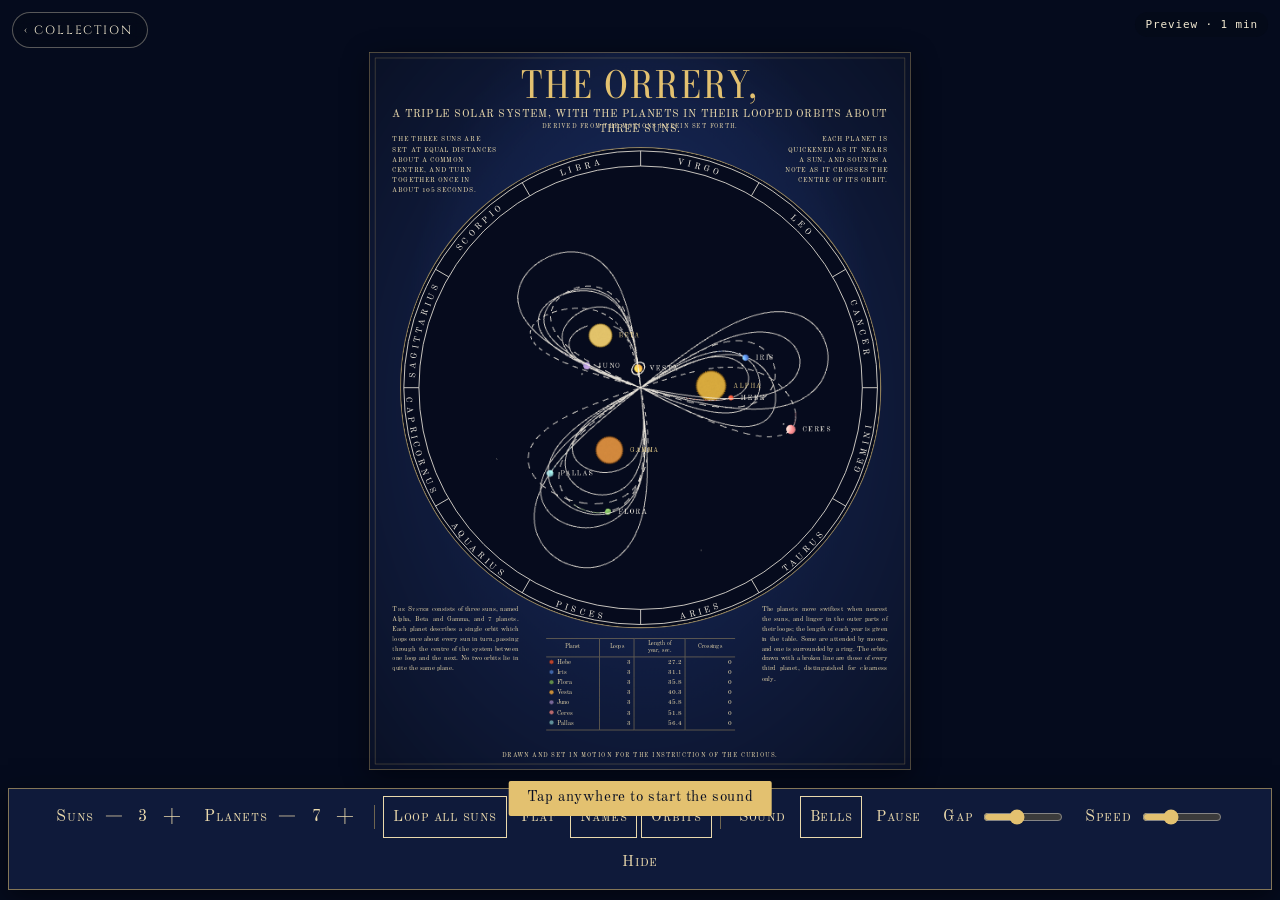
<file: Web/pieces/the-orrery/index.html>
<!DOCTYPE html>
<html lang="en" data-home="tl">
<head>
<meta charset="utf-8">
<meta name="viewport" content="width=device-width, initial-scale=1, maximum-scale=1, user-scalable=no, viewport-fit=cover">
<title>The Orrery</title>
<link rel="stylesheet" href="../../fonts/fonts.css">
<script src="../../pieces.js"></script>
<script src="../../shared/host.js"></script>
<style>
/* VOICE: a Victorian educational plate, sober and exact, with a working orrery in its heart
   IDEA: a hand-coloured lithograph of a solar system, the kind sold by map-sellers on the Strand
   PICTURE: cream card, great charcoal disc ringed with zodiac names, white orbits, small tinted planets named in capitals
   COLOUR and TYPE: card #ece2cb, ink #2b2620, disc #232428, chalk-white lines, gold suns; Bodoni Moda title, Old Standard TT text
   LAYOUT: plate scaled to fit the screen, title above, notes in the corners, table and text below; controls on a slip beneath */
:root{color-scheme:dark;--card:#0f1a3a;--ink:#ead9ac;--disc:#060b1d;--chalk:#f2ede2;--table:rgba(227,193,112,.55)}
*{box-sizing:border-box;min-width:0}
html,body{margin:0;height:100%;overflow:hidden;background:#050b1d;color:var(--ink);font:16px/1.4 "Old Standard TT",Georgia,serif}
#stage{position:fixed;inset:0;display:flex;align-items:flex-start;justify-content:center}
#plate{position:absolute;left:0;top:0;width:860px;height:1140px;transform-origin:0 0;background:var(--card);
  background-image:radial-gradient(ellipse at 50% 42%,rgba(40,70,150,.45),rgba(40,70,150,0) 62%),radial-gradient(ellipse at 50% 50%,rgba(0,0,0,0) 60%,rgba(0,0,0,.35) 100%);border:1px solid rgba(227,193,112,.5);outline:1px solid rgba(227,193,112,.35);outline-offset:-10px;
  box-shadow:0 10px 40px rgba(0,0,0,.45)}
h1{position:absolute;left:0;right:0;top:22px;margin:0;color:#e3c170;text-align:center;font:500 50px/1 "Bodoni Moda",Didot,serif;letter-spacing:.07em;transform:scaleY(1.18);transform-origin:50% 0}
.sub{position:absolute;left:0;right:0;text-align:center;margin:0;letter-spacing:.06em}
#sub1{top:86px;font-size:17px}
#sub2{top:110px;font-size:9.5px;letter-spacing:.14em}
.corner{position:absolute;top:130px;width:168px;font-size:10.5px;line-height:1.55;letter-spacing:.09em;text-transform:uppercase}
#cl{left:36px}#cr{right:36px;text-align:right}
#disc{position:absolute;left:50px;top:152px;width:760px;height:760px;border-radius:50%;overflow:hidden;background:var(--disc);
  box-shadow:inset 0 0 0 1px rgba(0,0,0,.4),0 0 0 2px rgba(227,193,112,.6)}
#gl{position:absolute;inset:0;width:760px;height:760px;display:block;cursor:grab;touch-action:none}
#gl:active{cursor:grabbing}
#ring,#labels{position:absolute;inset:0;pointer-events:none}
#labels div{position:absolute;left:0;top:0;white-space:nowrap;color:var(--chalk);font-size:11px;letter-spacing:.16em;text-transform:uppercase;will-change:transform}
#labels div.sun{font-size:10px;color:#e8cf8a}
.foot{position:absolute;font-size:10.5px;line-height:1.5;text-align:justify;hyphens:auto}
#fl{left:36px;top:866px;width:200px}
#fr{right:36px;top:866px;width:200px}
.foot .lead{font-variant:small-caps;letter-spacing:.04em}
#tbl{position:absolute;left:280px;top:930px;width:300px;border-collapse:collapse;font-size:10px}
#tbl th{font-weight:400;font-size:9px;line-height:1.2;padding:3px 4px;border:1px solid var(--table);border-width:1px 0 1px 1px}
#tbl th:first-child{border-left:0}
#tbl td{padding:1px 5px;border-left:1px solid var(--table);text-align:right;white-space:nowrap;font-variant-numeric:tabular-nums}
#tbl td:first-child{border-left:0;text-align:left}
#tbl tbody tr:last-child td{padding-bottom:4px;border-bottom:1px solid var(--table)}
.dot{display:inline-block;width:7px;height:7px;border-radius:50%;margin-right:5px;vertical-align:0;box-shadow:inset 0 0 0 .6px rgba(0,0,0,.5)}
#pub{position:absolute;left:0;right:0;top:1110px;text-align:center;font-size:9.5px;letter-spacing:.16em;text-transform:uppercase}
#now{position:absolute;left:0;right:0;top:1092px;text-align:center;font-size:10px;font-style:italic;opacity:0;transition:opacity 1.2s}
#now.on{opacity:.8}
/* control slip */
.bar{position:fixed;left:50%;bottom:calc(10px + env(safe-area-inset-bottom,0px));transform:translateX(-50%);display:flex;flex-wrap:wrap;justify-content:center;align-items:center;gap:2px 4px;padding:6px 10px;
  background:var(--card);color:var(--ink);border:1px solid rgba(227,193,112,.55);box-shadow:0 6px 24px rgba(0,0,0,.5);width:max-content;max-width:calc(100% - 16px);transition:opacity .5s}
.bar button{font:inherit;font-size:15px;font-variant:small-caps;letter-spacing:.05em;color:var(--ink);background:transparent;border:1px solid transparent;min-height:42px;padding:0 9px;cursor:pointer}
@media (hover:hover){.bar button:hover{background:rgba(227,193,112,.1)}}
.bar button:disabled{opacity:.3;cursor:default;background:transparent}
.bar button[aria-pressed=true]{border-color:var(--ink)}
.bar button:focus-visible,.bar input:focus-visible{outline:2px solid #e3c170;outline-offset:2px}
.step{display:flex;align-items:center;font-variant:small-caps;letter-spacing:.06em;padding-left:8px}
.step b{font-weight:400;min-width:2ch;text-align:center;font-variant-numeric:tabular-nums}
.step button{min-width:40px;padding:0;font-size:19px}
.bar label{display:flex;align-items:center;gap:8px;padding:0 8px;min-height:44px;font-variant:small-caps;letter-spacing:.06em}
.bar input[type=range]{width:80px;accent-color:#e3c170}
.sep{width:1px;height:24px;background:rgba(227,193,112,.45);margin:0 4px}
.hidden{opacity:0;pointer-events:none!important}
.hidden *{pointer-events:none!important}
.hint{position:fixed;right:12px;bottom:12px;color:#d8cdb4;font-size:13px;opacity:0;transition:opacity .6s;pointer-events:none}
.hint.on{opacity:.85}
@media(max-width:600px){.bar{padding:4px 6px;gap:0 2px}.bar button{padding:0 7px;font-size:14px;min-height:40px}.bar label{min-height:40px;padding:0 6px}.step{padding-left:4px}.step button{min-width:34px}.bar input[type=range]{width:60px}.sep{display:none}}
html,body{-webkit-user-select:none;user-select:none;-webkit-touch-callout:none;-webkit-tap-highlight-color:transparent}
html.in-app #fs{display:none!important}
</style>
</head>
<body>
<div id="stage">
<div id="plate">
  <h1 id="title">THE ORRERY,</h1>
  <p class="sub" id="sub1">A TRIPLE SOLAR SYSTEM, WITH THE PLANETS IN THEIR LOOPED ORBITS.</p>
  <p class="sub" id="sub2">DERIVED FROM THE MOTIONS HEREIN SET FORTH.</p>
  <div class="corner" id="cl"></div>
  <div class="corner" id="cr">Each planet is quickened as it nears a sun, and sounds a note as it crosses the centre of its orbit.</div>
  <div id="disc">
    <canvas id="gl" aria-label="Animated orrery: planets tracing looped orbits around several suns"></canvas>
    <div id="labels"></div>
    <svg id="ring" viewBox="0 0 760 760" aria-hidden="true"></svg>
  </div>
  <p class="foot" id="fl"></p>
  <table id="tbl" aria-label="The planets">
    <thead><tr><th>Planet</th><th>Loops</th><th>Length of<br>year, sec.</th><th>Crossings</th></tr></thead>
    <tbody id="tb"></tbody>
  </table>
  <p class="foot" id="fr"></p>
  <div id="now"></div>
  <div id="pub">Drawn and set in motion for the instruction of the curious.</div>
</div>
</div>
<div class="bar" id="bar">
  <div class="step">Suns<button id="sMinus" aria-label="Fewer suns">−</button><b id="sN">3</b><button id="sPlus" aria-label="More suns">+</button></div>
  <div class="step">Planets<button id="pMinus" aria-label="Fewer planets">−</button><b id="pN">7</b><button id="pPlus" aria-label="More planets">+</button></div>
  <span class="sep"></span>
  <button id="bTour" aria-pressed="true">Loop all suns</button>
  <button id="b2d" aria-pressed="false">Flat</button>
  <button id="bNames" aria-pressed="true">Names</button>
  <button id="bPaths" aria-pressed="true">Orbits</button>
  <span class="sep"></span>
  <button id="bSound" aria-pressed="false">Sound</button>
  <button id="bBells" aria-pressed="true">Bells</button>
  <button id="bPause" aria-pressed="false">Pause</button>
  <label for="gap">Gap <input id="gap" type="range" min="2.2" max="9" step="0.1" value="5"></label>
  <label for="spd">Speed <input id="spd" type="range" min="0.25" max="2.5" step="0.05" value="1"></label>
  <button id="bHide">Hide</button>
</div>
<div class="hint" id="hint">Double-tap to show the controls</div>
<div id="tapSound" style="position:fixed;left:50%;bottom:calc(84px + env(safe-area-inset-bottom,0px));transform:translateX(-50%);z-index:5;background:#e3c170;color:#060d22;padding:8px 18px 9px;border-radius:2px;font:15px/1.2 'Old Standard TT',Georgia,serif;letter-spacing:.04em;pointer-events:none;transition:opacity .5s;white-space:nowrap">Tap anywhere to start the sound</div>

<script src="../../vendor/three.min.js"></script>
<script src="../../vendor/OrbitControls.js"></script>
<script>
{
const $ = id => document.getElementById(id);
const reduce = matchMedia('(prefers-reduced-motion: reduce)').matches;
const PW = 860, PH = 1140, D = 760;
const DISC = 0x060b1d, CHALK = 0xf2ede2;

/* ---------- plate scaling ---------- */
let scale = 1;
function fit(){
  const barH = $('bar').classList.contains('hidden') ? 0 : $('bar').offsetHeight + 20;
  scale = Math.min((innerWidth - 16) / PW, (innerHeight - 16 - barH - 44) / PH);
  const x = (innerWidth - PW*scale)/2, y = Math.max(52, (innerHeight - barH - PH*scale)/2 + 22);
  $('plate').style.transform = `translate(${x}px,${y}px) scale(${scale})`;
  renderer.setPixelRatio(Math.min(3, (devicePixelRatio || 1) * scale * 1.15));
  renderer.setSize(D, D, false);
}

/* ---------- zodiac ring ---------- */
{
  const c = 380, signs = ['LIBRA','VIRGO','LEO','CANCER','GEMINI','TAURUS','ARIES','PISCES','AQUARIUS','CAPRICORNUS','SAGITTARIUS','SCORPIO'];
  const r1 = 359, r2 = 372;
  let h = `<circle cx="${c}" cy="${c}" r="366" fill="none" stroke="#060b1d" stroke-width="30"/>
    <circle cx="${c}" cy="${c}" r="376" fill="none" stroke="#f2ede2" stroke-width="1.3"/>
    <circle cx="${c}" cy="${c}" r="352" fill="none" stroke="#f2ede2" stroke-width="1.3"/>
    <path id="arcT" d="M${c-r1} ${c} A${r1} ${r1} 0 1 1 ${c+r1} ${c} A${r1} ${r1} 0 1 1 ${c-r1} ${c}" fill="none"/>
    <path id="arcB" d="M${c-r2} ${c} A${r2} ${r2} 0 1 0 ${c+r2} ${c} A${r2} ${r2} 0 1 0 ${c-r2} ${c}" fill="none"/>`;
  signs.forEach((s, k) => {
    const a0 = (240 + k*30) % 360, a = (a0 + 15) % 360, rad = a0*Math.PI/180;
    h += `<line x1="${c + 352*Math.cos(rad)}" y1="${c + 352*Math.sin(rad)}" x2="${c + 376*Math.cos(rad)}" y2="${c + 376*Math.sin(rad)}" stroke="#f2ede2" stroke-width="1.3"/>`;
    const top = a > 180, off = top ? (a - 180)/360*100 : (180 - a)/360*100;
    h += `<text font-family="Old Standard TT, Georgia, serif" font-size="13.5" letter-spacing="5.5" fill="#f2ede2" text-anchor="middle"><textPath href="#${top ? 'arcT' : 'arcB'}" startOffset="${off.toFixed(2)}%">${s}</textPath></text>`;
  });
  $('ring').innerHTML = h;
}

/* ---------- three.js ---------- */
const renderer = new THREE.WebGLRenderer({canvas: $('gl'), antialias: true});
renderer.setClearColor(DISC, 1);
const scene = new THREE.Scene();
const camera = new THREE.PerspectiveCamera(40, 1, 0.1, 3000);
const controls = new THREE.OrbitControls(camera, $('gl'));
controls.enableDamping = true; controls.dampingFactor = 0.07;
controls.autoRotate = !reduce; controls.autoRotateSpeed = 0.25;
controls.minDistance = 7; controls.maxDistance = 420; controls.enablePan = false;
camera.position.set(0, 30, 18);

const base = new THREE.Group(); base.rotation.x = -Math.PI/2; scene.add(base);
const spin = new THREE.Group(); base.add(spin);
scene.add(new THREE.AmbientLight(0xffffff, 0.62));
const key = new THREE.DirectionalLight(0xfff4dc, 0.5); key.position.set(-1, 2, 1); scene.add(key);

// a few faint stars in the disc
{
  const n = 260, pos = new Float32Array(n*3);
  for (let i = 0; i < n; i++){ const u = Math.random()*2-1, th = Math.random()*Math.PI*2, r = 500, q = Math.sqrt(1-u*u); pos.set([r*q*Math.cos(th), r*u, r*q*Math.sin(th)], i*3); }
  const g = new THREE.BufferGeometry(); g.setAttribute('position', new THREE.BufferAttribute(pos, 3));
  scene.add(new THREE.Points(g, new THREE.PointsMaterial({color: 0x8d8a82, size: 1.4, sizeAttenuation: false})));
}

// serrated gold sun, drawn like the lithograph
function sunTex(fill, edge){
  const s = 256, c = document.createElement('canvas'); c.width = c.height = s;
  const g = c.getContext('2d'), m = s/2;
  g.beginPath();
  for (let i = 0; i <= 96; i++){ const a = i/96*Math.PI*2, r = i % 2 ? 112 : 124; g.lineTo(m + r*Math.cos(a), m + r*Math.sin(a)); }
  g.fillStyle = edge; g.fill();
  g.beginPath(); g.arc(m, m, 108, 0, Math.PI*2); g.fillStyle = fill; g.fill();
  g.fillStyle = 'rgba(120,80,20,.28)';
  for (let i = 0; i < 900; i++){ const a = Math.random()*Math.PI*2, r = Math.sqrt(Math.random())*104; g.fillRect(m + r*Math.cos(a), m + r*Math.sin(a), 1.6, 1.6); }
  g.beginPath(); g.arc(m, m, 108, 0, Math.PI*2); g.strokeStyle = 'rgba(70,45,10,.6)'; g.lineWidth = 2; g.setLineDash([3, 4]); g.stroke();
  const t = new THREE.CanvasTexture(c); t.anisotropy = 4; return t;
}
let A = 5;
const SUN_STYLES = [
  {name: 'Alpha',   r: 1.0,  fill: '#d9ab3e', edge: '#b4801f', light: 0xffe6a8},
  {name: 'Beta',    r: 0.8,  fill: '#e4c56c', edge: '#c09a3a', light: 0xfff0c8},
  {name: 'Gamma',   r: 0.86, fill: '#d48a3e', edge: '#a8621f', light: 0xffd2a0},
  {name: 'Delta',   r: 0.72, fill: '#e8d9a0', edge: '#c4b06a', light: 0xfff8e4},
  {name: 'Epsilon', r: 0.64, fill: '#c8673e', edge: '#9a4422', light: 0xffc0a0}
].map(s => ({...s, tex: sunTex(s.fill, s.edge)}));

let suns = [], pairs = [], ringR = A;
function disposeTree(o){ o.traverse(x => { x.geometry && x.geometry.dispose(); x.material && x.material.dispose(); }); }
function buildSuns(n){
  suns.forEach(s => { spin.remove(s.g); disposeTree(s.g); });
  const R = ringR = A / Math.sin(Math.PI / n);
  suns = SUN_STYLES.slice(0, n).map((st, k) => {
    const a = k * 2*Math.PI / n;
    const pos = new THREE.Vector3(R*Math.cos(a), R*Math.sin(a), (n > 2 && !flat) ? (k % 2 ? 0.6 : -0.6) : 0);
    const g = new THREE.Group(); g.position.copy(pos); spin.add(g);
    const sp = new THREE.Sprite(new THREE.SpriteMaterial({map: st.tex, transparent: true}));
    sp.scale.set(st.r*2.7, st.r*2.7, 1); g.add(sp);
    g.add(new THREE.PointLight(st.light, 0.35, 0));
    return {...st, g, pos, sp};
  });
  pairs = [];
  for (let i = 0; i < n; i++) for (let j = i+1; j < n; j++) pairs.push([i, j, suns[i].pos.distanceTo(suns[j].pos), j - i === 1 || (i === 0 && j === n - 1)]);
  pairs.sort((p, q) => p[2] - q[2]);
}

/* ---------- planets ---------- */
const NAMES = ['Hebe','Iris','Flora','Vesta','Juno','Ceres','Pallas','Astrea','Metis','Hygeia','Psyche','Thetis','Fortuna','Thalia','Themis','Egeria','Irene','Eunomia','Victoria','Calliope','Euterpe','Lutetia','Proserpina','Parthenope'];
const PALETTE = ['#b8432f','#3e62a6','#5f8a4c','#c58c3c','#76679a','#b6686e','#5f8f9a','#a59b82','#8e3f52','#4f7a6a'];
const FIRST = [[1.59, .86, .23], [1.91, 1.05, -.41], [2.27, 1.18, .59], [2.64, 1.36, -.5], [3.05, 1.55, .73], [3.45, 1.73, -.82], [3.9, 1.95, .91]];
const SIZES = [.2, .26, .23, .34, .3, .38, .27];
function makeSpec(i){
  const f = FIRST[i] || (() => { const k = 1.65 + Math.random()*2.3; return [k, k*(.5 + Math.random()*.08), (Math.random() < .5 ? -1 : 1)*(.2 + Math.random()*.7)]; })();
  return {k: f[0], h: f[1], l: f[2], tk: 1.5 + (i % 7)*.17 + (i >= 7 ? Math.random()*.15 : 0),
          name: NAMES[i % NAMES.length], col: PALETTE[i % PALETTE.length], size: SIZES[i] || .2 + Math.random()*.16,
          ring: i === 3 || (i > 7 && Math.random() < .12), moons: [0, 2, 0, 0, 3, 1, 0][i] ?? (Math.random() < .3 ? 1 + Math.floor(Math.random()*3) : 0),
          dir: i % 2 ? -1 : 1, t0: i*2.1 + .4, crossings: 0};
}
const specs = Array.from({length: 7}, (_, i) => makeSpec(i));
let planets = [];
const TRAIL = 220;
let showPaths = true, showNames = true, flat = false, tour = true;

const tmpV = new THREE.Vector3();
function clearance(at, period, list){
  let c = Infinity;
  for (let q = 0; q < 160; q++){ at(q/160*period, tmpV); for (const o of list) c = Math.min(c, tmpV.distanceTo(o.pos) - o.r); }
  return c;
}

// Figure-8 around one pair of suns: x = rx cos t, y = ry sin 2t, z = lift cos t, tilted about the pair's axis
function pairPath(spec, idx){
  const usable = flat ? pairs.filter(p => p[3]) : pairs;     // flat view: neighbouring pairs only
  const [a, b] = usable[idx % usable.length];
  const P = suns[a].pos, Q = suns[b].pos;
  const mid = P.clone().add(Q).multiplyScalar(.5), half = P.distanceTo(Q)/2;
  const u = Q.clone().sub(P).normalize();
  const v = new THREE.Vector3(0, 0, 1).cross(u); if (v.lengthSq() < 1e-6) v.set(0, 1, 0); v.normalize();
  const w = u.clone().cross(v).normalize();
  const lift = flat ? 0 : spec.l*half;
  const others = suns.filter((_, k) => k !== a && k !== b);
  const make = (phi, sc) => {
    const rx = Math.max(spec.k*sc, 1.5)*half, ry = Math.max(spec.h*sc, .75)*half;
    const c = Math.cos(phi), s = Math.sin(phi);
    const E1 = v.clone().multiplyScalar(c).addScaledVector(w, s), E2 = v.clone().multiplyScalar(-s).addScaledVector(w, c);
    return (t, out) => out.copy(mid).addScaledVector(u, rx*Math.cos(t)).addScaledVector(E1, ry*Math.sin(2*t)).addScaledVector(E2, lift*Math.cos(t));
  };
  const pref = Math.floor(idx / usable.length) * Math.PI / Math.max(1, Math.ceil(specs.length / usable.length));
  const tilts = flat ? [0] : Array.from({length: 24}, (_, j) => pref + (j % 2 ? -1 : 1) * Math.ceil(j/2) * Math.PI/24);
  let best = null, bestClear = -Infinity;
  for (const sc of [1, .82, .66, .52, .4]) for (const phi of tilts){
    const at = make(phi, sc);
    if (!others.length) return {at, period: 2*Math.PI, off: Math.PI/2};
    const c = clearance(at, 2*Math.PI, others);
    if (c > 1.0) return {at, period: 2*Math.PI, off: Math.PI/2};
    if (c > bestClear){ bestClear = c; best = at; }
  }
  return {at: best, period: 2*Math.PI, off: Math.PI/2};
}

// Grand tour: one loop around every sun in turn, each loop passing through the centre.
// Each loop is a figure-8 lobe; loops are rotated 2π/n apart, with the lobe width chosen so the joins are smooth.
function tourPath(spec, i){
  const n = suns.length, S = ringR, D = -2*Math.PI/n, gam = Math.PI/2 - Math.PI/n;
  const lift = flat ? 0 : spec.l * S * .45;
  const cosA = [], sinA = [];
  for (let j = 0; j < n; j++){ cosA.push(Math.cos(j*D)); sinA.push(Math.sin(j*D)); }
  const period = n*Math.PI, axis = new THREE.Vector3(Math.cos(i*2.4), Math.sin(i*2.4), 0);
  const make = (phi, sc) => {
    const rx = spec.tk*sc*S, ry = rx*Math.tan(gam)/2, q = new THREE.Quaternion().setFromAxisAngle(axis, phi);
    return (t, out) => {
      const tt = ((t % period) + period) % period, j = Math.min(n - 1, Math.floor(tt/Math.PI)), s = tt - j*Math.PI - Math.PI/2;
      const x = rx*Math.cos(s), y = ry*Math.sin(2*s), z = lift*(j % 2 ? -1 : 1)*Math.cos(s);
      return out.set(x*cosA[j] - y*sinA[j], x*sinA[j] + y*cosA[j], z).applyQuaternion(q);
    };
  };
  const pref = ((i % 5) - 2) * .13;
  const tilts = flat ? [0] : [pref, pref*.5, 0, -pref, pref*1.5];
  let best = null, bestClear = -Infinity;
  for (const sc of [1, 1.12, 1.25, 1.4]) for (const phi of tilts){
    const at = make(phi, sc), c = clearance(at, period, suns);
    if (c > .7) return {at, period, off: 0};
    if (c > bestClear){ bestClear = c; best = at; }
  }
  return {at: best, period, off: 0};
}
const pathFor = (spec, i) => (tour && suns.length > 2) ? tourPath(spec, i) : pairPath(spec, i);


function buildPlanet(spec, i){
  const {at, period, off} = pathFor(spec, i), v = new THREE.Vector3();
  const N = Math.round(200*period/Math.PI);
  const gp = []; for (let k = 0; k <= N; k++) gp.push(at(k/N*period, v).clone());
  const dashed = i % 3 === 2;
  const ghost = new THREE.Line(new THREE.BufferGeometry().setFromPoints(gp), dashed
    ? new THREE.LineDashedMaterial({color: CHALK, dashSize: .55, gapSize: .45, transparent: true, opacity: .85})
    : new THREE.LineBasicMaterial({color: CHALK, transparent: true, opacity: .85}));
  if (dashed) ghost.computeLineDistances();
  ghost.visible = showPaths;
  const body = new THREE.Group();
  const col = new THREE.Color(spec.col);
  const mesh = new THREE.Mesh(new THREE.SphereGeometry(spec.size, 32, 20),
    new THREE.MeshLambertMaterial({color: col, emissive: col.clone().multiplyScalar(.35)}));
  body.add(mesh);
  if (spec.ring){
    const ring = new THREE.Mesh(new THREE.RingGeometry(spec.size*1.55, spec.size*1.85, 64),
      new THREE.MeshBasicMaterial({color: CHALK, side: THREE.DoubleSide}));
    ring.rotation.x = 1.15; ring.rotation.y = .35; body.add(ring);
  }
  const moonG = new THREE.Group(); body.add(moonG);
  for (let m = 0; m < spec.moons; m++){
    const mo = new THREE.Mesh(new THREE.SphereGeometry(.06, 10, 8), new THREE.MeshBasicMaterial({color: CHALK}));
    const r = spec.size + .35 + m*.22, a = m*2.4;
    mo.position.set(r*Math.cos(a), r*Math.sin(a), 0); mo.userData = {r, a, w: 1.6 - m*.35};
    moonG.add(mo);
  }
  const tp = new Float32Array(TRAIL*3), tc = new Float32Array(TRAIL*3), bg = new THREE.Color(DISC), cc = new THREE.Color(spec.col).lerp(new THREE.Color(CHALK), .35);
  for (let k = 0; k < TRAIL; k++){ const f = Math.pow(1 - k/TRAIL, 1.4), c2 = bg.clone().lerp(cc, f); tc.set([c2.r, c2.g, c2.b], k*3); }
  const tg = new THREE.BufferGeometry();
  tg.setAttribute('position', new THREE.BufferAttribute(tp, 3));
  tg.setAttribute('color', new THREE.BufferAttribute(tc, 3));
  const trail = new THREE.Line(tg, new THREE.LineBasicMaterial({vertexColors: true}));
  trail.frustumCulled = false; trail.renderOrder = 1;
  spin.add(ghost, trail, body);
  const t = spec.t0;
  at(t, v); for (let k = 0; k < TRAIL; k++) tp.set([v.x, v.y, v.z], k*3);
  body.position.copy(v);
  // length of year at speed 1: integrate path length over local speed
  let year = 0; const q0 = new THREE.Vector3(), q1 = new THREE.Vector3();
  for (let k = 0; k < 600; k++){
    at(k/600*period, q0); at((k+1)/600*period, q1);
    let pull = 0; for (const s of suns) pull += s.r / Math.max(.5, q0.distanceTo(s.pos));
    year += q0.distanceTo(q1) / (2.3 * Math.sqrt(pull * A / 2.2));
  }
  return {spec, i, at, off, body, mesh, moonG, ghost, trail, tp, t, pulse: 0, year,
          loops: (tour && suns.length > 2) ? suns.length : 2,
          lastCross: Math.floor((t - off) / Math.PI), pan: Math.sin(i*1.7)*.6};
}
function removePlanet(p){ [p.ghost, p.body, p.trail].forEach(o => { spin.remove(o); disposeTree(o); }); }
function rebuildPlanets(){
  planets.forEach(p => { p.spec.t0 = p.t; removePlanet(p); });
  planets = specs.map((s, i) => buildPlanet(s, i));
  buildLabels(); writeText();
}

/* ---------- motion ---------- */
const p0 = new THREE.Vector3(), p1 = new THREE.Vector3();
function step(p, dt){
  p.at(p.t, p0);
  let pull = 0; for (const s of suns) pull += s.r / Math.max(.5, p0.distanceTo(s.pos));
  const speed = 2.3 * Math.sqrt(pull * A / 2.2);
  p.at(p.t + 1e-3, p1);
  const ds = p1.distanceTo(p0) / 1e-3;
  p.t += p.spec.dir * speed * dt / ds;
  const cross = Math.floor((p.t - p.off) / Math.PI);
  if (cross !== p.lastCross){ p.lastCross = cross; p.pulse = 1; p.spec.crossings++; bell(p); const c = document.getElementById('x' + p.i); if (c) c.textContent = p.spec.crossings; }
}

/* ---------- labels ---------- */
let labelEls = [];
function buildLabels(){
  const box = $('labels'); box.innerHTML = '';
  labelEls = [];
  suns.forEach(s => { const d = document.createElement('div'); d.className = 'sun'; d.textContent = s.name; box.appendChild(d); labelEls.push({el: d, obj: s.g, dx: s.r*1.5}); });
  planets.forEach(p => { const d = document.createElement('div'); d.textContent = p.spec.name; box.appendChild(d); labelEls.push({el: d, obj: p.body, dx: p.spec.size + .25}); });
  box.style.display = showNames ? '' : 'none';
}
const lv = new THREE.Vector3(), lr = new THREE.Vector3();
function placeLabels(){
  if (!showNames) return;
  camera.updateMatrixWorld();
  lr.setFromMatrixColumn(camera.matrixWorld, 0);  // camera right, so labels sit to the right of each body
  for (const L of labelEls){
    L.obj.getWorldPosition(lv); lv.addScaledVector(lr, L.dx); lv.project(camera);
    const x = (lv.x + 1)/2*D + 6, y = (1 - lv.y)/2*D - 7;
    const r = Math.hypot(x - D/2, y - D/2);
    L.el.style.visibility = (lv.z > 1 || r > 340) ? 'hidden' : 'visible';
    L.el.style.transform = `translate(${x.toFixed(1)}px,${y.toFixed(1)}px)`;
  }
}

/* ---------- printed text ---------- */
const WORDS = ['', '', 'two', 'three', 'four', 'five'];
const KIND = ['', '', 'BINARY', 'TRIPLE', 'QUADRUPLE', 'QUINTUPLE'];
function writeText(){
  const n = suns.length, p = specs.length, looping = tour && n > 2;
  $('sub1').textContent = `A ${KIND[n]} SOLAR SYSTEM, ` + (looping ? `WITH THE PLANETS IN THEIR LOOPED ORBITS ABOUT ${WORDS[n].toUpperCase()} SUNS.`
                                  : `WITH THE PLANETS IN FIGURE-OF-EIGHT ORBITS${n > 2 ? ' ABOUT EACH PAIR OF SUNS' : ''}.`);
  $('cl').textContent = `The ${WORDS[n]} suns are set at equal distances about a common centre, and turn together once in about ${Math.round(2*Math.PI/0.06/mul)} seconds.`;
  const sunNames = suns.map(s => s.name);
  $('fl').innerHTML = `<span class="lead">The System</span> consists of ${WORDS[n]} suns, named ${sunNames.slice(0, -1).join(', ')} and ${sunNames[n-1]}, and ${p} planet${p > 1 ? 's' : ''}. ` +
    (looping ? `Each planet describes a single orbit which loops once about every sun in turn, passing through the centre of the system between one loop and the next.`
             : `Each planet describes a figure of eight about a pair of suns, encircling the one and then the other, and crossing between them.`) +
    ` ${flat ? 'All the orbits are here laid down in a single plane.' : 'No two orbits lie in quite the same plane.'}`;
  $('fr').innerHTML = `The planets move swiftest when nearest the suns, and linger in the outer parts of their loops; the length of each year is given in the table. ` +
    `Some are attended by moons, and ${specs.some(s => s.ring) ? 'one is surrounded by a ring. ' : 'none at present bears a ring. '}` +
    `The orbits drawn with a broken line are those of every third planet, distinguished for clearness only.`;
  const rows = planets.slice(0, 8).map(q => `<tr><td><span class="dot" style="background:${q.spec.col}"></span>${q.spec.name}</td><td>${q.loops}</td><td>${(q.year / mul).toFixed(1)}</td><td id="x${q.i}">${q.spec.crossings}</td></tr>`).join('');
  $('tb').innerHTML = rows + (planets.length > 8 ? `<tr><td colspan="4" style="text-align:center;font-style:italic">and ${planets.length - 8} others</td></tr>` : '');
}

/* ---------- sound: slow pad, one note changes at a time; bells on crossings ---------- */
const CHORDS = [
  {n: 'D major 9', v: [50, 57, 64, 66]},
  {n: 'B minor 11', v: [47, 57, 64, 66]},
  {n: 'G major 13', v: [43, 59, 64, 66]},
  {n: 'E minor 9', v: [40, 59, 62, 66]},
  {n: 'A sus 2/4', v: [45, 57, 62, 64]},
  {n: 'F♯ minor 7', v: [42, 57, 61, 64]},
  {n: 'G major 9', v: [43, 59, 62, 69]},
  {n: 'A add 9', v: [45, 57, 61, 71]}
];
const mtof = m => 440 * Math.pow(2, (m - 69)/12);
let ac = null, master = null, padBus = null, soundOn = false, bellsOn = true, chordI = 0, cur = CHORDS[0].v.slice(), voices = [], timer = null;
function initAudio(){
  ac = new (window.AudioContext || window.webkitAudioContext)();
  master = ac.createGain(); master.gain.value = 0;
  const conv = ac.createConvolver(), len = ac.sampleRate * 5, b = ac.createBuffer(2, len, ac.sampleRate);
  for (let ch = 0; ch < 2; ch++){ const d = b.getChannelData(ch); for (let i = 0; i < len; i++) d[i] = (Math.random()*2-1) * Math.pow(1 - i/len, 2.4); }
  conv.buffer = b;
  const wet = ac.createGain(); wet.gain.value = 0.6;
  master.connect(ac.destination); master.connect(conv); conv.connect(wet); wet.connect(ac.destination);
  // pad: warm detuned saws through a slowly breathing low-pass filter
  const filt = ac.createBiquadFilter(); filt.type = 'lowpass'; filt.frequency.value = 620; filt.Q.value = .4;
  const lfo = ac.createOscillator(), lfoAmt = ac.createGain(); lfo.frequency.value = 0.023; lfoAmt.gain.value = 260;
  lfo.connect(lfoAmt); lfoAmt.connect(filt.frequency); lfo.start();
  padBus = ac.createGain(); padBus.gain.value = 0.9; padBus.connect(filt); filt.connect(master);
  voices = cur.map((m, i) => makeVoice(m, i, 3));
}
function makeVoice(m, i, fade){
  const t = ac.currentTime, g = ac.createGain(), level = i === 0 ? .075 : .05;
  g.gain.setValueAtTime(0, t); g.gain.linearRampToValueAtTime(level, t + fade);
  const oscs = [-7, 7].map(det => { const o = ac.createOscillator(); o.type = 'sawtooth'; o.frequency.value = mtof(m); o.detune.value = det; o.connect(g); o.start(t); return o; });
  const sub = ac.createOscillator(); sub.type = 'sine'; sub.frequency.value = mtof(m); sub.connect(g); sub.start(t); oscs.push(sub);
  const pan = ac.createStereoPanner ? ac.createStereoPanner() : null;
  if (pan){ pan.pan.value = [-.15, -.45, .4, .2][i]; g.connect(pan); pan.connect(padBus); } else g.connect(padBus);
  return {g, oscs, stop(dur){ const t2 = ac.currentTime; g.gain.cancelScheduledValues(t2); g.gain.setValueAtTime(g.gain.value, t2); g.gain.linearRampToValueAtTime(0, t2 + dur); oscs.forEach(o => o.stop(t2 + dur + .1)); }};
}
function drift(){   // move one voice toward the next chord; when it arrives, aim for the one after
  if (!ac || !soundOn) return;
  let target = CHORDS[(chordI + 1) % CHORDS.length].v;
  let diff = cur.map((m, i) => m !== target[i] ? i : -1).filter(i => i >= 0);
  if (!diff.length){ chordI = (chordI + 1) % CHORDS.length; target = CHORDS[(chordI + 1) % CHORDS.length].v; diff = cur.map((m, i) => m !== target[i] ? i : -1).filter(i => i >= 0); }
  if (!diff.length) return;
  const vi = diff[Math.floor(Math.random()*diff.length)];
  cur[vi] = target[vi];
  voices[vi].stop(6);
  voices[vi] = makeVoice(cur[vi], vi, 6);
  if (cur.every((m, i) => m === target[i])) chordI = (chordI + 1) % CHORDS.length;
  showChord();
}
function showChord(){ $('now').textContent = 'Drifting through ' + CHORDS[chordI].n; $('now').classList.toggle('on', soundOn); }
function bell(p){
  if (!soundOn || !bellsOn || !ac) return;
  const t = ac.currentTime, m = cur[(p.i + 1) % 4] + (p.spec.k < 2.5 ? 24 : 12) + (cur[(p.i+1)%4] < 48 ? 12 : 0);
  const g = ac.createGain();
  g.gain.setValueAtTime(0, t); g.gain.linearRampToValueAtTime(0.09, t + 0.02); g.gain.exponentialRampToValueAtTime(0.0001, t + 4.5);
  const o1 = ac.createOscillator(); o1.type = 'sine'; o1.frequency.value = mtof(m);
  const o2 = ac.createOscillator(); o2.type = 'sine'; o2.frequency.value = mtof(m) * 2.01;
  const g2 = ac.createGain(); g2.gain.setValueAtTime(0.04, t); g2.gain.exponentialRampToValueAtTime(0.0001, t + 1.2);
  o1.connect(g); o2.connect(g2); g2.connect(g);
  if (ac.createStereoPanner){ const pn = ac.createStereoPanner(); pn.pan.value = p.pan; g.connect(pn); pn.connect(master); } else g.connect(master);
  o1.start(t); o2.start(t); o1.stop(t + 4.6); o2.stop(t + 4.6);
}


/* ---------- controls ---------- */
let paused = false, mul = 1, framing = null;
function syncCounts(){
  $('sN').textContent = suns.length; $('pN').textContent = specs.length;
  $('sMinus').disabled = suns.length <= 2; $('sPlus').disabled = suns.length >= 5;
  $('pMinus').disabled = specs.length <= 1; $('pPlus').disabled = specs.length >= 24;
}
controls.addEventListener('start', () => framing = null);
function autoFrame(now){
  let R = 0;
  for (const p of planets){ const a = p.ghost.geometry.attributes.position.array; for (let k = 0; k < a.length; k += 3) R = Math.max(R, Math.hypot(a[k], a[k+1], a[k+2])); }
  const dist = Math.min(controls.maxDistance, Math.max(controls.minDistance, R / (0.8 * Math.tan(camera.fov*Math.PI/360)) + R*.15));
  const cur = camera.position.clone().normalize();
  const dir = flat ? new THREE.Vector3(0, 1, .002).normalize() : (cur.y > .985 ? new THREE.Vector3(0, .86, .5).normalize() : cur);
  framing = {dir, dist};
  if (now){ camera.position.copy(dir).multiplyScalar(dist); framing = null; }
}
function rebuildAll(){ buildSuns(suns.length); rebuildPlanets(); autoFrame(); }
$('sPlus').onclick = () => { if (suns.length < 5){ buildSuns(suns.length + 1); rebuildPlanets(); syncCounts(); autoFrame(); } };
$('sMinus').onclick = () => { if (suns.length > 2){ buildSuns(suns.length - 1); rebuildPlanets(); syncCounts(); autoFrame(); } };
$('pPlus').onclick = () => { if (specs.length < 24){ const s = makeSpec(specs.length); specs.push(s); planets.push(buildPlanet(s, specs.length - 1)); buildLabels(); writeText(); syncCounts(); autoFrame(); } };
$('pMinus').onclick = () => { if (specs.length > 1){ specs.pop(); removePlanet(planets.pop()); buildLabels(); writeText(); syncCounts(); } };
$('bTour').onclick = e => { tour = !tour; e.currentTarget.setAttribute('aria-pressed', tour); rebuildAll(); };
$('b2d').onclick = e => {
  flat = !flat; e.currentTarget.setAttribute('aria-pressed', flat);
  controls.enableRotate = !flat; controls.autoRotate = !flat && !reduce;
  rebuildAll();
};
$('bNames').onclick = e => { showNames = !showNames; e.currentTarget.setAttribute('aria-pressed', showNames); $('labels').style.display = showNames ? '' : 'none'; };
$('bPaths').onclick = e => { showPaths = !showPaths; e.currentTarget.setAttribute('aria-pressed', showPaths); planets.forEach(p => p.ghost.visible = showPaths); };
$('bSound').onclick = async e => {
  const btn = e.currentTarget;
  try {
    if (!ac) initAudio();
    soundOn = !soundOn;
    const t = ac.currentTime;
    master.gain.cancelScheduledValues(t); master.gain.setValueAtTime(master.gain.value, t);
    if (soundOn){ if (ac.state === 'suspended') await ac.resume(); master.gain.linearRampToValueAtTime(0.55, t + 3); if (!timer) timer = setInterval(drift, 7000); }
    else master.gain.linearRampToValueAtTime(0, t + 1.5);
    btn.setAttribute('aria-pressed', soundOn); showChord();
  } catch (err) { btn.textContent = 'No sound'; btn.disabled = true; }
};
(function(){let done=false;const go=e=>{if(done)return;if(e&&e.target&&e.target.closest&&e.target.closest('#bSound'))return;done=true;const t=$('tapSound');if(t)t.style.opacity=0;if(!soundOn)$('bSound').click();};addEventListener('pointerup',go,true);addEventListener('keydown',go,true);$('bSound').addEventListener('click',()=>{done=true;const t=$('tapSound');if(t)t.style.opacity=0;});})();
$('bBells').onclick = e => { bellsOn = !bellsOn; e.currentTarget.setAttribute('aria-pressed', bellsOn); };
const togglePause = () => { paused = !paused; $('bPause').setAttribute('aria-pressed', paused); $('bPause').textContent = paused ? 'Play' : 'Pause'; };
$('bPause').onclick = togglePause;
$('spd').oninput = e => { mul = +e.target.value; };
$('spd').onchange = () => writeText();
let gapQueued = false;
$('gap').oninput = e => { A = +e.target.value; if (gapQueued) return; gapQueued = true; requestAnimationFrame(() => { gapQueued = false; buildSuns(suns.length); rebuildPlanets(); }); };
$('gap').onchange = () => autoFrame();
const setHidden = h => { $('bar').classList.toggle('hidden', h); $('hint').classList.toggle('on', h); if (h) setTimeout(() => $('hint').classList.remove('on'), 2500); fit(); };
$('bHide').onclick = () => setHidden(true);
addEventListener('dblclick', () => { if ($('bar').classList.contains('hidden')) setHidden(false); });
addEventListener('keydown', e => {
  if (e.key === ' ' && e.target === document.body){ e.preventDefault(); togglePause(); }
  if (e.key === 'h' || e.key === 'H') setHidden(!$('bar').classList.contains('hidden'));
});
addEventListener('resize', fit);

/* ---------- start ---------- */
fit();
buildSuns(3);
planets = specs.map((s, i) => buildPlanet(s, i));
buildLabels(); writeText(); syncCounts();
camera.aspect = 1; camera.updateProjectionMatrix();
autoFrame(true);
if (document.fonts) document.fonts.ready.then(fit);

const clock = new THREE.Clock(), tmp = new THREE.Vector3();
function frame(){
  const dt = Math.min(clock.getDelta(), 0.05);
  if (!paused){
    const sdt = dt * mul;
    spin.rotation.z += sdt * 0.06;
    for (const p of planets){
      for (let s = 0; s < 3; s++) step(p, sdt/3);
      p.at(p.t, tmp); p.body.position.copy(tmp);
      p.mesh.rotation.z += sdt * 0.8;
      for (const mo of p.moonG.children){ const u = mo.userData; u.a += sdt*u.w; mo.position.set(u.r*Math.cos(u.a), u.r*Math.sin(u.a), 0); }
      p.tp.copyWithin(3, 0, (TRAIL-1)*3); p.tp[0] = tmp.x; p.tp[1] = tmp.y; p.tp[2] = tmp.z;
      p.trail.geometry.attributes.position.needsUpdate = true;
      p.pulse *= Math.pow(0.03, sdt);
      p.body.scale.setScalar(1 + p.pulse * 0.5);
    }
  }
  if (framing){
    const want = framing.dir.clone().multiplyScalar(framing.dist);
    camera.position.lerp(want, 1 - Math.pow(.03, dt));
    if (camera.position.distanceTo(want) < .05) framing = null;
  }
  controls.update();
  renderer.render(scene, camera);
  placeLabels();
  requestAnimationFrame(frame);
}
frame();
}
</script>
</body>
</html>
</file>
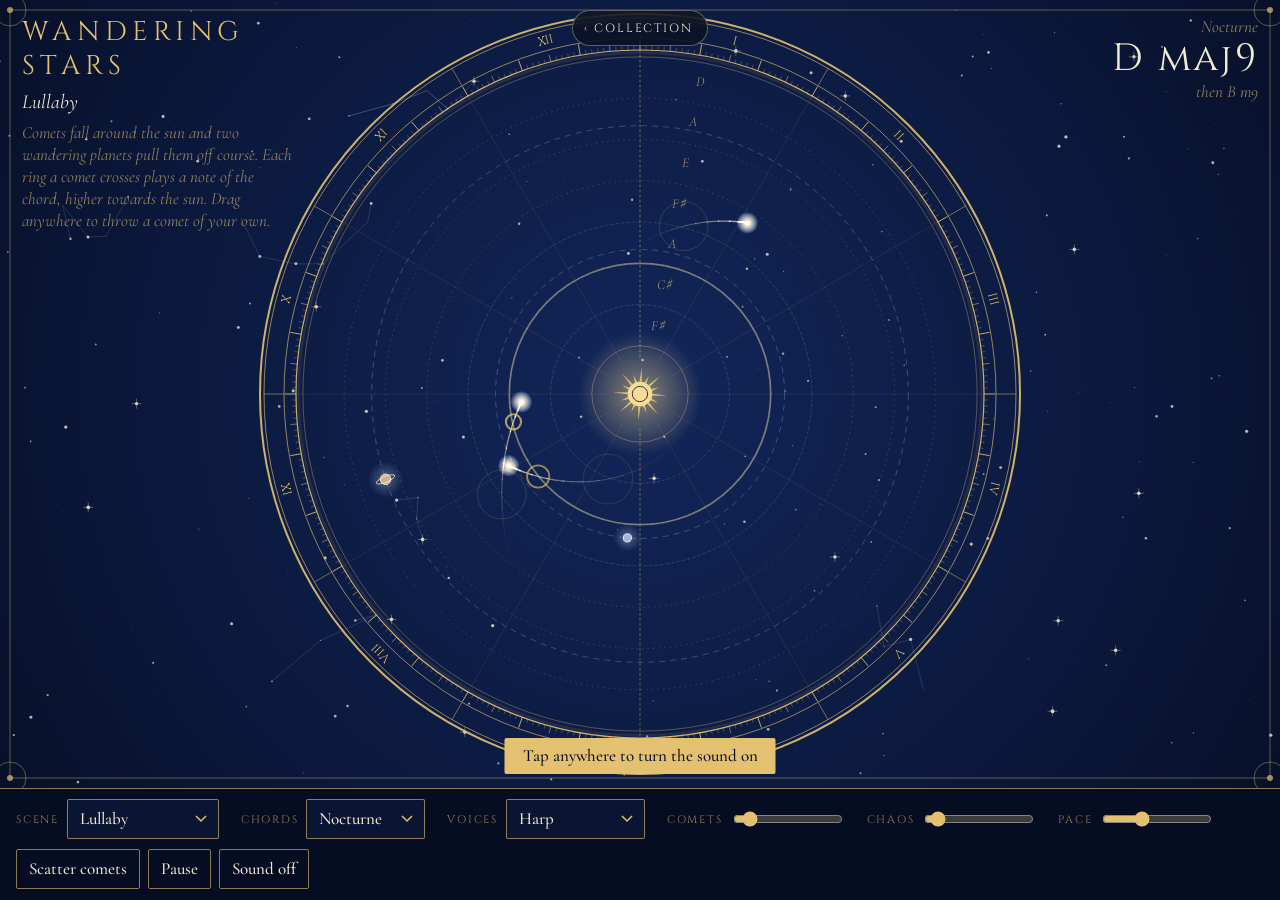
<file: Web/pieces/wandering-stars/index.html>
<!DOCTYPE html>
<html lang="en" data-home="bl">
<head>
<meta charset="utf-8">
<meta name="viewport" content="width=device-width, initial-scale=1, maximum-scale=1, user-scalable=no, viewport-fit=cover">
<title>Wandering Stars</title>
<script src="../../pieces.js"></script>
<script src="../../shared/host.js"></script>
<style>
@font-face{font-family:"Cinzel";font-weight:400;font-style:normal;src:url(../../fonts/cinzel-latin-400-normal.woff2) format("woff2")}
@font-face{font-family:"Cinzel";font-weight:600;font-style:normal;src:url(../../fonts/cinzel-latin-600-normal.woff2) format("woff2")}
@font-face{font-family:"Cormorant Garamond";font-weight:500;font-style:normal;src:url(../../fonts/cormorant-garamond-latin-500-normal.woff2) format("woff2")}
@font-face{font-family:"Cormorant Garamond";font-weight:400;font-style:italic;src:url(../../fonts/cormorant-garamond-latin-400-italic.woff2) format("woff2")}
@font-face{font-family:"Cormorant Garamond";font-weight:500;font-style:italic;src:url(../../fonts/cormorant-garamond-latin-500-italic.woff2) format("woff2")}
:root{
  /* layout: one gilded planisphere centred on midnight blue; title cartouche top-left, the sounding chord top-right, instruments on a rail below (a pull-up sheet on phones) */
  --night:#0a1533; --night-2:#060d22; --gold:#e3c170; --gold-dim:rgba(227,193,112,.62); --silver:#cfdcf2; --copper:#e2a07a; --text:#f3ead2;
  --display:"Cinzel","Trajan Pro","Times New Roman",serif;
  --body:"Cormorant Garamond","Hoefler Text",Garamond,Georgia,serif;
  --sl:env(safe-area-inset-left,0px); --sr:env(safe-area-inset-right,0px); --st:env(safe-area-inset-top,0px); --sb:env(safe-area-inset-bottom,0px);
  color-scheme:dark;
}
*{box-sizing:border-box}
html,body{height:100%;margin:0}
body{background:var(--night-2);color:var(--text);font-family:var(--body);font-size:17px;display:flex;flex-direction:column;overflow:hidden;position:fixed;inset:0;
  -webkit-user-select:none;user-select:none;-webkit-touch-callout:none;-webkit-tap-highlight-color:transparent;-webkit-text-size-adjust:100%}
.stage{position:relative;flex:1;min-height:0}
canvas{position:absolute;inset:0;width:100%;height:100%;display:block;touch-action:none}
.head{position:absolute;left:calc(22px + var(--sl));top:calc(16px + var(--st));pointer-events:none;max-width:min(30%,270px)}
h1{font-family:var(--display);font-weight:400;font-size:clamp(16px,2.3vw,27px);letter-spacing:.2em;text-transform:uppercase;margin:0;line-height:1.25;color:var(--gold)}
.scene{margin-top:6px;font-style:italic;font-size:20px;color:var(--text)}
.head p{margin:8px 0 0;font-style:italic;color:var(--gold-dim);line-height:1.3}
.chord{position:absolute;right:calc(22px + var(--sr));top:calc(16px + var(--st));text-align:right;pointer-events:none}
.chord span{display:block;font-style:italic;color:var(--gold-dim)}
.chord b{display:block;font-family:var(--display);font-weight:400;font-size:clamp(22px,3.2vw,38px);letter-spacing:.06em;color:var(--text);line-height:1.15}
.hint{position:absolute;left:50%;bottom:14px;transform:translateX(-50%);background:var(--gold);color:var(--night-2);padding:7px 18px 8px;border-radius:2px;white-space:nowrap;pointer-events:none;transition:opacity .4s;font-weight:500}
.hint.off{opacity:0}
.bar{display:flex;flex-wrap:wrap;gap:10px 22px;align-items:center;padding:10px calc(16px + var(--sr)) calc(11px + var(--sb)) calc(16px + var(--sl));background:var(--night-2);border-top:1px solid var(--gold-dim)}
.group{display:flex;flex-wrap:wrap;gap:8px;align-items:center}
label,.lbl{font-family:var(--display);font-size:11px;letter-spacing:.16em;text-transform:uppercase;color:var(--gold-dim)}
button,select{font:inherit;color:var(--text);background:transparent;border:1px solid var(--gold-dim);border-radius:2px;padding:4px 12px 5px;cursor:pointer;min-height:40px;-webkit-appearance:none;appearance:none}
select{background:var(--night) url("data:image/svg+xml,%3Csvg xmlns='http://www.w3.org/2000/svg' width='12' height='8'%3E%3Cpath d='M1 1l5 5 5-5' fill='none' stroke='%23e3c170' stroke-width='1.5'/%3E%3C/svg%3E") no-repeat right 11px center;padding-right:32px}
@media (hover:hover){button:hover:not(:disabled),select:hover{border-color:var(--gold);color:var(--gold)}}
button:active{border-color:var(--gold)}
button:disabled{opacity:.38;cursor:default}
button:focus-visible,select:focus-visible,input:focus-visible{outline:2px solid var(--gold);outline-offset:2px}
button[aria-pressed="true"],button[aria-pressed="true"]:hover{background:var(--gold);color:var(--night-2);border-color:var(--gold)}
input[type=range]{accent-color:var(--gold);width:110px}
.ctl{display:none}
@media (max-width:820px),(orientation:portrait),(max-height:500px){.head p{display:none}}
/* phones: the instrument rail becomes a sheet that slides up from a Controls button */
@media (max-width:700px),(max-height:500px){
  body{display:block}
  .stage{position:absolute;inset:0}
  .ctl{display:block;position:absolute;right:calc(14px + var(--sr));bottom:calc(14px + var(--sb));z-index:4;background:rgba(6,13,34,.85);font-family:var(--display);font-size:12px;letter-spacing:.16em;text-transform:uppercase;color:var(--gold)}
  .hint{bottom:calc(66px + var(--sb))}
  .bar{position:absolute;left:0;right:0;bottom:0;z-index:5;max-height:72%;overflow-y:auto;transform:translateY(102%);transition:transform .32s ease;padding-top:14px;box-shadow:0 -10px 30px rgba(0,0,0,.45)}
  .bar.open{transform:none}
  .bar .group{width:100%}
  .bar .group label{min-width:64px}
  .bar select{flex:1 1 40%}
  .bar input[type=range]{flex:1 1 55%}
  .bar .close{display:block;margin-left:auto}
}
.close{display:none}
#sa{position:fixed;visibility:hidden;pointer-events:none;padding:var(--st) var(--sr) var(--sb) var(--sl)}
@media (prefers-reduced-motion:reduce){.bar{transition:none}}
@media (min-width:701px) and (min-height:501px){html[data-home=bl] body .ss-home{left:50%;bottom:auto;top:calc(10px + env(safe-area-inset-top,0px));transform:translateX(-50%)}}
</style>
</head>
<body>
<div id="sa"></div>
<div class="stage" id="stage">
  <canvas id="c" aria-label="A star chart. Comets orbit a sun under gravity and play a note of the current chord each time they cross one of the chart's rings."></canvas>
  <div class="head">
    <h1>Wandering Stars</h1>
    <div class="scene" id="scene"></div>
    <p>Comets fall around the sun and two wandering planets pull them off course. Each ring a comet crosses plays a note of the chord, higher towards the sun. Drag anywhere to throw a comet of your own.</p>
  </div>
  <div class="chord" aria-live="off"><span id="mood">Nocturne</span><b id="chord">D maj9</b><span id="nextC"></span></div>
  <div class="hint" id="hint">Tap anywhere to turn the sound on</div>
  <button type="button" class="ctl" id="ctl" aria-expanded="false" aria-controls="bar">Controls</button>
</div>
<div class="bar" id="bar">
  <div class="group">
    <label for="sceneSel">Scene</label>
    <select id="sceneSel"><option value="0">Lullaby</option><option value="1">Clockwork Sky</option><option value="2">Long Fall</option><option value="3">Comet Rain</option><option value="4">Rough Weather</option></select>
  </div>
  <div class="group">
    <label for="moodSel">Chords</label>
    <select id="moodSel"><option value="0">Nocturne</option><option value="1">Aurora</option><option value="2">Deep Field</option></select>
  </div>
  <div class="group">
    <label for="voiceSel">Voices</label>
    <select id="voiceSel"><option value="-1">Mixed</option><option value="0">Harp</option><option value="1">Electric piano</option><option value="2">Mallets</option></select>
  </div>
  <div class="group">
    <label for="num">Comets</label><input type="range" id="num" min="2" max="12" value="7">
  </div>
  <div class="group">
    <label for="chaos">Chaos</label><input type="range" id="chaos" min="0" max="100" value="45">
  </div>
  <div class="group">
    <label for="pace">Pace</label><input type="range" id="pace" min="0" max="100" value="50">
  </div>
  <div class="group">
    <button type="button" id="scatter">Scatter comets</button>
    <button type="button" id="play">Pause</button>
    <button type="button" id="sound" aria-pressed="false">Sound off</button>
    <button type="button" class="close" id="closeBar">Done</button>
  </div>
</div>
<script>
(()=>{'use strict';
const TAU=Math.PI*2,KEY='wanderingstars.v1',NB=7,TRAIL=760;
const $=s=>document.querySelector(s);
const cv=$('#c'),ctx=cv.getContext('2d'),stage=$('#stage'),hint=$('#hint'),bar=$('#bar'),ctl=$('#ctl');
const clamp=(v,a,b)=>v<a?a:v>b?b:v,rnd=(a,b)=>a+Math.random()*(b-a);
const reduce=matchMedia('(prefers-reduced-motion: reduce)').matches;
const mtof=m=>440*Math.pow(2,(m-69)/12);
const native=(name,msg)=>{try{window.webkit.messageHandlers[name].postMessage(msg);}catch(e){}};
try{if(navigator.audioSession)navigator.audioSession.type='playback';}catch(e){}
const TYPES={
  maj9:{l:'maj9',pad:[0,7,14,16,23],ring:[0,7,14,16,19,23,28]},m9:{l:'m9',pad:[0,7,14,15,22],ring:[0,7,14,15,19,22,27]},
  m11:{l:'m11',pad:[0,7,10,15,17],ring:[0,7,10,15,17,22,26]},sus13:{l:'13sus',pad:[0,7,10,17,21],ring:[0,7,10,14,17,21,26]},
  lyd:{l:'maj7♯11',pad:[0,7,11,16,18],ring:[0,7,11,16,18,23,26]},sus9:{l:'9sus',pad:[0,7,10,14,17],ring:[0,7,10,14,17,19,26]},
  m7:{l:'m7',pad:[0,7,10,15,22],ring:[0,7,10,15,19,22,27]},add9:{l:'add9',pad:[0,7,14,16,19],ring:[0,7,12,14,16,19,26]},
  six9:{l:'6/9',pad:[0,7,9,14,16],ring:[0,7,9,14,16,21,26]}};
const MOODS=[
  {name:'Nocturne',flat:false,seq:[[2,'maj9'],[11,'m9'],[7,'lyd'],[9,'sus13'],[6,'m11'],[7,'maj9'],[4,'m9'],[9,'sus9']]},
  {name:'Aurora',flat:false,seq:[[0,'six9'],[7,'add9'],[9,'m9'],[5,'lyd'],[2,'m11'],[7,'sus13'],[4,'m7'],[5,'maj9']]},
  {name:'Deep Field',flat:true,seq:[[5,'m9'],[1,'maj9'],[8,'six9'],[3,'sus9'],[10,'m11'],[6,'lyd'],[0,'m7'],[3,'sus13']]}];
const SHARP=['C','C♯','D','D♯','E','F','F♯','G','G♯','A','A♯','B'],FLAT=['C','D♭','D','E♭','E','F','G♭','G','A♭','A','B♭','B'];
const TINT=['#e8c56b','#cfdcf2','#e2a07a'];
const RB=i=>.14+i*(.84/NB),W1=.42,W2=.78;

let W=0,H=0,dpr=1,R=100,cx=0,cy=0,bg=null;
let mood=0,ci=0,voiceSel=-1,nComets=7,chaos=.45,pace=1,paused=reduce,simT=0,time=0,last=performance.now();
let comets=[],ripples=[],drag=null,chordFlash=0,w2Side=0,ringNames=[],scene=0,throwI=0;
const glow=new Float32Array(NB+1),bandOf=r=>r<RB(0)?-1:r>=RB(NB)?NB:Math.floor((r-RB(0))/(RB(NB)-RB(0))*NB);

/* ---------- harmony ---------- */
function chord(i){
  const M=MOODS[mood],[pc,ty]=M.seq[((i%M.seq.length)+M.seq.length)%M.seq.length],T=TYPES[ty],bass=pc>=7?24+pc:36+pc;
  return{name:(M.flat?FLAT:SHARP)[pc]+' '+T.l,bass,pad:T.pad.map(o=>bass+12+o),ring:T.ring.map(o=>bass+24+o)};
}
let CH=chord(0);
function showChord(){
  $('#mood').textContent=MOODS[mood].name;$('#chord').textContent=CH.name;$('#nextC').textContent='then '+chord(ci+1).name;
  const N=MOODS[mood].flat?FLAT:SHARP;ringNames=CH.ring.map(m=>N[m%12]);
}
function setChord(i,gliss){
  ci=i;CH=chord(ci);showChord();chordFlash=1;A.pad(CH,gliss?.5:.05);
  if(gliss&&A.ok())[1,3,4,6].forEach((k,j)=>voice(0,mtof(CH.ring[k]),.32,rnd(-.4,.4),j*.075));
}

/* ---------- sound ---------- */
const A={ctx:null,muted:false,
  ok(){return this.ctx&&!this.muted&&!paused&&this.ctx.state==='running';},
  start(){
    if(this.ctx){if(this.ctx.state!=='running')this.ctx.resume().catch(()=>{});return;}
    try{
      const C=window.AudioContext||window.webkitAudioContext,c=this.ctx=new C(),t=c.currentTime;
      this.master=c.createGain();const comp=c.createDynamicsCompressor();comp.threshold.value=-17;comp.ratio.value=5;this.master.connect(comp);comp.connect(c.destination);
      const conv=c.createConvolver(),len=c.sampleRate*4.6|0,b=c.createBuffer(2,len,c.sampleRate);
      for(let ch=0;ch<2;ch++){const d=b.getChannelData(ch);let lp=0;for(let i=0;i<len;i++){lp+=((Math.random()*2-1)-lp)*.55;d[i]=lp*1.6*Math.pow(1-i/len,2.5);}}
      conv.buffer=b;const rv=c.createGain();rv.gain.value=.55;conv.connect(rv);rv.connect(this.master);this.rev=conv;
      const dl=c.createDelay(1.5),fb=c.createGain(),lp=c.createBiquadFilter();dl.delayTime.value=.43;fb.gain.value=.34;lp.type='lowpass';lp.frequency.value=2200;
      this.echo=c.createGain();this.echo.connect(dl);dl.connect(lp);lp.connect(fb);fb.connect(dl);lp.connect(this.master);lp.connect(conv);
      /* the held chord: five soft voices and a low root */
      this.padLp=c.createBiquadFilter();this.padLp.type='lowpass';this.padLp.frequency.value=620;this.padLp.Q.value=.6;
      this.padG=c.createGain();this.padG.gain.setValueAtTime(.0001,t);this.padG.gain.exponentialRampToValueAtTime(.5,t+4);
      this.padLp.connect(this.padG);this.padG.connect(this.master);this.padG.connect(conv);
      const lfo=c.createOscillator(),lg=c.createGain();lfo.frequency.value=.09;lg.gain.value=180;lfo.connect(lg);lg.connect(this.padLp.frequency);lfo.start();
      this.voices=[];
      for(let v=0;v<5;v++)for(const det of [-8,8]){const o=c.createOscillator(),g=c.createGain();o.type=v<2?'triangle':'sawtooth';o.detune.value=det+v;g.gain.value=v<2?.1:.035;o.frequency.value=mtof(CH.pad[v]);o.connect(g);g.connect(this.padLp);o.start();this.voices.push({o,v});}
      this.sub=c.createOscillator();const sg=c.createGain();sg.gain.value=.16;this.sub.frequency.value=mtof(CH.bass);this.sub.connect(sg);sg.connect(this.padG);this.sub.start();
      this.setMute();c.resume().catch(()=>{});
    }catch(e){this.ctx=null;}
  },
  setMute(){if(this.ctx)this.master.gain.setTargetAtTime(this.muted||paused?0:1,this.ctx.currentTime,.15);},
  pad(ch,tc){if(!this.ctx)return;const t=this.ctx.currentTime;for(const x of this.voices)x.o.frequency.setTargetAtTime(mtof(ch.pad[x.v]),t,tc*(.6+x.v*.15));this.sub.frequency.setTargetAtTime(mtof(ch.bass),t,tc);}};
function bus(pan,rev,ech){
  const c=A.ctx,p=c.createStereoPanner?c.createStereoPanner():c.createGain();if(p.pan)p.pan.value=clamp(pan,-.85,.85);
  p.connect(A.master);const s=c.createGain();s.gain.value=rev;p.connect(s);s.connect(A.rev);const e=c.createGain();e.gain.value=ech;p.connect(e);e.connect(A.echo);return p;
}
function env(g,t,peak,att,dec){g.gain.setValueAtTime(.0001,t);g.gain.exponentialRampToValueAtTime(peak,t+att);g.gain.exponentialRampToValueAtTime(.0001,t+dec);}
function voice(kind,f,vel,pan,when){
  if(!A.ok())return;const c=A.ctx,t=c.currentTime+(when||0),out=bus(pan,.5,.22);
  if(kind===0){ /* harp: a plucked string that starts bright and mellows */
    const o=c.createOscillator(),o2=c.createOscillator(),fl=c.createBiquadFilter(),g=c.createGain(),g2=c.createGain(),d=2.2*Math.pow(330/f,.3);
    o.type='triangle';o2.type='sawtooth';o.frequency.value=f;o2.frequency.value=f*1.002;g2.gain.value=.3;
    fl.type='lowpass';fl.frequency.setValueAtTime(Math.min(9000,f*7),t);fl.frequency.exponentialRampToValueAtTime(f*1.4,t+.35);
    env(g,t,.2*vel,.003,d);o.connect(fl);o2.connect(g2);g2.connect(fl);fl.connect(g);g.connect(out);o.start(t);o2.start(t);o.stop(t+d+.05);o2.stop(t+d+.05);
  }else if(kind===1){ /* electric piano: a sine bent by a second sine, with a short tine on top */
    const car=c.createOscillator(),mod=c.createOscillator(),mg=c.createGain(),g=c.createGain(),tine=c.createOscillator(),tg=c.createGain(),d=2.8*Math.pow(330/f,.25);
    car.frequency.value=f;mod.frequency.value=f;mg.gain.setValueAtTime(f*(1.1+vel),t);mg.gain.exponentialRampToValueAtTime(f*.12,t+.6);
    mod.connect(mg);mg.connect(car.frequency);env(g,t,.19*vel,.004,d);car.connect(g);g.connect(out);
    tine.frequency.value=f*7.02;env(tg,t,.035*vel,.002,.16);tine.connect(tg);tg.connect(out);
    for(const o of [car,mod,tine]){o.start(t);o.stop(t+d+.05);}
  }else if(kind===2){ /* mallets: a round wooden note with a quick knock */
    const o=c.createOscillator(),o2=c.createOscillator(),g=c.createGain(),g2=c.createGain(),d=1.2*Math.pow(330/f,.3);
    o.frequency.value=f;o2.frequency.value=f*4;env(g,t,.24*vel,.002,d);env(g2,t,.07*vel,.001,.11);
    o.connect(g);g.connect(out);o2.connect(g2);g2.connect(out);o.start(t);o2.start(t);o.stop(t+d+.05);o2.stop(t+.2);
  }else{ /* a small glassy sparkle at closest approach */
    const o=c.createOscillator(),o2=c.createOscillator(),g=c.createGain(),g2=c.createGain();
    o.frequency.value=f;o2.frequency.value=f*3.01;env(g,t,.06*vel,.002,.9);env(g2,t,.018*vel,.002,.3);
    o.connect(g);g.connect(out);o2.connect(g2);g2.connect(out);o.start(t);o2.start(t);o.stop(t+1);o2.stop(t+.4);
  }
}
function thud(){if(!A.ok())return;const c=A.ctx,t=c.currentTime,o=c.createOscillator(),g=c.createGain(),out=bus(0,.6,0);o.frequency.setValueAtTime(mtof(CH.bass+12),t);env(g,t,.25,.01,2.4);o.connect(g);g.connect(out);o.start(t);o.stop(t+2.5);}

/* ---------- gravity ---------- */
function place(c,a,e,w,nu,dir){
  const p=a*(1-e*e),r=p/(1+e*Math.cos(nu)),k=Math.sqrt(1/p),vr=k*e*Math.sin(nu),vt=k*(1+e*Math.cos(nu))*dir,th=nu*dir+w,co=Math.cos(th),si=Math.sin(th);
  c.x=r*co;c.y=r*si;c.vx=vr*co-vt*si;c.vy=vr*si+vt*co;c.n=0;c.h=0;c.fade=0;c.lastVr=0;c.dead=0;c.band=bandOf(r);return c;
}
function spawn(c){
  let a,e;do{a=rnd(.28,.72);e=rnd(.12,.34+.4*chaos);}while(a*(1+e)>1||a*(1-e)<.1);
  return place(c,a,e,rnd(0,TAU),rnd(0,TAU),Math.random()<.18*chaos?-1:1);
}
function newComet(i){return spawn({tr:new Float32Array(TRAIL*2),voice:i%3,x:0,y:0});}
const wpos=(r,t,ph)=>{const a=ph+t/Math.pow(r,1.5);return[Math.cos(a)*r,Math.sin(a)*r];};
function acc(x,y,t,out){
  let d2=x*x+y*y+.0009,k=1/(d2*Math.sqrt(d2)),ax=-x*k,ay=-y*k;const mu=chaos*.055;
  if(mu>0){for(const [r,ph] of [[W1,.6],[W2,2.4]]){const [wx,wy]=wpos(r,t,ph),dx=wx-x,dy=wy-y;d2=dx*dx+dy*dy+.0012;k=mu/(d2*Math.sqrt(d2));ax+=dx*k;ay+=dy*k;}}
  out[0]=ax;out[1]=ay;
}
const A2=[0,0];
function step(dt){
  const ts=dt*.32*pace,n=Math.max(1,Math.ceil(ts/.004)),h=ts/n;
  for(const c of comets){
    if(c.dead){c.fade-=dt*2.5;if(c.fade<=0)spawn(c);continue;}
    c.fade=Math.min(1,c.fade+dt*1.5);
    let t=simT;
    for(let i=0;i<n;i++){acc(c.x,c.y,t,A2);c.vx+=A2[0]*h*.5;c.vy+=A2[1]*h*.5;c.x+=c.vx*h;c.y+=c.vy*h;t+=h;acc(c.x,c.y,t,A2);c.vx+=A2[0]*h*.5;c.vy+=A2[1]*h*.5;}
    if(chaos>0&&Math.random()<chaos*.1*dt){const a=rnd(0,TAU),m=.05+.1*chaos;c.vx+=Math.cos(a)*m;c.vy+=Math.sin(a)*m;ripples.push({x:c.x,y:c.y,t:0,c:'#f3ead2',s:.5});}
    const r=Math.hypot(c.x,c.y),vr=(c.x*c.vx+c.y*c.vy)/r,sp=Math.hypot(c.vx,c.vy),vk=voiceSel<0?c.voice:voiceSel;
    const bn=bandOf(r);
    if(bn!==c.band){
      if(bn>=0&&bn<NB){
        glow[Math.max(bn,c.band)]=1;ripples.push({x:c.x,y:c.y,t:0,c:TINT[vk],s:1});
        voice(vk,mtof(CH.ring[NB-1-bn]),clamp(.4+sp*.25,.4,1)*Math.min(1,2.3/Math.sqrt(comets.length)),c.x*.8);
      }
      c.band=bn;
    }
    if(c.lastVr<0&&vr>=0&&r<.3)voice(3,mtof(CH.ring[NB-1]+12),.8,c.x);
    c.lastVr=vr;
    c.tr[c.h*2]=c.x;c.tr[c.h*2+1]=c.y;c.h=(c.h+1)%TRAIL;if(c.n<TRAIL)c.n++;
    let gone=r>1.07||r<.045;
    if(!gone&&chaos>0)for(const [wr,ph] of [[W1,.6],[W2,2.4]]){const [wx,wy]=wpos(wr,simT+ts,ph);if(Math.hypot(wx-c.x,wy-c.y)<.03)gone=true;}
    if(gone){c.dead=1;if(r<1.07){thud();ripples.push({x:c.x,y:c.y,t:0,c:'#e3c170',s:1.8});}}
  }
  simT+=ts;
  const [wx]=wpos(W2,simT,2.4),side=wx>=0?1:-1;
  if(w2Side&&side!==w2Side)setChord(ci+1,true);
  w2Side=side;
}

/* ---------- chart ---------- */
function fit(){
  const r=stage.getBoundingClientRect();W=Math.max(60,r.width);H=Math.max(60,r.height);dpr=Math.min(3,window.devicePixelRatio||1);
  cv.width=W*dpr|0;cv.height=H*dpr|0;
  /* on a phone the chart sits between the title and the Controls button */
  const compact=getComputedStyle(ctl).display!=='none',portrait=H>W;
  R=Math.max(80,Math.min(W,H)/2-(compact&&!portrait?42:50));cx=W/2;cy=H/2;
  bg=document.createElement('canvas');bg.width=cv.width;bg.height=cv.height;const b=bg.getContext('2d');b.scale(dpr,dpr);
  const g=b.createRadialGradient(cx,cy,0,cx,cy,Math.max(W,H)*.72);g.addColorStop(0,'#12265a');g.addColorStop(.55,'#0b183b');g.addColorStop(1,'#050b1d');b.fillStyle=g;b.fillRect(0,0,W,H);
  let s=31;const rn=()=>(s=(s*16807)%2147483647)/2147483647;
  /* stars and a few constellations */
  const stars=[];for(let i=0;i<260;i++)stars.push([rn()*W,rn()*H,rn()]);
  for(const [x,y,m] of stars){b.fillStyle=`rgba(243,234,210,${.25+m*.6})`;b.beginPath();b.arc(x,y,.4+m*m*1.5,0,TAU);b.fill();
    if(m>.93){b.strokeStyle='rgba(243,234,210,.55)';b.lineWidth=.6;b.beginPath();b.moveTo(x-5,y);b.lineTo(x+5,y);b.moveTo(x,y-5);b.lineTo(x,y+5);b.stroke();}}
  b.strokeStyle='rgba(207,220,242,.2)';b.lineWidth=.7;
  for(let k=0;k<7;k++){
    let cur=stars[rn()*stars.length|0];const used=new Set([cur]);b.beginPath();b.moveTo(cur[0],cur[1]);
    for(let j=0;j<3+(rn()*3|0);j++){let best=null,bd=1e9;for(const q of stars){if(used.has(q))continue;const d=Math.hypot(q[0]-cur[0],q[1]-cur[1]);if(d<bd&&d>18){bd=d;best=q;}}if(!best||bd>R*.4)break;used.add(best);b.lineTo(best[0],best[1]);cur=best;}
    b.stroke();
  }
  /* gilded frame */
  const gold=a=>`rgba(227,193,112,${a})`;
  b.strokeStyle=gold(.9);b.lineWidth=1.2;b.beginPath();b.arc(cx,cy,R,0,TAU);b.stroke();
  b.lineWidth=.7;b.beginPath();b.arc(cx,cy,R+12,0,TAU);b.stroke();b.beginPath();b.arc(cx,cy,R+32,0,TAU);b.stroke();
  b.lineWidth=2;b.beginPath();b.arc(cx,cy,R+36,0,TAU);b.stroke();
  for(let d=0;d<360;d++){
    const a=d*Math.PI/180,L=d%10===0?11:d%5===0?7:4;if(d%5&&R<170)continue;
    b.strokeStyle=gold(d%5===0?.85:.5);b.lineWidth=d%10===0?1:.6;b.beginPath();b.moveTo(cx+Math.cos(a)*R,cy+Math.sin(a)*R);b.lineTo(cx+Math.cos(a)*(R+L),cy+Math.sin(a)*(R+L));b.stroke();
  }
  const ROM=['I','II','III','IV','V','VI','VII','VIII','IX','X','XI','XII'];
  b.fillStyle=gold(.95);b.textAlign='center';b.textBaseline='middle';b.font=`${Math.max(9,Math.min(13,R*.035))}px "Cinzel",serif`;
  for(let i=0;i<12;i++){
    const a0=i*TAU/12-Math.PI/2;b.strokeStyle=gold(.7);b.lineWidth=.7;b.beginPath();b.moveTo(cx+Math.cos(a0)*(R+12),cy+Math.sin(a0)*(R+12));b.lineTo(cx+Math.cos(a0)*(R+32),cy+Math.sin(a0)*(R+32));b.stroke();
    const am=a0+TAU/24;b.save();b.translate(cx+Math.cos(am)*(R+22),cy+Math.sin(am)*(R+22));b.rotate(am+Math.PI/2);b.fillText(ROM[i],0,1);b.restore();
    b.strokeStyle=gold(.13);b.beginPath();b.moveTo(cx+Math.cos(a0)*R*.1,cy+Math.sin(a0)*R*.1);b.lineTo(cx+Math.cos(a0)*R,cy+Math.sin(a0)*R);b.stroke();
  }
  /* the bands that set the pitch */
  for(let i=0;i<=NB;i++){b.strokeStyle=gold(i===0||i===NB?.5:.3);b.lineWidth=.7;b.setLineDash(i===0||i===NB?[]:[1.5,4]);b.beginPath();b.arc(cx,cy,RB(i)*R,0,TAU);b.stroke();}
  b.setLineDash([]);
  /* orbits of the two wanderers, and the meridian where the chord turns */
  b.strokeStyle='rgba(207,220,242,.3)';b.lineWidth=.8;b.setLineDash([6,5]);for(const r of [W1,W2]){b.beginPath();b.arc(cx,cy,r*R,0,TAU);b.stroke();}
  b.strokeStyle=gold(.55);b.setLineDash([2,3]);b.beginPath();b.moveTo(cx,cy-R);b.lineTo(cx,cy-R*.1);b.moveTo(cx,cy+R*.1);b.lineTo(cx,cy+R);b.stroke();b.setLineDash([]);
  /* corner ornaments, kept clear of rounded screen corners and the notch */
  const cs=getComputedStyle($('#sa')),ins=k=>parseFloat(cs[k])||0;
  const L=10+ins('paddingLeft'),T=10+ins('paddingTop'),Rr=W-10-ins('paddingRight'),B=H-10-ins('paddingBottom');
  b.strokeStyle=gold(.5);b.lineWidth=.8;b.strokeRect(L,T,Rr-L,B-T);
  for(const [x,y] of [[L,T],[Rr,T],[L,B],[Rr,B]]){b.beginPath();b.arc(x,y,16,0,TAU);b.stroke();b.beginPath();b.arc(x,y,3,0,TAU);b.fillStyle=gold(.7);b.fill();}
}
function draw(){
  ctx.setTransform(1,0,0,1,0,0);ctx.drawImage(bg,0,0);ctx.setTransform(dpr,0,0,dpr,0,0);
  ctx.lineCap='round';ctx.lineJoin='round';
  const X=x=>cx+x*R,Y=y=>cy+y*R;
  /* chord glow and band note names */
  if(chordFlash>.01){ctx.strokeStyle=`rgba(227,193,112,${chordFlash*.5})`;ctx.lineWidth=2+chordFlash*4;ctx.beginPath();ctx.arc(cx,cy,R*(1-chordFlash*.04),0,TAU);ctx.stroke();}
  ctx.font=`italic ${Math.max(11,Math.min(15,R*.04))}px "Cormorant Garamond",Georgia,serif`;ctx.textAlign='center';ctx.textBaseline='middle';
  for(let i=0;i<NB;i++){
    const rm=(RB(i)+RB(i+1))/2*R,a=-Math.PI/2+.17,x=cx+Math.cos(a)*rm+6,y=cy+Math.sin(a)*rm;
    ctx.fillStyle=`rgba(227,193,112,${.6+chordFlash*.4})`;ctx.fillText(ringNames[NB-1-i]||'',x,y);
  }
  /* comet trails */
  ctx.globalCompositeOperation='lighter';
  for(const c of comets){
    if(c.n<2)continue;const BK=10,start=(c.h-c.n+TRAIL)%TRAIL,col=TINT[voiceSel<0?c.voice:voiceSel];
    for(let b=0;b<BK;b++){
      const i0=Math.floor(c.n*b/BK),i1=Math.min(c.n-1,Math.floor(c.n*(b+1)/BK));if(i1<=i0)continue;
      ctx.strokeStyle=col;ctx.globalAlpha=Math.pow((b+1)/BK,1.5)*.8*c.fade;ctx.lineWidth=.7+b*.09;ctx.beginPath();
      for(let i=i0;i<=i1;i++){const k=((start+i)%TRAIL)*2;i===i0?ctx.moveTo(X(c.tr[k]),Y(c.tr[k+1])):ctx.lineTo(X(c.tr[k]),Y(c.tr[k+1]));}
      ctx.stroke();
    }
  }
  ctx.globalAlpha=1;ctx.globalCompositeOperation='source-over';
  /* rings light up when a comet crosses them */
  for(let i=0;i<=NB;i++){if(glow[i]<.02)continue;ctx.strokeStyle=`rgba(243,226,170,${glow[i]*.75})`;ctx.lineWidth=.8+glow[i]*1.6;ctx.beginPath();ctx.arc(cx,cy,RB(i)*R,0,TAU);ctx.stroke();}
  if(drag&&drag.ok){
    const x1=X(drag.x0),y1=Y(drag.y0),x2=X(drag.x),y2=Y(drag.y),a=Math.atan2(y2-y1,x2-x1);
    ctx.strokeStyle='#f3ead2';ctx.lineWidth=1.4;ctx.setLineDash([5,5]);ctx.beginPath();ctx.moveTo(x1,y1);ctx.lineTo(x2,y2);ctx.stroke();ctx.setLineDash([]);
    ctx.fillStyle='#f3ead2';ctx.beginPath();ctx.moveTo(x2+Math.cos(a)*9,y2+Math.sin(a)*9);ctx.lineTo(x2+Math.cos(a+2.5)*7,y2+Math.sin(a+2.5)*7);ctx.lineTo(x2+Math.cos(a-2.5)*7,y2+Math.sin(a-2.5)*7);ctx.closePath();ctx.fill();
    ctx.beginPath();ctx.arc(x1,y1,3,0,TAU);ctx.fill();
  }
  for(const r of ripples){const q=r.t/.9;ctx.strokeStyle=r.c;ctx.globalAlpha=(1-q)*.9;ctx.lineWidth=2*(1-q)+.4;ctx.beginPath();ctx.arc(X(r.x),Y(r.y),3+q*R*.08*r.s,0,TAU);ctx.stroke();}
  ctx.globalAlpha=1;
  /* sun */
  const sr=R*.036;ctx.save();ctx.translate(cx,cy);ctx.rotate(time*.05);
  const sg=ctx.createRadialGradient(0,0,0,0,0,sr*5);sg.addColorStop(0,'rgba(255,226,150,.5)');sg.addColorStop(1,'rgba(255,226,150,0)');ctx.fillStyle=sg;ctx.beginPath();ctx.arc(0,0,sr*5,0,TAU);ctx.fill();
  ctx.fillStyle='#e3c170';for(let i=0;i<16;i++){const a=i*TAU/16,L=sr*(i%2?1.6:2.15),h=TAU/72;ctx.beginPath();ctx.moveTo(Math.cos(a-h)*sr,Math.sin(a-h)*sr);ctx.lineTo(Math.cos(a)*L,Math.sin(a)*L);ctx.lineTo(Math.cos(a+h)*sr,Math.sin(a+h)*sr);ctx.closePath();ctx.fill();}
  ctx.fillStyle='#f6dc98';ctx.beginPath();ctx.arc(0,0,sr,0,TAU);ctx.fill();ctx.strokeStyle='#0a1533';ctx.lineWidth=.8;ctx.beginPath();ctx.arc(0,0,sr*.62,0,TAU);ctx.stroke();ctx.restore();
  /* the two wanderers */
  [[W1,.6,.017],[W2,2.4,.022]].forEach(([r,ph,s],i)=>{
    const [wx,wy]=wpos(r,simT,ph),x=X(wx),y=Y(wy),pr=Math.max(4,R*s)*(.55+.45*Math.min(1,chaos*2+.2));
    const hg=ctx.createRadialGradient(x,y,0,x,y,pr*3.4);hg.addColorStop(0,'rgba(207,220,242,.35)');hg.addColorStop(1,'rgba(207,220,242,0)');ctx.fillStyle=hg;ctx.beginPath();ctx.arc(x,y,pr*3.4,0,TAU);ctx.fill();
    ctx.fillStyle=i?'#c9b08a':'#9fb6dc';ctx.beginPath();ctx.arc(x,y,pr,0,TAU);ctx.fill();ctx.strokeStyle='#f3ead2';ctx.lineWidth=1;ctx.stroke();
    if(i){ctx.strokeStyle='rgba(243,234,210,.8)';ctx.beginPath();ctx.ellipse(x,y,pr*1.9,pr*.55,-.4,0,TAU);ctx.stroke();}
  });
  /* comet heads */
  for(const c of comets){
    if(c.fade<=0)continue;const x=X(c.x),y=Y(c.y),col=TINT[voiceSel<0?c.voice:voiceSel];
    ctx.globalAlpha=clamp(c.fade,0,1);const g=ctx.createRadialGradient(x,y,0,x,y,11);g.addColorStop(0,'rgba(255,255,255,.95)');g.addColorStop(.25,col);g.addColorStop(1,'rgba(255,255,255,0)');
    ctx.globalCompositeOperation='lighter';ctx.fillStyle=g;ctx.beginPath();ctx.arc(x,y,11,0,TAU);ctx.fill();ctx.globalCompositeOperation='source-over';
    ctx.fillStyle='#fff';ctx.beginPath();ctx.arc(x,y,2.2,0,TAU);ctx.fill();
  }
  ctx.globalAlpha=1;
}
function frame(now){
  const dt=Math.min(.05,(now-last)/1000);last=now;
  if(!paused){time+=dt;step(dt);for(let i=0;i<=NB;i++)glow[i]*=Math.pow(.03,dt);for(const r of ripples)r.t+=dt;ripples=ripples.filter(r=>r.t<.9);chordFlash*=Math.pow(.25,dt);}
  draw();requestAnimationFrame(frame);
}

/* ---------- scenes and controls ---------- */
const D=Math.PI/180;
const SCENES=[
  {name:'Lullaby',mood:0,voice:0,chaos:.06,pace:.75,els:[[.36,.55,20*D,0,1],[.436,.5,150*D,2,1],[.571,.6,260*D,4,1]]},
  {name:'Clockwork Sky',mood:1,voice:2,chaos:0,pace:1,els:[[.3,.5,0,0,1],[.393,.45,72*D,1.2,1],[.476,.4,144*D,2.4,1],[.624,.35,216*D,3.6,1],[.756,.25,288*D,4.8,1]]},
  {name:'Long Fall',mood:2,voice:1,chaos:.1,pace:1,els:[[.52,.78,0,Math.PI,1],[.52,.78,Math.PI,Math.PI*.4,1],[.26,.34,90*D,1,1]]},
  {name:'Comet Rain',mood:1,voice:-1,chaos:.65,pace:1.05,n:6},
  {name:'Rough Weather',mood:2,voice:1,chaos:1,pace:1,n:6}];
function applyScene(i){
  scene=i;const S=SCENES[i];mood=S.mood;voiceSel=S.voice;chaos=S.chaos;pace=S.pace;
  if(S.els){comets=S.els.map((e,j)=>place({tr:new Float32Array(TRAIL*2),voice:j%3,x:0,y:0},e[0],e[1],e[2],e[3],e[4]));nComets=comets.length;}
  else{comets=[];setComets(S.n);}
  w2Side=0;setChord(0,true);$('#scene').textContent=S.name;
}
function setComets(n){nComets=n;while(comets.length<n)comets.push(newComet(comets.length));comets.length=n;}
function save(){try{localStorage.setItem(KEY,JSON.stringify({scene,mood,voiceSel,nComets,chaos,pace}));}catch(e){}}
function sheet(open){bar.classList.toggle('open',open);ctl.setAttribute('aria-expanded',open?'true':'false');}
ctl.addEventListener('click',()=>sheet(!bar.classList.contains('open')));
$('#closeBar').addEventListener('click',()=>sheet(false));
const toU=e=>{const r=cv.getBoundingClientRect();return[(e.clientX-r.left-cx)/R,(e.clientY-r.top-cy)/R];};
cv.addEventListener('pointerdown',e=>{if(bar.classList.contains('open')){sheet(false);return;}const [x,y]=toU(e);drag={x0:x,y0:y,x,y,ok:false};try{cv.setPointerCapture(e.pointerId);}catch(_){}});
cv.addEventListener('pointermove',e=>{if(!drag)return;const [x,y]=toU(e);drag.x=x;drag.y=y;drag.ok=Math.hypot(x-drag.x0,y-drag.y0)>.04;});
function endDrag(){
  if(drag&&drag.ok&&comets.length){
    const c=comets[throwI++%comets.length],r=Math.hypot(drag.x0,drag.y0);
    if(r>.06&&r<1.05){c.x=drag.x0;c.y=drag.y0;c.vx=(drag.x-drag.x0)*3.2;c.vy=(drag.y-drag.y0)*3.2;c.n=0;c.h=0;c.fade=.4;c.dead=0;c.lastVr=0;c.band=bandOf(r);ripples.push({x:c.x,y:c.y,t:0,c:'#f3ead2',s:1.4});native('haptic','throw');}
  }
  drag=null;
}
cv.addEventListener('pointerup',endDrag);cv.addEventListener('pointercancel',()=>{drag=null;});
const sceneSel=$('#sceneSel');
const moodSel=$('#moodSel'),voiceEl=$('#voiceSel'),numIn=$('#num'),chaosIn=$('#chaos'),paceIn=$('#pace'),playBtn=$('#play'),soundBtn=$('#sound');
const paceFrom=v=>+(.4*Math.pow(6.25,v/100)).toFixed(3),paceTo=p=>Math.round(100*Math.log(p/.4)/Math.log(6.25));
function syncUI(){
  moodSel.value=mood;voiceEl.value=voiceSel;numIn.value=nComets;chaosIn.value=Math.round(chaos*100);paceIn.value=paceTo(pace);
  numIn.setAttribute('aria-valuetext',nComets+' comets');chaosIn.setAttribute('aria-valuetext',Math.round(chaos*100)+' percent');paceIn.setAttribute('aria-valuetext',pace.toFixed(1)+' times');
  playBtn.textContent=paused?'Play':'Pause';sceneSel.value=scene;
  const on=!!A.ctx&&!A.muted;soundBtn.setAttribute('aria-pressed',on?'true':'false');soundBtn.textContent=on?'Sound on':'Sound off';
}
sceneSel.addEventListener('change',()=>{applyScene(+sceneSel.value);syncUI();save();});
moodSel.addEventListener('change',()=>{mood=+moodSel.value;setChord(0,true);save();});
voiceEl.addEventListener('change',()=>{voiceSel=+voiceEl.value;save();});
numIn.addEventListener('input',()=>{setComets(+numIn.value);syncUI();save();});
chaosIn.addEventListener('input',()=>{chaos=chaosIn.value/100;syncUI();save();});
paceIn.addEventListener('input',()=>{pace=paceFrom(+paceIn.value);syncUI();save();});
$('#scatter').addEventListener('click',()=>{for(const c of comets)spawn(c);});
playBtn.addEventListener('click',()=>{paused=!paused;A.setMute();syncUI();});
soundBtn.addEventListener('click',()=>{if(!A.ctx){A.muted=false;A.start();}else{A.muted=!A.muted;A.start();A.setMute();}hint.classList.add('off');syncUI();});
function wake(e){if(soundBtn.contains(e.target))return;if(!A.ctx){A.start();hint.classList.add('off');syncUI();}else if(!document.hidden)A.start();}
document.addEventListener('pointerup',wake,true);document.addEventListener('touchend',wake,true);document.addEventListener('keydown',wake,true);
/* the app going to the background silences the sound; it comes back with the app */
document.addEventListener('visibilitychange',()=>{if(!A.ctx)return;if(document.hidden)A.ctx.suspend().catch(()=>{});else if(!A.muted)A.ctx.resume().catch(()=>{});});
document.addEventListener('keydown',e=>{
  const tag=e.target&&e.target.tagName;if(tag==='INPUT'||tag==='BUTTON'||tag==='SELECT')return;
  if(e.code==='Space'){e.preventDefault();paused=!paused;A.setMute();syncUI();}
  else if(e.key==='m'||e.key==='M'){if(A.ctx){A.muted=!A.muted;A.setMute();syncUI();}}
  else if(e.key==='Escape')sheet(false);
});
document.addEventListener('gesturestart',e=>e.preventDefault());

/* ---------- boot ---------- */
let s=null;try{s=JSON.parse(localStorage.getItem(KEY));}catch(e){}
applyScene(s&&SCENES[s.scene]?s.scene|0:0);
if(s){
  if(MOODS[s.mood]&&s.mood!==mood){mood=s.mood|0;setChord(0,false);}
  if([-1,0,1,2].includes(s.voiceSel))voiceSel=s.voiceSel;if(s.chaos>=0&&s.chaos<=1)chaos=+s.chaos;if(s.pace>=.4&&s.pace<=2.5)pace=+s.pace;
  if(s.nComets>=2&&s.nComets<=12&&s.nComets!==nComets)setComets(s.nComets|0);
}
fit();new ResizeObserver(fit).observe(stage);syncUI();
if(document.fonts&&document.fonts.ready)document.fonts.ready.then(fit);
window.__ws={applyScene:i=>{applyScene(i);syncUI();},get comets(){return comets;},get ci(){return ci;},get simT(){return simT;},sheet};
requestAnimationFrame(t=>{last=t;frame(t);});
})();
</script>
</body>
</html>
</file>
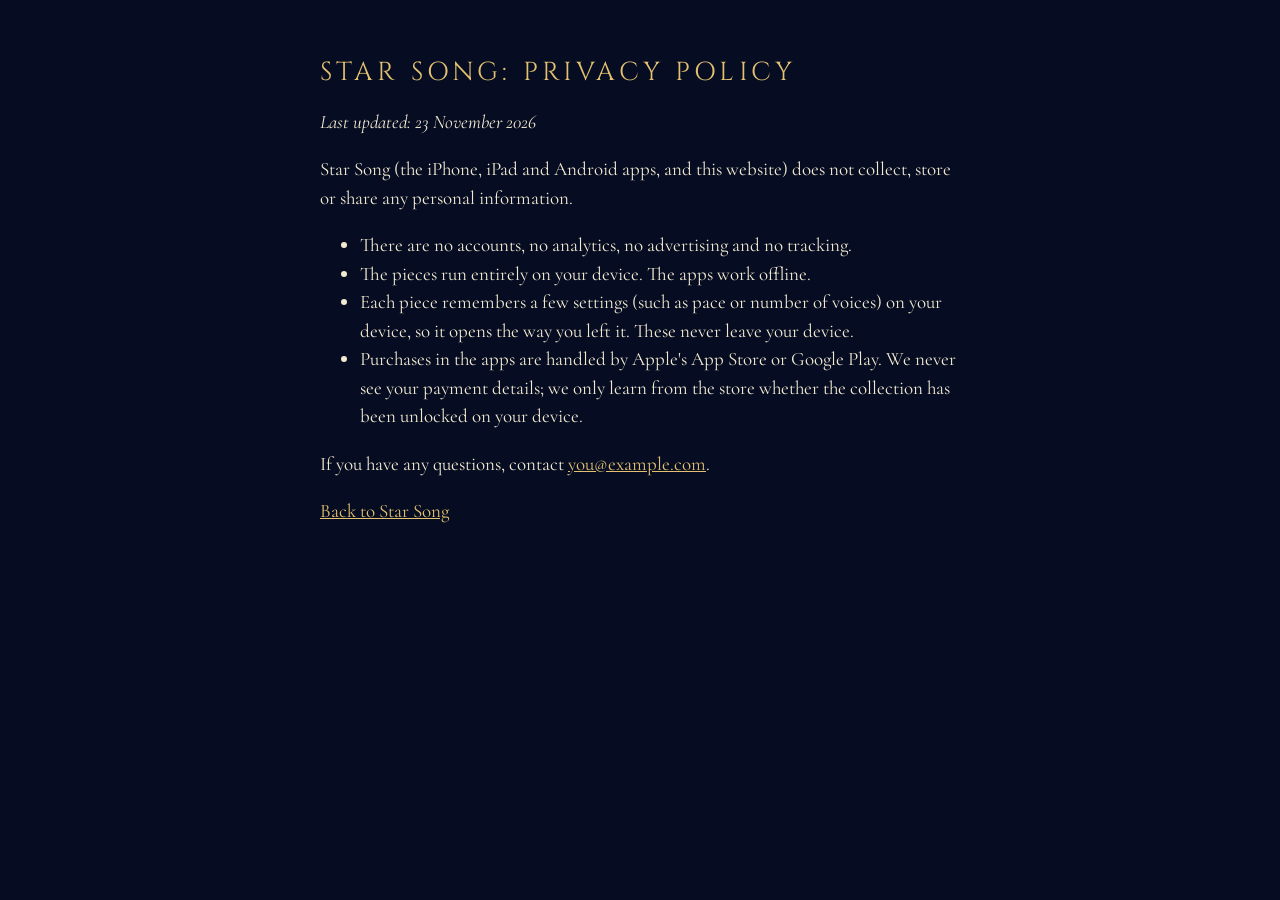
<file: Web/privacy.html>
<!DOCTYPE html>
<html lang="en">
<head>
<meta charset="utf-8">
<meta name="viewport" content="width=device-width, initial-scale=1, viewport-fit=cover">
<title>Star Song: Privacy Policy</title>
<link rel="stylesheet" href="fonts/fonts.css">
<style>
body{margin:0;background:#060d22;color:#f3ead2;font:19px/1.5 "Cormorant Garamond",Georgia,serif;padding:40px 22px}
main{max-width:640px;margin:0 auto}
h1{font:400 26px/1.2 "Cinzel",serif;letter-spacing:.16em;text-transform:uppercase;color:#e3c170}
a{color:#e3c170}
</style>
</head>
<body>
<main>
<h1>Star Song: Privacy Policy</h1>
<p><em>Last updated: 23 November 2026</em></p>
<p>Star Song (the iPhone, iPad and Android apps, and this website) does not collect, store or share any personal information.</p>
<ul>
<li>There are no accounts, no analytics, no advertising and no tracking.</li>
<li>The pieces run entirely on your device. The apps work offline.</li>
<li>Each piece remembers a few settings (such as pace or number of voices) on your device, so it opens the way you left it. These never leave your device.</li>
<li>Purchases in the apps are handled by Apple's App Store or Google Play. We never see your payment details; we only learn from the store whether the collection has been unlocked on your device.</li>
</ul>
<p>If you have any questions, contact <a href="mailto:you@example.com">you@example.com</a>.</p>
<p><a href="index.html">Back to Star Song</a></p>
</main>
</body>
</html>
</file>
<file: Web/fonts/fonts.css>
/* All fonts are under the SIL Open Font License (see the OFL-*.txt files) */
@font-face{font-family:"Bodoni Moda";font-style:normal;font-weight:500;font-display:swap;src:url(bodoni-moda-latin-500-normal.woff2) format("woff2")}
@font-face{font-family:"Cinzel";font-style:normal;font-weight:400;font-display:swap;src:url(cinzel-latin-400-normal.woff2) format("woff2")}
@font-face{font-family:"Cinzel";font-style:normal;font-weight:600;font-display:swap;src:url(cinzel-latin-600-normal.woff2) format("woff2")}
@font-face{font-family:"Cormorant Garamond";font-style:italic;font-weight:300;font-display:swap;src:url(cormorant-garamond-latin-300-italic.woff2) format("woff2")}
@font-face{font-family:"Cormorant Garamond";font-style:italic;font-weight:400;font-display:swap;src:url(cormorant-garamond-latin-400-italic.woff2) format("woff2")}
@font-face{font-family:"Cormorant Garamond";font-style:italic;font-weight:500;font-display:swap;src:url(cormorant-garamond-latin-500-italic.woff2) format("woff2")}
@font-face{font-family:"Cormorant Garamond";font-style:normal;font-weight:300;font-display:swap;src:url(cormorant-garamond-latin-300-normal.woff2) format("woff2")}
@font-face{font-family:"Cormorant Garamond";font-style:normal;font-weight:400;font-display:swap;src:url(cormorant-garamond-latin-400-normal.woff2) format("woff2")}
@font-face{font-family:"Cormorant Garamond";font-style:normal;font-weight:500;font-display:swap;src:url(cormorant-garamond-latin-500-normal.woff2) format("woff2")}
@font-face{font-family:"DM Mono";font-style:normal;font-weight:300;font-display:swap;src:url(dm-mono-latin-300-normal.woff2) format("woff2")}
@font-face{font-family:"DM Mono";font-style:normal;font-weight:400;font-display:swap;src:url(dm-mono-latin-400-normal.woff2) format("woff2")}
@font-face{font-family:"DM Sans";font-style:normal;font-weight:300;font-display:swap;src:url(dm-sans-latin-300-normal.woff2) format("woff2")}
@font-face{font-family:"DM Sans";font-style:normal;font-weight:400;font-display:swap;src:url(dm-sans-latin-400-normal.woff2) format("woff2")}
@font-face{font-family:"DM Sans";font-style:normal;font-weight:500;font-display:swap;src:url(dm-sans-latin-500-normal.woff2) format("woff2")}
@font-face{font-family:"Fraunces";font-style:italic;font-weight:300;font-display:swap;src:url(fraunces-latin-300-italic.woff2) format("woff2")}
@font-face{font-family:"Fraunces";font-style:italic;font-weight:400;font-display:swap;src:url(fraunces-latin-400-italic.woff2) format("woff2")}
@font-face{font-family:"Fraunces";font-style:normal;font-weight:300;font-display:swap;src:url(fraunces-latin-300-normal.woff2) format("woff2")}
@font-face{font-family:"Fraunces";font-style:normal;font-weight:400;font-display:swap;src:url(fraunces-latin-400-normal.woff2) format("woff2")}
@font-face{font-family:"IM Fell English";font-style:italic;font-weight:400;font-display:swap;src:url(im-fell-english-latin-400-italic.woff2) format("woff2")}
@font-face{font-family:"IM Fell English";font-style:normal;font-weight:400;font-display:swap;src:url(im-fell-english-latin-400-normal.woff2) format("woff2")}
@font-face{font-family:"IM Fell English SC";font-style:normal;font-weight:400;font-display:swap;src:url(im-fell-english-sc-latin-400-normal.woff2) format("woff2")}
@font-face{font-family:"JetBrains Mono";font-style:normal;font-weight:300;font-display:swap;src:url(jetbrains-mono-latin-300-normal.woff2) format("woff2")}
@font-face{font-family:"JetBrains Mono";font-style:normal;font-weight:400;font-display:swap;src:url(jetbrains-mono-latin-400-normal.woff2) format("woff2")}
@font-face{font-family:"JetBrains Mono";font-style:normal;font-weight:500;font-display:swap;src:url(jetbrains-mono-latin-500-normal.woff2) format("woff2")}
@font-face{font-family:"JetBrains Mono";font-style:normal;font-weight:700;font-display:swap;src:url(jetbrains-mono-latin-700-normal.woff2) format("woff2")}
@font-face{font-family:"Jost";font-style:normal;font-weight:400;font-display:swap;src:url(jost-latin-400-normal.woff2) format("woff2")}
@font-face{font-family:"Jost";font-style:normal;font-weight:500;font-display:swap;src:url(jost-latin-500-normal.woff2) format("woff2")}
@font-face{font-family:"Martian Mono";font-style:normal;font-weight:300;font-display:swap;src:url(martian-mono-latin-300-normal.woff2) format("woff2")}
@font-face{font-family:"Martian Mono";font-style:normal;font-weight:400;font-display:swap;src:url(martian-mono-latin-400-normal.woff2) format("woff2")}
@font-face{font-family:"Martian Mono";font-style:normal;font-weight:600;font-display:swap;src:url(martian-mono-latin-600-normal.woff2) format("woff2")}
@font-face{font-family:"Old Standard TT";font-style:italic;font-weight:400;font-display:swap;src:url(old-standard-tt-latin-400-italic.woff2) format("woff2")}
@font-face{font-family:"Old Standard TT";font-style:normal;font-weight:400;font-display:swap;src:url(old-standard-tt-latin-400-normal.woff2) format("woff2")}
@font-face{font-family:"Old Standard TT";font-style:normal;font-weight:700;font-display:swap;src:url(old-standard-tt-latin-700-normal.woff2) format("woff2")}
</file>
